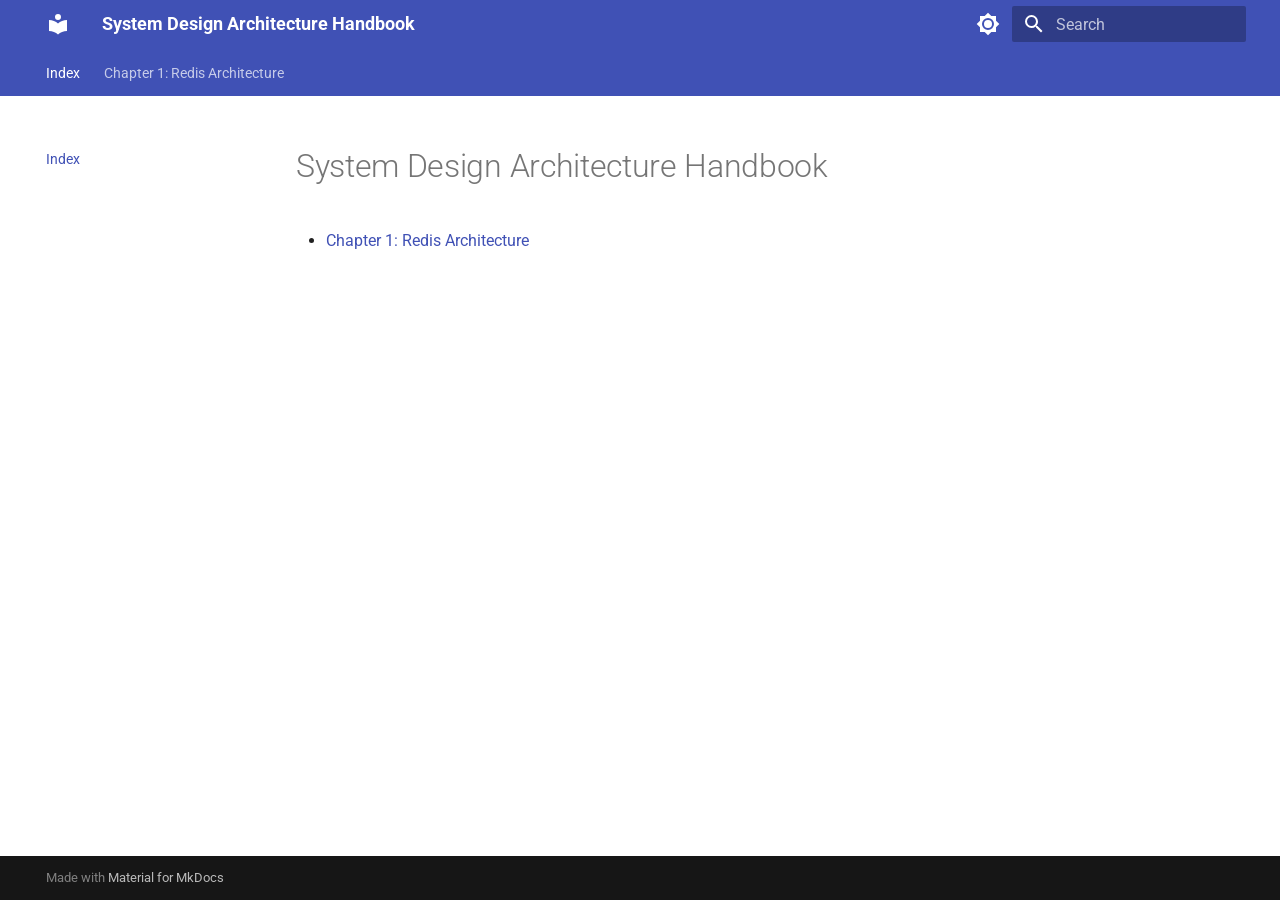
<file: index.html>
<!doctype html>
<html lang="en" class="no-js">
  <head>
    
      <meta charset="utf-8">
      <meta name="viewport" content="width=device-width,initial-scale=1">
      
      
      
      
      
        <link rel="next" href="chapter_1_redis_architecture/">
      
      
        
      
      
      <link rel="icon" href="assets/images/favicon.png">
      <meta name="generator" content="mkdocs-1.6.1, mkdocs-material-9.7.6">
    
    
      
        <title>System Design Architecture Handbook</title>
      
    
    
      <link rel="stylesheet" href="assets/stylesheets/main.484c7ddc.min.css">
      
        
        <link rel="stylesheet" href="assets/stylesheets/palette.ab4e12ef.min.css">
      
      


    
    
      
    
    
      
        
        
        <link rel="preconnect" href="https://fonts.gstatic.com" crossorigin>
        <link rel="stylesheet" href="https://fonts.googleapis.com/css?family=Roboto:300,300i,400,400i,700,700i%7CRoboto+Mono:400,400i,700,700i&display=fallback">
        <style>:root{--md-text-font:"Roboto";--md-code-font:"Roboto Mono"}</style>
      
    
    
    <script>__md_scope=new URL(".",location),__md_hash=e=>[...e].reduce(((e,_)=>(e<<5)-e+_.charCodeAt(0)),0),__md_get=(e,_=localStorage,t=__md_scope)=>JSON.parse(_.getItem(t.pathname+"."+e)),__md_set=(e,_,t=localStorage,a=__md_scope)=>{try{t.setItem(a.pathname+"."+e,JSON.stringify(_))}catch(e){}}</script>
    
      

    
    
  </head>
  
  
    
    
      
    
    
    
    
    <body dir="ltr" data-md-color-scheme="default" data-md-color-primary="indigo" data-md-color-accent="indigo">
  
    
    <input class="md-toggle" data-md-toggle="drawer" type="checkbox" id="__drawer" autocomplete="off">
    <input class="md-toggle" data-md-toggle="search" type="checkbox" id="__search" autocomplete="off">
    <label class="md-overlay" for="__drawer"></label>
    <div data-md-component="skip">
      
        
        <a href="#system-design-architecture-handbook" class="md-skip">
          Skip to content
        </a>
      
    </div>
    <div data-md-component="announce">
      
    </div>
    
    
      

<header class="md-header" data-md-component="header">
  <nav class="md-header__inner md-grid" aria-label="Header">
    <a href="." title="System Design Architecture Handbook" class="md-header__button md-logo" aria-label="System Design Architecture Handbook" data-md-component="logo">
      
  
  <svg xmlns="http://www.w3.org/2000/svg" viewBox="0 0 24 24"><path d="M12 8a3 3 0 0 0 3-3 3 3 0 0 0-3-3 3 3 0 0 0-3 3 3 3 0 0 0 3 3m0 3.54C9.64 9.35 6.5 8 3 8v11c3.5 0 6.64 1.35 9 3.54 2.36-2.19 5.5-3.54 9-3.54V8c-3.5 0-6.64 1.35-9 3.54"/></svg>

    </a>
    <label class="md-header__button md-icon" for="__drawer">
      
      <svg xmlns="http://www.w3.org/2000/svg" viewBox="0 0 24 24"><path d="M3 6h18v2H3zm0 5h18v2H3zm0 5h18v2H3z"/></svg>
    </label>
    <div class="md-header__title" data-md-component="header-title">
      <div class="md-header__ellipsis">
        <div class="md-header__topic">
          <span class="md-ellipsis">
            System Design Architecture Handbook
          </span>
        </div>
        <div class="md-header__topic" data-md-component="header-topic">
          <span class="md-ellipsis">
            
              Index
            
          </span>
        </div>
      </div>
    </div>
    
      
        <form class="md-header__option" data-md-component="palette">
  
    
    
    
    <input class="md-option" data-md-color-media="" data-md-color-scheme="default" data-md-color-primary="indigo" data-md-color-accent="indigo"  aria-label="Switch to dark mode"  type="radio" name="__palette" id="__palette_0">
    
      <label class="md-header__button md-icon" title="Switch to dark mode" for="__palette_1" hidden>
        <svg xmlns="http://www.w3.org/2000/svg" viewBox="0 0 24 24"><path d="M12 8a4 4 0 0 0-4 4 4 4 0 0 0 4 4 4 4 0 0 0 4-4 4 4 0 0 0-4-4m0 10a6 6 0 0 1-6-6 6 6 0 0 1 6-6 6 6 0 0 1 6 6 6 6 0 0 1-6 6m8-9.31V4h-4.69L12 .69 8.69 4H4v4.69L.69 12 4 15.31V20h4.69L12 23.31 15.31 20H20v-4.69L23.31 12z"/></svg>
      </label>
    
  
    
    
    
    <input class="md-option" data-md-color-media="" data-md-color-scheme="slate" data-md-color-primary="indigo" data-md-color-accent="indigo"  aria-label="Switch to light mode"  type="radio" name="__palette" id="__palette_1">
    
      <label class="md-header__button md-icon" title="Switch to light mode" for="__palette_0" hidden>
        <svg xmlns="http://www.w3.org/2000/svg" viewBox="0 0 24 24"><path d="M12 18c-.89 0-1.74-.2-2.5-.55C11.56 16.5 13 14.42 13 12s-1.44-4.5-3.5-5.45C10.26 6.2 11.11 6 12 6a6 6 0 0 1 6 6 6 6 0 0 1-6 6m8-9.31V4h-4.69L12 .69 8.69 4H4v4.69L.69 12 4 15.31V20h4.69L12 23.31 15.31 20H20v-4.69L23.31 12z"/></svg>
      </label>
    
  
</form>
      
    
    
      <script>var palette=__md_get("__palette");if(palette&&palette.color){if("(prefers-color-scheme)"===palette.color.media){var media=matchMedia("(prefers-color-scheme: light)"),input=document.querySelector(media.matches?"[data-md-color-media='(prefers-color-scheme: light)']":"[data-md-color-media='(prefers-color-scheme: dark)']");palette.color.media=input.getAttribute("data-md-color-media"),palette.color.scheme=input.getAttribute("data-md-color-scheme"),palette.color.primary=input.getAttribute("data-md-color-primary"),palette.color.accent=input.getAttribute("data-md-color-accent")}for(var[key,value]of Object.entries(palette.color))document.body.setAttribute("data-md-color-"+key,value)}</script>
    
    
    
      
      
        <label class="md-header__button md-icon" for="__search">
          
          <svg xmlns="http://www.w3.org/2000/svg" viewBox="0 0 24 24"><path d="M9.5 3A6.5 6.5 0 0 1 16 9.5c0 1.61-.59 3.09-1.56 4.23l.27.27h.79l5 5-1.5 1.5-5-5v-.79l-.27-.27A6.52 6.52 0 0 1 9.5 16 6.5 6.5 0 0 1 3 9.5 6.5 6.5 0 0 1 9.5 3m0 2C7 5 5 7 5 9.5S7 14 9.5 14 14 12 14 9.5 12 5 9.5 5"/></svg>
        </label>
        <div class="md-search" data-md-component="search" role="dialog">
  <label class="md-search__overlay" for="__search"></label>
  <div class="md-search__inner" role="search">
    <form class="md-search__form" name="search">
      <input type="text" class="md-search__input" name="query" aria-label="Search" placeholder="Search" autocapitalize="off" autocorrect="off" autocomplete="off" spellcheck="false" data-md-component="search-query" required>
      <label class="md-search__icon md-icon" for="__search">
        
        <svg xmlns="http://www.w3.org/2000/svg" viewBox="0 0 24 24"><path d="M9.5 3A6.5 6.5 0 0 1 16 9.5c0 1.61-.59 3.09-1.56 4.23l.27.27h.79l5 5-1.5 1.5-5-5v-.79l-.27-.27A6.52 6.52 0 0 1 9.5 16 6.5 6.5 0 0 1 3 9.5 6.5 6.5 0 0 1 9.5 3m0 2C7 5 5 7 5 9.5S7 14 9.5 14 14 12 14 9.5 12 5 9.5 5"/></svg>
        
        <svg xmlns="http://www.w3.org/2000/svg" viewBox="0 0 24 24"><path d="M20 11v2H8l5.5 5.5-1.42 1.42L4.16 12l7.92-7.92L13.5 5.5 8 11z"/></svg>
      </label>
      <nav class="md-search__options" aria-label="Search">
        
        <button type="reset" class="md-search__icon md-icon" title="Clear" aria-label="Clear" tabindex="-1">
          
          <svg xmlns="http://www.w3.org/2000/svg" viewBox="0 0 24 24"><path d="M19 6.41 17.59 5 12 10.59 6.41 5 5 6.41 10.59 12 5 17.59 6.41 19 12 13.41 17.59 19 19 17.59 13.41 12z"/></svg>
        </button>
      </nav>
      
        <div class="md-search__suggest" data-md-component="search-suggest"></div>
      
    </form>
    <div class="md-search__output">
      <div class="md-search__scrollwrap" tabindex="0" data-md-scrollfix>
        <div class="md-search-result" data-md-component="search-result">
          <div class="md-search-result__meta">
            Initializing search
          </div>
          <ol class="md-search-result__list" role="presentation"></ol>
        </div>
      </div>
    </div>
  </div>
</div>
      
    
    
  </nav>
  
</header>
    
    <div class="md-container" data-md-component="container">
      
      
        
          
            
<nav class="md-tabs" aria-label="Tabs" data-md-component="tabs">
  <div class="md-grid">
    <ul class="md-tabs__list">
      
        
  
  
  
    
  
  
    <li class="md-tabs__item md-tabs__item--active">
      <a href="." class="md-tabs__link">
        
  
  
    
  
  Index

      </a>
    </li>
  

      
        
  
  
  
  
    <li class="md-tabs__item">
      <a href="chapter_1_redis_architecture/" class="md-tabs__link">
        
  
  
    
  
  Chapter 1: Redis Architecture

      </a>
    </li>
  

      
    </ul>
  </div>
</nav>
          
        
      
      <main class="md-main" data-md-component="main">
        <div class="md-main__inner md-grid">
          
            
              
              <div class="md-sidebar md-sidebar--primary" data-md-component="sidebar" data-md-type="navigation" >
                <div class="md-sidebar__scrollwrap">
                  <div class="md-sidebar__inner">
                    


  


  

<nav class="md-nav md-nav--primary md-nav--lifted md-nav--integrated" aria-label="Navigation" data-md-level="0">
  <label class="md-nav__title" for="__drawer">
    <a href="." title="System Design Architecture Handbook" class="md-nav__button md-logo" aria-label="System Design Architecture Handbook" data-md-component="logo">
      
  
  <svg xmlns="http://www.w3.org/2000/svg" viewBox="0 0 24 24"><path d="M12 8a3 3 0 0 0 3-3 3 3 0 0 0-3-3 3 3 0 0 0-3 3 3 3 0 0 0 3 3m0 3.54C9.64 9.35 6.5 8 3 8v11c3.5 0 6.64 1.35 9 3.54 2.36-2.19 5.5-3.54 9-3.54V8c-3.5 0-6.64 1.35-9 3.54"/></svg>

    </a>
    System Design Architecture Handbook
  </label>
  
  <ul class="md-nav__list" data-md-scrollfix>
    
      
      
  
  
    
  
  
  
    <li class="md-nav__item md-nav__item--active">
      
      <input class="md-nav__toggle md-toggle" type="checkbox" id="__toc">
      
      
        
      
      
      <a href="." class="md-nav__link md-nav__link--active">
        
  
  
  <span class="md-ellipsis">
    
  
    Index
  

    
  </span>
  
  

      </a>
      
    </li>
  

    
      
      
  
  
  
  
    <li class="md-nav__item">
      <a href="chapter_1_redis_architecture/" class="md-nav__link">
        
  
  
  <span class="md-ellipsis">
    
  
    Chapter 1: Redis Architecture
  

    
  </span>
  
  

      </a>
    </li>
  

    
  </ul>
</nav>
                  </div>
                </div>
              </div>
            
            
          
          
            <div class="md-content" data-md-component="content">
              
              <article class="md-content__inner md-typeset">
                
                  



<h1 id="system-design-architecture-handbook">System Design Architecture Handbook</h1>
<ul>
<li><a href="chapter_1_redis_architecture/">Chapter 1: Redis Architecture</a></li>
</ul>












                
              </article>
            </div>
          
          
<script>var target=document.getElementById(location.hash.slice(1));target&&target.name&&(target.checked=target.name.startsWith("__tabbed_"))</script>
        </div>
        
      </main>
      
        <footer class="md-footer">
  
  <div class="md-footer-meta md-typeset">
    <div class="md-footer-meta__inner md-grid">
      <div class="md-copyright">
  
  
    Made with
    <a href="https://squidfunk.github.io/mkdocs-material/" target="_blank" rel="noopener">
      Material for MkDocs
    </a>
  
</div>
      
    </div>
  </div>
</footer>
      
    </div>
    <div class="md-dialog" data-md-component="dialog">
      <div class="md-dialog__inner md-typeset"></div>
    </div>
    
    
    
      
      
      <script id="__config" type="application/json">{"annotate": null, "base": ".", "features": ["navigation.tabs", "navigation.sections", "toc.integrate", "search.suggest", "search.highlight", "content.code.copy", "content.code.annotate"], "search": "assets/javascripts/workers/search.2c215733.min.js", "tags": null, "translations": {"clipboard.copied": "Copied to clipboard", "clipboard.copy": "Copy to clipboard", "search.result.more.one": "1 more on this page", "search.result.more.other": "# more on this page", "search.result.none": "No matching documents", "search.result.one": "1 matching document", "search.result.other": "# matching documents", "search.result.placeholder": "Type to start searching", "search.result.term.missing": "Missing", "select.version": "Select version"}, "version": null}</script>
    
    
      <script src="assets/javascripts/bundle.79ae519e.min.js"></script>
      
    
  </body>
</html>
</file>
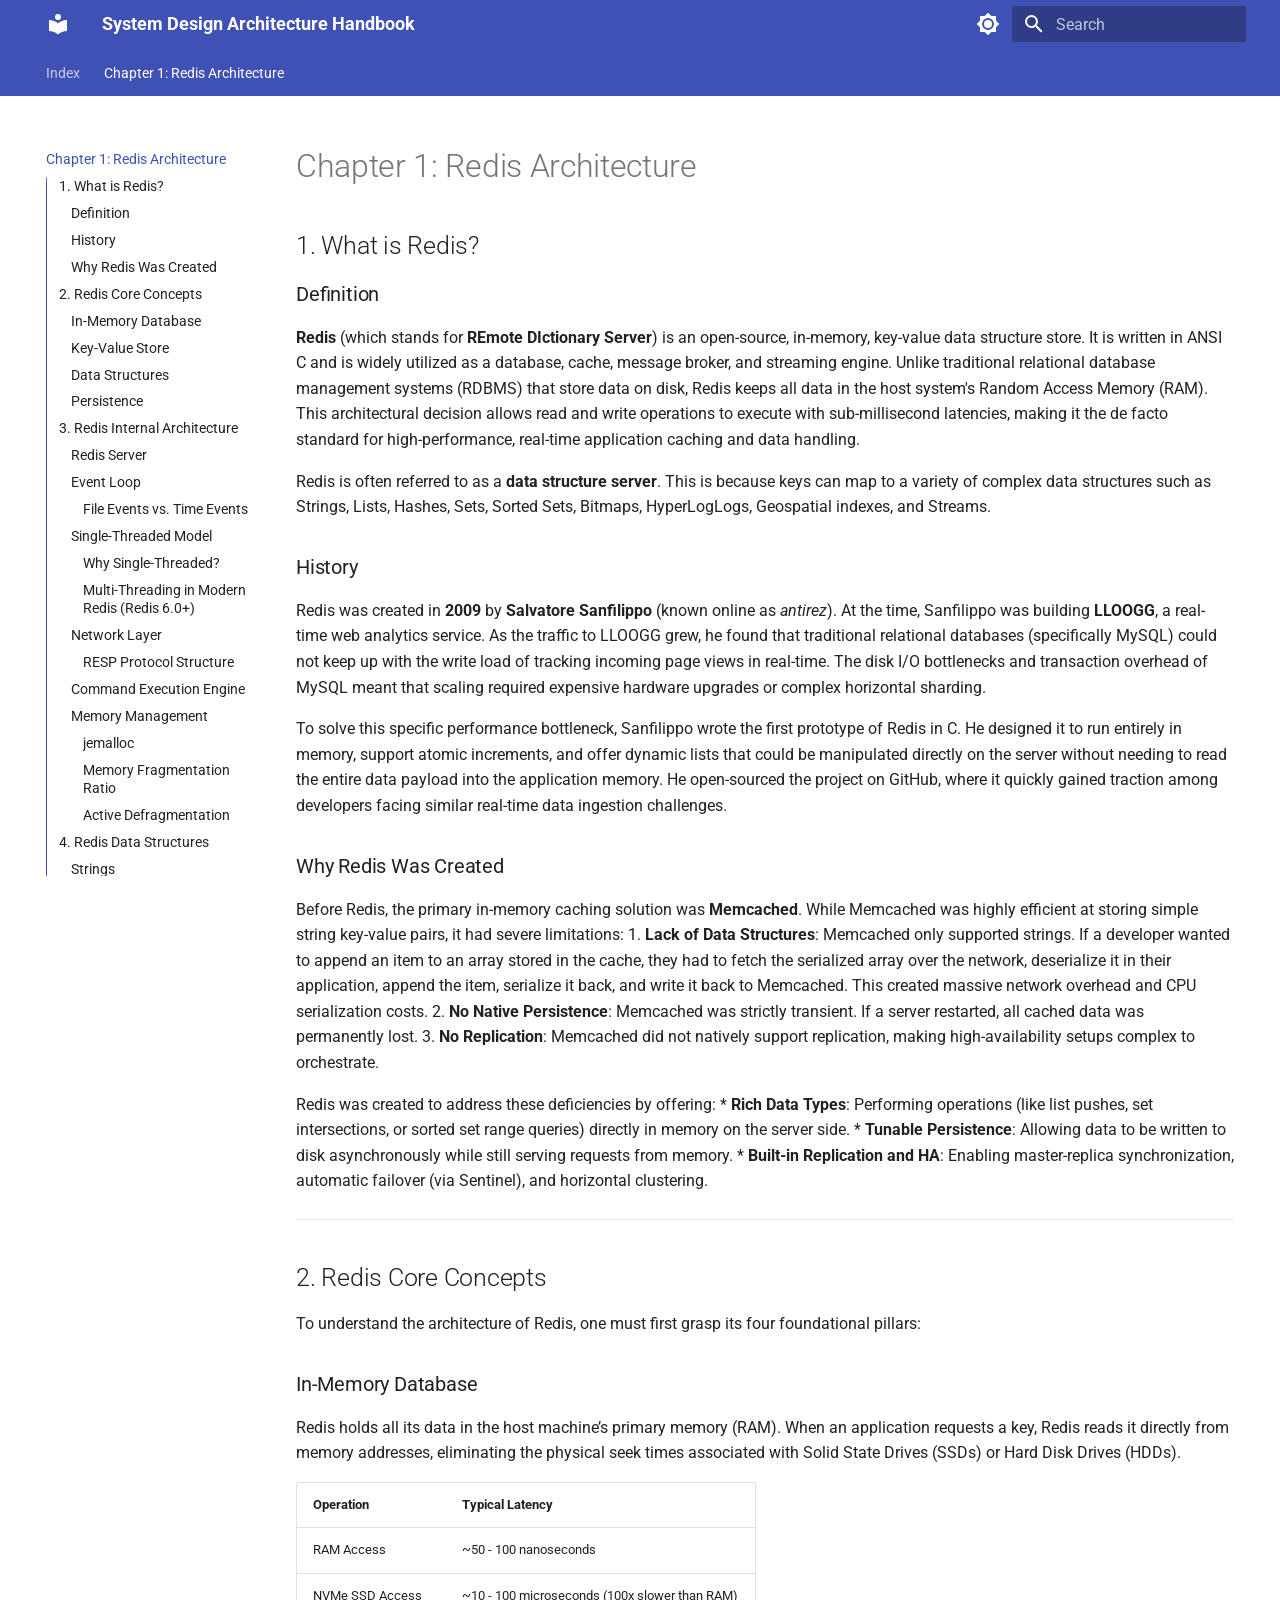
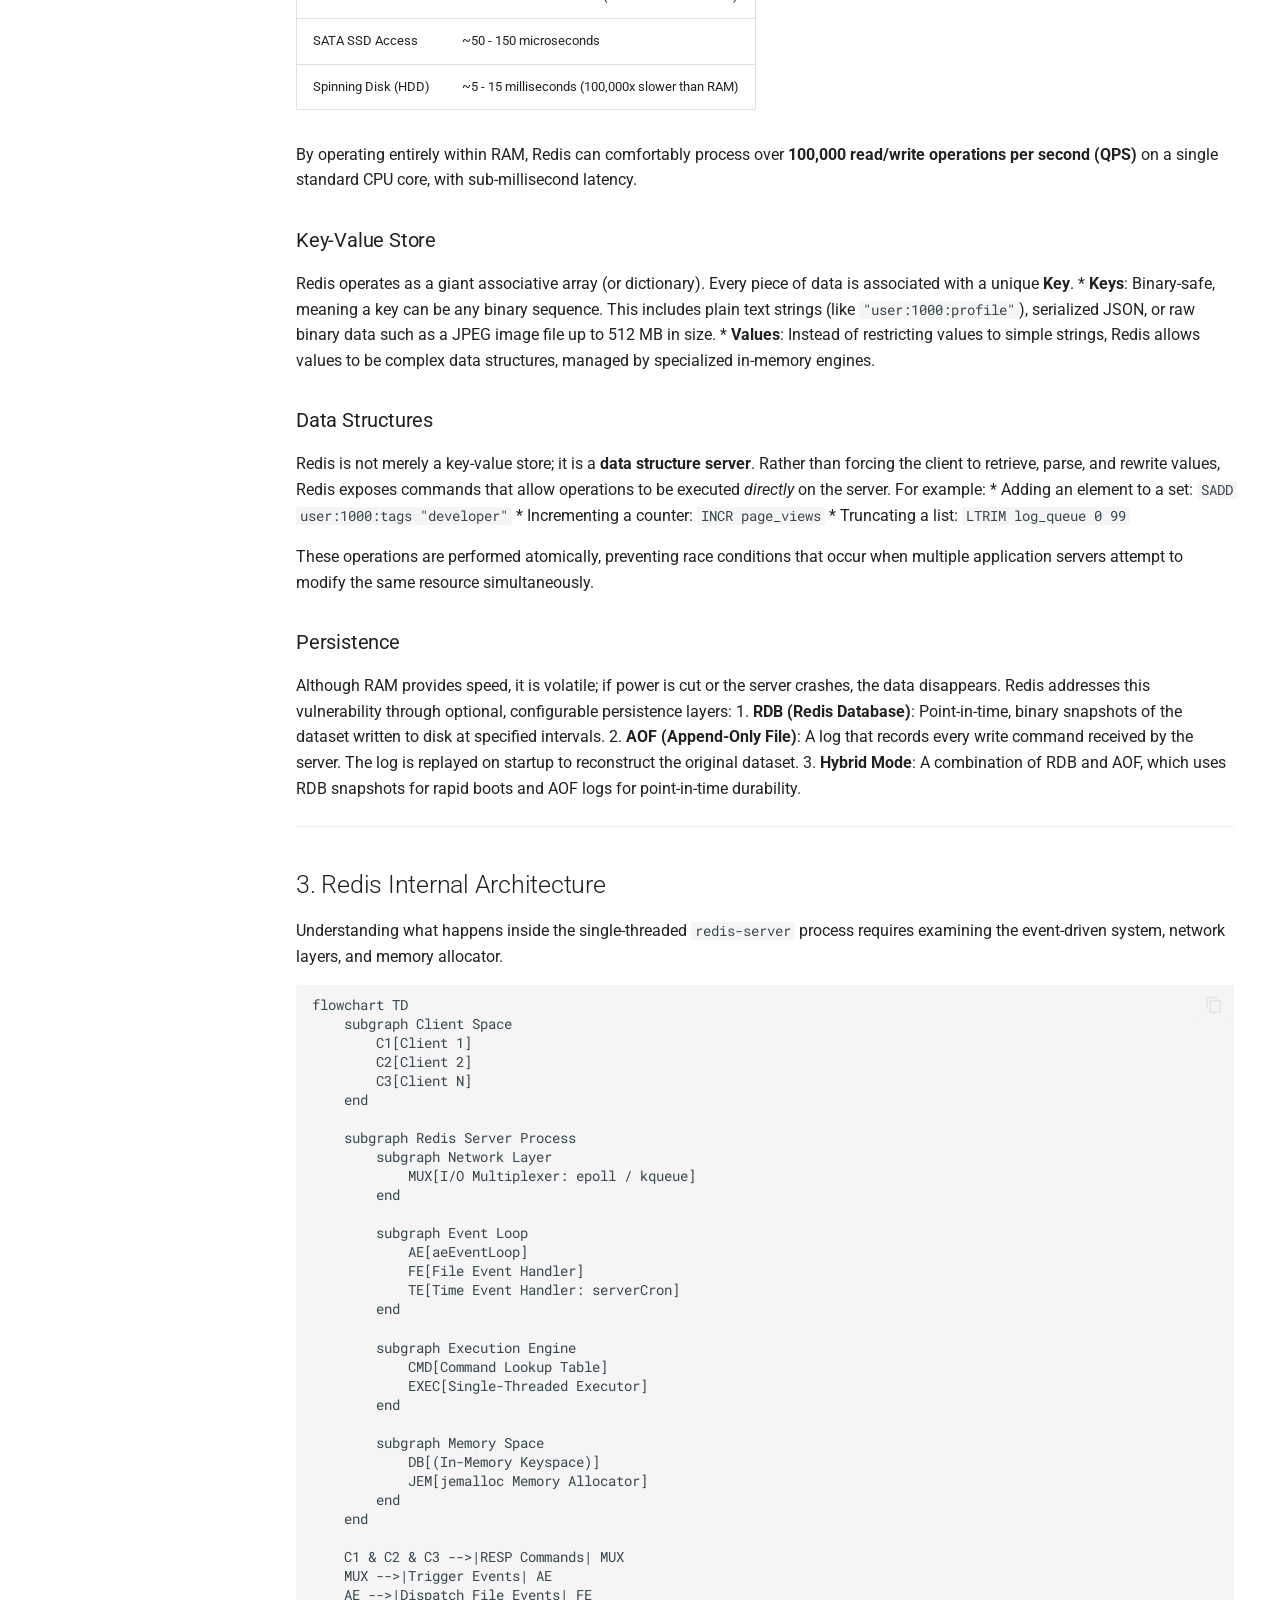
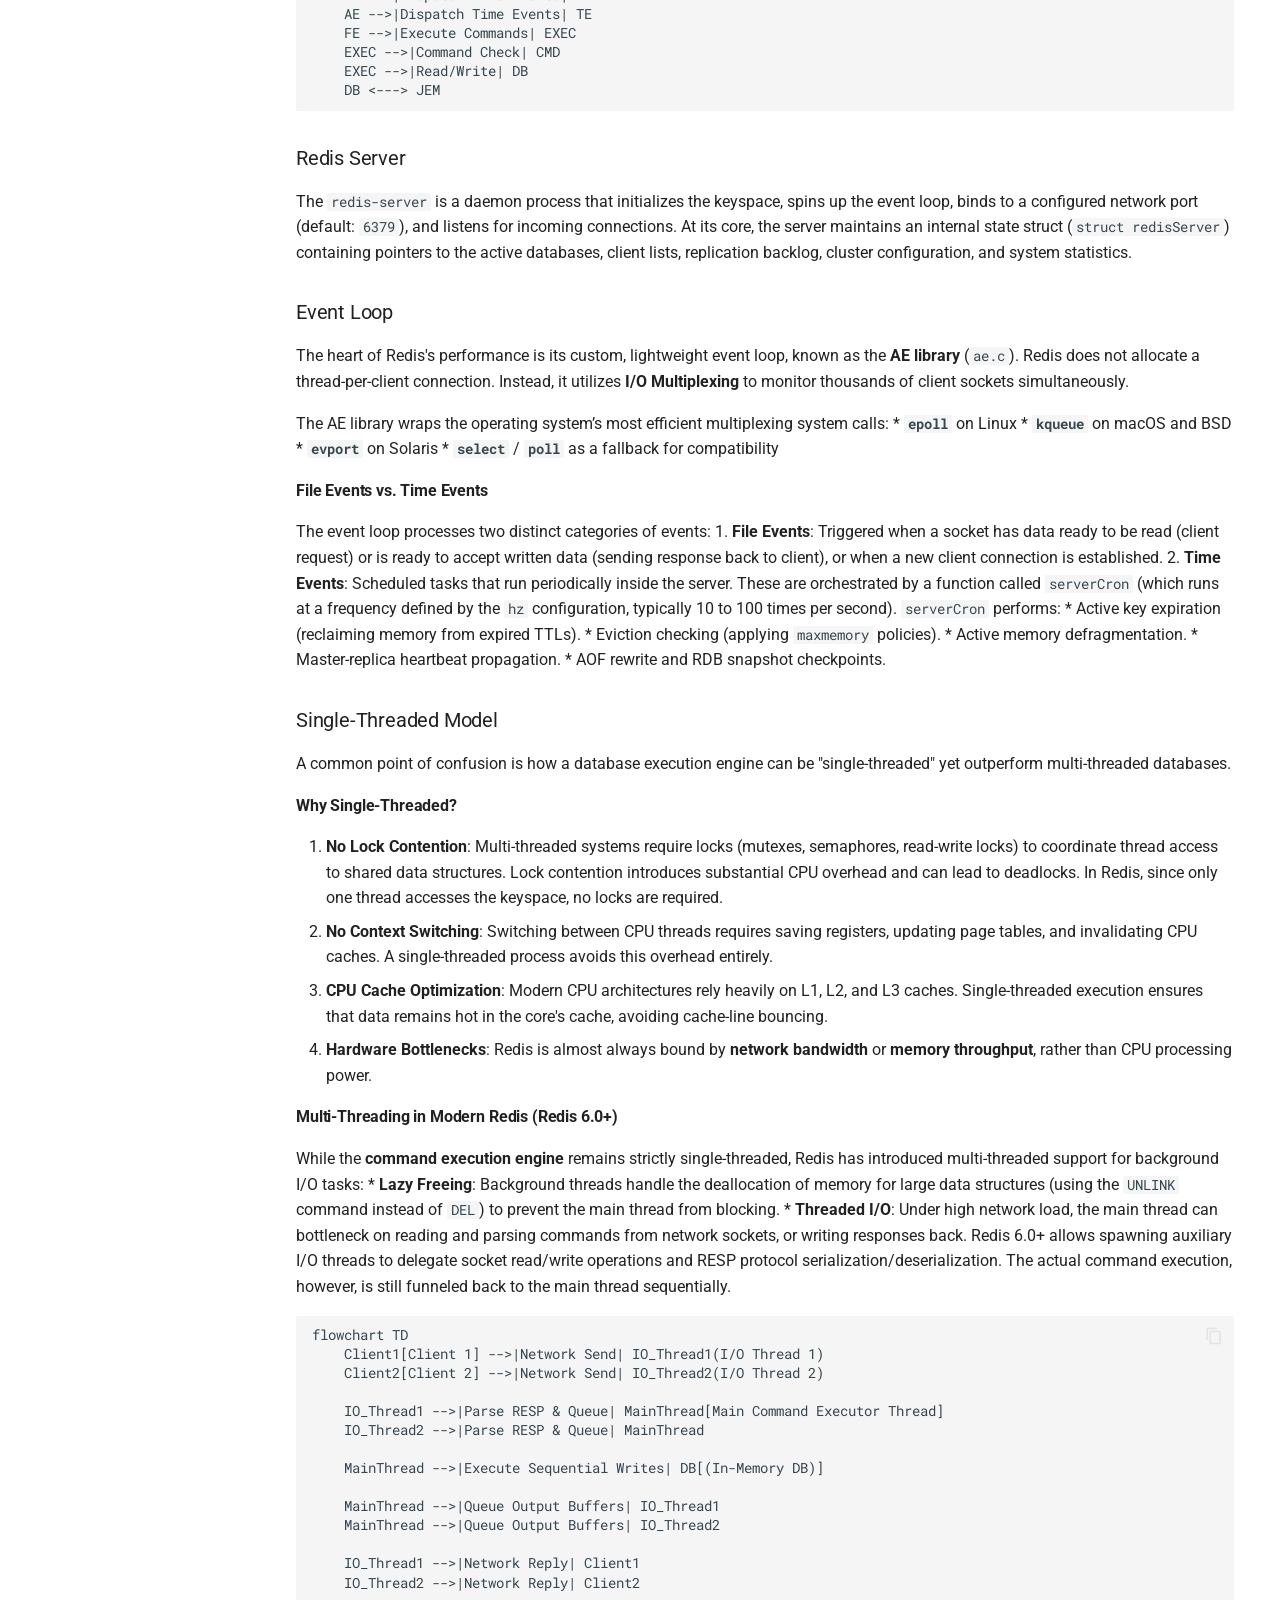
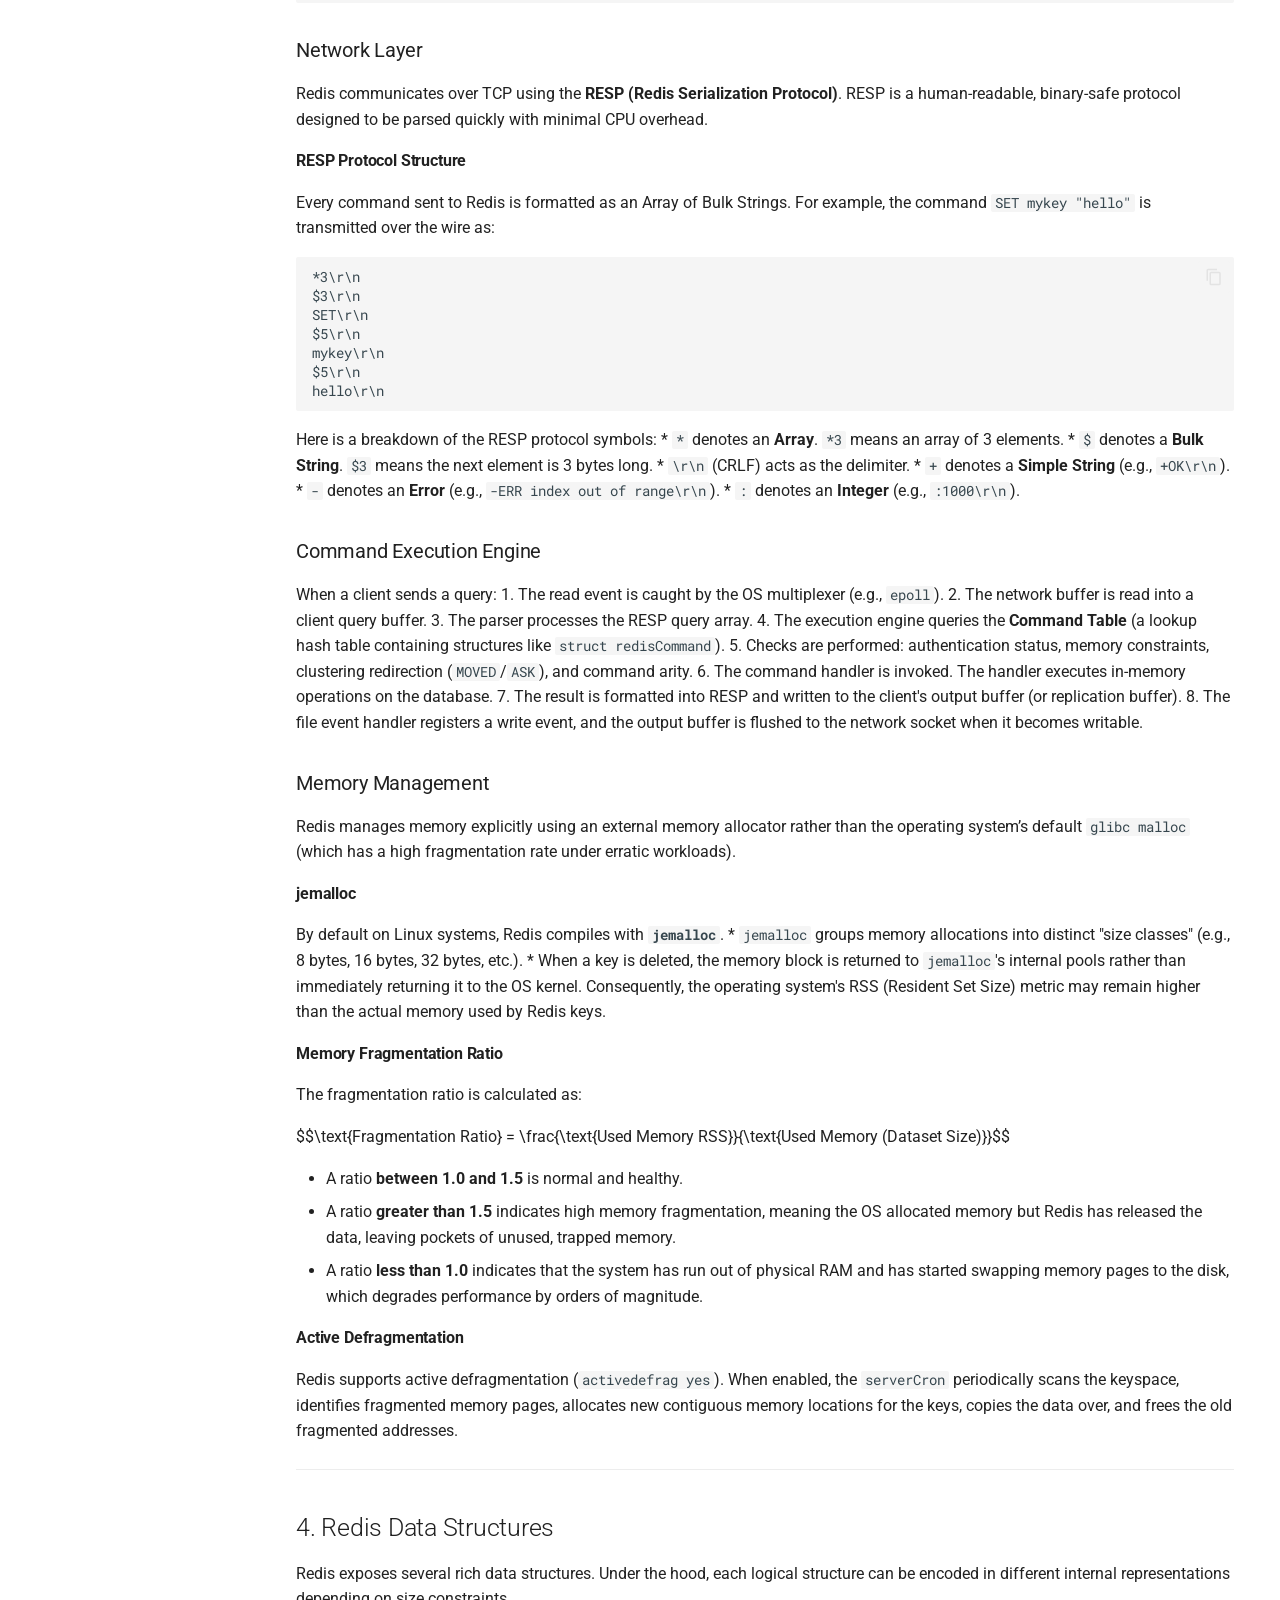
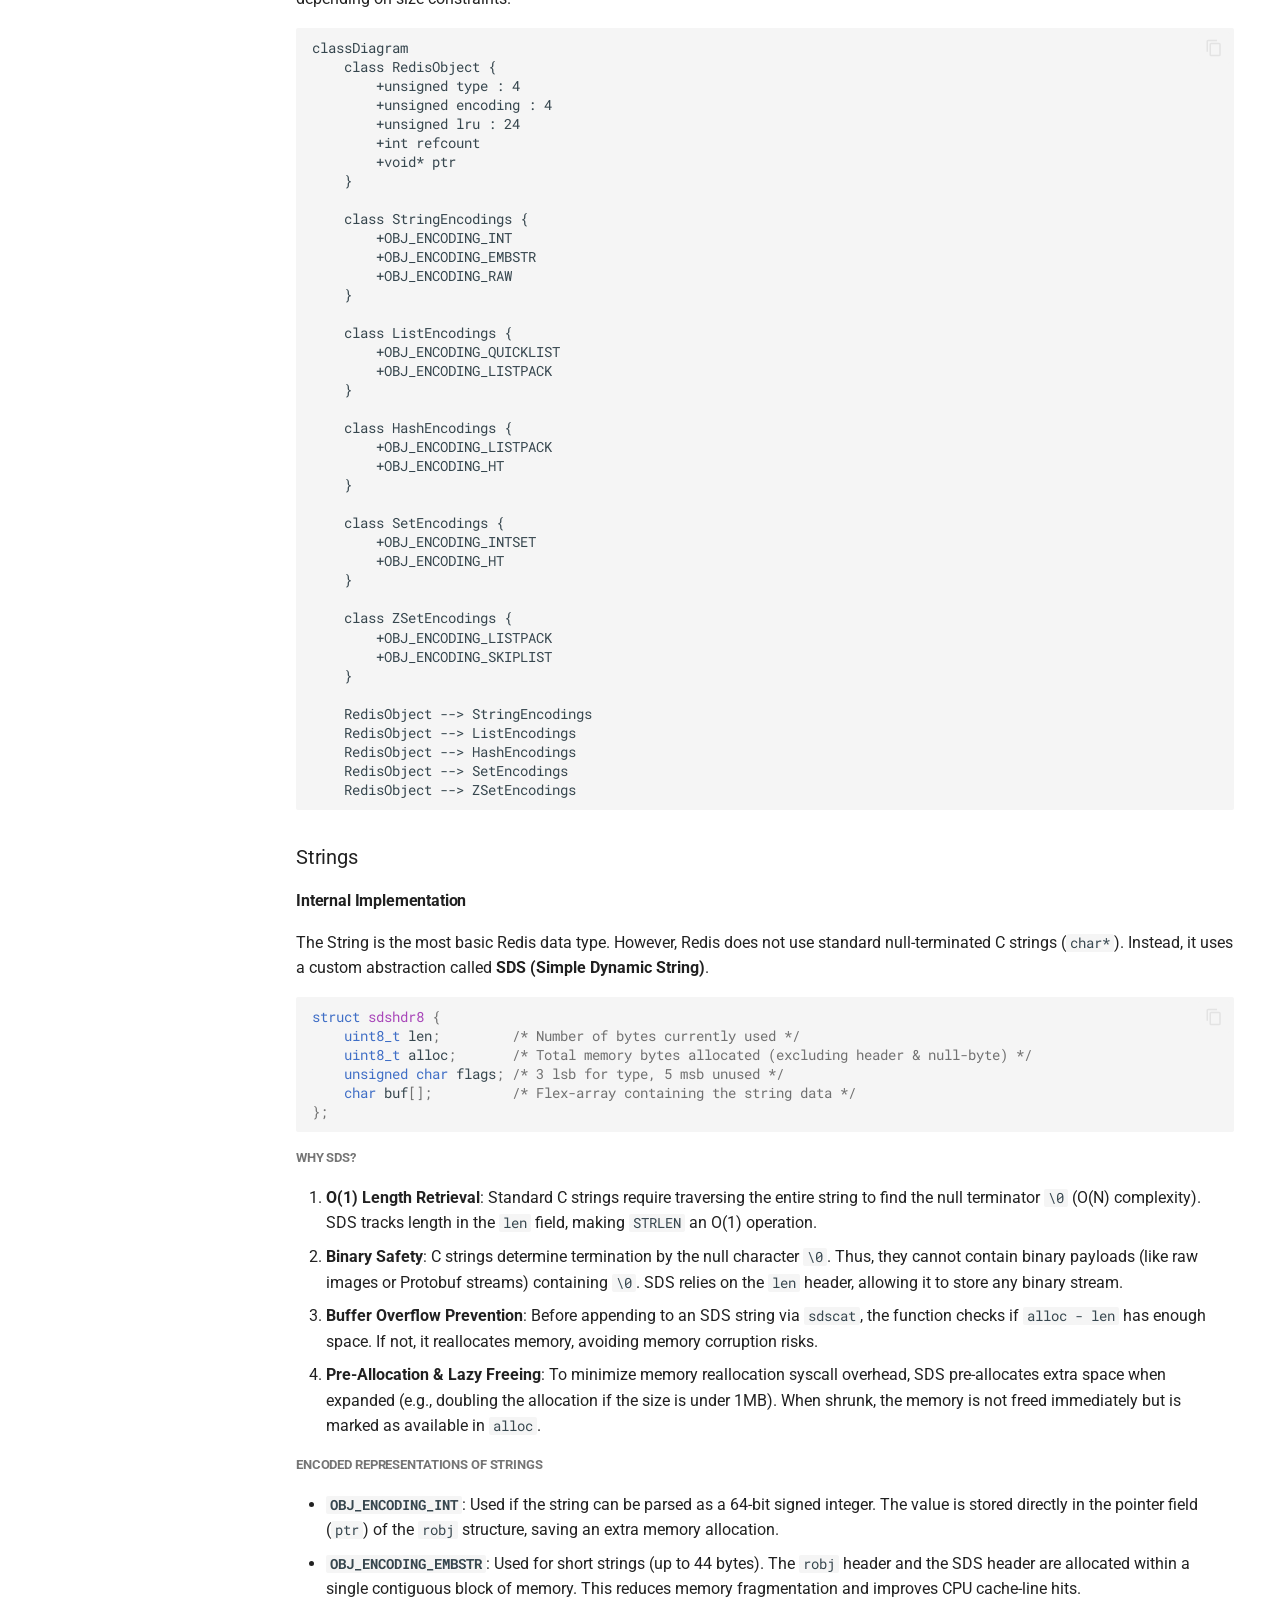
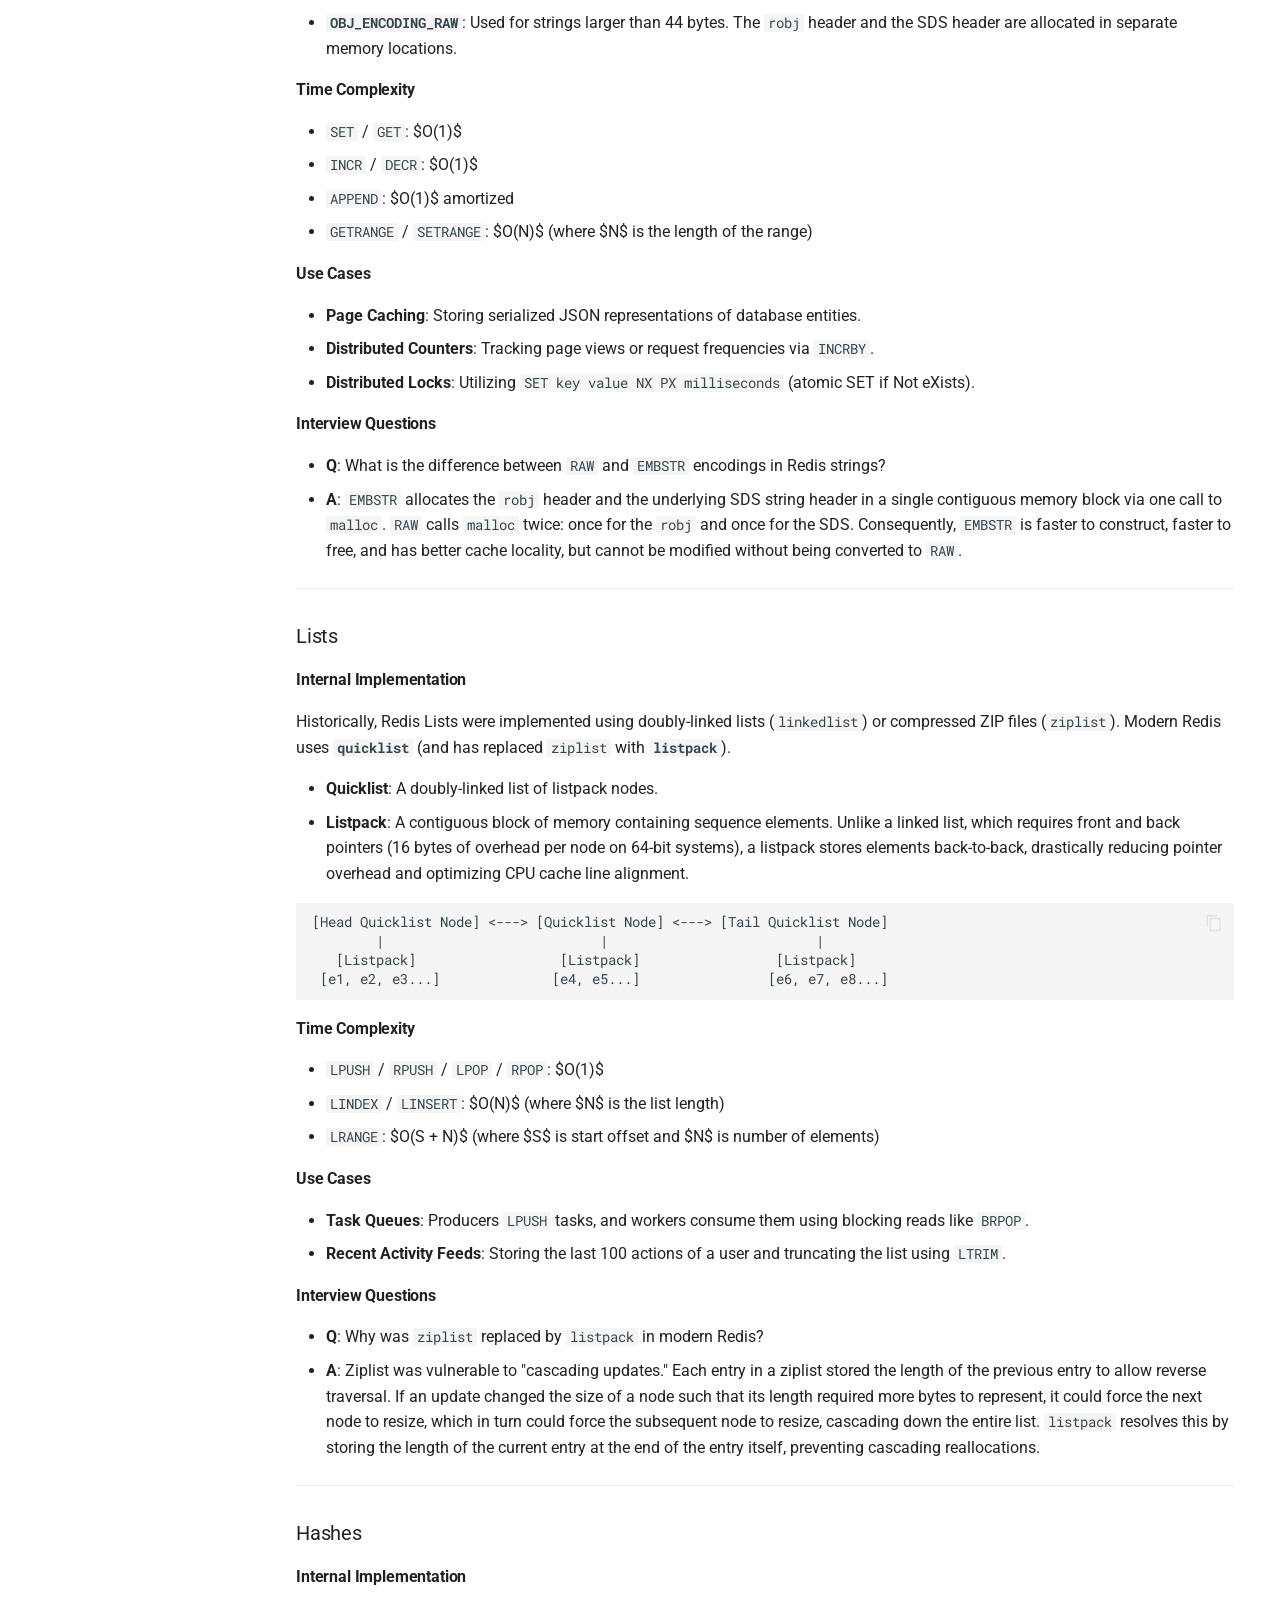
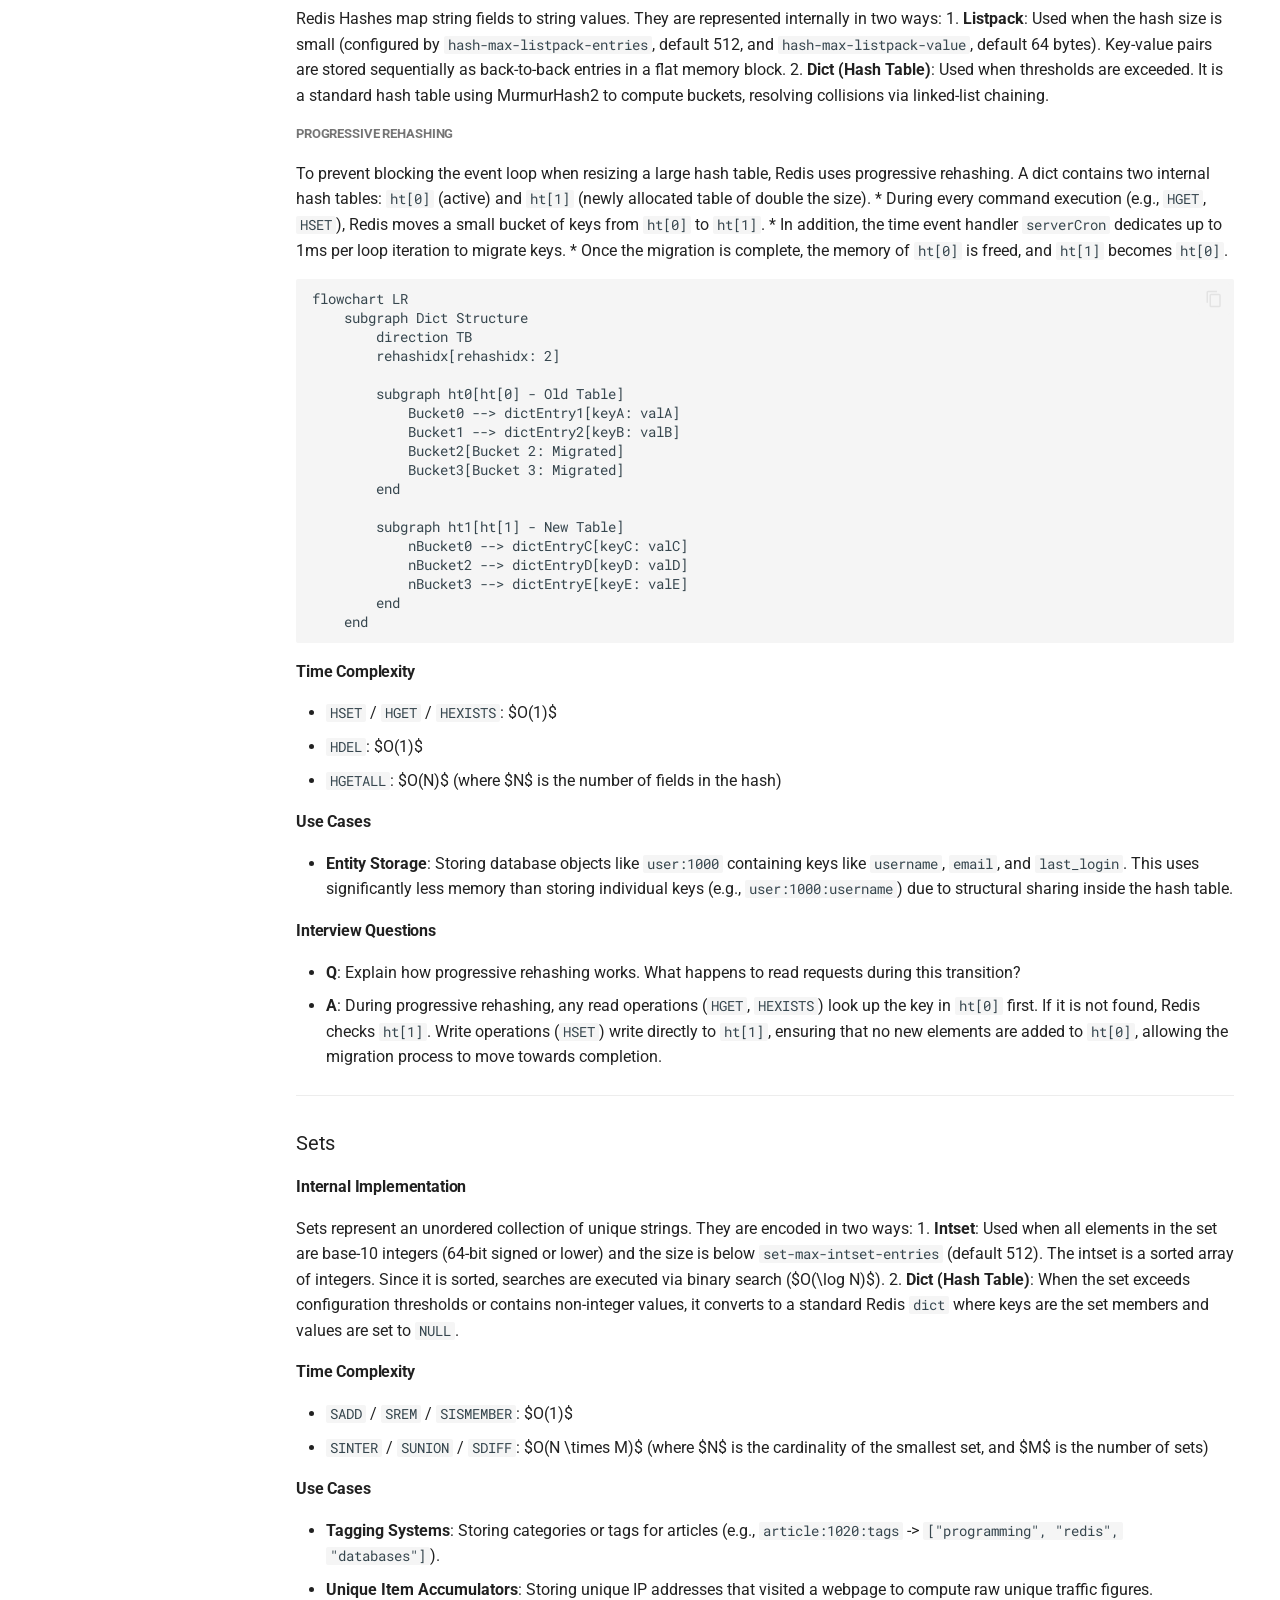
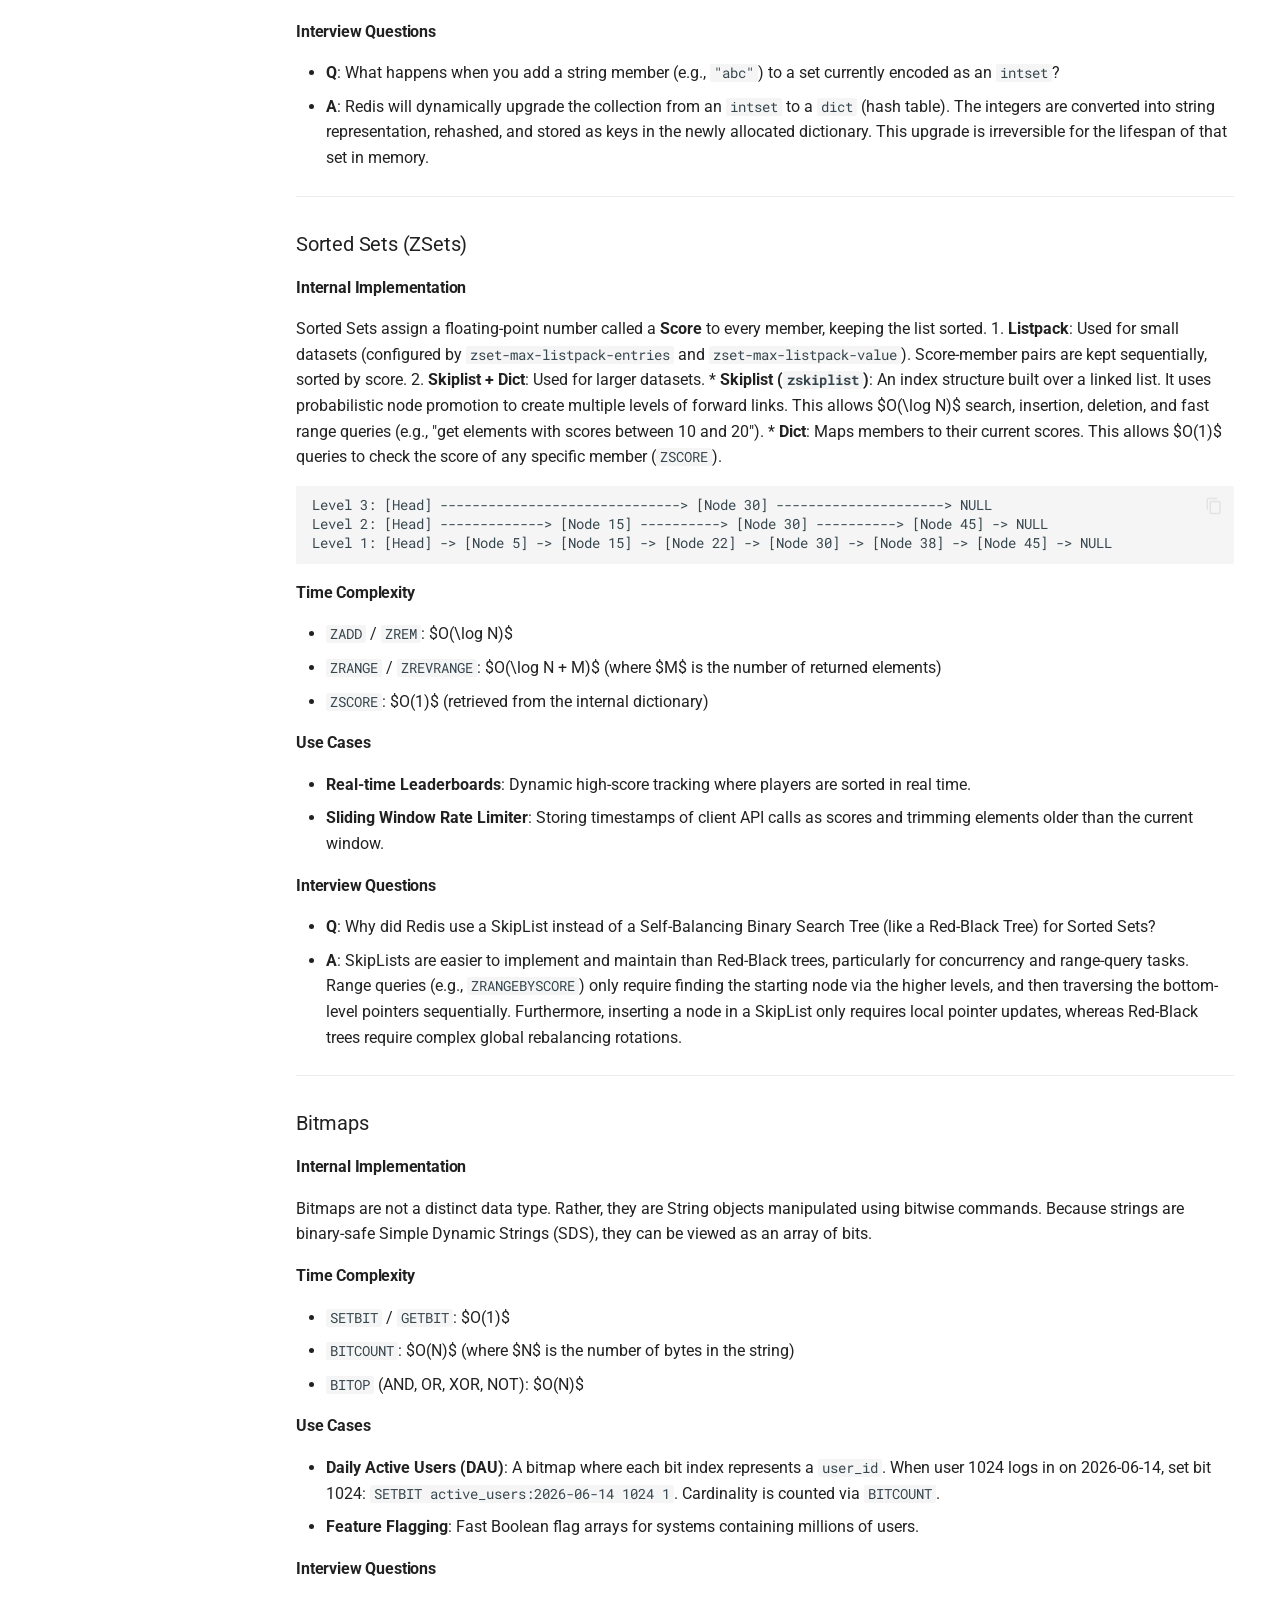
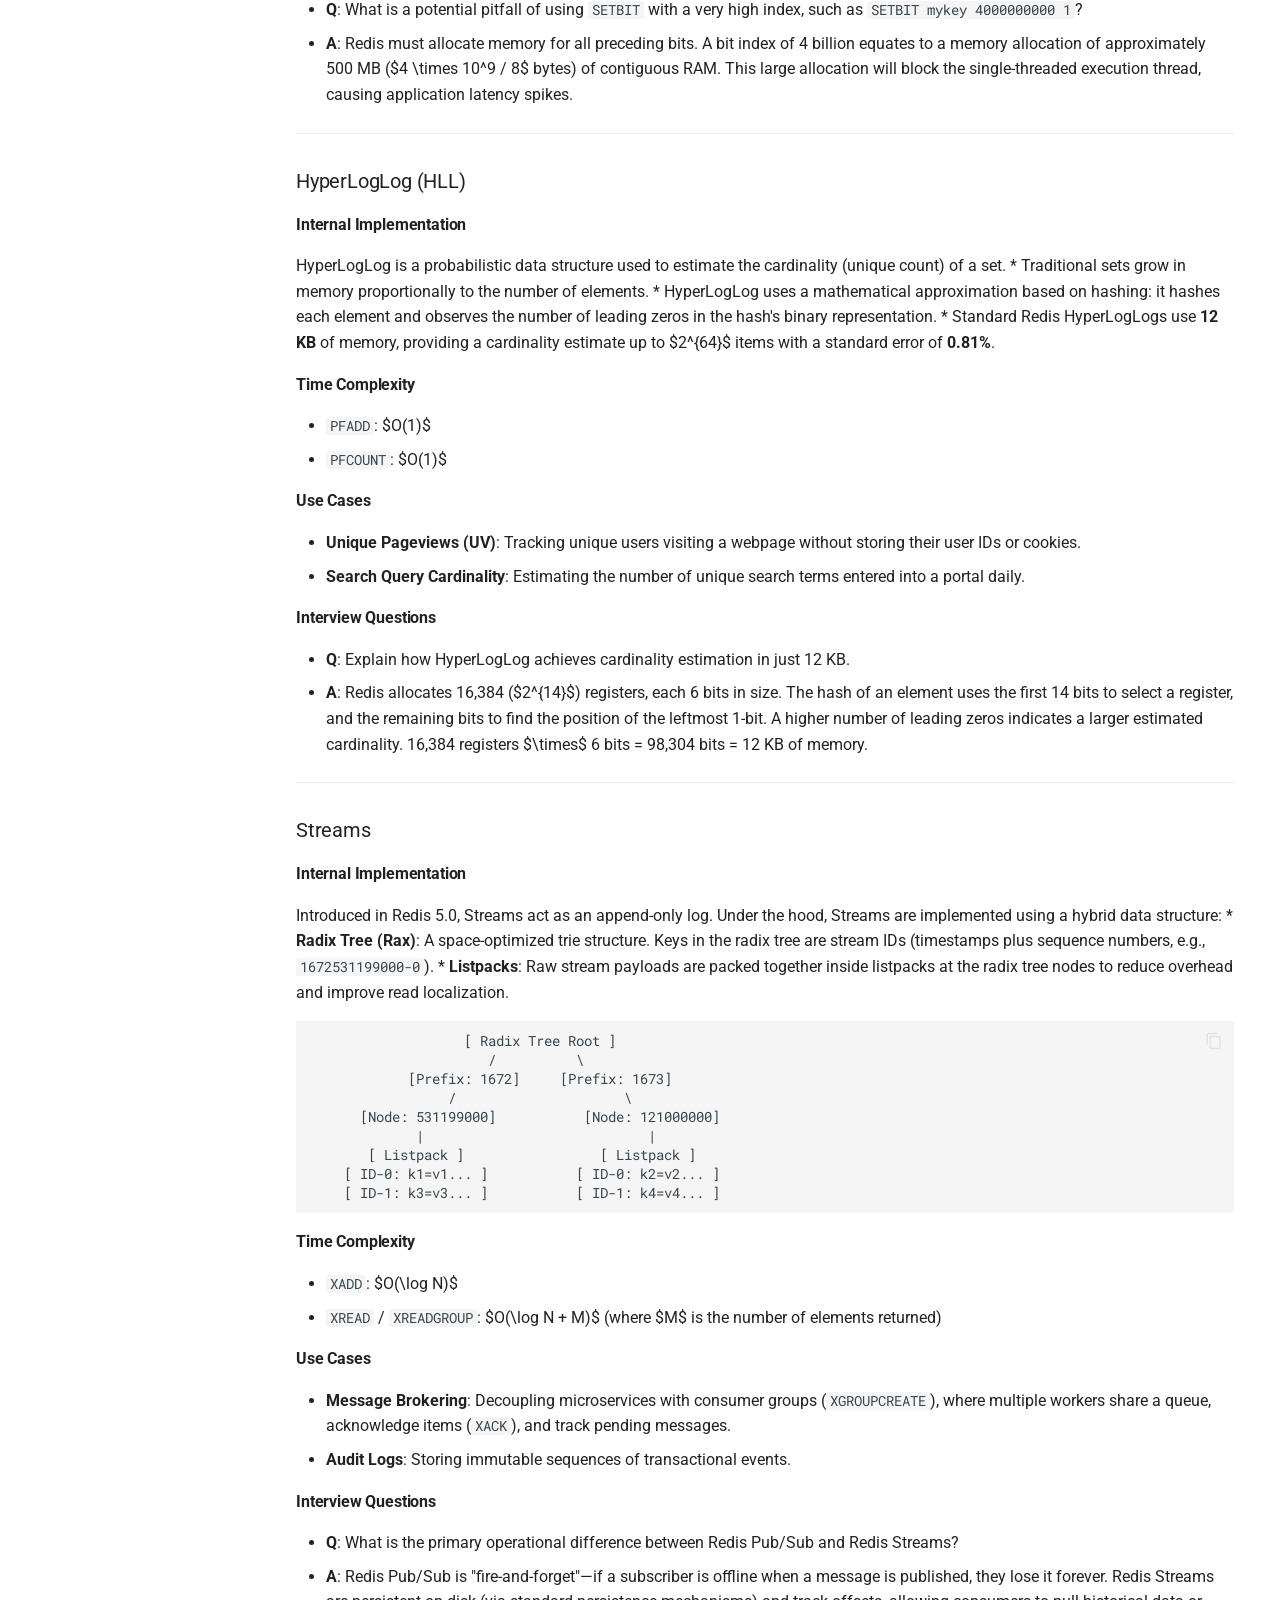
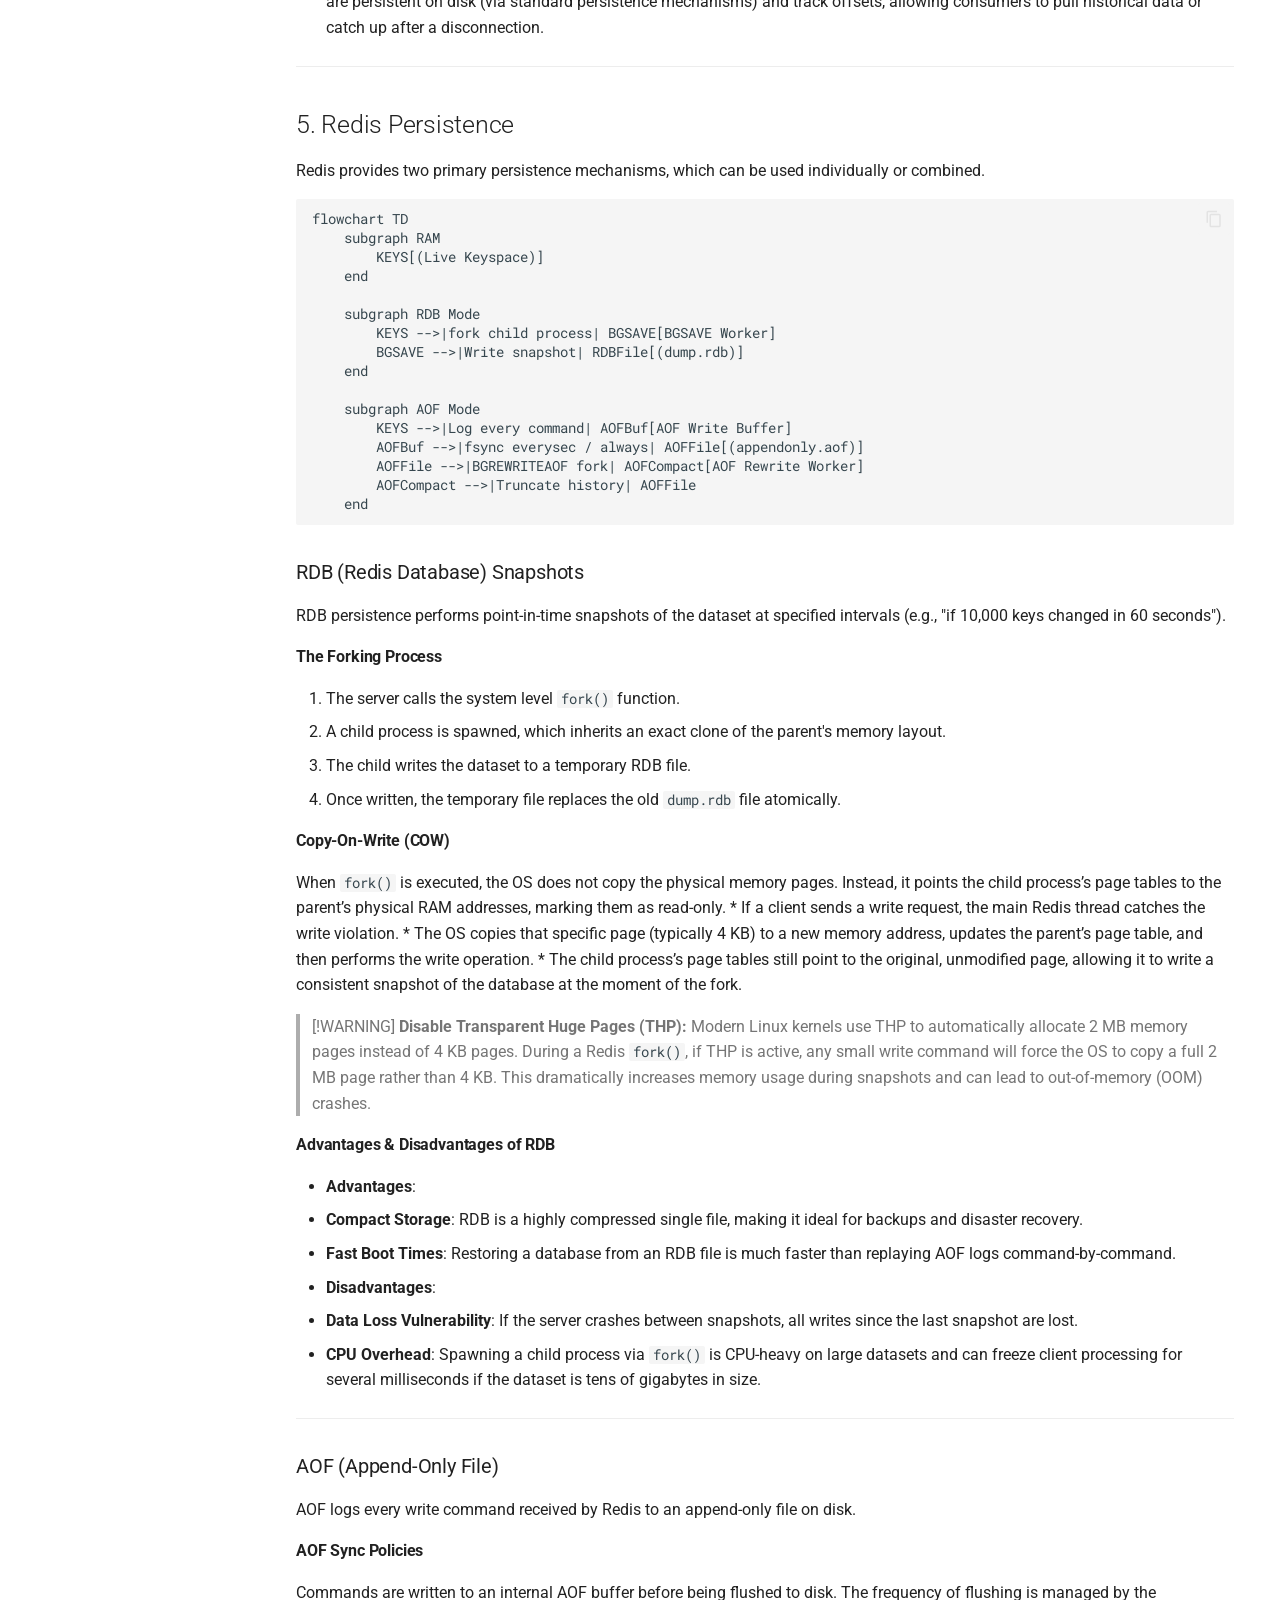
<file: chapter_1_redis_architecture/index.html>
<!doctype html>
<html lang="en" class="no-js">
  <head>
    
      <meta charset="utf-8">
      <meta name="viewport" content="width=device-width,initial-scale=1">
      
      
      
      
        <link rel="prev" href="..">
      
      
      
        
      
      
      <link rel="icon" href="../assets/images/favicon.png">
      <meta name="generator" content="mkdocs-1.6.1, mkdocs-material-9.7.6">
    
    
      
        <title>Chapter 1: Redis Architecture - System Design Architecture Handbook</title>
      
    
    
      <link rel="stylesheet" href="../assets/stylesheets/main.484c7ddc.min.css">
      
        
        <link rel="stylesheet" href="../assets/stylesheets/palette.ab4e12ef.min.css">
      
      


    
    
      
    
    
      
        
        
        <link rel="preconnect" href="https://fonts.gstatic.com" crossorigin>
        <link rel="stylesheet" href="https://fonts.googleapis.com/css?family=Roboto:300,300i,400,400i,700,700i%7CRoboto+Mono:400,400i,700,700i&display=fallback">
        <style>:root{--md-text-font:"Roboto";--md-code-font:"Roboto Mono"}</style>
      
    
    
    <script>__md_scope=new URL("..",location),__md_hash=e=>[...e].reduce(((e,_)=>(e<<5)-e+_.charCodeAt(0)),0),__md_get=(e,_=localStorage,t=__md_scope)=>JSON.parse(_.getItem(t.pathname+"."+e)),__md_set=(e,_,t=localStorage,a=__md_scope)=>{try{t.setItem(a.pathname+"."+e,JSON.stringify(_))}catch(e){}}</script>
    
      

    
    
  </head>
  
  
    
    
      
    
    
    
    
    <body dir="ltr" data-md-color-scheme="default" data-md-color-primary="indigo" data-md-color-accent="indigo">
  
    
    <input class="md-toggle" data-md-toggle="drawer" type="checkbox" id="__drawer" autocomplete="off">
    <input class="md-toggle" data-md-toggle="search" type="checkbox" id="__search" autocomplete="off">
    <label class="md-overlay" for="__drawer"></label>
    <div data-md-component="skip">
      
        
        <a href="#chapter-1-redis-architecture" class="md-skip">
          Skip to content
        </a>
      
    </div>
    <div data-md-component="announce">
      
    </div>
    
    
      

<header class="md-header" data-md-component="header">
  <nav class="md-header__inner md-grid" aria-label="Header">
    <a href=".." title="System Design Architecture Handbook" class="md-header__button md-logo" aria-label="System Design Architecture Handbook" data-md-component="logo">
      
  
  <svg xmlns="http://www.w3.org/2000/svg" viewBox="0 0 24 24"><path d="M12 8a3 3 0 0 0 3-3 3 3 0 0 0-3-3 3 3 0 0 0-3 3 3 3 0 0 0 3 3m0 3.54C9.64 9.35 6.5 8 3 8v11c3.5 0 6.64 1.35 9 3.54 2.36-2.19 5.5-3.54 9-3.54V8c-3.5 0-6.64 1.35-9 3.54"/></svg>

    </a>
    <label class="md-header__button md-icon" for="__drawer">
      
      <svg xmlns="http://www.w3.org/2000/svg" viewBox="0 0 24 24"><path d="M3 6h18v2H3zm0 5h18v2H3zm0 5h18v2H3z"/></svg>
    </label>
    <div class="md-header__title" data-md-component="header-title">
      <div class="md-header__ellipsis">
        <div class="md-header__topic">
          <span class="md-ellipsis">
            System Design Architecture Handbook
          </span>
        </div>
        <div class="md-header__topic" data-md-component="header-topic">
          <span class="md-ellipsis">
            
              Chapter 1: Redis Architecture
            
          </span>
        </div>
      </div>
    </div>
    
      
        <form class="md-header__option" data-md-component="palette">
  
    
    
    
    <input class="md-option" data-md-color-media="" data-md-color-scheme="default" data-md-color-primary="indigo" data-md-color-accent="indigo"  aria-label="Switch to dark mode"  type="radio" name="__palette" id="__palette_0">
    
      <label class="md-header__button md-icon" title="Switch to dark mode" for="__palette_1" hidden>
        <svg xmlns="http://www.w3.org/2000/svg" viewBox="0 0 24 24"><path d="M12 8a4 4 0 0 0-4 4 4 4 0 0 0 4 4 4 4 0 0 0 4-4 4 4 0 0 0-4-4m0 10a6 6 0 0 1-6-6 6 6 0 0 1 6-6 6 6 0 0 1 6 6 6 6 0 0 1-6 6m8-9.31V4h-4.69L12 .69 8.69 4H4v4.69L.69 12 4 15.31V20h4.69L12 23.31 15.31 20H20v-4.69L23.31 12z"/></svg>
      </label>
    
  
    
    
    
    <input class="md-option" data-md-color-media="" data-md-color-scheme="slate" data-md-color-primary="indigo" data-md-color-accent="indigo"  aria-label="Switch to light mode"  type="radio" name="__palette" id="__palette_1">
    
      <label class="md-header__button md-icon" title="Switch to light mode" for="__palette_0" hidden>
        <svg xmlns="http://www.w3.org/2000/svg" viewBox="0 0 24 24"><path d="M12 18c-.89 0-1.74-.2-2.5-.55C11.56 16.5 13 14.42 13 12s-1.44-4.5-3.5-5.45C10.26 6.2 11.11 6 12 6a6 6 0 0 1 6 6 6 6 0 0 1-6 6m8-9.31V4h-4.69L12 .69 8.69 4H4v4.69L.69 12 4 15.31V20h4.69L12 23.31 15.31 20H20v-4.69L23.31 12z"/></svg>
      </label>
    
  
</form>
      
    
    
      <script>var palette=__md_get("__palette");if(palette&&palette.color){if("(prefers-color-scheme)"===palette.color.media){var media=matchMedia("(prefers-color-scheme: light)"),input=document.querySelector(media.matches?"[data-md-color-media='(prefers-color-scheme: light)']":"[data-md-color-media='(prefers-color-scheme: dark)']");palette.color.media=input.getAttribute("data-md-color-media"),palette.color.scheme=input.getAttribute("data-md-color-scheme"),palette.color.primary=input.getAttribute("data-md-color-primary"),palette.color.accent=input.getAttribute("data-md-color-accent")}for(var[key,value]of Object.entries(palette.color))document.body.setAttribute("data-md-color-"+key,value)}</script>
    
    
    
      
      
        <label class="md-header__button md-icon" for="__search">
          
          <svg xmlns="http://www.w3.org/2000/svg" viewBox="0 0 24 24"><path d="M9.5 3A6.5 6.5 0 0 1 16 9.5c0 1.61-.59 3.09-1.56 4.23l.27.27h.79l5 5-1.5 1.5-5-5v-.79l-.27-.27A6.52 6.52 0 0 1 9.5 16 6.5 6.5 0 0 1 3 9.5 6.5 6.5 0 0 1 9.5 3m0 2C7 5 5 7 5 9.5S7 14 9.5 14 14 12 14 9.5 12 5 9.5 5"/></svg>
        </label>
        <div class="md-search" data-md-component="search" role="dialog">
  <label class="md-search__overlay" for="__search"></label>
  <div class="md-search__inner" role="search">
    <form class="md-search__form" name="search">
      <input type="text" class="md-search__input" name="query" aria-label="Search" placeholder="Search" autocapitalize="off" autocorrect="off" autocomplete="off" spellcheck="false" data-md-component="search-query" required>
      <label class="md-search__icon md-icon" for="__search">
        
        <svg xmlns="http://www.w3.org/2000/svg" viewBox="0 0 24 24"><path d="M9.5 3A6.5 6.5 0 0 1 16 9.5c0 1.61-.59 3.09-1.56 4.23l.27.27h.79l5 5-1.5 1.5-5-5v-.79l-.27-.27A6.52 6.52 0 0 1 9.5 16 6.5 6.5 0 0 1 3 9.5 6.5 6.5 0 0 1 9.5 3m0 2C7 5 5 7 5 9.5S7 14 9.5 14 14 12 14 9.5 12 5 9.5 5"/></svg>
        
        <svg xmlns="http://www.w3.org/2000/svg" viewBox="0 0 24 24"><path d="M20 11v2H8l5.5 5.5-1.42 1.42L4.16 12l7.92-7.92L13.5 5.5 8 11z"/></svg>
      </label>
      <nav class="md-search__options" aria-label="Search">
        
        <button type="reset" class="md-search__icon md-icon" title="Clear" aria-label="Clear" tabindex="-1">
          
          <svg xmlns="http://www.w3.org/2000/svg" viewBox="0 0 24 24"><path d="M19 6.41 17.59 5 12 10.59 6.41 5 5 6.41 10.59 12 5 17.59 6.41 19 12 13.41 17.59 19 19 17.59 13.41 12z"/></svg>
        </button>
      </nav>
      
        <div class="md-search__suggest" data-md-component="search-suggest"></div>
      
    </form>
    <div class="md-search__output">
      <div class="md-search__scrollwrap" tabindex="0" data-md-scrollfix>
        <div class="md-search-result" data-md-component="search-result">
          <div class="md-search-result__meta">
            Initializing search
          </div>
          <ol class="md-search-result__list" role="presentation"></ol>
        </div>
      </div>
    </div>
  </div>
</div>
      
    
    
  </nav>
  
</header>
    
    <div class="md-container" data-md-component="container">
      
      
        
          
            
<nav class="md-tabs" aria-label="Tabs" data-md-component="tabs">
  <div class="md-grid">
    <ul class="md-tabs__list">
      
        
  
  
  
  
    <li class="md-tabs__item">
      <a href=".." class="md-tabs__link">
        
  
  
    
  
  Index

      </a>
    </li>
  

      
        
  
  
  
    
  
  
    <li class="md-tabs__item md-tabs__item--active">
      <a href="./" class="md-tabs__link">
        
  
  
    
  
  Chapter 1: Redis Architecture

      </a>
    </li>
  

      
    </ul>
  </div>
</nav>
          
        
      
      <main class="md-main" data-md-component="main">
        <div class="md-main__inner md-grid">
          
            
              
              <div class="md-sidebar md-sidebar--primary" data-md-component="sidebar" data-md-type="navigation" >
                <div class="md-sidebar__scrollwrap">
                  <div class="md-sidebar__inner">
                    


  


  

<nav class="md-nav md-nav--primary md-nav--lifted md-nav--integrated" aria-label="Navigation" data-md-level="0">
  <label class="md-nav__title" for="__drawer">
    <a href=".." title="System Design Architecture Handbook" class="md-nav__button md-logo" aria-label="System Design Architecture Handbook" data-md-component="logo">
      
  
  <svg xmlns="http://www.w3.org/2000/svg" viewBox="0 0 24 24"><path d="M12 8a3 3 0 0 0 3-3 3 3 0 0 0-3-3 3 3 0 0 0-3 3 3 3 0 0 0 3 3m0 3.54C9.64 9.35 6.5 8 3 8v11c3.5 0 6.64 1.35 9 3.54 2.36-2.19 5.5-3.54 9-3.54V8c-3.5 0-6.64 1.35-9 3.54"/></svg>

    </a>
    System Design Architecture Handbook
  </label>
  
  <ul class="md-nav__list" data-md-scrollfix>
    
      
      
  
  
  
  
    <li class="md-nav__item">
      <a href=".." class="md-nav__link">
        
  
  
  <span class="md-ellipsis">
    
  
    Index
  

    
  </span>
  
  

      </a>
    </li>
  

    
      
      
  
  
    
  
  
  
    <li class="md-nav__item md-nav__item--active">
      
      <input class="md-nav__toggle md-toggle" type="checkbox" id="__toc">
      
      
        
      
      
        <label class="md-nav__link md-nav__link--active" for="__toc">
          
  
  
  <span class="md-ellipsis">
    
  
    Chapter 1: Redis Architecture
  

    
  </span>
  
  

          <span class="md-nav__icon md-icon"></span>
        </label>
      
      <a href="./" class="md-nav__link md-nav__link--active">
        
  
  
  <span class="md-ellipsis">
    
  
    Chapter 1: Redis Architecture
  

    
  </span>
  
  

      </a>
      
        

<nav class="md-nav md-nav--secondary" aria-label="Table of contents">
  
  
  
    
  
  
    <label class="md-nav__title" for="__toc">
      <span class="md-nav__icon md-icon"></span>
      Table of contents
    </label>
    <ul class="md-nav__list" data-md-component="toc" data-md-scrollfix>
      
        <li class="md-nav__item">
  <a href="#1-what-is-redis" class="md-nav__link">
    <span class="md-ellipsis">
      
        1. What is Redis?
      
    </span>
  </a>
  
    <nav class="md-nav" aria-label="1. What is Redis?">
      <ul class="md-nav__list">
        
          <li class="md-nav__item">
  <a href="#definition" class="md-nav__link">
    <span class="md-ellipsis">
      
        Definition
      
    </span>
  </a>
  
</li>
        
          <li class="md-nav__item">
  <a href="#history" class="md-nav__link">
    <span class="md-ellipsis">
      
        History
      
    </span>
  </a>
  
</li>
        
          <li class="md-nav__item">
  <a href="#why-redis-was-created" class="md-nav__link">
    <span class="md-ellipsis">
      
        Why Redis Was Created
      
    </span>
  </a>
  
</li>
        
      </ul>
    </nav>
  
</li>
      
        <li class="md-nav__item">
  <a href="#2-redis-core-concepts" class="md-nav__link">
    <span class="md-ellipsis">
      
        2. Redis Core Concepts
      
    </span>
  </a>
  
    <nav class="md-nav" aria-label="2. Redis Core Concepts">
      <ul class="md-nav__list">
        
          <li class="md-nav__item">
  <a href="#in-memory-database" class="md-nav__link">
    <span class="md-ellipsis">
      
        In-Memory Database
      
    </span>
  </a>
  
</li>
        
          <li class="md-nav__item">
  <a href="#key-value-store" class="md-nav__link">
    <span class="md-ellipsis">
      
        Key-Value Store
      
    </span>
  </a>
  
</li>
        
          <li class="md-nav__item">
  <a href="#data-structures" class="md-nav__link">
    <span class="md-ellipsis">
      
        Data Structures
      
    </span>
  </a>
  
</li>
        
          <li class="md-nav__item">
  <a href="#persistence" class="md-nav__link">
    <span class="md-ellipsis">
      
        Persistence
      
    </span>
  </a>
  
</li>
        
      </ul>
    </nav>
  
</li>
      
        <li class="md-nav__item">
  <a href="#3-redis-internal-architecture" class="md-nav__link">
    <span class="md-ellipsis">
      
        3. Redis Internal Architecture
      
    </span>
  </a>
  
    <nav class="md-nav" aria-label="3. Redis Internal Architecture">
      <ul class="md-nav__list">
        
          <li class="md-nav__item">
  <a href="#redis-server" class="md-nav__link">
    <span class="md-ellipsis">
      
        Redis Server
      
    </span>
  </a>
  
</li>
        
          <li class="md-nav__item">
  <a href="#event-loop" class="md-nav__link">
    <span class="md-ellipsis">
      
        Event Loop
      
    </span>
  </a>
  
    <nav class="md-nav" aria-label="Event Loop">
      <ul class="md-nav__list">
        
          <li class="md-nav__item">
  <a href="#file-events-vs-time-events" class="md-nav__link">
    <span class="md-ellipsis">
      
        File Events vs. Time Events
      
    </span>
  </a>
  
</li>
        
      </ul>
    </nav>
  
</li>
        
          <li class="md-nav__item">
  <a href="#single-threaded-model" class="md-nav__link">
    <span class="md-ellipsis">
      
        Single-Threaded Model
      
    </span>
  </a>
  
    <nav class="md-nav" aria-label="Single-Threaded Model">
      <ul class="md-nav__list">
        
          <li class="md-nav__item">
  <a href="#why-single-threaded" class="md-nav__link">
    <span class="md-ellipsis">
      
        Why Single-Threaded?
      
    </span>
  </a>
  
</li>
        
          <li class="md-nav__item">
  <a href="#multi-threading-in-modern-redis-redis-60" class="md-nav__link">
    <span class="md-ellipsis">
      
        Multi-Threading in Modern Redis (Redis 6.0+)
      
    </span>
  </a>
  
</li>
        
      </ul>
    </nav>
  
</li>
        
          <li class="md-nav__item">
  <a href="#network-layer" class="md-nav__link">
    <span class="md-ellipsis">
      
        Network Layer
      
    </span>
  </a>
  
    <nav class="md-nav" aria-label="Network Layer">
      <ul class="md-nav__list">
        
          <li class="md-nav__item">
  <a href="#resp-protocol-structure" class="md-nav__link">
    <span class="md-ellipsis">
      
        RESP Protocol Structure
      
    </span>
  </a>
  
</li>
        
      </ul>
    </nav>
  
</li>
        
          <li class="md-nav__item">
  <a href="#command-execution-engine" class="md-nav__link">
    <span class="md-ellipsis">
      
        Command Execution Engine
      
    </span>
  </a>
  
</li>
        
          <li class="md-nav__item">
  <a href="#memory-management" class="md-nav__link">
    <span class="md-ellipsis">
      
        Memory Management
      
    </span>
  </a>
  
    <nav class="md-nav" aria-label="Memory Management">
      <ul class="md-nav__list">
        
          <li class="md-nav__item">
  <a href="#jemalloc" class="md-nav__link">
    <span class="md-ellipsis">
      
        jemalloc
      
    </span>
  </a>
  
</li>
        
          <li class="md-nav__item">
  <a href="#memory-fragmentation-ratio" class="md-nav__link">
    <span class="md-ellipsis">
      
        Memory Fragmentation Ratio
      
    </span>
  </a>
  
</li>
        
          <li class="md-nav__item">
  <a href="#active-defragmentation" class="md-nav__link">
    <span class="md-ellipsis">
      
        Active Defragmentation
      
    </span>
  </a>
  
</li>
        
      </ul>
    </nav>
  
</li>
        
      </ul>
    </nav>
  
</li>
      
        <li class="md-nav__item">
  <a href="#4-redis-data-structures" class="md-nav__link">
    <span class="md-ellipsis">
      
        4. Redis Data Structures
      
    </span>
  </a>
  
    <nav class="md-nav" aria-label="4. Redis Data Structures">
      <ul class="md-nav__list">
        
          <li class="md-nav__item">
  <a href="#strings" class="md-nav__link">
    <span class="md-ellipsis">
      
        Strings
      
    </span>
  </a>
  
    <nav class="md-nav" aria-label="Strings">
      <ul class="md-nav__list">
        
          <li class="md-nav__item">
  <a href="#internal-implementation" class="md-nav__link">
    <span class="md-ellipsis">
      
        Internal Implementation
      
    </span>
  </a>
  
    <nav class="md-nav" aria-label="Internal Implementation">
      <ul class="md-nav__list">
        
          <li class="md-nav__item">
  <a href="#why-sds" class="md-nav__link">
    <span class="md-ellipsis">
      
        Why SDS?
      
    </span>
  </a>
  
</li>
        
          <li class="md-nav__item">
  <a href="#encoded-representations-of-strings" class="md-nav__link">
    <span class="md-ellipsis">
      
        Encoded Representations of Strings
      
    </span>
  </a>
  
</li>
        
      </ul>
    </nav>
  
</li>
        
          <li class="md-nav__item">
  <a href="#time-complexity" class="md-nav__link">
    <span class="md-ellipsis">
      
        Time Complexity
      
    </span>
  </a>
  
</li>
        
          <li class="md-nav__item">
  <a href="#use-cases" class="md-nav__link">
    <span class="md-ellipsis">
      
        Use Cases
      
    </span>
  </a>
  
</li>
        
          <li class="md-nav__item">
  <a href="#interview-questions" class="md-nav__link">
    <span class="md-ellipsis">
      
        Interview Questions
      
    </span>
  </a>
  
</li>
        
      </ul>
    </nav>
  
</li>
        
          <li class="md-nav__item">
  <a href="#lists" class="md-nav__link">
    <span class="md-ellipsis">
      
        Lists
      
    </span>
  </a>
  
    <nav class="md-nav" aria-label="Lists">
      <ul class="md-nav__list">
        
          <li class="md-nav__item">
  <a href="#internal-implementation_1" class="md-nav__link">
    <span class="md-ellipsis">
      
        Internal Implementation
      
    </span>
  </a>
  
</li>
        
          <li class="md-nav__item">
  <a href="#time-complexity_1" class="md-nav__link">
    <span class="md-ellipsis">
      
        Time Complexity
      
    </span>
  </a>
  
</li>
        
          <li class="md-nav__item">
  <a href="#use-cases_1" class="md-nav__link">
    <span class="md-ellipsis">
      
        Use Cases
      
    </span>
  </a>
  
</li>
        
          <li class="md-nav__item">
  <a href="#interview-questions_1" class="md-nav__link">
    <span class="md-ellipsis">
      
        Interview Questions
      
    </span>
  </a>
  
</li>
        
      </ul>
    </nav>
  
</li>
        
          <li class="md-nav__item">
  <a href="#hashes" class="md-nav__link">
    <span class="md-ellipsis">
      
        Hashes
      
    </span>
  </a>
  
    <nav class="md-nav" aria-label="Hashes">
      <ul class="md-nav__list">
        
          <li class="md-nav__item">
  <a href="#internal-implementation_2" class="md-nav__link">
    <span class="md-ellipsis">
      
        Internal Implementation
      
    </span>
  </a>
  
    <nav class="md-nav" aria-label="Internal Implementation">
      <ul class="md-nav__list">
        
          <li class="md-nav__item">
  <a href="#progressive-rehashing" class="md-nav__link">
    <span class="md-ellipsis">
      
        Progressive Rehashing
      
    </span>
  </a>
  
</li>
        
      </ul>
    </nav>
  
</li>
        
          <li class="md-nav__item">
  <a href="#time-complexity_2" class="md-nav__link">
    <span class="md-ellipsis">
      
        Time Complexity
      
    </span>
  </a>
  
</li>
        
          <li class="md-nav__item">
  <a href="#use-cases_2" class="md-nav__link">
    <span class="md-ellipsis">
      
        Use Cases
      
    </span>
  </a>
  
</li>
        
          <li class="md-nav__item">
  <a href="#interview-questions_2" class="md-nav__link">
    <span class="md-ellipsis">
      
        Interview Questions
      
    </span>
  </a>
  
</li>
        
      </ul>
    </nav>
  
</li>
        
          <li class="md-nav__item">
  <a href="#sets" class="md-nav__link">
    <span class="md-ellipsis">
      
        Sets
      
    </span>
  </a>
  
    <nav class="md-nav" aria-label="Sets">
      <ul class="md-nav__list">
        
          <li class="md-nav__item">
  <a href="#internal-implementation_3" class="md-nav__link">
    <span class="md-ellipsis">
      
        Internal Implementation
      
    </span>
  </a>
  
</li>
        
          <li class="md-nav__item">
  <a href="#time-complexity_3" class="md-nav__link">
    <span class="md-ellipsis">
      
        Time Complexity
      
    </span>
  </a>
  
</li>
        
          <li class="md-nav__item">
  <a href="#use-cases_3" class="md-nav__link">
    <span class="md-ellipsis">
      
        Use Cases
      
    </span>
  </a>
  
</li>
        
          <li class="md-nav__item">
  <a href="#interview-questions_3" class="md-nav__link">
    <span class="md-ellipsis">
      
        Interview Questions
      
    </span>
  </a>
  
</li>
        
      </ul>
    </nav>
  
</li>
        
          <li class="md-nav__item">
  <a href="#sorted-sets-zsets" class="md-nav__link">
    <span class="md-ellipsis">
      
        Sorted Sets (ZSets)
      
    </span>
  </a>
  
    <nav class="md-nav" aria-label="Sorted Sets (ZSets)">
      <ul class="md-nav__list">
        
          <li class="md-nav__item">
  <a href="#internal-implementation_4" class="md-nav__link">
    <span class="md-ellipsis">
      
        Internal Implementation
      
    </span>
  </a>
  
</li>
        
          <li class="md-nav__item">
  <a href="#time-complexity_4" class="md-nav__link">
    <span class="md-ellipsis">
      
        Time Complexity
      
    </span>
  </a>
  
</li>
        
          <li class="md-nav__item">
  <a href="#use-cases_4" class="md-nav__link">
    <span class="md-ellipsis">
      
        Use Cases
      
    </span>
  </a>
  
</li>
        
          <li class="md-nav__item">
  <a href="#interview-questions_4" class="md-nav__link">
    <span class="md-ellipsis">
      
        Interview Questions
      
    </span>
  </a>
  
</li>
        
      </ul>
    </nav>
  
</li>
        
          <li class="md-nav__item">
  <a href="#bitmaps" class="md-nav__link">
    <span class="md-ellipsis">
      
        Bitmaps
      
    </span>
  </a>
  
    <nav class="md-nav" aria-label="Bitmaps">
      <ul class="md-nav__list">
        
          <li class="md-nav__item">
  <a href="#internal-implementation_5" class="md-nav__link">
    <span class="md-ellipsis">
      
        Internal Implementation
      
    </span>
  </a>
  
</li>
        
          <li class="md-nav__item">
  <a href="#time-complexity_5" class="md-nav__link">
    <span class="md-ellipsis">
      
        Time Complexity
      
    </span>
  </a>
  
</li>
        
          <li class="md-nav__item">
  <a href="#use-cases_5" class="md-nav__link">
    <span class="md-ellipsis">
      
        Use Cases
      
    </span>
  </a>
  
</li>
        
          <li class="md-nav__item">
  <a href="#interview-questions_5" class="md-nav__link">
    <span class="md-ellipsis">
      
        Interview Questions
      
    </span>
  </a>
  
</li>
        
      </ul>
    </nav>
  
</li>
        
          <li class="md-nav__item">
  <a href="#hyperloglog-hll" class="md-nav__link">
    <span class="md-ellipsis">
      
        HyperLogLog (HLL)
      
    </span>
  </a>
  
    <nav class="md-nav" aria-label="HyperLogLog (HLL)">
      <ul class="md-nav__list">
        
          <li class="md-nav__item">
  <a href="#internal-implementation_6" class="md-nav__link">
    <span class="md-ellipsis">
      
        Internal Implementation
      
    </span>
  </a>
  
</li>
        
          <li class="md-nav__item">
  <a href="#time-complexity_6" class="md-nav__link">
    <span class="md-ellipsis">
      
        Time Complexity
      
    </span>
  </a>
  
</li>
        
          <li class="md-nav__item">
  <a href="#use-cases_6" class="md-nav__link">
    <span class="md-ellipsis">
      
        Use Cases
      
    </span>
  </a>
  
</li>
        
          <li class="md-nav__item">
  <a href="#interview-questions_6" class="md-nav__link">
    <span class="md-ellipsis">
      
        Interview Questions
      
    </span>
  </a>
  
</li>
        
      </ul>
    </nav>
  
</li>
        
          <li class="md-nav__item">
  <a href="#streams" class="md-nav__link">
    <span class="md-ellipsis">
      
        Streams
      
    </span>
  </a>
  
    <nav class="md-nav" aria-label="Streams">
      <ul class="md-nav__list">
        
          <li class="md-nav__item">
  <a href="#internal-implementation_7" class="md-nav__link">
    <span class="md-ellipsis">
      
        Internal Implementation
      
    </span>
  </a>
  
</li>
        
          <li class="md-nav__item">
  <a href="#time-complexity_7" class="md-nav__link">
    <span class="md-ellipsis">
      
        Time Complexity
      
    </span>
  </a>
  
</li>
        
          <li class="md-nav__item">
  <a href="#use-cases_7" class="md-nav__link">
    <span class="md-ellipsis">
      
        Use Cases
      
    </span>
  </a>
  
</li>
        
          <li class="md-nav__item">
  <a href="#interview-questions_7" class="md-nav__link">
    <span class="md-ellipsis">
      
        Interview Questions
      
    </span>
  </a>
  
</li>
        
      </ul>
    </nav>
  
</li>
        
      </ul>
    </nav>
  
</li>
      
        <li class="md-nav__item">
  <a href="#5-redis-persistence" class="md-nav__link">
    <span class="md-ellipsis">
      
        5. Redis Persistence
      
    </span>
  </a>
  
    <nav class="md-nav" aria-label="5. Redis Persistence">
      <ul class="md-nav__list">
        
          <li class="md-nav__item">
  <a href="#rdb-redis-database-snapshots" class="md-nav__link">
    <span class="md-ellipsis">
      
        RDB (Redis Database) Snapshots
      
    </span>
  </a>
  
    <nav class="md-nav" aria-label="RDB (Redis Database) Snapshots">
      <ul class="md-nav__list">
        
          <li class="md-nav__item">
  <a href="#the-forking-process" class="md-nav__link">
    <span class="md-ellipsis">
      
        The Forking Process
      
    </span>
  </a>
  
</li>
        
          <li class="md-nav__item">
  <a href="#copy-on-write-cow" class="md-nav__link">
    <span class="md-ellipsis">
      
        Copy-On-Write (COW)
      
    </span>
  </a>
  
</li>
        
          <li class="md-nav__item">
  <a href="#advantages-disadvantages-of-rdb" class="md-nav__link">
    <span class="md-ellipsis">
      
        Advantages &amp; Disadvantages of RDB
      
    </span>
  </a>
  
</li>
        
      </ul>
    </nav>
  
</li>
        
          <li class="md-nav__item">
  <a href="#aof-append-only-file" class="md-nav__link">
    <span class="md-ellipsis">
      
        AOF (Append-Only File)
      
    </span>
  </a>
  
    <nav class="md-nav" aria-label="AOF (Append-Only File)">
      <ul class="md-nav__list">
        
          <li class="md-nav__item">
  <a href="#aof-sync-policies" class="md-nav__link">
    <span class="md-ellipsis">
      
        AOF Sync Policies
      
    </span>
  </a>
  
</li>
        
          <li class="md-nav__item">
  <a href="#aof-rewrite" class="md-nav__link">
    <span class="md-ellipsis">
      
        AOF Rewrite
      
    </span>
  </a>
  
</li>
        
      </ul>
    </nav>
  
</li>
        
          <li class="md-nav__item">
  <a href="#hybrid-persistence" class="md-nav__link">
    <span class="md-ellipsis">
      
        Hybrid Persistence
      
    </span>
  </a>
  
</li>
        
      </ul>
    </nav>
  
</li>
      
        <li class="md-nav__item">
  <a href="#6-redis-replication" class="md-nav__link">
    <span class="md-ellipsis">
      
        6. Redis Replication
      
    </span>
  </a>
  
    <nav class="md-nav" aria-label="6. Redis Replication">
      <ul class="md-nav__list">
        
          <li class="md-nav__item">
  <a href="#replication-workflow" class="md-nav__link">
    <span class="md-ellipsis">
      
        Replication Workflow
      
    </span>
  </a>
  
    <nav class="md-nav" aria-label="Replication Workflow">
      <ul class="md-nav__list">
        
          <li class="md-nav__item">
  <a href="#full-synchronization" class="md-nav__link">
    <span class="md-ellipsis">
      
        Full Synchronization
      
    </span>
  </a>
  
</li>
        
          <li class="md-nav__item">
  <a href="#partial-synchronization" class="md-nav__link">
    <span class="md-ellipsis">
      
        Partial Synchronization
      
    </span>
  </a>
  
</li>
        
      </ul>
    </nav>
  
</li>
        
          <li class="md-nav__item">
  <a href="#read-scaling" class="md-nav__link">
    <span class="md-ellipsis">
      
        Read Scaling
      
    </span>
  </a>
  
</li>
        
      </ul>
    </nav>
  
</li>
      
        <li class="md-nav__item">
  <a href="#7-redis-sentinel" class="md-nav__link">
    <span class="md-ellipsis">
      
        7. Redis Sentinel
      
    </span>
  </a>
  
    <nav class="md-nav" aria-label="7. Redis Sentinel">
      <ul class="md-nav__list">
        
          <li class="md-nav__item">
  <a href="#why-sentinel-exists" class="md-nav__link">
    <span class="md-ellipsis">
      
        Why Sentinel Exists
      
    </span>
  </a>
  
</li>
        
          <li class="md-nav__item">
  <a href="#failover-process" class="md-nav__link">
    <span class="md-ellipsis">
      
        Failover Process
      
    </span>
  </a>
  
    <nav class="md-nav" aria-label="Failover Process">
      <ul class="md-nav__list">
        
          <li class="md-nav__item">
  <a href="#subjectively-down-sdown" class="md-nav__link">
    <span class="md-ellipsis">
      
        Subjectively Down (SDOWN)
      
    </span>
  </a>
  
</li>
        
          <li class="md-nav__item">
  <a href="#objectively-down-odown" class="md-nav__link">
    <span class="md-ellipsis">
      
        Objectively Down (ODOWN)
      
    </span>
  </a>
  
</li>
        
      </ul>
    </nav>
  
</li>
        
          <li class="md-nav__item">
  <a href="#election-mechanism" class="md-nav__link">
    <span class="md-ellipsis">
      
        Election Mechanism
      
    </span>
  </a>
  
</li>
        
      </ul>
    </nav>
  
</li>
      
        <li class="md-nav__item">
  <a href="#8-redis-cluster-architecture" class="md-nav__link">
    <span class="md-ellipsis">
      
        8. Redis Cluster Architecture
      
    </span>
  </a>
  
    <nav class="md-nav" aria-label="8. Redis Cluster Architecture">
      <ul class="md-nav__list">
        
          <li class="md-nav__item">
  <a href="#sharding-hash-slots" class="md-nav__link">
    <span class="md-ellipsis">
      
        Sharding &amp; Hash Slots
      
    </span>
  </a>
  
    <nav class="md-nav" aria-label="Sharding &amp; Hash Slots">
      <ul class="md-nav__list">
        
          <li class="md-nav__item">
  <a href="#hash-tags" class="md-nav__link">
    <span class="md-ellipsis">
      
        Hash Tags
      
    </span>
  </a>
  
</li>
        
      </ul>
    </nav>
  
</li>
        
          <li class="md-nav__item">
  <a href="#cluster-topology" class="md-nav__link">
    <span class="md-ellipsis">
      
        Cluster Topology
      
    </span>
  </a>
  
</li>
        
          <li class="md-nav__item">
  <a href="#request-routing" class="md-nav__link">
    <span class="md-ellipsis">
      
        Request Routing
      
    </span>
  </a>
  
    <nav class="md-nav" aria-label="Request Routing">
      <ul class="md-nav__list">
        
          <li class="md-nav__item">
  <a href="#smart-clients" class="md-nav__link">
    <span class="md-ellipsis">
      
        Smart Clients
      
    </span>
  </a>
  
</li>
        
          <li class="md-nav__item">
  <a href="#moved-redirection" class="md-nav__link">
    <span class="md-ellipsis">
      
        MOVED Redirection
      
    </span>
  </a>
  
</li>
        
          <li class="md-nav__item">
  <a href="#ask-redirection" class="md-nav__link">
    <span class="md-ellipsis">
      
        ASK Redirection
      
    </span>
  </a>
  
</li>
        
      </ul>
    </nav>
  
</li>
        
      </ul>
    </nav>
  
</li>
      
        <li class="md-nav__item">
  <a href="#9-redis-memory-optimization" class="md-nav__link">
    <span class="md-ellipsis">
      
        9. Redis Memory Optimization
      
    </span>
  </a>
  
    <nav class="md-nav" aria-label="9. Redis Memory Optimization">
      <ul class="md-nav__list">
        
          <li class="md-nav__item">
  <a href="#eviction-policies" class="md-nav__link">
    <span class="md-ellipsis">
      
        Eviction Policies
      
    </span>
  </a>
  
</li>
        
          <li class="md-nav__item">
  <a href="#lru-least-recently-used-in-redis" class="md-nav__link">
    <span class="md-ellipsis">
      
        LRU (Least Recently Used) in Redis
      
    </span>
  </a>
  
</li>
        
          <li class="md-nav__item">
  <a href="#lfu-least-frequently-used-in-redis" class="md-nav__link">
    <span class="md-ellipsis">
      
        LFU (Least Frequently Used) in Redis
      
    </span>
  </a>
  
    <nav class="md-nav" aria-label="LFU (Least Frequently Used) in Redis">
      <ul class="md-nav__list">
        
          <li class="md-nav__item">
  <a href="#the-logarithmic-increment" class="md-nav__link">
    <span class="md-ellipsis">
      
        The Logarithmic Increment
      
    </span>
  </a>
  
</li>
        
          <li class="md-nav__item">
  <a href="#the-decay-process" class="md-nav__link">
    <span class="md-ellipsis">
      
        The Decay Process
      
    </span>
  </a>
  
</li>
        
      </ul>
    </nav>
  
</li>
        
          <li class="md-nav__item">
  <a href="#ttl-time-to-live-and-expiration" class="md-nav__link">
    <span class="md-ellipsis">
      
        TTL (Time-To-Live) and Expiration
      
    </span>
  </a>
  
    <nav class="md-nav" aria-label="TTL (Time-To-Live) and Expiration">
      <ul class="md-nav__list">
        
          <li class="md-nav__item">
  <a href="#1-passive-expiration" class="md-nav__link">
    <span class="md-ellipsis">
      
        1. Passive Expiration
      
    </span>
  </a>
  
</li>
        
          <li class="md-nav__item">
  <a href="#2-active-expiration" class="md-nav__link">
    <span class="md-ellipsis">
      
        2. Active Expiration
      
    </span>
  </a>
  
</li>
        
      </ul>
    </nav>
  
</li>
        
          <li class="md-nav__item">
  <a href="#practical-memory-optimization-strategies" class="md-nav__link">
    <span class="md-ellipsis">
      
        Practical Memory Optimization Strategies
      
    </span>
  </a>
  
</li>
        
      </ul>
    </nav>
  
</li>
      
        <li class="md-nav__item">
  <a href="#10-redis-in-production" class="md-nav__link">
    <span class="md-ellipsis">
      
        10. Redis in Production
      
    </span>
  </a>
  
    <nav class="md-nav" aria-label="10. Redis in Production">
      <ul class="md-nav__list">
        
          <li class="md-nav__item">
  <a href="#real-world-architectures" class="md-nav__link">
    <span class="md-ellipsis">
      
        Real-World Architectures
      
    </span>
  </a>
  
    <nav class="md-nav" aria-label="Real-World Architectures">
      <ul class="md-nav__list">
        
          <li class="md-nav__item">
  <a href="#netflix-evcache-distributed-personalization" class="md-nav__link">
    <span class="md-ellipsis">
      
        Netflix: EVCache &amp; Distributed Personalization
      
    </span>
  </a>
  
</li>
        
          <li class="md-nav__item">
  <a href="#uber-geospatial-matching" class="md-nav__link">
    <span class="md-ellipsis">
      
        Uber: Geospatial Matching
      
    </span>
  </a>
  
</li>
        
          <li class="md-nav__item">
  <a href="#discord-presence-status-gateways" class="md-nav__link">
    <span class="md-ellipsis">
      
        Discord: Presence Status &amp; Gateways
      
    </span>
  </a>
  
</li>
        
          <li class="md-nav__item">
  <a href="#shopify-flash-sales-job-queues" class="md-nav__link">
    <span class="md-ellipsis">
      
        Shopify: Flash Sales &amp; Job Queues
      
    </span>
  </a>
  
</li>
        
      </ul>
    </nav>
  
</li>
        
          <li class="md-nav__item">
  <a href="#core-use-case-architectures" class="md-nav__link">
    <span class="md-ellipsis">
      
        Core Use Case Architectures
      
    </span>
  </a>
  
    <nav class="md-nav" aria-label="Core Use Case Architectures">
      <ul class="md-nav__list">
        
          <li class="md-nav__item">
  <a href="#1-session-storage" class="md-nav__link">
    <span class="md-ellipsis">
      
        1. Session Storage
      
    </span>
  </a>
  
</li>
        
          <li class="md-nav__item">
  <a href="#2-sliding-window-rate-limiter" class="md-nav__link">
    <span class="md-ellipsis">
      
        2. Sliding Window Rate Limiter
      
    </span>
  </a>
  
    <nav class="md-nav" aria-label="2. Sliding Window Rate Limiter">
      <ul class="md-nav__list">
        
          <li class="md-nav__item">
  <a href="#lua-script-implementation" class="md-nav__link">
    <span class="md-ellipsis">
      
        Lua Script Implementation
      
    </span>
  </a>
  
</li>
        
      </ul>
    </nav>
  
</li>
        
          <li class="md-nav__item">
  <a href="#3-real-time-leaderboards" class="md-nav__link">
    <span class="md-ellipsis">
      
        3. Real-Time Leaderboards
      
    </span>
  </a>
  
</li>
        
      </ul>
    </nav>
  
</li>
        
      </ul>
    </nav>
  
</li>
      
        <li class="md-nav__item">
  <a href="#11-common-redis-interview-questions" class="md-nav__link">
    <span class="md-ellipsis">
      
        11. Common Redis Interview Questions
      
    </span>
  </a>
  
    <nav class="md-nav" aria-label="11. Common Redis Interview Questions">
      <ul class="md-nav__list">
        
          <li class="md-nav__item">
  <a href="#beginner" class="md-nav__link">
    <span class="md-ellipsis">
      
        Beginner
      
    </span>
  </a>
  
    <nav class="md-nav" aria-label="Beginner">
      <ul class="md-nav__list">
        
          <li class="md-nav__item">
  <a href="#q1-what-are-the-main-differences-between-redis-and-memcached" class="md-nav__link">
    <span class="md-ellipsis">
      
        Q1: What are the main differences between Redis and Memcached?
      
    </span>
  </a>
  
</li>
        
          <li class="md-nav__item">
  <a href="#q2-why-is-the-keys-command-dangerous-in-production-and-what-should-you-use-instead" class="md-nav__link">
    <span class="md-ellipsis">
      
        Q2: Why is the KEYS * command dangerous in production, and what should you use instead?
      
    </span>
  </a>
  
</li>
        
      </ul>
    </nav>
  
</li>
        
          <li class="md-nav__item">
  <a href="#intermediate" class="md-nav__link">
    <span class="md-ellipsis">
      
        Intermediate
      
    </span>
  </a>
  
    <nav class="md-nav" aria-label="Intermediate">
      <ul class="md-nav__list">
        
          <li class="md-nav__item">
  <a href="#q3-what-is-the-difference-between-del-and-unlink" class="md-nav__link">
    <span class="md-ellipsis">
      
        Q3: What is the difference between DEL and UNLINK?
      
    </span>
  </a>
  
</li>
        
          <li class="md-nav__item">
  <a href="#q4-does-redis-support-acid-transactions" class="md-nav__link">
    <span class="md-ellipsis">
      
        Q4: Does Redis support ACID transactions?
      
    </span>
  </a>
  
</li>
        
      </ul>
    </nav>
  
</li>
        
          <li class="md-nav__item">
  <a href="#advanced" class="md-nav__link">
    <span class="md-ellipsis">
      
        Advanced
      
    </span>
  </a>
  
    <nav class="md-nav" aria-label="Advanced">
      <ul class="md-nav__list">
        
          <li class="md-nav__item">
  <a href="#q5-how-does-the-redlock-algorithm-work-and-what-are-its-main-criticisms" class="md-nav__link">
    <span class="md-ellipsis">
      
        Q5: How does the Redlock algorithm work, and what are its main criticisms?
      
    </span>
  </a>
  
</li>
        
          <li class="md-nav__item">
  <a href="#q6-explain-what-happens-when-the-replication-backlog-buffer-overflows-during-a-replica-disconnect" class="md-nav__link">
    <span class="md-ellipsis">
      
        Q6: Explain what happens when the replication backlog buffer overflows during a replica disconnect.
      
    </span>
  </a>
  
</li>
        
      </ul>
    </nav>
  
</li>
        
          <li class="md-nav__item">
  <a href="#faang-level" class="md-nav__link">
    <span class="md-ellipsis">
      
        FAANG-Level
      
    </span>
  </a>
  
    <nav class="md-nav" aria-label="FAANG-Level">
      <ul class="md-nav__list">
        
          <li class="md-nav__item">
  <a href="#q7-design-a-distributed-rate-limiter-that-can-handle-100000-requests-per-second-with-slide-window-precision-how-do-you-scale-this-architecture" class="md-nav__link">
    <span class="md-ellipsis">
      
        Q7: Design a distributed rate limiter that can handle 100,000 requests per second with slide-window precision. How do you scale this architecture?
      
    </span>
  </a>
  
</li>
        
      </ul>
    </nav>
  
</li>
        
      </ul>
    </nav>
  
</li>
      
        <li class="md-nav__item">
  <a href="#12-redis-trade-offs" class="md-nav__link">
    <span class="md-ellipsis">
      
        12. Redis Trade-offs
      
    </span>
  </a>
  
    <nav class="md-nav" aria-label="12. Redis Trade-offs">
      <ul class="md-nav__list">
        
          <li class="md-nav__item">
  <a href="#advantages" class="md-nav__link">
    <span class="md-ellipsis">
      
        Advantages
      
    </span>
  </a>
  
</li>
        
          <li class="md-nav__item">
  <a href="#disadvantages" class="md-nav__link">
    <span class="md-ellipsis">
      
        Disadvantages
      
    </span>
  </a>
  
</li>
        
          <li class="md-nav__item">
  <a href="#when-not-to-use-redis" class="md-nav__link">
    <span class="md-ellipsis">
      
        When NOT to Use Redis
      
    </span>
  </a>
  
</li>
        
      </ul>
    </nav>
  
</li>
      
        <li class="md-nav__item">
  <a href="#13-redis-vs-competitors" class="md-nav__link">
    <span class="md-ellipsis">
      
        13. Redis vs. Competitors
      
    </span>
  </a>
  
</li>
      
        <li class="md-nav__item">
  <a href="#14-production-best-practices" class="md-nav__link">
    <span class="md-ellipsis">
      
        14. Production Best Practices
      
    </span>
  </a>
  
    <nav class="md-nav" aria-label="14. Production Best Practices">
      <ul class="md-nav__list">
        
          <li class="md-nav__item">
  <a href="#high-availability-configuration" class="md-nav__link">
    <span class="md-ellipsis">
      
        High Availability Configuration
      
    </span>
  </a>
  
</li>
        
          <li class="md-nav__item">
  <a href="#key-metrics-to-monitor" class="md-nav__link">
    <span class="md-ellipsis">
      
        Key Metrics to Monitor
      
    </span>
  </a>
  
</li>
        
          <li class="md-nav__item">
  <a href="#security" class="md-nav__link">
    <span class="md-ellipsis">
      
        Security
      
    </span>
  </a>
  
</li>
        
          <li class="md-nav__item">
  <a href="#backup-and-disaster-recovery" class="md-nav__link">
    <span class="md-ellipsis">
      
        Backup and Disaster Recovery
      
    </span>
  </a>
  
</li>
        
      </ul>
    </nav>
  
</li>
      
        <li class="md-nav__item">
  <a href="#15-summary" class="md-nav__link">
    <span class="md-ellipsis">
      
        15. Summary
      
    </span>
  </a>
  
    <nav class="md-nav" aria-label="15. Summary">
      <ul class="md-nav__list">
        
          <li class="md-nav__item">
  <a href="#key-takeaways" class="md-nav__link">
    <span class="md-ellipsis">
      
        Key Takeaways
      
    </span>
  </a>
  
</li>
        
          <li class="md-nav__item">
  <a href="#architecture-cheat-sheet" class="md-nav__link">
    <span class="md-ellipsis">
      
        Architecture Cheat Sheet
      
    </span>
  </a>
  
</li>
        
          <li class="md-nav__item">
  <a href="#quick-revision-notes" class="md-nav__link">
    <span class="md-ellipsis">
      
        Quick Revision Notes
      
    </span>
  </a>
  
</li>
        
      </ul>
    </nav>
  
</li>
      
    </ul>
  
</nav>
      
    </li>
  

    
  </ul>
</nav>
                  </div>
                </div>
              </div>
            
            
          
          
            <div class="md-content" data-md-component="content">
              
              <article class="md-content__inner md-typeset">
                
                  



<h1 id="chapter-1-redis-architecture">Chapter 1: Redis Architecture</h1>
<h2 id="1-what-is-redis">1. What is Redis?</h2>
<h3 id="definition">Definition</h3>
<p><strong>Redis</strong> (which stands for <strong>REmote DIctionary Server</strong>) is an open-source, in-memory, key-value data structure store. It is written in ANSI C and is widely utilized as a database, cache, message broker, and streaming engine. Unlike traditional relational database management systems (RDBMS) that store data on disk, Redis keeps all data in the host system's Random Access Memory (RAM). This architectural decision allows read and write operations to execute with sub-millisecond latencies, making it the de facto standard for high-performance, real-time application caching and data handling.</p>
<p>Redis is often referred to as a <strong>data structure server</strong>. This is because keys can map to a variety of complex data structures such as Strings, Lists, Hashes, Sets, Sorted Sets, Bitmaps, HyperLogLogs, Geospatial indexes, and Streams.</p>
<h3 id="history">History</h3>
<p>Redis was created in <strong>2009</strong> by <strong>Salvatore Sanfilippo</strong> (known online as <em>antirez</em>). At the time, Sanfilippo was building <strong>LLOOGG</strong>, a real-time web analytics service. As the traffic to LLOOGG grew, he found that traditional relational databases (specifically MySQL) could not keep up with the write load of tracking incoming page views in real-time. The disk I/O bottlenecks and transaction overhead of MySQL meant that scaling required expensive hardware upgrades or complex horizontal sharding.</p>
<p>To solve this specific performance bottleneck, Sanfilippo wrote the first prototype of Redis in C. He designed it to run entirely in memory, support atomic increments, and offer dynamic lists that could be manipulated directly on the server without needing to read the entire data payload into the application memory. He open-sourced the project on GitHub, where it quickly gained traction among developers facing similar real-time data ingestion challenges.</p>
<h3 id="why-redis-was-created">Why Redis Was Created</h3>
<p>Before Redis, the primary in-memory caching solution was <strong>Memcached</strong>. While Memcached was highly efficient at storing simple string key-value pairs, it had severe limitations:
1. <strong>Lack of Data Structures</strong>: Memcached only supported strings. If a developer wanted to append an item to an array stored in the cache, they had to fetch the serialized array over the network, deserialize it in their application, append the item, serialize it back, and write it back to Memcached. This created massive network overhead and CPU serialization costs.
2. <strong>No Native Persistence</strong>: Memcached was strictly transient. If a server restarted, all cached data was permanently lost.
3. <strong>No Replication</strong>: Memcached did not natively support replication, making high-availability setups complex to orchestrate.</p>
<p>Redis was created to address these deficiencies by offering:
* <strong>Rich Data Types</strong>: Performing operations (like list pushes, set intersections, or sorted set range queries) directly in memory on the server side.
* <strong>Tunable Persistence</strong>: Allowing data to be written to disk asynchronously while still serving requests from memory.
* <strong>Built-in Replication and HA</strong>: Enabling master-replica synchronization, automatic failover (via Sentinel), and horizontal clustering.</p>
<hr />
<h2 id="2-redis-core-concepts">2. Redis Core Concepts</h2>
<p>To understand the architecture of Redis, one must first grasp its four foundational pillars:</p>
<h3 id="in-memory-database">In-Memory Database</h3>
<p>Redis holds all its data in the host machine’s primary memory (RAM). When an application requests a key, Redis reads it directly from memory addresses, eliminating the physical seek times associated with Solid State Drives (SSDs) or Hard Disk Drives (HDDs). </p>
<table>
<thead>
<tr>
<th style="text-align: left;">Operation</th>
<th style="text-align: left;">Typical Latency</th>
</tr>
</thead>
<tbody>
<tr>
<td style="text-align: left;">RAM Access</td>
<td style="text-align: left;">~50 - 100 nanoseconds</td>
</tr>
<tr>
<td style="text-align: left;">NVMe SSD Access</td>
<td style="text-align: left;">~10 - 100 microseconds (100x slower than RAM)</td>
</tr>
<tr>
<td style="text-align: left;">SATA SSD Access</td>
<td style="text-align: left;">~50 - 150 microseconds</td>
</tr>
<tr>
<td style="text-align: left;">Spinning Disk (HDD)</td>
<td style="text-align: left;">~5 - 15 milliseconds (100,000x slower than RAM)</td>
</tr>
</tbody>
</table>
<p>By operating entirely within RAM, Redis can comfortably process over <strong>100,000 read/write operations per second (QPS)</strong> on a single standard CPU core, with sub-millisecond latency.</p>
<h3 id="key-value-store">Key-Value Store</h3>
<p>Redis operates as a giant associative array (or dictionary). Every piece of data is associated with a unique <strong>Key</strong>.
* <strong>Keys</strong>: Binary-safe, meaning a key can be any binary sequence. This includes plain text strings (like <code>"user:1000:profile"</code>), serialized JSON, or raw binary data such as a JPEG image file up to 512 MB in size.
* <strong>Values</strong>: Instead of restricting values to simple strings, Redis allows values to be complex data structures, managed by specialized in-memory engines.</p>
<h3 id="data-structures">Data Structures</h3>
<p>Redis is not merely a key-value store; it is a <strong>data structure server</strong>. Rather than forcing the client to retrieve, parse, and rewrite values, Redis exposes commands that allow operations to be executed <em>directly</em> on the server. For example:
* Adding an element to a set: <code>SADD user:1000:tags "developer"</code>
* Incrementing a counter: <code>INCR page_views</code>
* Truncating a list: <code>LTRIM log_queue 0 99</code></p>
<p>These operations are performed atomically, preventing race conditions that occur when multiple application servers attempt to modify the same resource simultaneously.</p>
<h3 id="persistence">Persistence</h3>
<p>Although RAM provides speed, it is volatile; if power is cut or the server crashes, the data disappears. Redis addresses this vulnerability through optional, configurable persistence layers:
1. <strong>RDB (Redis Database)</strong>: Point-in-time, binary snapshots of the dataset written to disk at specified intervals.
2. <strong>AOF (Append-Only File)</strong>: A log that records every write command received by the server. The log is replayed on startup to reconstruct the original dataset.
3. <strong>Hybrid Mode</strong>: A combination of RDB and AOF, which uses RDB snapshots for rapid boots and AOF logs for point-in-time durability.</p>
<hr />
<h2 id="3-redis-internal-architecture">3. Redis Internal Architecture</h2>
<p>Understanding what happens inside the single-threaded <code>redis-server</code> process requires examining the event-driven system, network layers, and memory allocator.</p>
<div class="language-text highlight"><pre><span></span><code><span id="__span-0-1"><a id="__codelineno-0-1" name="__codelineno-0-1" href="#__codelineno-0-1"></a>flowchart TD
</span><span id="__span-0-2"><a id="__codelineno-0-2" name="__codelineno-0-2" href="#__codelineno-0-2"></a>    subgraph Client Space
</span><span id="__span-0-3"><a id="__codelineno-0-3" name="__codelineno-0-3" href="#__codelineno-0-3"></a>        C1[Client 1]
</span><span id="__span-0-4"><a id="__codelineno-0-4" name="__codelineno-0-4" href="#__codelineno-0-4"></a>        C2[Client 2]
</span><span id="__span-0-5"><a id="__codelineno-0-5" name="__codelineno-0-5" href="#__codelineno-0-5"></a>        C3[Client N]
</span><span id="__span-0-6"><a id="__codelineno-0-6" name="__codelineno-0-6" href="#__codelineno-0-6"></a>    end
</span><span id="__span-0-7"><a id="__codelineno-0-7" name="__codelineno-0-7" href="#__codelineno-0-7"></a>
</span><span id="__span-0-8"><a id="__codelineno-0-8" name="__codelineno-0-8" href="#__codelineno-0-8"></a>    subgraph Redis Server Process
</span><span id="__span-0-9"><a id="__codelineno-0-9" name="__codelineno-0-9" href="#__codelineno-0-9"></a>        subgraph Network Layer
</span><span id="__span-0-10"><a id="__codelineno-0-10" name="__codelineno-0-10" href="#__codelineno-0-10"></a>            MUX[I/O Multiplexer: epoll / kqueue]
</span><span id="__span-0-11"><a id="__codelineno-0-11" name="__codelineno-0-11" href="#__codelineno-0-11"></a>        end
</span><span id="__span-0-12"><a id="__codelineno-0-12" name="__codelineno-0-12" href="#__codelineno-0-12"></a>
</span><span id="__span-0-13"><a id="__codelineno-0-13" name="__codelineno-0-13" href="#__codelineno-0-13"></a>        subgraph Event Loop
</span><span id="__span-0-14"><a id="__codelineno-0-14" name="__codelineno-0-14" href="#__codelineno-0-14"></a>            AE[aeEventLoop]
</span><span id="__span-0-15"><a id="__codelineno-0-15" name="__codelineno-0-15" href="#__codelineno-0-15"></a>            FE[File Event Handler]
</span><span id="__span-0-16"><a id="__codelineno-0-16" name="__codelineno-0-16" href="#__codelineno-0-16"></a>            TE[Time Event Handler: serverCron]
</span><span id="__span-0-17"><a id="__codelineno-0-17" name="__codelineno-0-17" href="#__codelineno-0-17"></a>        end
</span><span id="__span-0-18"><a id="__codelineno-0-18" name="__codelineno-0-18" href="#__codelineno-0-18"></a>
</span><span id="__span-0-19"><a id="__codelineno-0-19" name="__codelineno-0-19" href="#__codelineno-0-19"></a>        subgraph Execution Engine
</span><span id="__span-0-20"><a id="__codelineno-0-20" name="__codelineno-0-20" href="#__codelineno-0-20"></a>            CMD[Command Lookup Table]
</span><span id="__span-0-21"><a id="__codelineno-0-21" name="__codelineno-0-21" href="#__codelineno-0-21"></a>            EXEC[Single-Threaded Executor]
</span><span id="__span-0-22"><a id="__codelineno-0-22" name="__codelineno-0-22" href="#__codelineno-0-22"></a>        end
</span><span id="__span-0-23"><a id="__codelineno-0-23" name="__codelineno-0-23" href="#__codelineno-0-23"></a>
</span><span id="__span-0-24"><a id="__codelineno-0-24" name="__codelineno-0-24" href="#__codelineno-0-24"></a>        subgraph Memory Space
</span><span id="__span-0-25"><a id="__codelineno-0-25" name="__codelineno-0-25" href="#__codelineno-0-25"></a>            DB[(In-Memory Keyspace)]
</span><span id="__span-0-26"><a id="__codelineno-0-26" name="__codelineno-0-26" href="#__codelineno-0-26"></a>            JEM[jemalloc Memory Allocator]
</span><span id="__span-0-27"><a id="__codelineno-0-27" name="__codelineno-0-27" href="#__codelineno-0-27"></a>        end
</span><span id="__span-0-28"><a id="__codelineno-0-28" name="__codelineno-0-28" href="#__codelineno-0-28"></a>    end
</span><span id="__span-0-29"><a id="__codelineno-0-29" name="__codelineno-0-29" href="#__codelineno-0-29"></a>
</span><span id="__span-0-30"><a id="__codelineno-0-30" name="__codelineno-0-30" href="#__codelineno-0-30"></a>    C1 &amp; C2 &amp; C3 --&gt;|RESP Commands| MUX
</span><span id="__span-0-31"><a id="__codelineno-0-31" name="__codelineno-0-31" href="#__codelineno-0-31"></a>    MUX --&gt;|Trigger Events| AE
</span><span id="__span-0-32"><a id="__codelineno-0-32" name="__codelineno-0-32" href="#__codelineno-0-32"></a>    AE --&gt;|Dispatch File Events| FE
</span><span id="__span-0-33"><a id="__codelineno-0-33" name="__codelineno-0-33" href="#__codelineno-0-33"></a>    AE --&gt;|Dispatch Time Events| TE
</span><span id="__span-0-34"><a id="__codelineno-0-34" name="__codelineno-0-34" href="#__codelineno-0-34"></a>    FE --&gt;|Execute Commands| EXEC
</span><span id="__span-0-35"><a id="__codelineno-0-35" name="__codelineno-0-35" href="#__codelineno-0-35"></a>    EXEC --&gt;|Command Check| CMD
</span><span id="__span-0-36"><a id="__codelineno-0-36" name="__codelineno-0-36" href="#__codelineno-0-36"></a>    EXEC --&gt;|Read/Write| DB
</span><span id="__span-0-37"><a id="__codelineno-0-37" name="__codelineno-0-37" href="#__codelineno-0-37"></a>    DB &lt;---&gt; JEM
</span></code></pre></div>
<h3 id="redis-server">Redis Server</h3>
<p>The <code>redis-server</code> is a daemon process that initializes the keyspace, spins up the event loop, binds to a configured network port (default: <code>6379</code>), and listens for incoming connections. At its core, the server maintains an internal state struct (<code>struct redisServer</code>) containing pointers to the active databases, client lists, replication backlog, cluster configuration, and system statistics.</p>
<h3 id="event-loop">Event Loop</h3>
<p>The heart of Redis's performance is its custom, lightweight event loop, known as the <strong>AE library</strong> (<code>ae.c</code>). Redis does not allocate a thread-per-client connection. Instead, it utilizes <strong>I/O Multiplexing</strong> to monitor thousands of client sockets simultaneously.</p>
<p>The AE library wraps the operating system’s most efficient multiplexing system calls:
* <strong><code>epoll</code></strong> on Linux
* <strong><code>kqueue</code></strong> on macOS and BSD
* <strong><code>evport</code></strong> on Solaris
* <strong><code>select</code></strong> / <strong><code>poll</code></strong> as a fallback for compatibility</p>
<h4 id="file-events-vs-time-events">File Events vs. Time Events</h4>
<p>The event loop processes two distinct categories of events:
1. <strong>File Events</strong>: Triggered when a socket has data ready to be read (client request) or is ready to accept written data (sending response back to client), or when a new client connection is established.
2. <strong>Time Events</strong>: Scheduled tasks that run periodically inside the server. These are orchestrated by a function called <code>serverCron</code> (which runs at a frequency defined by the <code>hz</code> configuration, typically 10 to 100 times per second). <code>serverCron</code> performs:
   * Active key expiration (reclaiming memory from expired TTLs).
   * Eviction checking (applying <code>maxmemory</code> policies).
   * Active memory defragmentation.
   * Master-replica heartbeat propagation.
   * AOF rewrite and RDB snapshot checkpoints.</p>
<h3 id="single-threaded-model">Single-Threaded Model</h3>
<p>A common point of confusion is how a database execution engine can be "single-threaded" yet outperform multi-threaded databases.</p>
<h4 id="why-single-threaded">Why Single-Threaded?</h4>
<ol>
<li><strong>No Lock Contention</strong>: Multi-threaded systems require locks (mutexes, semaphores, read-write locks) to coordinate thread access to shared data structures. Lock contention introduces substantial CPU overhead and can lead to deadlocks. In Redis, since only one thread accesses the keyspace, no locks are required.</li>
<li><strong>No Context Switching</strong>: Switching between CPU threads requires saving registers, updating page tables, and invalidating CPU caches. A single-threaded process avoids this overhead entirely.</li>
<li><strong>CPU Cache Optimization</strong>: Modern CPU architectures rely heavily on L1, L2, and L3 caches. Single-threaded execution ensures that data remains hot in the core's cache, avoiding cache-line bouncing.</li>
<li><strong>Hardware Bottlenecks</strong>: Redis is almost always bound by <strong>network bandwidth</strong> or <strong>memory throughput</strong>, rather than CPU processing power.</li>
</ol>
<h4 id="multi-threading-in-modern-redis-redis-60">Multi-Threading in Modern Redis (Redis 6.0+)</h4>
<p>While the <strong>command execution engine</strong> remains strictly single-threaded, Redis has introduced multi-threaded support for background I/O tasks:
* <strong>Lazy Freeing</strong>: Background threads handle the deallocation of memory for large data structures (using the <code>UNLINK</code> command instead of <code>DEL</code>) to prevent the main thread from blocking.
* <strong>Threaded I/O</strong>: Under high network load, the main thread can bottleneck on reading and parsing commands from network sockets, or writing responses back. Redis 6.0+ allows spawning auxiliary I/O threads to delegate socket read/write operations and RESP protocol serialization/deserialization. The actual command execution, however, is still funneled back to the main thread sequentially.</p>
<div class="language-text highlight"><pre><span></span><code><span id="__span-1-1"><a id="__codelineno-1-1" name="__codelineno-1-1" href="#__codelineno-1-1"></a>flowchart TD
</span><span id="__span-1-2"><a id="__codelineno-1-2" name="__codelineno-1-2" href="#__codelineno-1-2"></a>    Client1[Client 1] --&gt;|Network Send| IO_Thread1(I/O Thread 1)
</span><span id="__span-1-3"><a id="__codelineno-1-3" name="__codelineno-1-3" href="#__codelineno-1-3"></a>    Client2[Client 2] --&gt;|Network Send| IO_Thread2(I/O Thread 2)
</span><span id="__span-1-4"><a id="__codelineno-1-4" name="__codelineno-1-4" href="#__codelineno-1-4"></a>
</span><span id="__span-1-5"><a id="__codelineno-1-5" name="__codelineno-1-5" href="#__codelineno-1-5"></a>    IO_Thread1 --&gt;|Parse RESP &amp; Queue| MainThread[Main Command Executor Thread]
</span><span id="__span-1-6"><a id="__codelineno-1-6" name="__codelineno-1-6" href="#__codelineno-1-6"></a>    IO_Thread2 --&gt;|Parse RESP &amp; Queue| MainThread
</span><span id="__span-1-7"><a id="__codelineno-1-7" name="__codelineno-1-7" href="#__codelineno-1-7"></a>
</span><span id="__span-1-8"><a id="__codelineno-1-8" name="__codelineno-1-8" href="#__codelineno-1-8"></a>    MainThread --&gt;|Execute Sequential Writes| DB[(In-Memory DB)]
</span><span id="__span-1-9"><a id="__codelineno-1-9" name="__codelineno-1-9" href="#__codelineno-1-9"></a>
</span><span id="__span-1-10"><a id="__codelineno-1-10" name="__codelineno-1-10" href="#__codelineno-1-10"></a>    MainThread --&gt;|Queue Output Buffers| IO_Thread1
</span><span id="__span-1-11"><a id="__codelineno-1-11" name="__codelineno-1-11" href="#__codelineno-1-11"></a>    MainThread --&gt;|Queue Output Buffers| IO_Thread2
</span><span id="__span-1-12"><a id="__codelineno-1-12" name="__codelineno-1-12" href="#__codelineno-1-12"></a>
</span><span id="__span-1-13"><a id="__codelineno-1-13" name="__codelineno-1-13" href="#__codelineno-1-13"></a>    IO_Thread1 --&gt;|Network Reply| Client1
</span><span id="__span-1-14"><a id="__codelineno-1-14" name="__codelineno-1-14" href="#__codelineno-1-14"></a>    IO_Thread2 --&gt;|Network Reply| Client2
</span></code></pre></div>
<h3 id="network-layer">Network Layer</h3>
<p>Redis communicates over TCP using the <strong>RESP (Redis Serialization Protocol)</strong>. RESP is a human-readable, binary-safe protocol designed to be parsed quickly with minimal CPU overhead.</p>
<h4 id="resp-protocol-structure">RESP Protocol Structure</h4>
<p>Every command sent to Redis is formatted as an Array of Bulk Strings. For example, the command <code>SET mykey "hello"</code> is transmitted over the wire as:</p>
<div class="language-text highlight"><pre><span></span><code><span id="__span-2-1"><a id="__codelineno-2-1" name="__codelineno-2-1" href="#__codelineno-2-1"></a>*3\r\n
</span><span id="__span-2-2"><a id="__codelineno-2-2" name="__codelineno-2-2" href="#__codelineno-2-2"></a>$3\r\n
</span><span id="__span-2-3"><a id="__codelineno-2-3" name="__codelineno-2-3" href="#__codelineno-2-3"></a>SET\r\n
</span><span id="__span-2-4"><a id="__codelineno-2-4" name="__codelineno-2-4" href="#__codelineno-2-4"></a>$5\r\n
</span><span id="__span-2-5"><a id="__codelineno-2-5" name="__codelineno-2-5" href="#__codelineno-2-5"></a>mykey\r\n
</span><span id="__span-2-6"><a id="__codelineno-2-6" name="__codelineno-2-6" href="#__codelineno-2-6"></a>$5\r\n
</span><span id="__span-2-7"><a id="__codelineno-2-7" name="__codelineno-2-7" href="#__codelineno-2-7"></a>hello\r\n
</span></code></pre></div>
<p>Here is a breakdown of the RESP protocol symbols:
* <code>*</code> denotes an <strong>Array</strong>. <code>*3</code> means an array of 3 elements.
* <code>$</code> denotes a <strong>Bulk String</strong>. <code>$3</code> means the next element is 3 bytes long.
* <code>\r\n</code> (CRLF) acts as the delimiter.
* <code>+</code> denotes a <strong>Simple String</strong> (e.g., <code>+OK\r\n</code>).
* <code>-</code> denotes an <strong>Error</strong> (e.g., <code>-ERR index out of range\r\n</code>).
* <code>:</code> denotes an <strong>Integer</strong> (e.g., <code>:1000\r\n</code>).</p>
<h3 id="command-execution-engine">Command Execution Engine</h3>
<p>When a client sends a query:
1. The read event is caught by the OS multiplexer (e.g., <code>epoll</code>).
2. The network buffer is read into a client query buffer.
3. The parser processes the RESP query array.
4. The execution engine queries the <strong>Command Table</strong> (a lookup hash table containing structures like <code>struct redisCommand</code>).
5. Checks are performed: authentication status, memory constraints, clustering redirection (<code>MOVED</code>/<code>ASK</code>), and command arity.
6. The command handler is invoked. The handler executes in-memory operations on the database.
7. The result is formatted into RESP and written to the client's output buffer (or replication buffer).
8. The file event handler registers a write event, and the output buffer is flushed to the network socket when it becomes writable.</p>
<h3 id="memory-management">Memory Management</h3>
<p>Redis manages memory explicitly using an external memory allocator rather than the operating system’s default <code>glibc malloc</code> (which has a high fragmentation rate under erratic workloads).</p>
<h4 id="jemalloc">jemalloc</h4>
<p>By default on Linux systems, Redis compiles with <strong><code>jemalloc</code></strong>.
* <code>jemalloc</code> groups memory allocations into distinct "size classes" (e.g., 8 bytes, 16 bytes, 32 bytes, etc.).
* When a key is deleted, the memory block is returned to <code>jemalloc</code>'s internal pools rather than immediately returning it to the OS kernel. Consequently, the operating system's RSS (Resident Set Size) metric may remain higher than the actual memory used by Redis keys.</p>
<h4 id="memory-fragmentation-ratio">Memory Fragmentation Ratio</h4>
<p>The fragmentation ratio is calculated as:</p>
<p>$$\text{Fragmentation Ratio} = \frac{\text{Used Memory RSS}}{\text{Used Memory (Dataset Size)}}$$</p>
<ul>
<li>A ratio <strong>between 1.0 and 1.5</strong> is normal and healthy.</li>
<li>A ratio <strong>greater than 1.5</strong> indicates high memory fragmentation, meaning the OS allocated memory but Redis has released the data, leaving pockets of unused, trapped memory.</li>
<li>A ratio <strong>less than 1.0</strong> indicates that the system has run out of physical RAM and has started swapping memory pages to the disk, which degrades performance by orders of magnitude.</li>
</ul>
<h4 id="active-defragmentation">Active Defragmentation</h4>
<p>Redis supports active defragmentation (<code>activedefrag yes</code>). When enabled, the <code>serverCron</code> periodically scans the keyspace, identifies fragmented memory pages, allocates new contiguous memory locations for the keys, copies the data over, and frees the old fragmented addresses.</p>
<hr />
<h2 id="4-redis-data-structures">4. Redis Data Structures</h2>
<p>Redis exposes several rich data structures. Under the hood, each logical structure can be encoded in different internal representations depending on size constraints.</p>
<div class="language-text highlight"><pre><span></span><code><span id="__span-3-1"><a id="__codelineno-3-1" name="__codelineno-3-1" href="#__codelineno-3-1"></a>classDiagram
</span><span id="__span-3-2"><a id="__codelineno-3-2" name="__codelineno-3-2" href="#__codelineno-3-2"></a>    class RedisObject {
</span><span id="__span-3-3"><a id="__codelineno-3-3" name="__codelineno-3-3" href="#__codelineno-3-3"></a>        +unsigned type : 4
</span><span id="__span-3-4"><a id="__codelineno-3-4" name="__codelineno-3-4" href="#__codelineno-3-4"></a>        +unsigned encoding : 4
</span><span id="__span-3-5"><a id="__codelineno-3-5" name="__codelineno-3-5" href="#__codelineno-3-5"></a>        +unsigned lru : 24
</span><span id="__span-3-6"><a id="__codelineno-3-6" name="__codelineno-3-6" href="#__codelineno-3-6"></a>        +int refcount
</span><span id="__span-3-7"><a id="__codelineno-3-7" name="__codelineno-3-7" href="#__codelineno-3-7"></a>        +void* ptr
</span><span id="__span-3-8"><a id="__codelineno-3-8" name="__codelineno-3-8" href="#__codelineno-3-8"></a>    }
</span><span id="__span-3-9"><a id="__codelineno-3-9" name="__codelineno-3-9" href="#__codelineno-3-9"></a>
</span><span id="__span-3-10"><a id="__codelineno-3-10" name="__codelineno-3-10" href="#__codelineno-3-10"></a>    class StringEncodings {
</span><span id="__span-3-11"><a id="__codelineno-3-11" name="__codelineno-3-11" href="#__codelineno-3-11"></a>        +OBJ_ENCODING_INT
</span><span id="__span-3-12"><a id="__codelineno-3-12" name="__codelineno-3-12" href="#__codelineno-3-12"></a>        +OBJ_ENCODING_EMBSTR
</span><span id="__span-3-13"><a id="__codelineno-3-13" name="__codelineno-3-13" href="#__codelineno-3-13"></a>        +OBJ_ENCODING_RAW
</span><span id="__span-3-14"><a id="__codelineno-3-14" name="__codelineno-3-14" href="#__codelineno-3-14"></a>    }
</span><span id="__span-3-15"><a id="__codelineno-3-15" name="__codelineno-3-15" href="#__codelineno-3-15"></a>
</span><span id="__span-3-16"><a id="__codelineno-3-16" name="__codelineno-3-16" href="#__codelineno-3-16"></a>    class ListEncodings {
</span><span id="__span-3-17"><a id="__codelineno-3-17" name="__codelineno-3-17" href="#__codelineno-3-17"></a>        +OBJ_ENCODING_QUICKLIST
</span><span id="__span-3-18"><a id="__codelineno-3-18" name="__codelineno-3-18" href="#__codelineno-3-18"></a>        +OBJ_ENCODING_LISTPACK
</span><span id="__span-3-19"><a id="__codelineno-3-19" name="__codelineno-3-19" href="#__codelineno-3-19"></a>    }
</span><span id="__span-3-20"><a id="__codelineno-3-20" name="__codelineno-3-20" href="#__codelineno-3-20"></a>
</span><span id="__span-3-21"><a id="__codelineno-3-21" name="__codelineno-3-21" href="#__codelineno-3-21"></a>    class HashEncodings {
</span><span id="__span-3-22"><a id="__codelineno-3-22" name="__codelineno-3-22" href="#__codelineno-3-22"></a>        +OBJ_ENCODING_LISTPACK
</span><span id="__span-3-23"><a id="__codelineno-3-23" name="__codelineno-3-23" href="#__codelineno-3-23"></a>        +OBJ_ENCODING_HT
</span><span id="__span-3-24"><a id="__codelineno-3-24" name="__codelineno-3-24" href="#__codelineno-3-24"></a>    }
</span><span id="__span-3-25"><a id="__codelineno-3-25" name="__codelineno-3-25" href="#__codelineno-3-25"></a>
</span><span id="__span-3-26"><a id="__codelineno-3-26" name="__codelineno-3-26" href="#__codelineno-3-26"></a>    class SetEncodings {
</span><span id="__span-3-27"><a id="__codelineno-3-27" name="__codelineno-3-27" href="#__codelineno-3-27"></a>        +OBJ_ENCODING_INTSET
</span><span id="__span-3-28"><a id="__codelineno-3-28" name="__codelineno-3-28" href="#__codelineno-3-28"></a>        +OBJ_ENCODING_HT
</span><span id="__span-3-29"><a id="__codelineno-3-29" name="__codelineno-3-29" href="#__codelineno-3-29"></a>    }
</span><span id="__span-3-30"><a id="__codelineno-3-30" name="__codelineno-3-30" href="#__codelineno-3-30"></a>
</span><span id="__span-3-31"><a id="__codelineno-3-31" name="__codelineno-3-31" href="#__codelineno-3-31"></a>    class ZSetEncodings {
</span><span id="__span-3-32"><a id="__codelineno-3-32" name="__codelineno-3-32" href="#__codelineno-3-32"></a>        +OBJ_ENCODING_LISTPACK
</span><span id="__span-3-33"><a id="__codelineno-3-33" name="__codelineno-3-33" href="#__codelineno-3-33"></a>        +OBJ_ENCODING_SKIPLIST
</span><span id="__span-3-34"><a id="__codelineno-3-34" name="__codelineno-3-34" href="#__codelineno-3-34"></a>    }
</span><span id="__span-3-35"><a id="__codelineno-3-35" name="__codelineno-3-35" href="#__codelineno-3-35"></a>
</span><span id="__span-3-36"><a id="__codelineno-3-36" name="__codelineno-3-36" href="#__codelineno-3-36"></a>    RedisObject --&gt; StringEncodings
</span><span id="__span-3-37"><a id="__codelineno-3-37" name="__codelineno-3-37" href="#__codelineno-3-37"></a>    RedisObject --&gt; ListEncodings
</span><span id="__span-3-38"><a id="__codelineno-3-38" name="__codelineno-3-38" href="#__codelineno-3-38"></a>    RedisObject --&gt; HashEncodings
</span><span id="__span-3-39"><a id="__codelineno-3-39" name="__codelineno-3-39" href="#__codelineno-3-39"></a>    RedisObject --&gt; SetEncodings
</span><span id="__span-3-40"><a id="__codelineno-3-40" name="__codelineno-3-40" href="#__codelineno-3-40"></a>    RedisObject --&gt; ZSetEncodings
</span></code></pre></div>
<h3 id="strings">Strings</h3>
<h4 id="internal-implementation">Internal Implementation</h4>
<p>The String is the most basic Redis data type. However, Redis does not use standard null-terminated C strings (<code>char*</code>). Instead, it uses a custom abstraction called <strong>SDS (Simple Dynamic String)</strong>.</p>
<div class="language-c highlight"><pre><span></span><code><span id="__span-4-1"><a id="__codelineno-4-1" name="__codelineno-4-1" href="#__codelineno-4-1"></a><span class="k">struct</span><span class="w"> </span><span class="nc">sdshdr8</span><span class="w"> </span><span class="p">{</span>
</span><span id="__span-4-2"><a id="__codelineno-4-2" name="__codelineno-4-2" href="#__codelineno-4-2"></a><span class="w">    </span><span class="kt">uint8_t</span><span class="w"> </span><span class="n">len</span><span class="p">;</span><span class="w">         </span><span class="cm">/* Number of bytes currently used */</span>
</span><span id="__span-4-3"><a id="__codelineno-4-3" name="__codelineno-4-3" href="#__codelineno-4-3"></a><span class="w">    </span><span class="kt">uint8_t</span><span class="w"> </span><span class="n">alloc</span><span class="p">;</span><span class="w">       </span><span class="cm">/* Total memory bytes allocated (excluding header &amp; null-byte) */</span>
</span><span id="__span-4-4"><a id="__codelineno-4-4" name="__codelineno-4-4" href="#__codelineno-4-4"></a><span class="w">    </span><span class="kt">unsigned</span><span class="w"> </span><span class="kt">char</span><span class="w"> </span><span class="n">flags</span><span class="p">;</span><span class="w"> </span><span class="cm">/* 3 lsb for type, 5 msb unused */</span>
</span><span id="__span-4-5"><a id="__codelineno-4-5" name="__codelineno-4-5" href="#__codelineno-4-5"></a><span class="w">    </span><span class="kt">char</span><span class="w"> </span><span class="n">buf</span><span class="p">[];</span><span class="w">          </span><span class="cm">/* Flex-array containing the string data */</span>
</span><span id="__span-4-6"><a id="__codelineno-4-6" name="__codelineno-4-6" href="#__codelineno-4-6"></a><span class="p">};</span>
</span></code></pre></div>
<h5 id="why-sds">Why SDS?</h5>
<ol>
<li><strong>O(1) Length Retrieval</strong>: Standard C strings require traversing the entire string to find the null terminator <code>\0</code> (O(N) complexity). SDS tracks length in the <code>len</code> field, making <code>STRLEN</code> an O(1) operation.</li>
<li><strong>Binary Safety</strong>: C strings determine termination by the null character <code>\0</code>. Thus, they cannot contain binary payloads (like raw images or Protobuf streams) containing <code>\0</code>. SDS relies on the <code>len</code> header, allowing it to store any binary stream.</li>
<li><strong>Buffer Overflow Prevention</strong>: Before appending to an SDS string via <code>sdscat</code>, the function checks if <code>alloc - len</code> has enough space. If not, it reallocates memory, avoiding memory corruption risks.</li>
<li><strong>Pre-Allocation &amp; Lazy Freeing</strong>: To minimize memory reallocation syscall overhead, SDS pre-allocates extra space when expanded (e.g., doubling the allocation if the size is under 1MB). When shrunk, the memory is not freed immediately but is marked as available in <code>alloc</code>.</li>
</ol>
<h5 id="encoded-representations-of-strings">Encoded Representations of Strings</h5>
<ul>
<li><strong><code>OBJ_ENCODING_INT</code></strong>: Used if the string can be parsed as a 64-bit signed integer. The value is stored directly in the pointer field (<code>ptr</code>) of the <code>robj</code> structure, saving an extra memory allocation.</li>
<li><strong><code>OBJ_ENCODING_EMBSTR</code></strong>: Used for short strings (up to 44 bytes). The <code>robj</code> header and the SDS header are allocated within a single contiguous block of memory. This reduces memory fragmentation and improves CPU cache-line hits.</li>
<li><strong><code>OBJ_ENCODING_RAW</code></strong>: Used for strings larger than 44 bytes. The <code>robj</code> header and the SDS header are allocated in separate memory locations.</li>
</ul>
<h4 id="time-complexity">Time Complexity</h4>
<ul>
<li><code>SET</code> / <code>GET</code>: $O(1)$</li>
<li><code>INCR</code> / <code>DECR</code>: $O(1)$</li>
<li><code>APPEND</code>: $O(1)$ amortized</li>
<li><code>GETRANGE</code> / <code>SETRANGE</code>: $O(N)$ (where $N$ is the length of the range)</li>
</ul>
<h4 id="use-cases">Use Cases</h4>
<ul>
<li><strong>Page Caching</strong>: Storing serialized JSON representations of database entities.</li>
<li><strong>Distributed Counters</strong>: Tracking page views or request frequencies via <code>INCRBY</code>.</li>
<li><strong>Distributed Locks</strong>: Utilizing <code>SET key value NX PX milliseconds</code> (atomic SET if Not eXists).</li>
</ul>
<h4 id="interview-questions">Interview Questions</h4>
<ul>
<li><strong>Q</strong>: What is the difference between <code>RAW</code> and <code>EMBSTR</code> encodings in Redis strings?</li>
<li><strong>A</strong>: <code>EMBSTR</code> allocates the <code>robj</code> header and the underlying SDS string header in a single contiguous memory block via one call to <code>malloc</code>. <code>RAW</code> calls <code>malloc</code> twice: once for the <code>robj</code> and once for the SDS. Consequently, <code>EMBSTR</code> is faster to construct, faster to free, and has better cache locality, but cannot be modified without being converted to <code>RAW</code>.</li>
</ul>
<hr />
<h3 id="lists">Lists</h3>
<h4 id="internal-implementation_1">Internal Implementation</h4>
<p>Historically, Redis Lists were implemented using doubly-linked lists (<code>linkedlist</code>) or compressed ZIP files (<code>ziplist</code>). Modern Redis uses <strong><code>quicklist</code></strong> (and has replaced <code>ziplist</code> with <strong><code>listpack</code></strong>).</p>
<ul>
<li><strong>Quicklist</strong>: A doubly-linked list of listpack nodes.</li>
<li><strong>Listpack</strong>: A contiguous block of memory containing sequence elements. Unlike a linked list, which requires front and back pointers (16 bytes of overhead per node on 64-bit systems), a listpack stores elements back-to-back, drastically reducing pointer overhead and optimizing CPU cache line alignment.</li>
</ul>
<div class="language-text highlight"><pre><span></span><code><span id="__span-5-1"><a id="__codelineno-5-1" name="__codelineno-5-1" href="#__codelineno-5-1"></a>[Head Quicklist Node] &lt;---&gt; [Quicklist Node] &lt;---&gt; [Tail Quicklist Node]
</span><span id="__span-5-2"><a id="__codelineno-5-2" name="__codelineno-5-2" href="#__codelineno-5-2"></a>        |                           |                          |
</span><span id="__span-5-3"><a id="__codelineno-5-3" name="__codelineno-5-3" href="#__codelineno-5-3"></a>   [Listpack]                  [Listpack]                 [Listpack]
</span><span id="__span-5-4"><a id="__codelineno-5-4" name="__codelineno-5-4" href="#__codelineno-5-4"></a> [e1, e2, e3...]              [e4, e5...]                [e6, e7, e8...]
</span></code></pre></div>
<h4 id="time-complexity_1">Time Complexity</h4>
<ul>
<li><code>LPUSH</code> / <code>RPUSH</code> / <code>LPOP</code> / <code>RPOP</code>: $O(1)$</li>
<li><code>LINDEX</code> / <code>LINSERT</code>: $O(N)$ (where $N$ is the list length)</li>
<li><code>LRANGE</code>: $O(S + N)$ (where $S$ is start offset and $N$ is number of elements)</li>
</ul>
<h4 id="use-cases_1">Use Cases</h4>
<ul>
<li><strong>Task Queues</strong>: Producers <code>LPUSH</code> tasks, and workers consume them using blocking reads like <code>BRPOP</code>.</li>
<li><strong>Recent Activity Feeds</strong>: Storing the last 100 actions of a user and truncating the list using <code>LTRIM</code>.</li>
</ul>
<h4 id="interview-questions_1">Interview Questions</h4>
<ul>
<li><strong>Q</strong>: Why was <code>ziplist</code> replaced by <code>listpack</code> in modern Redis?</li>
<li><strong>A</strong>: Ziplist was vulnerable to "cascading updates." Each entry in a ziplist stored the length of the previous entry to allow reverse traversal. If an update changed the size of a node such that its length required more bytes to represent, it could force the next node to resize, which in turn could force the subsequent node to resize, cascading down the entire list. <code>listpack</code> resolves this by storing the length of the current entry at the end of the entry itself, preventing cascading reallocations.</li>
</ul>
<hr />
<h3 id="hashes">Hashes</h3>
<h4 id="internal-implementation_2">Internal Implementation</h4>
<p>Redis Hashes map string fields to string values. They are represented internally in two ways:
1. <strong>Listpack</strong>: Used when the hash size is small (configured by <code>hash-max-listpack-entries</code>, default 512, and <code>hash-max-listpack-value</code>, default 64 bytes). Key-value pairs are stored sequentially as back-to-back entries in a flat memory block.
2. <strong>Dict (Hash Table)</strong>: Used when thresholds are exceeded. It is a standard hash table using MurmurHash2 to compute buckets, resolving collisions via linked-list chaining.</p>
<h5 id="progressive-rehashing">Progressive Rehashing</h5>
<p>To prevent blocking the event loop when resizing a large hash table, Redis uses progressive rehashing. A dict contains two internal hash tables: <code>ht[0]</code> (active) and <code>ht[1]</code> (newly allocated table of double the size).
* During every command execution (e.g., <code>HGET</code>, <code>HSET</code>), Redis moves a small bucket of keys from <code>ht[0]</code> to <code>ht[1]</code>.
* In addition, the time event handler <code>serverCron</code> dedicates up to 1ms per loop iteration to migrate keys.
* Once the migration is complete, the memory of <code>ht[0]</code> is freed, and <code>ht[1]</code> becomes <code>ht[0]</code>.</p>
<div class="language-text highlight"><pre><span></span><code><span id="__span-6-1"><a id="__codelineno-6-1" name="__codelineno-6-1" href="#__codelineno-6-1"></a>flowchart LR
</span><span id="__span-6-2"><a id="__codelineno-6-2" name="__codelineno-6-2" href="#__codelineno-6-2"></a>    subgraph Dict Structure
</span><span id="__span-6-3"><a id="__codelineno-6-3" name="__codelineno-6-3" href="#__codelineno-6-3"></a>        direction TB
</span><span id="__span-6-4"><a id="__codelineno-6-4" name="__codelineno-6-4" href="#__codelineno-6-4"></a>        rehashidx[rehashidx: 2]
</span><span id="__span-6-5"><a id="__codelineno-6-5" name="__codelineno-6-5" href="#__codelineno-6-5"></a>
</span><span id="__span-6-6"><a id="__codelineno-6-6" name="__codelineno-6-6" href="#__codelineno-6-6"></a>        subgraph ht0[ht[0] - Old Table]
</span><span id="__span-6-7"><a id="__codelineno-6-7" name="__codelineno-6-7" href="#__codelineno-6-7"></a>            Bucket0 --&gt; dictEntry1[keyA: valA]
</span><span id="__span-6-8"><a id="__codelineno-6-8" name="__codelineno-6-8" href="#__codelineno-6-8"></a>            Bucket1 --&gt; dictEntry2[keyB: valB]
</span><span id="__span-6-9"><a id="__codelineno-6-9" name="__codelineno-6-9" href="#__codelineno-6-9"></a>            Bucket2[Bucket 2: Migrated]
</span><span id="__span-6-10"><a id="__codelineno-6-10" name="__codelineno-6-10" href="#__codelineno-6-10"></a>            Bucket3[Bucket 3: Migrated]
</span><span id="__span-6-11"><a id="__codelineno-6-11" name="__codelineno-6-11" href="#__codelineno-6-11"></a>        end
</span><span id="__span-6-12"><a id="__codelineno-6-12" name="__codelineno-6-12" href="#__codelineno-6-12"></a>
</span><span id="__span-6-13"><a id="__codelineno-6-13" name="__codelineno-6-13" href="#__codelineno-6-13"></a>        subgraph ht1[ht[1] - New Table]
</span><span id="__span-6-14"><a id="__codelineno-6-14" name="__codelineno-6-14" href="#__codelineno-6-14"></a>            nBucket0 --&gt; dictEntryC[keyC: valC]
</span><span id="__span-6-15"><a id="__codelineno-6-15" name="__codelineno-6-15" href="#__codelineno-6-15"></a>            nBucket2 --&gt; dictEntryD[keyD: valD]
</span><span id="__span-6-16"><a id="__codelineno-6-16" name="__codelineno-6-16" href="#__codelineno-6-16"></a>            nBucket3 --&gt; dictEntryE[keyE: valE]
</span><span id="__span-6-17"><a id="__codelineno-6-17" name="__codelineno-6-17" href="#__codelineno-6-17"></a>        end
</span><span id="__span-6-18"><a id="__codelineno-6-18" name="__codelineno-6-18" href="#__codelineno-6-18"></a>    end
</span></code></pre></div>
<h4 id="time-complexity_2">Time Complexity</h4>
<ul>
<li><code>HSET</code> / <code>HGET</code> / <code>HEXISTS</code>: $O(1)$</li>
<li><code>HDEL</code>: $O(1)$</li>
<li><code>HGETALL</code>: $O(N)$ (where $N$ is the number of fields in the hash)</li>
</ul>
<h4 id="use-cases_2">Use Cases</h4>
<ul>
<li><strong>Entity Storage</strong>: Storing database objects like <code>user:1000</code> containing keys like <code>username</code>, <code>email</code>, and <code>last_login</code>. This uses significantly less memory than storing individual keys (e.g., <code>user:1000:username</code>) due to structural sharing inside the hash table.</li>
</ul>
<h4 id="interview-questions_2">Interview Questions</h4>
<ul>
<li><strong>Q</strong>: Explain how progressive rehashing works. What happens to read requests during this transition?</li>
<li><strong>A</strong>: During progressive rehashing, any read operations (<code>HGET</code>, <code>HEXISTS</code>) look up the key in <code>ht[0]</code> first. If it is not found, Redis checks <code>ht[1]</code>. Write operations (<code>HSET</code>) write directly to <code>ht[1]</code>, ensuring that no new elements are added to <code>ht[0]</code>, allowing the migration process to move towards completion.</li>
</ul>
<hr />
<h3 id="sets">Sets</h3>
<h4 id="internal-implementation_3">Internal Implementation</h4>
<p>Sets represent an unordered collection of unique strings. They are encoded in two ways:
1. <strong>Intset</strong>: Used when all elements in the set are base-10 integers (64-bit signed or lower) and the size is below <code>set-max-intset-entries</code> (default 512). The intset is a sorted array of integers. Since it is sorted, searches are executed via binary search ($O(\log N)$).
2. <strong>Dict (Hash Table)</strong>: When the set exceeds configuration thresholds or contains non-integer values, it converts to a standard Redis <code>dict</code> where keys are the set members and values are set to <code>NULL</code>.</p>
<h4 id="time-complexity_3">Time Complexity</h4>
<ul>
<li><code>SADD</code> / <code>SREM</code> / <code>SISMEMBER</code>: $O(1)$</li>
<li><code>SINTER</code> / <code>SUNION</code> / <code>SDIFF</code>: $O(N \times M)$ (where $N$ is the cardinality of the smallest set, and $M$ is the number of sets)</li>
</ul>
<h4 id="use-cases_3">Use Cases</h4>
<ul>
<li><strong>Tagging Systems</strong>: Storing categories or tags for articles (e.g., <code>article:1020:tags</code> -&gt; <code>["programming", "redis", "databases"]</code>).</li>
<li><strong>Unique Item Accumulators</strong>: Storing unique IP addresses that visited a webpage to compute raw unique traffic figures.</li>
</ul>
<h4 id="interview-questions_3">Interview Questions</h4>
<ul>
<li><strong>Q</strong>: What happens when you add a string member (e.g., <code>"abc"</code>) to a set currently encoded as an <code>intset</code>?</li>
<li><strong>A</strong>: Redis will dynamically upgrade the collection from an <code>intset</code> to a <code>dict</code> (hash table). The integers are converted into string representation, rehashed, and stored as keys in the newly allocated dictionary. This upgrade is irreversible for the lifespan of that set in memory.</li>
</ul>
<hr />
<h3 id="sorted-sets-zsets">Sorted Sets (ZSets)</h3>
<h4 id="internal-implementation_4">Internal Implementation</h4>
<p>Sorted Sets assign a floating-point number called a <strong>Score</strong> to every member, keeping the list sorted.
1. <strong>Listpack</strong>: Used for small datasets (configured by <code>zset-max-listpack-entries</code> and <code>zset-max-listpack-value</code>). Score-member pairs are kept sequentially, sorted by score.
2. <strong>Skiplist + Dict</strong>: Used for larger datasets.
   * <strong>Skiplist (<code>zskiplist</code>)</strong>: An index structure built over a linked list. It uses probabilistic node promotion to create multiple levels of forward links. This allows $O(\log N)$ search, insertion, deletion, and fast range queries (e.g., "get elements with scores between 10 and 20").
   * <strong>Dict</strong>: Maps members to their current scores. This allows $O(1)$ queries to check the score of any specific member (<code>ZSCORE</code>).</p>
<div class="language-text highlight"><pre><span></span><code><span id="__span-7-1"><a id="__codelineno-7-1" name="__codelineno-7-1" href="#__codelineno-7-1"></a>Level 3: [Head] ------------------------------&gt; [Node 30] ---------------------&gt; NULL
</span><span id="__span-7-2"><a id="__codelineno-7-2" name="__codelineno-7-2" href="#__codelineno-7-2"></a>Level 2: [Head] -------------&gt; [Node 15] ----------&gt; [Node 30] ----------&gt; [Node 45] -&gt; NULL
</span><span id="__span-7-3"><a id="__codelineno-7-3" name="__codelineno-7-3" href="#__codelineno-7-3"></a>Level 1: [Head] -&gt; [Node 5] -&gt; [Node 15] -&gt; [Node 22] -&gt; [Node 30] -&gt; [Node 38] -&gt; [Node 45] -&gt; NULL
</span></code></pre></div>
<h4 id="time-complexity_4">Time Complexity</h4>
<ul>
<li><code>ZADD</code> / <code>ZREM</code>: $O(\log N)$</li>
<li><code>ZRANGE</code> / <code>ZREVRANGE</code>: $O(\log N + M)$ (where $M$ is the number of returned elements)</li>
<li><code>ZSCORE</code>: $O(1)$ (retrieved from the internal dictionary)</li>
</ul>
<h4 id="use-cases_4">Use Cases</h4>
<ul>
<li><strong>Real-time Leaderboards</strong>: Dynamic high-score tracking where players are sorted in real time.</li>
<li><strong>Sliding Window Rate Limiter</strong>: Storing timestamps of client API calls as scores and trimming elements older than the current window.</li>
</ul>
<h4 id="interview-questions_4">Interview Questions</h4>
<ul>
<li><strong>Q</strong>: Why did Redis use a SkipList instead of a Self-Balancing Binary Search Tree (like a Red-Black Tree) for Sorted Sets?</li>
<li><strong>A</strong>: SkipLists are easier to implement and maintain than Red-Black trees, particularly for concurrency and range-query tasks. Range queries (e.g., <code>ZRANGEBYSCORE</code>) only require finding the starting node via the higher levels, and then traversing the bottom-level pointers sequentially. Furthermore, inserting a node in a SkipList only requires local pointer updates, whereas Red-Black trees require complex global rebalancing rotations.</li>
</ul>
<hr />
<h3 id="bitmaps">Bitmaps</h3>
<h4 id="internal-implementation_5">Internal Implementation</h4>
<p>Bitmaps are not a distinct data type. Rather, they are String objects manipulated using bitwise commands. Because strings are binary-safe Simple Dynamic Strings (SDS), they can be viewed as an array of bits.</p>
<h4 id="time-complexity_5">Time Complexity</h4>
<ul>
<li><code>SETBIT</code> / <code>GETBIT</code>: $O(1)$</li>
<li><code>BITCOUNT</code>: $O(N)$ (where $N$ is the number of bytes in the string)</li>
<li><code>BITOP</code> (AND, OR, XOR, NOT): $O(N)$</li>
</ul>
<h4 id="use-cases_5">Use Cases</h4>
<ul>
<li><strong>Daily Active Users (DAU)</strong>: A bitmap where each bit index represents a <code>user_id</code>. When user 1024 logs in on 2026-06-14, set bit 1024: <code>SETBIT active_users:2026-06-14 1024 1</code>. Cardinality is counted via <code>BITCOUNT</code>.</li>
<li><strong>Feature Flagging</strong>: Fast Boolean flag arrays for systems containing millions of users.</li>
</ul>
<h4 id="interview-questions_5">Interview Questions</h4>
<ul>
<li><strong>Q</strong>: What is a potential pitfall of using <code>SETBIT</code> with a very high index, such as <code>SETBIT mykey 4000000000 1</code>?</li>
<li><strong>A</strong>: Redis must allocate memory for all preceding bits. A bit index of 4 billion equates to a memory allocation of approximately 500 MB ($4 \times 10^9 / 8$ bytes) of contiguous RAM. This large allocation will block the single-threaded execution thread, causing application latency spikes.</li>
</ul>
<hr />
<h3 id="hyperloglog-hll">HyperLogLog (HLL)</h3>
<h4 id="internal-implementation_6">Internal Implementation</h4>
<p>HyperLogLog is a probabilistic data structure used to estimate the cardinality (unique count) of a set.
* Traditional sets grow in memory proportionally to the number of elements.
* HyperLogLog uses a mathematical approximation based on hashing: it hashes each element and observes the number of leading zeros in the hash's binary representation.
* Standard Redis HyperLogLogs use <strong>12 KB</strong> of memory, providing a cardinality estimate up to $2^{64}$ items with a standard error of <strong>0.81%</strong>.</p>
<h4 id="time-complexity_6">Time Complexity</h4>
<ul>
<li><code>PFADD</code>: $O(1)$</li>
<li><code>PFCOUNT</code>: $O(1)$</li>
</ul>
<h4 id="use-cases_6">Use Cases</h4>
<ul>
<li><strong>Unique Pageviews (UV)</strong>: Tracking unique users visiting a webpage without storing their user IDs or cookies.</li>
<li><strong>Search Query Cardinality</strong>: Estimating the number of unique search terms entered into a portal daily.</li>
</ul>
<h4 id="interview-questions_6">Interview Questions</h4>
<ul>
<li><strong>Q</strong>: Explain how HyperLogLog achieves cardinality estimation in just 12 KB.</li>
<li><strong>A</strong>: Redis allocates 16,384 ($2^{14}$) registers, each 6 bits in size. The hash of an element uses the first 14 bits to select a register, and the remaining bits to find the position of the leftmost 1-bit. A higher number of leading zeros indicates a larger estimated cardinality. 16,384 registers $\times$ 6 bits = 98,304 bits = 12 KB of memory.</li>
</ul>
<hr />
<h3 id="streams">Streams</h3>
<h4 id="internal-implementation_7">Internal Implementation</h4>
<p>Introduced in Redis 5.0, Streams act as an append-only log. Under the hood, Streams are implemented using a hybrid data structure:
* <strong>Radix Tree (Rax)</strong>: A space-optimized trie structure. Keys in the radix tree are stream IDs (timestamps plus sequence numbers, e.g., <code>1672531199000-0</code>).
* <strong>Listpacks</strong>: Raw stream payloads are packed together inside listpacks at the radix tree nodes to reduce overhead and improve read localization.</p>
<div class="language-text highlight"><pre><span></span><code><span id="__span-8-1"><a id="__codelineno-8-1" name="__codelineno-8-1" href="#__codelineno-8-1"></a>                   [ Radix Tree Root ]
</span><span id="__span-8-2"><a id="__codelineno-8-2" name="__codelineno-8-2" href="#__codelineno-8-2"></a>                      /          \
</span><span id="__span-8-3"><a id="__codelineno-8-3" name="__codelineno-8-3" href="#__codelineno-8-3"></a>            [Prefix: 1672]     [Prefix: 1673]
</span><span id="__span-8-4"><a id="__codelineno-8-4" name="__codelineno-8-4" href="#__codelineno-8-4"></a>                 /                     \
</span><span id="__span-8-5"><a id="__codelineno-8-5" name="__codelineno-8-5" href="#__codelineno-8-5"></a>      [Node: 531199000]           [Node: 121000000]
</span><span id="__span-8-6"><a id="__codelineno-8-6" name="__codelineno-8-6" href="#__codelineno-8-6"></a>             |                            |
</span><span id="__span-8-7"><a id="__codelineno-8-7" name="__codelineno-8-7" href="#__codelineno-8-7"></a>       [ Listpack ]                 [ Listpack ]
</span><span id="__span-8-8"><a id="__codelineno-8-8" name="__codelineno-8-8" href="#__codelineno-8-8"></a>    [ ID-0: k1=v1... ]           [ ID-0: k2=v2... ]
</span><span id="__span-8-9"><a id="__codelineno-8-9" name="__codelineno-8-9" href="#__codelineno-8-9"></a>    [ ID-1: k3=v3... ]           [ ID-1: k4=v4... ]
</span></code></pre></div>
<h4 id="time-complexity_7">Time Complexity</h4>
<ul>
<li><code>XADD</code>: $O(\log N)$</li>
<li><code>XREAD</code> / <code>XREADGROUP</code>: $O(\log N + M)$ (where $M$ is the number of elements returned)</li>
</ul>
<h4 id="use-cases_7">Use Cases</h4>
<ul>
<li><strong>Message Brokering</strong>: Decoupling microservices with consumer groups (<code>XGROUPCREATE</code>), where multiple workers share a queue, acknowledge items (<code>XACK</code>), and track pending messages.</li>
<li><strong>Audit Logs</strong>: Storing immutable sequences of transactional events.</li>
</ul>
<h4 id="interview-questions_7">Interview Questions</h4>
<ul>
<li><strong>Q</strong>: What is the primary operational difference between Redis Pub/Sub and Redis Streams?</li>
<li><strong>A</strong>: Redis Pub/Sub is "fire-and-forget"—if a subscriber is offline when a message is published, they lose it forever. Redis Streams are persistent on disk (via standard persistence mechanisms) and track offsets, allowing consumers to pull historical data or catch up after a disconnection.</li>
</ul>
<hr />
<h2 id="5-redis-persistence">5. Redis Persistence</h2>
<p>Redis provides two primary persistence mechanisms, which can be used individually or combined.</p>
<div class="language-text highlight"><pre><span></span><code><span id="__span-9-1"><a id="__codelineno-9-1" name="__codelineno-9-1" href="#__codelineno-9-1"></a>flowchart TD
</span><span id="__span-9-2"><a id="__codelineno-9-2" name="__codelineno-9-2" href="#__codelineno-9-2"></a>    subgraph RAM
</span><span id="__span-9-3"><a id="__codelineno-9-3" name="__codelineno-9-3" href="#__codelineno-9-3"></a>        KEYS[(Live Keyspace)]
</span><span id="__span-9-4"><a id="__codelineno-9-4" name="__codelineno-9-4" href="#__codelineno-9-4"></a>    end
</span><span id="__span-9-5"><a id="__codelineno-9-5" name="__codelineno-9-5" href="#__codelineno-9-5"></a>
</span><span id="__span-9-6"><a id="__codelineno-9-6" name="__codelineno-9-6" href="#__codelineno-9-6"></a>    subgraph RDB Mode
</span><span id="__span-9-7"><a id="__codelineno-9-7" name="__codelineno-9-7" href="#__codelineno-9-7"></a>        KEYS --&gt;|fork child process| BGSAVE[BGSAVE Worker]
</span><span id="__span-9-8"><a id="__codelineno-9-8" name="__codelineno-9-8" href="#__codelineno-9-8"></a>        BGSAVE --&gt;|Write snapshot| RDBFile[(dump.rdb)]
</span><span id="__span-9-9"><a id="__codelineno-9-9" name="__codelineno-9-9" href="#__codelineno-9-9"></a>    end
</span><span id="__span-9-10"><a id="__codelineno-9-10" name="__codelineno-9-10" href="#__codelineno-9-10"></a>
</span><span id="__span-9-11"><a id="__codelineno-9-11" name="__codelineno-9-11" href="#__codelineno-9-11"></a>    subgraph AOF Mode
</span><span id="__span-9-12"><a id="__codelineno-9-12" name="__codelineno-9-12" href="#__codelineno-9-12"></a>        KEYS --&gt;|Log every command| AOFBuf[AOF Write Buffer]
</span><span id="__span-9-13"><a id="__codelineno-9-13" name="__codelineno-9-13" href="#__codelineno-9-13"></a>        AOFBuf --&gt;|fsync everysec / always| AOFFile[(appendonly.aof)]
</span><span id="__span-9-14"><a id="__codelineno-9-14" name="__codelineno-9-14" href="#__codelineno-9-14"></a>        AOFFile --&gt;|BGREWRITEAOF fork| AOFCompact[AOF Rewrite Worker]
</span><span id="__span-9-15"><a id="__codelineno-9-15" name="__codelineno-9-15" href="#__codelineno-9-15"></a>        AOFCompact --&gt;|Truncate history| AOFFile
</span><span id="__span-9-16"><a id="__codelineno-9-16" name="__codelineno-9-16" href="#__codelineno-9-16"></a>    end
</span></code></pre></div>
<h3 id="rdb-redis-database-snapshots">RDB (Redis Database) Snapshots</h3>
<p>RDB persistence performs point-in-time snapshots of the dataset at specified intervals (e.g., "if 10,000 keys changed in 60 seconds").</p>
<h4 id="the-forking-process">The Forking Process</h4>
<ol>
<li>The server calls the system level <code>fork()</code> function.</li>
<li>A child process is spawned, which inherits an exact clone of the parent's memory layout.</li>
<li>The child writes the dataset to a temporary RDB file.</li>
<li>Once written, the temporary file replaces the old <code>dump.rdb</code> file atomically.</li>
</ol>
<h4 id="copy-on-write-cow">Copy-On-Write (COW)</h4>
<p>When <code>fork()</code> is executed, the OS does not copy the physical memory pages. Instead, it points the child process’s page tables to the parent’s physical RAM addresses, marking them as read-only.
* If a client sends a write request, the main Redis thread catches the write violation.
* The OS copies that specific page (typically 4 KB) to a new memory address, updates the parent’s page table, and then performs the write operation.
* The child process’s page tables still point to the original, unmodified page, allowing it to write a consistent snapshot of the database at the moment of the fork.</p>
<blockquote>
<p>[!WARNING]
<strong>Disable Transparent Huge Pages (THP):</strong>
Modern Linux kernels use THP to automatically allocate 2 MB memory pages instead of 4 KB pages. During a Redis <code>fork()</code>, if THP is active, any small write command will force the OS to copy a full 2 MB page rather than 4 KB. This dramatically increases memory usage during snapshots and can lead to out-of-memory (OOM) crashes.</p>
</blockquote>
<h4 id="advantages-disadvantages-of-rdb">Advantages &amp; Disadvantages of RDB</h4>
<ul>
<li><strong>Advantages</strong>:</li>
<li><strong>Compact Storage</strong>: RDB is a highly compressed single file, making it ideal for backups and disaster recovery.</li>
<li><strong>Fast Boot Times</strong>: Restoring a database from an RDB file is much faster than replaying AOF logs command-by-command.</li>
<li><strong>Disadvantages</strong>:</li>
<li><strong>Data Loss Vulnerability</strong>: If the server crashes between snapshots, all writes since the last snapshot are lost.</li>
<li><strong>CPU Overhead</strong>: Spawning a child process via <code>fork()</code> is CPU-heavy on large datasets and can freeze client processing for several milliseconds if the dataset is tens of gigabytes in size.</li>
</ul>
<hr />
<h3 id="aof-append-only-file">AOF (Append-Only File)</h3>
<p>AOF logs every write command received by Redis to an append-only file on disk.</p>
<h4 id="aof-sync-policies">AOF Sync Policies</h4>
<p>Commands are written to an internal AOF buffer before being flushed to disk. The frequency of flushing is managed by the <code>appendfsync</code> parameter:
1. <strong><code>appendfsync always</code></strong>: The buffer is flushed to disk after <em>every</em> write command. This is highly secure but limits throughput to the disk's physical write speeds.
2. <strong><code>appendfsync everysec</code></strong> (Default): The buffer is flushed once per second by a background thread. This balances performance with durability, risking at most 1 second of data loss.
3. <strong><code>appendfsync no</code></strong>: The OS decides when to flush the buffer (usually every 30 seconds). This is the fastest setting but provides the lowest durability.</p>
<h4 id="aof-rewrite">AOF Rewrite</h4>
<p>Over time, the AOF file grows as commands accumulate. For example, if a counter is incremented 1 million times, the AOF file will contain 1 million <code>INCR</code> lines.</p>
<p>To keep the file size manageable, Redis implements <strong>AOF Rewriting</strong> (<code>BGREWRITEAOF</code>):
1. A child process is spawned via <code>fork()</code>.
2. The child reads the current in-memory dataset and writes the minimum command sequence required to reconstruct it (e.g., writing a single <code>SET counter 1000000</code> instead of 1 million increments).
3. The parent continues appending incoming client commands to the active AOF file on disk and also buffers them in an internal "AOF Rewrite Buffer".
4. When the child finishes writing, the parent appends the buffered commands to the new file and replaces the old AOF file atomically.</p>
<hr />
<h3 id="hybrid-persistence">Hybrid Persistence</h3>
<p>Introduced in Redis 4.0, Hybrid Persistence combines the strengths of RDB and AOF. When enabled via <code>aof-use-rdb-preamble yes</code>, the AOF rewrite process writes an RDB snapshot to the beginning of the file, then appends incremental write logs to the end. On startup, Redis loads the RDB preamble quickly, then replays the short list of AOF commands.</p>
<hr />
<h2 id="6-redis-replication">6. Redis Replication</h2>
<p>Replication allows data from one master server to be copied to multiple replica servers. This provides high availability and read scalability.</p>
<div class="language-text highlight"><pre><span></span><code><span id="__span-10-1"><a id="__codelineno-10-1" name="__codelineno-10-1" href="#__codelineno-10-1"></a>sequenceDiagram
</span><span id="__span-10-2"><a id="__codelineno-10-2" name="__codelineno-10-2" href="#__codelineno-10-2"></a>    participant Replica as Redis Replica
</span><span id="__span-10-3"><a id="__codelineno-10-3" name="__codelineno-10-3" href="#__codelineno-10-3"></a>    participant Master as Redis Master
</span><span id="__span-10-4"><a id="__codelineno-10-4" name="__codelineno-10-4" href="#__codelineno-10-4"></a>
</span><span id="__span-10-5"><a id="__codelineno-10-5" name="__codelineno-10-5" href="#__codelineno-10-5"></a>    Replica-&gt;&gt;Master: 1. Establish TCP Connection
</span><span id="__span-10-6"><a id="__codelineno-10-6" name="__codelineno-10-6" href="#__codelineno-10-6"></a>    Replica-&gt;&gt;Master: 2. PING (Checks Link Status)
</span><span id="__span-10-7"><a id="__codelineno-10-7" name="__codelineno-10-7" href="#__codelineno-10-7"></a>    Replica-&gt;&gt;Master: 3. AUTH &lt;password&gt; (If configured)
</span><span id="__span-10-8"><a id="__codelineno-10-8" name="__codelineno-10-8" href="#__codelineno-10-8"></a>    Replica-&gt;&gt;Master: 4. PSYNC &lt;replication_id&gt; &lt;offset&gt;
</span><span id="__span-10-9"><a id="__codelineno-10-9" name="__codelineno-10-9" href="#__codelineno-10-9"></a>
</span><span id="__span-10-10"><a id="__codelineno-10-10" name="__codelineno-10-10" href="#__codelineno-10-10"></a>    alt Full Synchronization (First join or sync mismatch)
</span><span id="__span-10-11"><a id="__codelineno-10-11" name="__codelineno-10-11" href="#__codelineno-10-11"></a>        Note over Master: Spawns BGSAVE to write dump.rdb
</span><span id="__span-10-12"><a id="__codelineno-10-12" name="__codelineno-10-12" href="#__codelineno-10-12"></a>        Master-&gt;&gt;Replica: 5a. +FULLRESYNC &lt;master_repl_id&gt; &lt;offset&gt;
</span><span id="__span-10-13"><a id="__codelineno-10-13" name="__codelineno-10-13" href="#__codelineno-10-13"></a>        Master-&gt;&gt;Replica: 5b. Stream RDB File
</span><span id="__span-10-14"><a id="__codelineno-10-14" name="__codelineno-10-14" href="#__codelineno-10-14"></a>        Note over Replica: Discards old dataset &amp; loads RDB
</span><span id="__span-10-15"><a id="__codelineno-10-15" name="__codelineno-10-15" href="#__codelineno-10-15"></a>        Master-&gt;&gt;Replica: 5c. Stream replication buffer writes
</span><span id="__span-10-16"><a id="__codelineno-10-16" name="__codelineno-10-16" href="#__codelineno-10-16"></a>        Note over Replica: Applies buffered writes
</span><span id="__span-10-17"><a id="__codelineno-10-17" name="__codelineno-10-17" href="#__codelineno-10-17"></a>    else Partial Synchronization (Re-connection &amp; offset in backlog)
</span><span id="__span-10-18"><a id="__codelineno-10-18" name="__codelineno-10-18" href="#__codelineno-10-18"></a>        Master-&gt;&gt;Replica: 6. +CONTINUE (Acknowledge partial sync)
</span><span id="__span-10-19"><a id="__codelineno-10-19" name="__codelineno-10-19" href="#__codelineno-10-19"></a>        Master-&gt;&gt;Replica: 7. Stream missing commands from backlog
</span><span id="__span-10-20"><a id="__codelineno-10-20" name="__codelineno-10-20" href="#__codelineno-10-20"></a>    end
</span><span id="__span-10-21"><a id="__codelineno-10-21" name="__codelineno-10-21" href="#__codelineno-10-21"></a>
</span><span id="__span-10-22"><a id="__codelineno-10-22" name="__codelineno-10-22" href="#__codelineno-10-22"></a>    loop Command Propagation
</span><span id="__span-10-23"><a id="__codelineno-10-23" name="__codelineno-10-23" href="#__codelineno-10-23"></a>        Master-&gt;&gt;Replica: 8. Send asynchronous write commands
</span><span id="__span-10-24"><a id="__codelineno-10-24" name="__codelineno-10-24" href="#__codelineno-10-24"></a>        Replica-&gt;&gt;Master: 9. REPLCONF ACK &lt;offset&gt; (heartbeat)
</span><span id="__span-10-25"><a id="__codelineno-10-25" name="__codelineno-10-25" href="#__codelineno-10-25"></a>    end
</span></code></pre></div>
<h3 id="replication-workflow">Replication Workflow</h3>
<ol>
<li><strong>Connection</strong>: The replica establishes a connection to the master.</li>
<li><strong>Handshake</strong>: The replica sends a <code>PING</code> command to verify connection quality and authenticates if required.</li>
<li><strong>Synchronization Request</strong>: The replica sends the <code>PSYNC</code> command along with the master’s run ID (<code>replication_id</code>) and the last processed replication offset.</li>
</ol>
<h4 id="full-synchronization">Full Synchronization</h4>
<p>If the replica is connecting for the first time, or if its replication offset is no longer present in the master's buffer, a full sync is triggered:
* The master executes a background <code>BGSAVE</code> to generate an RDB file.
* While the snapshot is being generated, the master buffers all new write commands in its replication buffer.
* Once the RDB file is generated, the master streams it over the network to the replica.
* The replica discards its old dataset, loads the new RDB file, and then applies the buffered writes sent by the master.</p>
<h4 id="partial-synchronization">Partial Synchronization</h4>
<p>If a replica disconnects briefly, it sends its last replication offset during reconnection:
* The master maintains a circular <strong>Replication Backlog Buffer</strong> in memory.
* If the replica's offset is still within this backlog, the master sends only the missing data.
* This avoids the need to write and transfer a full RDB file.</p>
<h3 id="read-scaling">Read Scaling</h3>
<p>By configuration, replicas are read-only (<code>replica-read-only yes</code>).
* <strong>Scaling</strong>: Applications can route write traffic to the master and distribute read queries across multiple replicas.
* <strong>Consistency Considerations</strong>: Redis replication is <strong>asynchronous</strong>. Replicas acknowledge received commands after they have been processed, which means read queries directed to replicas can return slightly stale data.</p>
<hr />
<h2 id="7-redis-sentinel">7. Redis Sentinel</h2>
<p>While replication provides data redundancy, it does not provide automatic failover. If the master server crashes, a replica must be manually promoted to master. <strong>Redis Sentinel</strong> solves this problem by automating monitoring, notifications, and failover.</p>
<div class="language-text highlight"><pre><span></span><code><span id="__span-11-1"><a id="__codelineno-11-1" name="__codelineno-11-1" href="#__codelineno-11-1"></a>flowchart TD
</span><span id="__span-11-2"><a id="__codelineno-11-2" name="__codelineno-11-2" href="#__codelineno-11-2"></a>    subgraph Sentinel Pool
</span><span id="__span-11-3"><a id="__codelineno-11-3" name="__codelineno-11-3" href="#__codelineno-11-3"></a>        S1[Sentinel 1] &lt;---&gt; S2[Sentinel 2]
</span><span id="__span-11-4"><a id="__codelineno-11-4" name="__codelineno-11-4" href="#__codelineno-11-4"></a>        S2 &lt;---&gt; S3[Sentinel 3]
</span><span id="__span-11-5"><a id="__codelineno-11-5" name="__codelineno-11-5" href="#__codelineno-11-5"></a>        S3 &lt;---&gt; S1
</span><span id="__span-11-6"><a id="__codelineno-11-6" name="__codelineno-11-6" href="#__codelineno-11-6"></a>    end
</span><span id="__span-11-7"><a id="__codelineno-11-7" name="__codelineno-11-7" href="#__codelineno-11-7"></a>
</span><span id="__span-11-8"><a id="__codelineno-11-8" name="__codelineno-11-8" href="#__codelineno-11-8"></a>    subgraph Redis Cluster
</span><span id="__span-11-9"><a id="__codelineno-11-9" name="__codelineno-11-9" href="#__codelineno-11-9"></a>        M[Redis Master]
</span><span id="__span-11-10"><a id="__codelineno-11-10" name="__codelineno-11-10" href="#__codelineno-11-10"></a>        R1[Redis Replica 1]
</span><span id="__span-11-11"><a id="__codelineno-11-11" name="__codelineno-11-11" href="#__codelineno-11-11"></a>        R2[Redis Replica 2]
</span><span id="__span-11-12"><a id="__codelineno-11-12" name="__codelineno-11-12" href="#__codelineno-11-12"></a>    end
</span><span id="__span-11-13"><a id="__codelineno-11-13" name="__codelineno-11-13" href="#__codelineno-11-13"></a>
</span><span id="__span-11-14"><a id="__codelineno-11-14" name="__codelineno-11-14" href="#__codelineno-11-14"></a>    S1 &amp; S2 &amp; S3 --&gt;|PING Monitoring| M
</span><span id="__span-11-15"><a id="__codelineno-11-15" name="__codelineno-11-15" href="#__codelineno-11-15"></a>    S1 &amp; S2 &amp; S3 --&gt;|PING Monitoring| R1
</span><span id="__span-11-16"><a id="__codelineno-11-16" name="__codelineno-11-16" href="#__codelineno-11-16"></a>    S1 &amp; S2 &amp; S3 --&gt;|PING Monitoring| R2
</span><span id="__span-11-17"><a id="__codelineno-11-17" name="__codelineno-11-17" href="#__codelineno-11-17"></a>
</span><span id="__span-11-18"><a id="__codelineno-11-18" name="__codelineno-11-18" href="#__codelineno-11-18"></a>    M -.-&gt;|Replication| R1 &amp; R2
</span></code></pre></div>
<h3 id="why-sentinel-exists">Why Sentinel Exists</h3>
<p>Sentinel is a distributed system designed to manage a Redis deployment through three core tasks:
1. <strong>Monitoring</strong>: Periodically checking if the master and replicas are working as expected.
2. <strong>Notification</strong>: Informing system administrators or clients via an API when a monitored instance fails.
3. <strong>Automatic Failover</strong>: Promoting a replica to master if the master goes down, and updating the other replicas to follow the new master.</p>
<h3 id="failover-process">Failover Process</h3>
<h4 id="subjectively-down-sdown">Subjectively Down (SDOWN)</h4>
<p>A Sentinel marks a master as SDOWN if it does not receive a valid response to a <code>PING</code> command within the configured <code>down-after-milliseconds</code> window. This is a local decision made by a single Sentinel.</p>
<h4 id="objectively-down-odown">Objectively Down (ODOWN)</h4>
<p>Once a Sentinel marks a master as SDOWN, it queries the other Sentinels in the network.
* If the number of Sentinels reporting the master as down reaches the configured <strong>Quorum</strong> threshold, the master's status is upgraded to ODOWN.
* Quorum is configured on startup (e.g., if there are 3 Sentinels, quorum is typically set to 2).</p>
<h3 id="election-mechanism">Election Mechanism</h3>
<p>Once a master is marked as ODOWN, the Sentinels initiate a vote to elect a leader Sentinel to manage the failover:
1. The election uses a consensus protocol similar to Raft.
2. The Sentinel that first detects ODOWN requests votes from the others.
3. A Sentinel votes for the first candidate that requests it.
4. A candidate must receive votes from a majority of all active Sentinels to become the leader.</p>
<p>Once elected, the leader Sentinel promotes a replica to master based on the following criteria:
1. Discards replicas that are offline or have unstable connections.
2. Prefers the replica with the lowest <code>replica-priority</code> (configured value).
3. Prefers the replica with the highest replication offset (the most up-to-date data).
4. Prefers the replica with the lowest run ID.</p>
<p>The leader Sentinel sends <code>SLAVEOF NO ONE</code> to the chosen replica to promote it, configures the remaining replicas to replicate from the new master, and publishes the new configuration to clients using Sentinel's Pub/Sub channels.</p>
<hr />
<h2 id="8-redis-cluster-architecture">8. Redis Cluster Architecture</h2>
<p>Redis Sentinel provides high availability but is limited to a single master. To scale write capacity and memory beyond the limits of a single physical server, you must use <strong>Redis Cluster</strong>.</p>
<div class="language-text highlight"><pre><span></span><code><span id="__span-12-1"><a id="__codelineno-12-1" name="__codelineno-12-1" href="#__codelineno-12-1"></a>flowchart LR
</span><span id="__span-12-2"><a id="__codelineno-12-2" name="__codelineno-12-2" href="#__codelineno-12-2"></a>    subgraph Client
</span><span id="__span-12-3"><a id="__codelineno-12-3" name="__codelineno-12-3" href="#__codelineno-12-3"></a>        C[Smart Client]
</span><span id="__span-12-4"><a id="__codelineno-12-4" name="__codelineno-12-4" href="#__codelineno-12-4"></a>    end
</span><span id="__span-12-5"><a id="__codelineno-12-5" name="__codelineno-12-5" href="#__codelineno-12-5"></a>
</span><span id="__span-12-6"><a id="__codelineno-12-6" name="__codelineno-12-6" href="#__codelineno-12-6"></a>    subgraph Node Group A
</span><span id="__span-12-7"><a id="__codelineno-12-7" name="__codelineno-12-7" href="#__codelineno-12-7"></a>        MA[Master A: Slots 0-5460] &lt;---&gt; RA[Replica A]
</span><span id="__span-12-8"><a id="__codelineno-12-8" name="__codelineno-12-8" href="#__codelineno-12-8"></a>    end
</span><span id="__span-12-9"><a id="__codelineno-12-9" name="__codelineno-12-9" href="#__codelineno-12-9"></a>
</span><span id="__span-12-10"><a id="__codelineno-12-10" name="__codelineno-12-10" href="#__codelineno-12-10"></a>    subgraph Node Group B
</span><span id="__span-12-11"><a id="__codelineno-12-11" name="__codelineno-12-11" href="#__codelineno-12-11"></a>        MB[Master B: Slots 5461-10922] &lt;---&gt; RB[Replica B]
</span><span id="__span-12-12"><a id="__codelineno-12-12" name="__codelineno-12-12" href="#__codelineno-12-12"></a>    end
</span><span id="__span-12-13"><a id="__codelineno-12-13" name="__codelineno-12-13" href="#__codelineno-12-13"></a>
</span><span id="__span-12-14"><a id="__codelineno-12-14" name="__codelineno-12-14" href="#__codelineno-12-14"></a>    subgraph Node Group C
</span><span id="__span-12-15"><a id="__codelineno-12-15" name="__codelineno-12-15" href="#__codelineno-12-15"></a>        MC[Master C: Slots 10923-16383] &lt;---&gt; RC[Replica C]
</span><span id="__span-12-16"><a id="__codelineno-12-16" name="__codelineno-12-16" href="#__codelineno-12-16"></a>    end
</span><span id="__span-12-17"><a id="__codelineno-12-17" name="__codelineno-12-17" href="#__codelineno-12-17"></a>
</span><span id="__span-12-18"><a id="__codelineno-12-18" name="__codelineno-12-18" href="#__codelineno-12-18"></a>    MA &lt;---&gt;|Gossip Protocol / Port 16379| MB
</span><span id="__span-12-19"><a id="__codelineno-12-19" name="__codelineno-12-19" href="#__codelineno-12-19"></a>    MB &lt;---&gt;|Gossip Protocol| MC
</span><span id="__span-12-20"><a id="__codelineno-12-20" name="__codelineno-12-20" href="#__codelineno-12-20"></a>    MC &lt;---&gt;|Gossip Protocol| MA
</span><span id="__span-12-21"><a id="__codelineno-12-21" name="__codelineno-12-21" href="#__codelineno-12-21"></a>
</span><span id="__span-12-22"><a id="__codelineno-12-22" name="__codelineno-12-22" href="#__codelineno-12-22"></a>    C --&gt;|Reads/Writes| MA
</span><span id="__span-12-23"><a id="__codelineno-12-23" name="__codelineno-12-23" href="#__codelineno-12-23"></a>    C --&gt;|Slot Redirection| MB
</span><span id="__span-12-24"><a id="__codelineno-12-24" name="__codelineno-12-24" href="#__codelineno-12-24"></a>    C --&gt;|Slot Redirection| MC
</span></code></pre></div>
<h3 id="sharding-hash-slots">Sharding &amp; Hash Slots</h3>
<p>Redis Cluster does not use consistent hashing. Instead, it partition its keyspace into <strong>16,384 Hash Slots</strong>.
* When a master node joins a cluster, it is assigned a subset of these slots (e.g., Node A gets slots 0–5460, Node B gets 5461–10922, and Node C gets 10923–16383).
* To map a key to a hash slot, Redis runs the CRC16 checksum on the key and applies a modulo operation:</p>
<p>$$\text{Slot} = \text{CRC16}(\text{key}) \pmod{16384}$$</p>
<h4 id="hash-tags">Hash Tags</h4>
<p>If you need to perform operations on multiple keys at once (e.g., transactions or joins), Redis Cluster requires all those keys to reside in the same hash slot. You can ensure this by using <strong>Hash Tags</strong>.
* Any part of a key enclosed in curly braces <code>{}</code> is hashed instead of the whole key.
* For example, <code>{user:1000}:profile</code> and <code>{user:1000}:orders</code> will both be hashed using the string <code>user:1000</code>, ensuring they land in the exact same slot.</p>
<h3 id="cluster-topology">Cluster Topology</h3>
<p>Redis Cluster uses a "shared-nothing" mesh topology:
* All master nodes are connected to each other via a binary protocol bus running on a separate port (typically the client port + 10,000, such as <code>16379</code>).
* Nodes use this bus to run a <strong>Gossip Protocol</strong> to exchange node health, slot assignments, and metadata.
* There is no central routing proxy; clients connect directly to the master nodes.</p>
<h3 id="request-routing">Request Routing</h3>
<h4 id="smart-clients">Smart Clients</h4>
<p>Modern Redis client libraries cache the mapping between hash slots and node IP addresses locally. When a client executes a query, it calculates the hash slot of the key and sends the request directly to the correct node.</p>
<h4 id="moved-redirection">MOVED Redirection</h4>
<p>If a client sends a request to a node that does not hold the target key's hash slot (for example, if the cluster layout changed), the node returns a <code>MOVED</code> error containing the target node's IP and port:</p>
<div class="language-text highlight"><pre><span></span><code><span id="__span-13-1"><a id="__codelineno-13-1" name="__codelineno-13-1" href="#__codelineno-13-1"></a>-MOVED 3999 127.0.0.1:7002
</span></code></pre></div>
<p>The client must then resend the query to the designated IP and update its local slot cache.</p>
<h4 id="ask-redirection">ASK Redirection</h4>
<p>During cluster resharding (migrating slots from one node to another), a slot may be in a transient state.
* If a query is sent for a key that has already migrated, the source node returns an <code>ASK</code> redirection:</p>
<div class="language-text highlight"><pre><span></span><code><span id="__span-14-1"><a id="__codelineno-14-1" name="__codelineno-14-1" href="#__codelineno-14-1"></a>-ASK 3999 127.0.0.1:7003
</span></code></pre></div>
<ul>
<li>The client must send an <code>ASKING</code> command to the target node first, followed immediately by the query. This tells the target node to process the query even though it has not yet fully claimed the hash slot. Unlike <code>MOVED</code>, <code>ASK</code> does not cause the client to update its local slot cache.</li>
</ul>
<hr />
<h2 id="9-redis-memory-optimization">9. Redis Memory Optimization</h2>
<p>Because memory is more expensive than disk space, managing and optimizing memory usage in Redis is critical.</p>
<h3 id="eviction-policies">Eviction Policies</h3>
<p>When Redis’s memory usage reaches the limit configured by <code>maxmemory</code>, it evicts keys to free up space. The eviction behavior is determined by the <code>maxmemory-policy</code> setting:</p>
<table>
<thead>
<tr>
<th style="text-align: left;">Policy</th>
<th style="text-align: left;">Target</th>
<th style="text-align: left;">Description</th>
</tr>
</thead>
<tbody>
<tr>
<td style="text-align: left;"><code>noeviction</code></td>
<td style="text-align: left;">N/A</td>
<td style="text-align: left;">Returns an error on write commands. Read commands are still processed.</td>
</tr>
<tr>
<td style="text-align: left;"><code>allkeys-lru</code></td>
<td style="text-align: left;">All keys</td>
<td style="text-align: left;">Evicts the least recently used keys across the entire dataset.</td>
</tr>
<tr>
<td style="text-align: left;"><code>volatile-lru</code></td>
<td style="text-align: left;">Keys with TTL</td>
<td style="text-align: left;">Evicts the least recently used keys among those with an expiration time.</td>
</tr>
<tr>
<td style="text-align: left;"><code>allkeys-lfu</code></td>
<td style="text-align: left;">All keys</td>
<td style="text-align: left;">Evicts the least frequently used keys across the entire dataset.</td>
</tr>
<tr>
<td style="text-align: left;"><code>volatile-lfu</code></td>
<td style="text-align: left;">Keys with TTL</td>
<td style="text-align: left;">Evicts the least frequently used keys among those with an expiration time.</td>
</tr>
<tr>
<td style="text-align: left;"><code>allkeys-random</code></td>
<td style="text-align: left;">All keys</td>
<td style="text-align: left;">Evicts random keys to free up space.</td>
</tr>
<tr>
<td style="text-align: left;"><code>volatile-random</code></td>
<td style="text-align: left;">Keys with TTL</td>
<td style="text-align: left;">Evicts random keys among those with an expiration time.</td>
</tr>
<tr>
<td style="text-align: left;"><code>volatile-ttl</code></td>
<td style="text-align: left;">Keys with TTL</td>
<td style="text-align: left;">Evicts keys with the shortest remaining Time-To-Live.</td>
</tr>
</tbody>
</table>
<hr />
<h3 id="lru-least-recently-used-in-redis">LRU (Least Recently Used) in Redis</h3>
<p>A traditional LRU algorithm requires maintaining a doubly-linked list of all keys. When a key is accessed, it is moved to the head of the list. This introduces substantial memory overhead (two pointers per key) and locks the keyspace, which degrades performance.</p>
<p>To avoid this, Redis uses an <strong>approximated LRU algorithm</strong>:
1. Every Redis object has a 24-bit header field (<code>lru</code>) that stores the timestamp of its last access.
2. When eviction is triggered, Redis does not scan the entire dataset. Instead, it randomly samples a small set of keys (default: 5, configured by <code>maxmemory-samples</code>).
3. It evicts the key with the oldest timestamp from that sample.
4. This approach uses no extra memory pointers and performs similarly to true LRU.</p>
<hr />
<h3 id="lfu-least-frequently-used-in-redis">LFU (Least Frequently Used) in Redis</h3>
<p>LFU tracks how often a key is accessed. It uses the same 24-bit <code>lru</code> header field, but splits it into two parts:
1. <strong>Logarithmic Counter (8 bits)</strong>: An access counter that increments logarithmically, capping at 255.
2. <strong>Decay Time (16 bits)</strong>: The timestamp of the last decay, stored in minutes.</p>
<h4 id="the-logarithmic-increment">The Logarithmic Increment</h4>
<p>When a key is accessed, the counter is not simply incremented by 1. Instead, it uses a probability function:</p>
<p>$$P = \frac{1}{\text{counter} \cdot \text{lfu-log-factor} + 1}$$</p>
<p>A higher <code>lfu-log-factor</code> makes the counter grow slower, allowing you to tune the system for different traffic patterns.</p>
<h4 id="the-decay-process">The Decay Process</h4>
<p>If a key is popular for a short time and then becomes inactive, its counter must decay to prevent it from occupying memory indefinitely.
* When a key is accessed, Redis checks how many minutes have passed since the decay timestamp.
* The counter is decremented by a value configured by <code>lfu-decay-time</code> (default: 1 minute).</p>
<hr />
<h3 id="ttl-time-to-live-and-expiration">TTL (Time-To-Live) and Expiration</h3>
<p>Redis supports two mechanisms for removing expired keys from memory:</p>
<h4 id="1-passive-expiration">1. Passive Expiration</h4>
<p>When a client requests a key, Redis checks if it has an expiration time set. If the current time is past the expiration time, the key is deleted on the spot and Redis returns <code>nil</code>.</p>
<h4 id="2-active-expiration">2. Active Expiration</h4>
<p>If expired keys are never requested, passive expiration alone will not reclaim their memory. To address this, Redis runs an active scan in <code>serverCron</code> 10 times per second:
1. It randomly tests 20 keys with an expiration time set.
2. It deletes all expired keys found in the sample.
3. If more than 25% of the sampled keys are expired, it repeats the process from step 1.
4. To prevent blocking the main thread, the scan has a strict time limit (usually 25 milliseconds).</p>
<hr />
<h3 id="practical-memory-optimization-strategies">Practical Memory Optimization Strategies</h3>
<ul>
<li><strong>Use Hashes for Small Objects</strong>: Storing data in a Redis hash (e.g., <code>user:1000</code> with fields <code>name</code> and <code>email</code>) is more memory-efficient than storing it in flat keys (e.g., <code>user:1000:name</code> and <code>user:1000:email</code>). When a hash contains fewer than <code>hash-max-listpack-entries</code>, Redis encodes it as a dense, pointer-free <code>listpack</code>.</li>
<li><strong>Configure Allocator Release</strong>: Set <code>activedefrag yes</code> to allow Redis to defragment memory dynamically and return unused pages to the operating system.</li>
</ul>
<hr />
<h2 id="10-redis-in-production">10. Redis in Production</h2>
<h3 id="real-world-architectures">Real-World Architectures</h3>
<h4 id="netflix-evcache-distributed-personalization">Netflix: EVCache &amp; Distributed Personalization</h4>
<p>Netflix uses Redis to power its recommendation engine and session state management.
* <strong>Architecture</strong>: Netflix wraps Redis and Memcached inside a custom service layer called <strong>EVCache</strong>.
* <strong>Use Case</strong>: When a user logs in, Netflix fetches their viewing history, personalized homepage metadata, and in-progress playback states from Redis. Because this data changes frequently and must load in sub-milliseconds, it is stored in clustered Redis caches distributed across multiple AWS Availability Zones.</p>
<h4 id="uber-geospatial-matching">Uber: Geospatial Matching</h4>
<p>Uber uses Redis to match riders with nearby drivers in real time.
* <strong>Architecture</strong>: Driver coordinates are sent to Uber's servers every 4 seconds. These updates are stored in Redis using Geospatial indexes (<code>GEOADD</code>).
* <strong>Use Case</strong>: When a rider opens the app, the system queries Redis using <code>GEOSEARCH</code> to find the 10 closest drivers within a 2-mile radius. Because Redis runs in memory, it can handle the high write volume of driver coordinate updates alongside the heavy read volume of client searches.</p>
<h4 id="discord-presence-status-gateways">Discord: Presence Status &amp; Gateways</h4>
<p>Discord uses Redis to coordinate websocket connections and display user presence states (e.g., "Online," "Idle," or "Playing a Game").
* <strong>Architecture</strong>: Discord uses a distributed Redis cluster to route events to its gateway servers.
* <strong>Use Case</strong>: When a user's status changes, the update is written to Redis and published to the user's servers. This ensures that presence changes are broadcast to millions of connected users with minimal latency.</p>
<h4 id="shopify-flash-sales-job-queues">Shopify: Flash Sales &amp; Job Queues</h4>
<p>Shopify uses Redis to protect its databases from traffic spikes during high-volume flash sales.
* <strong>Architecture</strong>: Shopify uses Redis to implement a distributed lock manager (via the Redlock pattern) and as the backing store for <strong>Sidekiq</strong> (its Ruby job queue).
* <strong>Use Case</strong>: When an item has limited stock, Redis locks the inventory key to ensure that checkout requests are processed sequentially. This prevents race conditions where an item is oversold.</p>
<hr />
<h3 id="core-use-case-architectures">Core Use Case Architectures</h3>
<h4 id="1-session-storage">1. Session Storage</h4>
<p>Redis is commonly used to store session data in distributed web applications.</p>
<div class="language-text highlight"><pre><span></span><code><span id="__span-15-1"><a id="__codelineno-15-1" name="__codelineno-15-1" href="#__codelineno-15-1"></a>flowchart LR
</span><span id="__span-15-2"><a id="__codelineno-15-2" name="__codelineno-15-2" href="#__codelineno-15-2"></a>    LB[Load Balancer] --&gt; Web1[Web Server 1]
</span><span id="__span-15-3"><a id="__codelineno-15-3" name="__codelineno-15-3" href="#__codelineno-15-3"></a>    LB --&gt; Web2[Web Server 2]
</span><span id="__span-15-4"><a id="__codelineno-15-4" name="__codelineno-15-4" href="#__codelineno-15-4"></a>
</span><span id="__span-15-5"><a id="__codelineno-15-5" name="__codelineno-15-5" href="#__codelineno-15-5"></a>    Web1 --&gt;|Read/Write Session| Redis[(Redis Cluster)]
</span><span id="__span-15-6"><a id="__codelineno-15-6" name="__codelineno-15-6" href="#__codelineno-15-6"></a>    Web2 --&gt;|Read/Write Session| Redis
</span></code></pre></div>
<ul>
<li><strong>Implementation</strong>: The web server generates a unique session token, writes the user's state to a Redis Hash (using the token as the key), and sets a TTL (e.g., 30 minutes).</li>
<li><strong>Benefit</strong>: If a web server goes down, the load balancer redirects the user to a different server. Because the session is stored in Redis rather than on the local server, the user remains logged in.</li>
</ul>
<h4 id="2-sliding-window-rate-limiter">2. Sliding Window Rate Limiter</h4>
<p>A sliding window rate limiter restricts the number of API calls a client can make in a given timeframe (e.g., 60 requests per minute).</p>
<div class="language-text highlight"><pre><span></span><code><span id="__span-16-1"><a id="__codelineno-16-1" name="__codelineno-16-1" href="#__codelineno-16-1"></a>flowchart TD
</span><span id="__span-16-2"><a id="__codelineno-16-2" name="__codelineno-16-2" href="#__codelineno-16-2"></a>    Start[API Call Received] --&gt; GetTS[Get Current Timestamp]
</span><span id="__span-16-3"><a id="__codelineno-16-3" name="__codelineno-16-3" href="#__codelineno-16-3"></a>    GetTS --&gt; RemoveOld[ZREMRANGEBYSCORE: Remove elements older than window]
</span><span id="__span-16-4"><a id="__codelineno-16-4" name="__codelineno-16-4" href="#__codelineno-16-4"></a>    RemoveOld --&gt; Count[ZCARD: Count remaining requests]
</span><span id="__span-16-5"><a id="__codelineno-16-5" name="__codelineno-16-5" href="#__codelineno-16-5"></a>    Count --&gt; Check{Count &lt; Limit?}
</span><span id="__span-16-6"><a id="__codelineno-16-6" name="__codelineno-16-6" href="#__codelineno-16-6"></a>    Check --&gt;|Yes| Allow[ZADD: Add current request] --&gt; Success[Proceed with API Call]
</span><span id="__span-16-7"><a id="__codelineno-16-7" name="__codelineno-16-7" href="#__codelineno-16-7"></a>    Check --&gt;|No| Block[Return 429 Too Many Requests]
</span></code></pre></div>
<h5 id="lua-script-implementation">Lua Script Implementation</h5>
<p>To prevent race conditions, the rate limiter can be run as an atomic Lua script:</p>
<div class="language-lua highlight"><pre><span></span><code><span id="__span-17-1"><a id="__codelineno-17-1" name="__codelineno-17-1" href="#__codelineno-17-1"></a><span class="kd">local</span><span class="w"> </span><span class="nv">key</span><span class="w"> </span><span class="o">=</span><span class="w"> </span><span class="nv">KEYS</span><span class="p">[</span><span class="mi">1</span><span class="p">]</span>
</span><span id="__span-17-2"><a id="__codelineno-17-2" name="__codelineno-17-2" href="#__codelineno-17-2"></a><span class="kd">local</span><span class="w"> </span><span class="nv">now</span><span class="w"> </span><span class="o">=</span><span class="w"> </span><span class="nb">tonumber</span><span class="p">(</span><span class="nv">ARGV</span><span class="p">[</span><span class="mi">1</span><span class="p">])</span>
</span><span id="__span-17-3"><a id="__codelineno-17-3" name="__codelineno-17-3" href="#__codelineno-17-3"></a><span class="kd">local</span><span class="w"> </span><span class="nv">window</span><span class="w"> </span><span class="o">=</span><span class="w"> </span><span class="nb">tonumber</span><span class="p">(</span><span class="nv">ARGV</span><span class="p">[</span><span class="mi">2</span><span class="p">])</span>
</span><span id="__span-17-4"><a id="__codelineno-17-4" name="__codelineno-17-4" href="#__codelineno-17-4"></a><span class="kd">local</span><span class="w"> </span><span class="nv">limit</span><span class="w"> </span><span class="o">=</span><span class="w"> </span><span class="nb">tonumber</span><span class="p">(</span><span class="nv">ARGV</span><span class="p">[</span><span class="mi">3</span><span class="p">])</span>
</span><span id="__span-17-5"><a id="__codelineno-17-5" name="__codelineno-17-5" href="#__codelineno-17-5"></a><span class="kd">local</span><span class="w"> </span><span class="nv">clearBefore</span><span class="w"> </span><span class="o">=</span><span class="w"> </span><span class="nv">now</span><span class="w"> </span><span class="o">-</span><span class="w"> </span><span class="nv">window</span>
</span><span id="__span-17-6"><a id="__codelineno-17-6" name="__codelineno-17-6" href="#__codelineno-17-6"></a>
</span><span id="__span-17-7"><a id="__codelineno-17-7" name="__codelineno-17-7" href="#__codelineno-17-7"></a><span class="nv">redis</span><span class="p">.</span><span class="nf">call</span><span class="p">(</span><span class="s1">&#39;ZREMRANGEBYSCORE&#39;</span><span class="p">,</span><span class="w"> </span><span class="nv">key</span><span class="p">,</span><span class="w"> </span><span class="mi">0</span><span class="p">,</span><span class="w"> </span><span class="nv">clearBefore</span><span class="p">)</span>
</span><span id="__span-17-8"><a id="__codelineno-17-8" name="__codelineno-17-8" href="#__codelineno-17-8"></a><span class="kd">local</span><span class="w"> </span><span class="nv">currentRequests</span><span class="w"> </span><span class="o">=</span><span class="w"> </span><span class="nv">redis</span><span class="p">.</span><span class="nf">call</span><span class="p">(</span><span class="s1">&#39;ZCARD&#39;</span><span class="p">,</span><span class="w"> </span><span class="nv">key</span><span class="p">)</span>
</span><span id="__span-17-9"><a id="__codelineno-17-9" name="__codelineno-17-9" href="#__codelineno-17-9"></a>
</span><span id="__span-17-10"><a id="__codelineno-17-10" name="__codelineno-17-10" href="#__codelineno-17-10"></a><span class="kr">if</span><span class="w"> </span><span class="nv">currentRequests</span><span class="w"> </span><span class="o">&lt;</span><span class="w"> </span><span class="nv">limit</span><span class="w"> </span><span class="kr">then</span>
</span><span id="__span-17-11"><a id="__codelineno-17-11" name="__codelineno-17-11" href="#__codelineno-17-11"></a><span class="w">    </span><span class="nv">redis</span><span class="p">.</span><span class="nf">call</span><span class="p">(</span><span class="s1">&#39;ZADD&#39;</span><span class="p">,</span><span class="w"> </span><span class="nv">key</span><span class="p">,</span><span class="w"> </span><span class="nv">now</span><span class="p">,</span><span class="w"> </span><span class="nv">now</span><span class="p">)</span>
</span><span id="__span-17-12"><a id="__codelineno-17-12" name="__codelineno-17-12" href="#__codelineno-17-12"></a><span class="w">    </span><span class="nv">redis</span><span class="p">.</span><span class="nf">call</span><span class="p">(</span><span class="s1">&#39;EXPIRE&#39;</span><span class="p">,</span><span class="w"> </span><span class="nv">key</span><span class="p">,</span><span class="w"> </span><span class="nv">window</span><span class="p">)</span>
</span><span id="__span-17-13"><a id="__codelineno-17-13" name="__codelineno-17-13" href="#__codelineno-17-13"></a><span class="w">    </span><span class="kr">return</span><span class="w"> </span><span class="mi">1</span>
</span><span id="__span-17-14"><a id="__codelineno-17-14" name="__codelineno-17-14" href="#__codelineno-17-14"></a><span class="kr">else</span>
</span><span id="__span-17-15"><a id="__codelineno-17-15" name="__codelineno-17-15" href="#__codelineno-17-15"></a><span class="w">    </span><span class="kr">return</span><span class="w"> </span><span class="mi">0</span>
</span><span id="__span-17-16"><a id="__codelineno-17-16" name="__codelineno-17-16" href="#__codelineno-17-16"></a><span class="kr">end</span>
</span></code></pre></div>
<h4 id="3-real-time-leaderboards">3. Real-Time Leaderboards</h4>
<p>Sorted Sets (<code>ZSet</code>) make implementing real-time leaderboards straightforward.
* <strong>Add Score</strong>: <code>ZADD leaderboard 5000 "player_1"</code> (updates "player_1"'s score to 5000).
* <strong>Retrieve Top 10 Players</strong>: <code>ZREVRANGE leaderboard 0 9 WITHSCORES</code>.
* <strong>Get Player Rank</strong>: <code>ZREVRANK leaderboard "player_1"</code>.</p>
<hr />
<h2 id="11-common-redis-interview-questions">11. Common Redis Interview Questions</h2>
<h3 id="beginner">Beginner</h3>
<h4 id="q1-what-are-the-main-differences-between-redis-and-memcached">Q1: What are the main differences between Redis and Memcached?</h4>
<ul>
<li><strong>Data Types</strong>: Memcached only supports simple strings. Redis supports Strings, Lists, Hashes, Sets, Sorted Sets, Bitmaps, HyperLogLogs, and Streams.</li>
<li><strong>Persistence</strong>: Memcached is strictly in-memory and loses data on restart. Redis supports RDB snapshots and AOF logs for durability.</li>
<li><strong>Architecture</strong>: Memcached is multi-threaded, meaning it scales horizontally by adding cores but requires locks. Redis's core command execution is single-threaded, scaling out via sharding.</li>
</ul>
<h4 id="q2-why-is-the-keys-command-dangerous-in-production-and-what-should-you-use-instead">Q2: Why is the <code>KEYS *</code> command dangerous in production, and what should you use instead?</h4>
<ul>
<li><strong>A</strong>: <code>KEYS *</code> is an $O(N)$ blocking command that scans the entire keyspace. In a production database with millions of keys, running this command will block the single-threaded execution thread, stalling all other application requests.</li>
<li><strong>Alternative</strong>: Use <strong><code>SCAN</code></strong> instead. <code>SCAN</code> is a cursor-based iterator that returns a small batch of keys per call (default: 10), allowing you to scan the keyspace without blocking the server.</li>
</ul>
<hr />
<h3 id="intermediate">Intermediate</h3>
<h4 id="q3-what-is-the-difference-between-del-and-unlink">Q3: What is the difference between <code>DEL</code> and <code>UNLINK</code>?</h4>
<ul>
<li><strong>A</strong>: Both commands remove keys from the keyspace.</li>
<li><strong><code>DEL</code></strong>: Synchronously deletes the key and deallocates its memory. If the key points to a large set or list containing millions of elements, <code>DEL</code> will block the main execution thread until all memory is freed.</li>
<li><strong><code>UNLINK</code></strong>: Removes the key from the keyspace index immediately (making it look deleted to clients), but delegates the actual memory deallocation to a background helper thread.</li>
</ul>
<h4 id="q4-does-redis-support-acid-transactions">Q4: Does Redis support ACID transactions?</h4>
<ul>
<li><strong>A</strong>: Redis supports transactions via the <code>MULTI</code>, <code>EXEC</code>, <code>DISCARD</code>, and <code>WATCH</code> commands. However, these transactions differ from traditional relational database ACID transactions:</li>
<li><strong>Atomicity</strong>: Commands in a transaction are executed sequentially as a block. If a syntax error is detected during queuing, the transaction fails. However, if a runtime error occurs (e.g., calling <code>INCR</code> on a key containing a list), the other commands in the transaction are still executed; Redis does not support automatic rollback.</li>
<li><strong>Isolation</strong>: Redis is single-threaded, which guarantees complete isolation; no other client commands can execute in the middle of a transaction.</li>
</ul>
<hr />
<h3 id="advanced">Advanced</h3>
<h4 id="q5-how-does-the-redlock-algorithm-work-and-what-are-its-main-criticisms">Q5: How does the Redlock algorithm work, and what are its main criticisms?</h4>
<ul>
<li><strong>A</strong>: <strong>Redlock</strong> is a distributed lock algorithm designed by Salvatore Sanfilippo. To acquire a lock, a client:</li>
<li>Gets the current timestamp.</li>
<li>Attempts to acquire the lock in all $N$ independent Redis masters (using the same key and a unique random value) with a short timeout.</li>
<li>If the client acquires the lock in a majority of nodes ($N/2 + 1$) and the elapsed time is less than the lock validity time, the lock is acquired.</li>
<li>To release the lock, the client deletes the key from all nodes.</li>
<li><strong>Criticisms (by Martin Kleppmann)</strong>: Redlock relies on physical system clocks to determine lease expiration. If a system clock drifts, a node's lock key can expire prematurely. Furthermore, if a node restarts and loses its lock state, or if a client experiences a long garbage collection (GC) pause after acquiring the lock, another client can acquire the same lock, violating mutual exclusion.</li>
</ul>
<h4 id="q6-explain-what-happens-when-the-replication-backlog-buffer-overflows-during-a-replica-disconnect">Q6: Explain what happens when the replication backlog buffer overflows during a replica disconnect.</h4>
<ul>
<li><strong>A</strong>: The replication backlog buffer is a circular buffer of fixed size. If a replica disconnects and does not reconnect before the master writes enough data to overwrite the replica's last known offset, a <strong>Partial Synchronization (PSYNC)</strong> is no longer possible. Upon reconnecting, the master is forced to trigger a <strong>Full Synchronization</strong>, which requires generating and transferring a new RDB file.</li>
</ul>
<hr />
<h3 id="faang-level">FAANG-Level</h3>
<h4 id="q7-design-a-distributed-rate-limiter-that-can-handle-100000-requests-per-second-with-slide-window-precision-how-do-you-scale-this-architecture">Q7: Design a distributed rate limiter that can handle 100,000 requests per second with slide-window precision. How do you scale this architecture?</h4>
<ul>
<li><strong>A</strong>: To handle this load, you can deploy a Redis Cluster sharded by client IP or API key.</li>
<li><strong>Data Structure</strong>: Use a Sorted Set (<code>ZSet</code>) where each client has a key, scores are millisecond timestamps, and values are unique identifiers (e.g., UUIDs).</li>
<li><strong>Execution</strong>: Run an atomic Lua script (to avoid race conditions and network round-trips) that removes timestamps older than the window, checks cardinality using <code>ZCARD</code>, and inserts the new request if the limit is not exceeded.</li>
<li><strong>Scaling</strong>: Ensure the cluster handles hotspotting by using hash tags to distribute keys evenly across slots. For read-heavy validation, you can deploy replicas to offload status checks, while keeping writes on the masters.</li>
</ul>
<hr />
<h2 id="12-redis-trade-offs">12. Redis Trade-offs</h2>
<h3 id="advantages">Advantages</h3>
<ul>
<li><strong>Sub-Millisecond Performance</strong>: Keeps all data in RAM, avoiding disk seek overhead.</li>
<li><strong>Rich Data Structures</strong>: Provides built-in operations for lists, sets, and sorted sets directly on the server.</li>
<li><strong>Atomic Operations</strong>: Prevents race conditions by processing commands sequentially on a single execution thread.</li>
<li><strong>Tunable Persistence</strong>: Allows balancing speed and data durability based on the application's needs.</li>
</ul>
<h3 id="disadvantages">Disadvantages</h3>
<ul>
<li><strong>Memory Costs</strong>: RAM is significantly more expensive per gigabyte than SSD or HDD storage.</li>
<li><strong>Single-Core Limitation</strong>: Cannot scale processing power beyond a single CPU core for individual command execution.</li>
<li><strong>Data Loss Risk</strong>: Under default persistence configurations (<code>appendfsync everysec</code>), you can lose up to one second of data during a crash.</li>
<li><strong>Data Size Limits</strong>: The dataset must fit into the host machine's physical RAM, making it less suitable for storing petabytes of cold data.</li>
</ul>
<h3 id="when-not-to-use-redis">When NOT to Use Redis</h3>
<ul>
<li><strong>Heavy Relational Queries</strong>: If your application requires complex joins, foreign keys, or multi-row transactions across different tables, use an RDBMS like PostgreSQL.</li>
<li><strong>Large Cold Datasets</strong>: If you need to store terabytes of historical logs or archival data that is rarely accessed, storing it in RAM is not cost-effective; use an object store like AWS S3 or a data warehouse like BigQuery instead.</li>
</ul>
<hr />
<h2 id="13-redis-vs-competitors">13. Redis vs. Competitors</h2>
<table>
<thead>
<tr>
<th style="text-align: left;">Metric / Feature</th>
<th style="text-align: left;">Redis</th>
<th style="text-align: left;">Memcached</th>
<th style="text-align: left;">MongoDB</th>
<th style="text-align: left;">PostgreSQL</th>
<th style="text-align: left;">DynamoDB</th>
</tr>
</thead>
<tbody>
<tr>
<td style="text-align: left;"><strong>Primary Storage</strong></td>
<td style="text-align: left;">RAM</td>
<td style="text-align: left;">RAM</td>
<td style="text-align: left;">Disk (with RAM caching)</td>
<td style="text-align: left;">Disk (with RAM buffering)</td>
<td style="text-align: left;">Disk (SSD with cache)</td>
</tr>
<tr>
<td style="text-align: left;"><strong>Data Model</strong></td>
<td style="text-align: left;">Key-Value / Multi-Structure</td>
<td style="text-align: left;">Key-Value (Strings only)</td>
<td style="text-align: left;">Document (JSON/BSON)</td>
<td style="text-align: left;">Relational / SQL</td>
<td style="text-align: left;">Key-Value / Document</td>
</tr>
<tr>
<td style="text-align: left;"><strong>Write Latency</strong></td>
<td style="text-align: left;">Sub-millisecond</td>
<td style="text-align: left;">Sub-millisecond</td>
<td style="text-align: left;">Millisecond</td>
<td style="text-align: left;">Millisecond</td>
<td style="text-align: left;">Single-digit millisecond</td>
</tr>
<tr>
<td style="text-align: left;"><strong>Persistence</strong></td>
<td style="text-align: left;">Yes (RDB/AOF)</td>
<td style="text-align: left;">No</td>
<td style="text-align: left;">Yes (WiredTiger Journal)</td>
<td style="text-align: left;">Yes (WAL)</td>
<td style="text-align: left;">Yes</td>
</tr>
<tr>
<td style="text-align: left;"><strong>Query Model</strong></td>
<td style="text-align: left;">Command-based</td>
<td style="text-align: left;">Get/Set</td>
<td style="text-align: left;">JSON Queries / Aggregations</td>
<td style="text-align: left;">SQL</td>
<td style="text-align: left;">Partition Key / GSI</td>
</tr>
<tr>
<td style="text-align: left;"><strong>Use Case</strong></td>
<td style="text-align: left;">Caching, Queues, Leaderboards</td>
<td style="text-align: left;">Simple Caching</td>
<td style="text-align: left;">Operational Datastores</td>
<td style="text-align: left;">Transactional (ACID) Systems</td>
<td style="text-align: left;">Fully Managed Web-Scale Apps</td>
</tr>
</tbody>
</table>
<hr />
<h2 id="14-production-best-practices">14. Production Best Practices</h2>
<h3 id="high-availability-configuration">High Availability Configuration</h3>
<ul>
<li><strong>Deploy at least 3 Sentinel Instances</strong>: Ensure there are enough Sentinels to reach a quorum for failover decisions.</li>
<li><strong>Use Redis Cluster for Horizontal Scaling</strong>: Distribute data across multiple master nodes when your dataset size exceeds the memory capacity of a single server.</li>
</ul>
<h3 id="key-metrics-to-monitor">Key Metrics to Monitor</h3>
<ul>
<li><strong><code>used_memory</code></strong>: Ensure usage remains safely below the physical RAM limit to prevent swapping.</li>
<li><strong><code>mem_fragmentation_ratio</code></strong>: Keep an eye on fragmentation. A ratio above 1.5 indicates you may need to trigger active defragmentation.</li>
<li><strong><code>connected_clients</code></strong>: Monitor connection limits to ensure application servers do not exhaust the file descriptor limit.</li>
<li><strong><code>evicted_keys</code> / <code>expired_keys</code></strong>: A high rate of evictions indicates that <code>maxmemory</code> is too low, forcing active keys out of the cache.</li>
</ul>
<h3 id="security">Security</h3>
<ul>
<li><strong>Disable/Rename Dangerous Commands</strong>: Prevent accidental data loss by renaming destructive commands in your <code>redis.conf</code> file:
  <div class="language-text highlight"><pre><span></span><code><span id="__span-18-1"><a id="__codelineno-18-1" name="__codelineno-18-1" href="#__codelineno-18-1"></a>rename-command FLUSHALL &quot;&quot;
</span><span id="__span-18-2"><a id="__codelineno-18-2" name="__codelineno-18-2" href="#__codelineno-18-2"></a>rename-command FLUSHDB &quot;&quot;
</span><span id="__span-18-3"><a id="__codelineno-18-3" name="__codelineno-18-3" href="#__codelineno-18-3"></a>rename-command CONFIG &quot;&quot;
</span><span id="__span-18-4"><a id="__codelineno-18-4" name="__codelineno-18-4" href="#__codelineno-18-4"></a>rename-command KEYS &quot;&quot;
</span></code></pre></div></li>
<li><strong>Enable TLS</strong>: Encrypt data in transit by enabling TLS in your configuration file.</li>
<li><strong>Bind to Private Interfaces</strong>: Never bind Redis to public IP addresses. Limit access to localhost or your internal VPC:
  <div class="language-text highlight"><pre><span></span><code><span id="__span-19-1"><a id="__codelineno-19-1" name="__codelineno-19-1" href="#__codelineno-19-1"></a>bind 127.0.0.1 10.0.0.5
</span><span id="__span-19-2"><a id="__codelineno-19-2" name="__codelineno-19-2" href="#__codelineno-19-2"></a>protected-mode yes
</span></code></pre></div></li>
</ul>
<h3 id="backup-and-disaster-recovery">Backup and Disaster Recovery</h3>
<ul>
<li><strong>Schedule Daily RDB Backups</strong>: Copy RDB snapshots to an offsite location, such as AWS S3 or Google Cloud Storage, daily.</li>
<li><strong>Test Restores Regularly</strong>: Regularly verify your backups by spinning up a new Redis instance and loading an RDB snapshot to ensure the file is not corrupted.</li>
</ul>
<hr />
<h2 id="15-summary">15. Summary</h2>
<h3 id="key-takeaways">Key Takeaways</h3>
<ol>
<li><strong>Speed</strong>: Redis achieves sub-millisecond speeds by running entirely in memory and using I/O multiplexing.</li>
<li><strong>Single-Threaded Execution</strong>: Running command execution on a single thread simplifies design and avoids locks, while modern versions offload background tasks to helper threads.</li>
<li><strong>Data Versatility</strong>: Rather than just storing strings, Redis allows you to manipulate lists, sets, and sorted sets directly on the server.</li>
<li><strong>Clustering</strong>: Redis Cluster uses 16,384 hash slots to partition data across multiple machines, scaling both memory and write capacity.</li>
</ol>
<h3 id="architecture-cheat-sheet">Architecture Cheat Sheet</h3>
<div class="language-text highlight"><pre><span></span><code><span id="__span-20-1"><a id="__codelineno-20-1" name="__codelineno-20-1" href="#__codelineno-20-1"></a>+-------------------------------------------------------------------------+
</span><span id="__span-20-2"><a id="__codelineno-20-2" name="__codelineno-20-2" href="#__codelineno-20-2"></a>|                           CLIENT / RESP PROTOCOL                        |
</span><span id="__span-20-3"><a id="__codelineno-20-3" name="__codelineno-20-3" href="#__codelineno-20-3"></a>+-------------------------------------------------------------------------+
</span><span id="__span-20-4"><a id="__codelineno-20-4" name="__codelineno-20-4" href="#__codelineno-20-4"></a>                                     |
</span><span id="__span-20-5"><a id="__codelineno-20-5" name="__codelineno-20-5" href="#__codelineno-20-5"></a>                                     v (I/O Multiplexer: epoll/kqueue)
</span><span id="__span-20-6"><a id="__codelineno-20-6" name="__codelineno-20-6" href="#__codelineno-20-6"></a>+-------------------------------------------------------------------------+
</span><span id="__span-20-7"><a id="__codelineno-20-7" name="__codelineno-20-7" href="#__codelineno-20-7"></a>|                           aeEventLoop (Reactor)                         |
</span><span id="__span-20-8"><a id="__codelineno-20-8" name="__codelineno-20-8" href="#__codelineno-20-8"></a>+-------------------------------------------------------------------------+
</span><span id="__span-20-9"><a id="__codelineno-20-9" name="__codelineno-20-9" href="#__codelineno-20-9"></a>                                     |
</span><span id="__span-20-10"><a id="__codelineno-20-10" name="__codelineno-20-10" href="#__codelineno-20-10"></a>           +-------------------------+-------------------------+
</span><span id="__span-20-11"><a id="__codelineno-20-11" name="__codelineno-20-11" href="#__codelineno-20-11"></a>           | (File Events)                                     | (Time Events)
</span><span id="__span-20-12"><a id="__codelineno-20-12" name="__codelineno-20-12" href="#__codelineno-20-12"></a>           v                                                   v
</span><span id="__span-20-13"><a id="__codelineno-20-13" name="__codelineno-20-13" href="#__codelineno-20-13"></a>+------------------------------------+               +--------------------+
</span><span id="__span-20-14"><a id="__codelineno-20-14" name="__codelineno-20-14" href="#__codelineno-20-14"></a>|  Single-Threaded Executor          |               | serverCron Handler |
</span><span id="__span-20-15"><a id="__codelineno-20-15" name="__codelineno-20-15" href="#__codelineno-20-15"></a>|  - Command Table Lookup            |               | - Eviction / TTL   |
</span><span id="__span-20-16"><a id="__codelineno-20-16" name="__codelineno-20-16" href="#__codelineno-20-16"></a>|  - DB Access / Memory Ops          |               | - Active Defrag    |
</span><span id="__span-20-17"><a id="__codelineno-20-17" name="__codelineno-20-17" href="#__codelineno-20-17"></a>+------------------------------------+               +--------------------+
</span><span id="__span-20-18"><a id="__codelineno-20-18" name="__codelineno-20-18" href="#__codelineno-20-18"></a>           |                                                   |
</span><span id="__span-20-19"><a id="__codelineno-20-19" name="__codelineno-20-19" href="#__codelineno-20-19"></a>           +-------------------------+-------------------------+
</span><span id="__span-20-20"><a id="__codelineno-20-20" name="__codelineno-20-20" href="#__codelineno-20-20"></a>                                     |
</span><span id="__span-20-21"><a id="__codelineno-20-21" name="__codelineno-20-21" href="#__codelineno-20-21"></a>                                     v
</span><span id="__span-20-22"><a id="__codelineno-20-22" name="__codelineno-20-22" href="#__codelineno-20-22"></a>+-------------------------------------------------------------------------+
</span><span id="__span-20-23"><a id="__codelineno-20-23" name="__codelineno-20-23" href="#__codelineno-20-23"></a>|                  In-Memory Keyspace / jemalloc Allocator                |
</span><span id="__span-20-24"><a id="__codelineno-20-24" name="__codelineno-20-24" href="#__codelineno-20-24"></a>|  [Strings: SDS] [Lists: Quicklist] [Hashes: Dict] [ZSets: SkipList]     |
</span><span id="__span-20-25"><a id="__codelineno-20-25" name="__codelineno-20-25" href="#__codelineno-20-25"></a>+-------------------------------------------------------------------------+
</span></code></pre></div>
<h3 id="quick-revision-notes">Quick Revision Notes</h3>
<ul>
<li><strong>Default Port</strong>: 6379 (spells "MERZ" on a telephone keypad).</li>
<li><strong>Hash Slots</strong>: 16,384. Formula: <code>CRC16(key) % 16384</code>.</li>
<li><strong>HyperLogLog Size</strong>: Fixed at 12 KB, with a standard error of 0.81%.</li>
<li><strong>Replication</strong>: Asynchronous, master-replica pattern, uses a circular backlog buffer for partial resync.</li>
<li><strong>Eviction Policies</strong>: LRU and LFU are approximated using sampling to save memory and avoid lock contention.</li>
</ul>












                
              </article>
            </div>
          
          
<script>var target=document.getElementById(location.hash.slice(1));target&&target.name&&(target.checked=target.name.startsWith("__tabbed_"))</script>
        </div>
        
      </main>
      
        <footer class="md-footer">
  
  <div class="md-footer-meta md-typeset">
    <div class="md-footer-meta__inner md-grid">
      <div class="md-copyright">
  
  
    Made with
    <a href="https://squidfunk.github.io/mkdocs-material/" target="_blank" rel="noopener">
      Material for MkDocs
    </a>
  
</div>
      
    </div>
  </div>
</footer>
      
    </div>
    <div class="md-dialog" data-md-component="dialog">
      <div class="md-dialog__inner md-typeset"></div>
    </div>
    
    
    
      
      
      <script id="__config" type="application/json">{"annotate": null, "base": "..", "features": ["navigation.tabs", "navigation.sections", "toc.integrate", "search.suggest", "search.highlight", "content.code.copy", "content.code.annotate"], "search": "../assets/javascripts/workers/search.2c215733.min.js", "tags": null, "translations": {"clipboard.copied": "Copied to clipboard", "clipboard.copy": "Copy to clipboard", "search.result.more.one": "1 more on this page", "search.result.more.other": "# more on this page", "search.result.none": "No matching documents", "search.result.one": "1 matching document", "search.result.other": "# matching documents", "search.result.placeholder": "Type to start searching", "search.result.term.missing": "Missing", "select.version": "Select version"}, "version": null}</script>
    
    
      <script src="../assets/javascripts/bundle.79ae519e.min.js"></script>
      
    
  </body>
</html>
</file>
<file: assets/stylesheets/main.484c7ddc.min.css>
@charset "UTF-8";html{-webkit-text-size-adjust:none;-moz-text-size-adjust:none;text-size-adjust:none;box-sizing:border-box}*,:after,:before{box-sizing:inherit}@media (prefers-reduced-motion){*,:after,:before{transition:none!important}}body{margin:0}a,button,input,label{-webkit-tap-highlight-color:transparent}a{color:inherit;text-decoration:none}hr{border:0;box-sizing:initial;display:block;height:.05rem;overflow:visible;padding:0}small{font-size:80%}sub,sup{line-height:1em}img{border-style:none}table{border-collapse:initial;border-spacing:0}td,th{font-weight:400;vertical-align:top}button{background:#0000;border:0;font-family:inherit;font-size:inherit;margin:0;padding:0}input{border:0;outline:none}:root{--md-primary-fg-color:#4051b5;--md-primary-fg-color--light:#5d6cc0;--md-primary-fg-color--dark:#303fa1;--md-primary-bg-color:#fff;--md-primary-bg-color--light:#ffffffb3;--md-accent-fg-color:#526cfe;--md-accent-fg-color--transparent:#526cfe1a;--md-accent-bg-color:#fff;--md-accent-bg-color--light:#ffffffb3}[data-md-color-scheme=default]{color-scheme:light}[data-md-color-scheme=default] img[src$="#gh-dark-mode-only"],[data-md-color-scheme=default] img[src$="#only-dark"]{display:none}:root,[data-md-color-scheme=default]{--md-hue:225deg;--md-default-fg-color:#000000de;--md-default-fg-color--light:#0000008a;--md-default-fg-color--lighter:#00000052;--md-default-fg-color--lightest:#00000012;--md-default-bg-color:#fff;--md-default-bg-color--light:#ffffffb3;--md-default-bg-color--lighter:#ffffff4d;--md-default-bg-color--lightest:#ffffff1f;--md-code-fg-color:#36464e;--md-code-bg-color:#f5f5f5;--md-code-bg-color--light:#f5f5f5b3;--md-code-bg-color--lighter:#f5f5f54d;--md-code-hl-color:#4287ff;--md-code-hl-color--light:#4287ff1a;--md-code-hl-number-color:#d52a2a;--md-code-hl-special-color:#db1457;--md-code-hl-function-color:#a846b9;--md-code-hl-constant-color:#6e59d9;--md-code-hl-keyword-color:#3f6ec6;--md-code-hl-string-color:#1c7d4d;--md-code-hl-name-color:var(--md-code-fg-color);--md-code-hl-operator-color:var(--md-default-fg-color--light);--md-code-hl-punctuation-color:var(--md-default-fg-color--light);--md-code-hl-comment-color:var(--md-default-fg-color--light);--md-code-hl-generic-color:var(--md-default-fg-color--light);--md-code-hl-variable-color:var(--md-default-fg-color--light);--md-typeset-color:var(--md-default-fg-color);--md-typeset-a-color:var(--md-primary-fg-color);--md-typeset-del-color:#f5503d26;--md-typeset-ins-color:#0bd57026;--md-typeset-kbd-color:#fafafa;--md-typeset-kbd-accent-color:#fff;--md-typeset-kbd-border-color:#b8b8b8;--md-typeset-mark-color:#ffff0080;--md-typeset-table-color:#0000001f;--md-typeset-table-color--light:rgba(0,0,0,.035);--md-admonition-fg-color:var(--md-default-fg-color);--md-admonition-bg-color:var(--md-default-bg-color);--md-warning-fg-color:#000000de;--md-warning-bg-color:#ff9;--md-footer-fg-color:#fff;--md-footer-fg-color--light:#ffffffb3;--md-footer-fg-color--lighter:#ffffff73;--md-footer-bg-color:#000000de;--md-footer-bg-color--dark:#00000052;--md-shadow-z1:0 0.2rem 0.5rem #0000000d,0 0 0.05rem #0000001a;--md-shadow-z2:0 0.2rem 0.5rem #0000001a,0 0 0.05rem #00000040;--md-shadow-z3:0 0.2rem 0.5rem #0003,0 0 0.05rem #00000059}.md-icon svg{fill:currentcolor;display:block;height:1.2rem;width:1.2rem}body{-webkit-font-smoothing:antialiased;-moz-osx-font-smoothing:grayscale;--md-text-font-family:var(--md-text-font,_),-apple-system,BlinkMacSystemFont,Helvetica,Arial,sans-serif;--md-code-font-family:var(--md-code-font,_),SFMono-Regular,Consolas,Menlo,monospace}aside,body,input{font-feature-settings:"kern","liga";color:var(--md-typeset-color);font-family:var(--md-text-font-family)}code,kbd,pre{font-feature-settings:"kern";font-family:var(--md-code-font-family)}:root{--md-typeset-table-sort-icon:url('data:image/svg+xml;charset=utf-8,<svg xmlns="http://www.w3.org/2000/svg" viewBox="0 0 24 24"><path d="m18 21-4-4h3V7h-3l4-4 4 4h-3v10h3M2 19v-2h10v2M2 13v-2h7v2M2 7V5h4v2z"/></svg>');--md-typeset-table-sort-icon--asc:url('data:image/svg+xml;charset=utf-8,<svg xmlns="http://www.w3.org/2000/svg" viewBox="0 0 24 24"><path d="M19 17h3l-4 4-4-4h3V3h2M2 17h10v2H2M6 5v2H2V5m0 6h7v2H2z"/></svg>');--md-typeset-table-sort-icon--desc:url('data:image/svg+xml;charset=utf-8,<svg xmlns="http://www.w3.org/2000/svg" viewBox="0 0 24 24"><path d="M19 7h3l-4-4-4 4h3v14h2M2 17h10v2H2M6 5v2H2V5m0 6h7v2H2z"/></svg>')}.md-typeset{-webkit-print-color-adjust:exact;color-adjust:exact;font-size:.8rem;line-height:1.6;overflow-wrap:break-word}@media print{.md-typeset{font-size:.68rem}}.md-typeset blockquote,.md-typeset dl,.md-typeset figure,.md-typeset ol,.md-typeset pre,.md-typeset ul{margin-bottom:1em;margin-top:1em}.md-typeset h1{color:var(--md-default-fg-color--light);font-size:2em;line-height:1.3;margin:0 0 1.25em}.md-typeset h1,.md-typeset h2{font-weight:300;letter-spacing:-.01em}.md-typeset h2{font-size:1.5625em;line-height:1.4;margin:1.6em 0 .64em}.md-typeset h3{font-size:1.25em;font-weight:400;letter-spacing:-.01em;line-height:1.5;margin:1.6em 0 .8em}.md-typeset h2+h3{margin-top:.8em}.md-typeset h4{font-weight:700;letter-spacing:-.01em;margin:1em 0}.md-typeset h5,.md-typeset h6{color:var(--md-default-fg-color--light);font-size:.8em;font-weight:700;letter-spacing:-.01em;margin:1.25em 0}.md-typeset h5{text-transform:uppercase}.md-typeset h5 code{text-transform:none}.md-typeset hr{border-bottom:.05rem solid var(--md-default-fg-color--lightest);display:flow-root;margin:1.5em 0}.md-typeset a{color:var(--md-typeset-a-color);word-break:break-word}.md-typeset a,.md-typeset a:before{transition:color 125ms}.md-typeset a:focus,.md-typeset a:hover{color:var(--md-accent-fg-color)}.md-typeset a:focus code,.md-typeset a:hover code{background-color:var(--md-accent-fg-color--transparent);color:var(--md-accent-fg-color)}.md-typeset a code{color:var(--md-typeset-a-color)}.md-typeset a.focus-visible{outline-color:var(--md-accent-fg-color);outline-offset:.2rem}.md-typeset code,.md-typeset kbd,.md-typeset pre{color:var(--md-code-fg-color);direction:ltr;font-variant-ligatures:none;transition:background-color 125ms}@media print{.md-typeset code,.md-typeset kbd,.md-typeset pre{white-space:pre-wrap}}.md-typeset code{background-color:var(--md-code-bg-color);border-radius:.1rem;-webkit-box-decoration-break:clone;box-decoration-break:clone;font-size:.85em;padding:0 .2941176471em;transition:color 125ms,background-color 125ms;word-break:break-word}.md-typeset code:not(.focus-visible){-webkit-tap-highlight-color:transparent;outline:none}.md-typeset pre{display:flow-root;line-height:1.4;position:relative}.md-typeset pre>code{-webkit-box-decoration-break:slice;box-decoration-break:slice;box-shadow:none;display:block;margin:0;outline-color:var(--md-accent-fg-color);overflow:auto;padding:.7720588235em 1.1764705882em;scrollbar-color:var(--md-default-fg-color--lighter) #0000;scrollbar-width:thin;touch-action:auto;word-break:normal}.md-typeset pre>code:hover{scrollbar-color:var(--md-accent-fg-color) #0000}.md-typeset pre>code::-webkit-scrollbar{height:.2rem;width:.2rem}.md-typeset pre>code::-webkit-scrollbar-thumb{background-color:var(--md-default-fg-color--lighter)}.md-typeset pre>code::-webkit-scrollbar-thumb:hover{background-color:var(--md-accent-fg-color)}.md-typeset kbd{background-color:var(--md-typeset-kbd-color);border-radius:.1rem;box-shadow:0 .1rem 0 .05rem var(--md-typeset-kbd-border-color),0 .1rem 0 var(--md-typeset-kbd-border-color),0 -.1rem .2rem var(--md-typeset-kbd-accent-color) inset;color:var(--md-default-fg-color);display:inline-block;font-size:.75em;padding:0 .6666666667em;vertical-align:text-top;word-break:break-word}.md-typeset mark{background-color:var(--md-typeset-mark-color);-webkit-box-decoration-break:clone;box-decoration-break:clone;color:inherit;word-break:break-word}.md-typeset abbr{cursor:help;text-decoration:none}.md-typeset [data-preview],.md-typeset abbr{border-bottom:.05rem dotted var(--md-default-fg-color--light)}.md-typeset small{opacity:.75}[dir=ltr] .md-typeset sub,[dir=ltr] .md-typeset sup{margin-left:.078125em}[dir=rtl] .md-typeset sub,[dir=rtl] .md-typeset sup{margin-right:.078125em}[dir=ltr] .md-typeset blockquote{padding-left:.6rem}[dir=rtl] .md-typeset blockquote{padding-right:.6rem}[dir=ltr] .md-typeset blockquote{border-left:.2rem solid var(--md-default-fg-color--lighter)}[dir=rtl] .md-typeset blockquote{border-right:.2rem solid var(--md-default-fg-color--lighter)}.md-typeset blockquote{color:var(--md-default-fg-color--light);margin-left:0;margin-right:0}.md-typeset ul{list-style-type:disc}.md-typeset ul[type]{list-style-type:revert-layer}[dir=ltr] .md-typeset ol,[dir=ltr] .md-typeset ul{margin-left:.625em}[dir=rtl] .md-typeset ol,[dir=rtl] .md-typeset ul{margin-right:.625em}.md-typeset ol,.md-typeset ul{padding:0}.md-typeset ol:not([hidden]),.md-typeset ul:not([hidden]){display:flow-root}.md-typeset ol ol,.md-typeset ul ol{list-style-type:lower-alpha}.md-typeset ol ol ol,.md-typeset ul ol ol{list-style-type:lower-roman}.md-typeset ol ol ol ol,.md-typeset ul ol ol ol{list-style-type:upper-alpha}.md-typeset ol ol ol ol ol,.md-typeset ul ol ol ol ol{list-style-type:upper-roman}.md-typeset ol[type],.md-typeset ul[type]{list-style-type:revert-layer}[dir=ltr] .md-typeset ol li,[dir=ltr] .md-typeset ul li{margin-left:1.25em}[dir=rtl] .md-typeset ol li,[dir=rtl] .md-typeset ul li{margin-right:1.25em}.md-typeset ol li,.md-typeset ul li{margin-bottom:.5em}.md-typeset ol li blockquote,.md-typeset ol li p,.md-typeset ul li blockquote,.md-typeset ul li p{margin:.5em 0}.md-typeset ol li:last-child,.md-typeset ul li:last-child{margin-bottom:0}[dir=ltr] .md-typeset ol li ol,[dir=ltr] .md-typeset ol li ul,[dir=ltr] .md-typeset ul li ol,[dir=ltr] .md-typeset ul li ul{margin-left:.625em}[dir=rtl] .md-typeset ol li ol,[dir=rtl] .md-typeset ol li ul,[dir=rtl] .md-typeset ul li ol,[dir=rtl] .md-typeset ul li ul{margin-right:.625em}.md-typeset ol li ol,.md-typeset ol li ul,.md-typeset ul li ol,.md-typeset ul li ul{margin-bottom:.5em;margin-top:.5em}[dir=ltr] .md-typeset dd{margin-left:1.875em}[dir=rtl] .md-typeset dd{margin-right:1.875em}.md-typeset dd{margin-bottom:1.5em;margin-top:1em}.md-typeset img,.md-typeset svg,.md-typeset video{height:auto;max-width:100%}.md-typeset img[align=left]{margin:1em 1em 1em 0}.md-typeset img[align=right]{margin:1em 0 1em 1em}.md-typeset img[align]:only-child{margin-top:0}.md-typeset figure{display:flow-root;margin:1em auto;max-width:100%;text-align:center;width:fit-content}.md-typeset figure img{display:block;margin:0 auto}.md-typeset figcaption{font-style:italic;margin:1em auto;max-width:24rem}.md-typeset iframe{max-width:100%}.md-typeset table:not([class]){background-color:var(--md-default-bg-color);border:.05rem solid var(--md-typeset-table-color);border-radius:.1rem;display:inline-block;font-size:.64rem;max-width:100%;overflow:auto;touch-action:auto}@media print{.md-typeset table:not([class]){display:table}}.md-typeset table:not([class])+*{margin-top:1.5em}.md-typeset table:not([class]) td>:first-child,.md-typeset table:not([class]) th>:first-child{margin-top:0}.md-typeset table:not([class]) td>:last-child,.md-typeset table:not([class]) th>:last-child{margin-bottom:0}.md-typeset table:not([class]) td:not([align]),.md-typeset table:not([class]) th:not([align]){text-align:left}[dir=rtl] .md-typeset table:not([class]) td:not([align]),[dir=rtl] .md-typeset table:not([class]) th:not([align]){text-align:right}.md-typeset table:not([class]) th{font-weight:700;min-width:5rem;padding:.9375em 1.25em;vertical-align:top}.md-typeset table:not([class]) td{border-top:.05rem solid var(--md-typeset-table-color);padding:.9375em 1.25em;vertical-align:top}.md-typeset table:not([class]) tbody tr{transition:background-color 125ms}.md-typeset table:not([class]) tbody tr:hover{background-color:var(--md-typeset-table-color--light);box-shadow:0 .05rem 0 var(--md-default-bg-color) inset}.md-typeset table:not([class]) a{word-break:normal}.md-typeset table th[role=columnheader]{cursor:pointer}[dir=ltr] .md-typeset table th[role=columnheader]:after{margin-left:.5em}[dir=rtl] .md-typeset table th[role=columnheader]:after{margin-right:.5em}.md-typeset table th[role=columnheader]:after{content:"";display:inline-block;height:1.2em;-webkit-mask-image:var(--md-typeset-table-sort-icon);mask-image:var(--md-typeset-table-sort-icon);-webkit-mask-repeat:no-repeat;mask-repeat:no-repeat;-webkit-mask-size:contain;mask-size:contain;transition:background-color 125ms;vertical-align:text-bottom;width:1.2em}.md-typeset table th[role=columnheader]:hover:after{background-color:var(--md-default-fg-color--lighter)}.md-typeset table th[role=columnheader][aria-sort=ascending]:after{background-color:var(--md-default-fg-color--light);-webkit-mask-image:var(--md-typeset-table-sort-icon--asc);mask-image:var(--md-typeset-table-sort-icon--asc)}.md-typeset table th[role=columnheader][aria-sort=descending]:after{background-color:var(--md-default-fg-color--light);-webkit-mask-image:var(--md-typeset-table-sort-icon--desc);mask-image:var(--md-typeset-table-sort-icon--desc)}.md-typeset__scrollwrap{margin:1em -.8rem;overflow-x:auto;touch-action:auto}.md-typeset__table{display:inline-block;margin-bottom:.5em;padding:0 .8rem}@media print{.md-typeset__table{display:block}}html .md-typeset__table table{display:table;margin:0;overflow:hidden;width:100%}@media screen and (max-width:44.984375em){.md-content__inner>pre{margin:1em -.8rem}.md-content__inner>pre code{border-radius:0}}.md-typeset .md-author{border-radius:100%;display:block;flex-shrink:0;height:1.6rem;overflow:hidden;position:relative;transition:color 125ms,transform 125ms;width:1.6rem}.md-typeset .md-author img{display:block}.md-typeset .md-author--more{background:var(--md-default-fg-color--lightest);color:var(--md-default-fg-color--lighter);font-size:.6rem;font-weight:700;line-height:1.6rem;text-align:center}.md-typeset .md-author--long{height:2.4rem;width:2.4rem}.md-typeset a.md-author{transform:scale(1)}.md-typeset a.md-author img{border-radius:100%;filter:grayscale(100%) opacity(75%);transition:filter 125ms}.md-typeset a.md-author:focus,.md-typeset a.md-author:hover{transform:scale(1.1);z-index:1}.md-typeset a.md-author:focus img,.md-typeset a.md-author:hover img{filter:grayscale(0)}.md-banner{background-color:var(--md-footer-bg-color);color:var(--md-footer-fg-color);overflow:auto}@media print{.md-banner{display:none}}.md-banner--warning{background-color:var(--md-warning-bg-color);color:var(--md-warning-fg-color)}.md-banner__inner{font-size:.7rem;margin:.6rem auto;padding:0 .8rem}[dir=ltr] .md-banner__button{float:right}[dir=rtl] .md-banner__button{float:left}.md-banner__button{color:inherit;cursor:pointer;transition:opacity .25s}.no-js .md-banner__button{display:none}.md-banner__button:hover{opacity:.7}html{font-size:125%;height:100%;overflow-x:hidden}@media screen and (min-width:100em){html{font-size:137.5%}}@media screen and (min-width:125em){html{font-size:150%}}body{background-color:var(--md-default-bg-color);display:flex;flex-direction:column;font-size:.5rem;min-height:100%;position:relative;width:100%}@media print{body{display:block}}@media screen and (max-width:59.984375em){body[data-md-scrolllock]{position:fixed}}.md-grid{margin-left:auto;margin-right:auto;max-width:61rem}.md-container{display:flex;flex-direction:column;flex-grow:1}@media print{.md-container{display:block}}.md-main{flex-grow:1}.md-main__inner{display:flex;height:100%;margin-top:1.5rem}.md-ellipsis{overflow:hidden;text-overflow:ellipsis}.md-toggle{display:none}.md-option{height:0;opacity:0;position:absolute;width:0}.md-option:checked+label:not([hidden]){display:block}.md-option.focus-visible+label{outline-color:var(--md-accent-fg-color);outline-style:auto}.md-skip{background-color:var(--md-default-fg-color);border-radius:.1rem;color:var(--md-default-bg-color);font-size:.64rem;margin:.5rem;opacity:0;outline-color:var(--md-accent-fg-color);padding:.3rem .5rem;position:fixed;transform:translateY(.4rem);z-index:-1}.md-skip:focus{opacity:1;transform:translateY(0);transition:transform .25s cubic-bezier(.4,0,.2,1),opacity 175ms 75ms;z-index:10}@page{margin:25mm}:root{--md-clipboard-icon:url('data:image/svg+xml;charset=utf-8,<svg xmlns="http://www.w3.org/2000/svg" viewBox="0 0 24 24"><path d="M19 21H8V7h11m0-2H8a2 2 0 0 0-2 2v14a2 2 0 0 0 2 2h11a2 2 0 0 0 2-2V7a2 2 0 0 0-2-2m-3-4H4a2 2 0 0 0-2 2v14h2V3h12z"/></svg>')}.md-clipboard{border-radius:.1rem;color:var(--md-default-fg-color--lightest);cursor:pointer;height:1.5em;outline-color:var(--md-accent-fg-color);outline-offset:.1rem;transition:color .25s;width:1.5em;z-index:1}@media print{.md-clipboard{display:none}}.md-clipboard:not(.focus-visible){-webkit-tap-highlight-color:transparent;outline:none}:hover>.md-clipboard{color:var(--md-default-fg-color--light)}.md-clipboard:focus,.md-clipboard:hover{color:var(--md-accent-fg-color)}.md-clipboard:after{background-color:currentcolor;content:"";display:block;height:1.125em;margin:0 auto;-webkit-mask-image:var(--md-clipboard-icon);mask-image:var(--md-clipboard-icon);-webkit-mask-position:center;mask-position:center;-webkit-mask-repeat:no-repeat;mask-repeat:no-repeat;-webkit-mask-size:contain;mask-size:contain;width:1.125em}.md-clipboard--inline{cursor:pointer}.md-clipboard--inline code{transition:color .25s,background-color .25s}.md-clipboard--inline:focus code,.md-clipboard--inline:hover code{background-color:var(--md-accent-fg-color--transparent);color:var(--md-accent-fg-color)}:root{--md-code-select-icon:url('data:image/svg+xml;charset=utf-8,<svg xmlns="http://www.w3.org/2000/svg" viewBox="0 0 24 24"><path d="M19 19h-4v2h4c1.1 0 2-.9 2-2v-4h-2m0-12h-4v2h4v4h2V5c0-1.1-.9-2-2-2M5 5h4V3H5c-1.1 0-2 .9-2 2v4h2m0 6H3v4c0 1.1.9 2 2 2h4v-2H5zm2-4h2v2H7zm4 0h2v2h-2zm4 0h2v2h-2zM7 7h2v2H7zm4 0h2v2h-2zm4 0h2v2h-2zm-8 8h2v2H7zm4 0h2v2h-2zm4 0h2v2h-2z"/></svg>');--md-code-copy-icon:url('data:image/svg+xml;charset=utf-8,<svg xmlns="http://www.w3.org/2000/svg" viewBox="0 0 24 24"><path d="M19 21H8V7h11m0-2H8a2 2 0 0 0-2 2v14a2 2 0 0 0 2 2h11a2 2 0 0 0 2-2V7a2 2 0 0 0-2-2m-3-4H4a2 2 0 0 0-2 2v14h2V3h12z"/></svg>')}.md-typeset .md-code__content{display:grid}.md-code__nav{background-color:var(--md-code-bg-color--lighter);border-radius:.1rem;display:flex;gap:.2rem;padding:.2rem;position:absolute;right:.25em;top:.25em;transition:background-color .25s;z-index:1}:hover>.md-code__nav{background-color:var(--md-code-bg-color--light)}.md-code__button{color:var(--md-default-fg-color--lightest);cursor:pointer;display:block;height:1.5em;outline-color:var(--md-accent-fg-color);outline-offset:.1rem;transition:color .25s;width:1.5em}:hover>*>.md-code__button{color:var(--md-default-fg-color--light)}.md-code__button.focus-visible,.md-code__button:hover{color:var(--md-accent-fg-color)}.md-code__button--active{color:var(--md-default-fg-color)!important}.md-code__button:after{background-color:currentcolor;content:"";display:block;height:1.125em;margin:0 auto;-webkit-mask-position:center;mask-position:center;-webkit-mask-repeat:no-repeat;mask-repeat:no-repeat;-webkit-mask-size:contain;mask-size:contain;width:1.125em}.md-code__button[data-md-type=select]:after{-webkit-mask-image:var(--md-code-select-icon);mask-image:var(--md-code-select-icon)}.md-code__button[data-md-type=copy]:after{-webkit-mask-image:var(--md-code-copy-icon);mask-image:var(--md-code-copy-icon)}@keyframes consent{0%{opacity:0;transform:translateY(100%)}to{opacity:1;transform:translateY(0)}}@keyframes overlay{0%{opacity:0}to{opacity:1}}.md-consent__overlay{animation:overlay .25s both;-webkit-backdrop-filter:blur(.1rem);backdrop-filter:blur(.1rem);background-color:#0000008a;height:100%;opacity:1;position:fixed;top:0;width:100%;z-index:5}.md-consent__inner{animation:consent .5s cubic-bezier(.1,.7,.1,1) both;background-color:var(--md-default-bg-color);border:0;border-radius:.1rem;bottom:0;box-shadow:0 0 .2rem #0000001a,0 .2rem .4rem #0003;max-height:100%;overflow:auto;padding:0;position:fixed;width:100%;z-index:5}.md-consent__form{padding:.8rem}.md-consent__settings{display:none;margin:1em 0}input:checked+.md-consent__settings{display:block}.md-consent__controls{margin-bottom:.8rem}.md-typeset .md-consent__controls .md-button{display:inline}@media screen and (max-width:44.984375em){.md-typeset .md-consent__controls .md-button{display:block;margin-top:.4rem;text-align:center;width:100%}}.md-consent label{cursor:pointer}.md-content{flex-grow:1;min-width:0}.md-content__inner{margin:0 .8rem 1.2rem;padding-top:.6rem}@media screen and (min-width:76.25em){[dir=ltr] .md-sidebar--primary:not([hidden])~.md-content>.md-content__inner{margin-left:1.2rem}[dir=ltr] .md-sidebar--secondary:not([hidden])~.md-content>.md-content__inner,[dir=rtl] .md-sidebar--primary:not([hidden])~.md-content>.md-content__inner{margin-right:1.2rem}[dir=rtl] .md-sidebar--secondary:not([hidden])~.md-content>.md-content__inner{margin-left:1.2rem}}.md-content__inner:before{content:"";display:block;height:.4rem}.md-content__inner>:last-child{margin-bottom:0}[dir=ltr] .md-content__button{float:right}[dir=rtl] .md-content__button{float:left}[dir=ltr] .md-content__button{margin-left:.4rem}[dir=rtl] .md-content__button{margin-right:.4rem}.md-content__button{margin:.4rem 0;padding:0}@media print{.md-content__button{display:none}}.md-typeset .md-content__button{color:var(--md-default-fg-color--lighter)}.md-content__button svg{display:inline;vertical-align:top}[dir=rtl] .md-content__button svg{transform:scaleX(-1)}[dir=ltr] .md-dialog{right:.8rem}[dir=rtl] .md-dialog{left:.8rem}.md-dialog{background-color:var(--md-default-fg-color);border-radius:.1rem;bottom:.8rem;box-shadow:var(--md-shadow-z3);min-width:11.1rem;opacity:0;padding:.4rem .6rem;pointer-events:none;position:fixed;transform:translateY(100%);transition:transform 0ms .4s,opacity .4s;z-index:4}@media print{.md-dialog{display:none}}.md-dialog--active{opacity:1;pointer-events:auto;transform:translateY(0);transition:transform .4s cubic-bezier(.075,.85,.175,1),opacity .4s}.md-dialog__inner{color:var(--md-default-bg-color);font-size:.7rem}.md-feedback{margin:2em 0 1em;text-align:center}.md-feedback fieldset{border:none;margin:0;padding:0}.md-feedback__title{font-weight:700;margin:1em auto}.md-feedback__inner{position:relative}.md-feedback__list{display:flex;flex-wrap:wrap;place-content:baseline center;position:relative}.md-feedback__list:hover .md-icon:not(:disabled){color:var(--md-default-fg-color--lighter)}:disabled .md-feedback__list{min-height:1.8rem}.md-feedback__icon{color:var(--md-default-fg-color--light);cursor:pointer;flex-shrink:0;margin:0 .1rem;transition:color 125ms}.md-feedback__icon:not(:disabled).md-icon:hover{color:var(--md-accent-fg-color)}.md-feedback__icon:disabled{color:var(--md-default-fg-color--lightest);pointer-events:none}.md-feedback__note{opacity:0;position:relative;transform:translateY(.4rem);transition:transform .4s cubic-bezier(.1,.7,.1,1),opacity .15s}.md-feedback__note>*{margin:0 auto;max-width:16rem}:disabled .md-feedback__note{opacity:1;transform:translateY(0)}@media print{.md-feedback{display:none}}.md-footer{background-color:var(--md-footer-bg-color);color:var(--md-footer-fg-color)}@media print{.md-footer{display:none}}.md-footer__inner{justify-content:space-between;overflow:auto;padding:.2rem}.md-footer__inner:not([hidden]){display:flex}.md-footer__link{align-items:end;display:flex;flex-grow:0.01;margin-bottom:.4rem;margin-top:1rem;max-width:100%;outline-color:var(--md-accent-fg-color);overflow:hidden;transition:opacity .25s}.md-footer__link:focus,.md-footer__link:hover{opacity:.7}[dir=rtl] .md-footer__link svg{transform:scaleX(-1)}@media screen and (max-width:44.984375em){.md-footer__link--prev{flex-shrink:0}.md-footer__link--prev .md-footer__title{display:none}}[dir=ltr] .md-footer__link--next{margin-left:auto}[dir=rtl] .md-footer__link--next{margin-right:auto}.md-footer__link--next{text-align:right}[dir=rtl] .md-footer__link--next{text-align:left}.md-footer__title{flex-grow:1;font-size:.9rem;margin-bottom:.7rem;max-width:calc(100% - 2.4rem);padding:0 1rem;white-space:nowrap}.md-footer__button{margin:.2rem;padding:.4rem}.md-footer__direction{font-size:.64rem;opacity:.7}.md-footer-meta{background-color:var(--md-footer-bg-color--dark)}.md-footer-meta__inner{display:flex;flex-wrap:wrap;justify-content:space-between;padding:.2rem}html .md-footer-meta.md-typeset a{color:var(--md-footer-fg-color--light)}html .md-footer-meta.md-typeset a:focus,html .md-footer-meta.md-typeset a:hover{color:var(--md-footer-fg-color)}.md-copyright{color:var(--md-footer-fg-color--lighter);font-size:.64rem;margin:auto .6rem;padding:.4rem 0;width:100%}@media screen and (min-width:45em){.md-copyright{width:auto}}.md-copyright__highlight{color:var(--md-footer-fg-color--light)}.md-social{display:inline-flex;gap:.2rem;margin:0 .4rem;padding:.2rem 0 .6rem}@media screen and (min-width:45em){.md-social{padding:.6rem 0}}.md-social__link{display:inline-block;height:1.6rem;text-align:center;width:1.6rem}.md-social__link:before{line-height:1.9}.md-social__link svg{fill:currentcolor;max-height:.8rem;vertical-align:-25%}.md-typeset .md-button{border:.1rem solid;border-radius:.1rem;color:var(--md-primary-fg-color);cursor:pointer;display:inline-block;font-weight:700;padding:.625em 2em;transition:color 125ms,background-color 125ms,border-color 125ms}.md-typeset .md-button--primary{background-color:var(--md-primary-fg-color);border-color:var(--md-primary-fg-color);color:var(--md-primary-bg-color)}.md-typeset .md-button:focus,.md-typeset .md-button:hover{background-color:var(--md-accent-fg-color);border-color:var(--md-accent-fg-color);color:var(--md-accent-bg-color)}[dir=ltr] .md-typeset .md-input{border-top-left-radius:.1rem}[dir=ltr] .md-typeset .md-input,[dir=rtl] .md-typeset .md-input{border-top-right-radius:.1rem}[dir=rtl] .md-typeset .md-input{border-top-left-radius:.1rem}.md-typeset .md-input{border-bottom:.1rem solid var(--md-default-fg-color--lighter);box-shadow:var(--md-shadow-z1);font-size:.8rem;height:1.8rem;padding:0 .6rem;transition:border .25s,box-shadow .25s}.md-typeset .md-input:focus,.md-typeset .md-input:hover{border-bottom-color:var(--md-accent-fg-color);box-shadow:var(--md-shadow-z2)}.md-typeset .md-input--stretch{width:100%}.md-header{background-color:var(--md-primary-fg-color);box-shadow:0 0 .2rem #0000,0 .2rem .4rem #0000;color:var(--md-primary-bg-color);display:block;left:0;position:sticky;right:0;top:0;z-index:4}@media print{.md-header{display:none}}.md-header[hidden]{transform:translateY(-100%);transition:transform .25s cubic-bezier(.8,0,.6,1),box-shadow .25s}.md-header--shadow{box-shadow:0 0 .2rem #0000001a,0 .2rem .4rem #0003;transition:transform .25s cubic-bezier(.1,.7,.1,1),box-shadow .25s}.md-header__inner{align-items:center;display:flex;padding:0 .2rem}.md-header__button{color:currentcolor;cursor:pointer;margin:.2rem;outline-color:var(--md-accent-fg-color);padding:.4rem;position:relative;transition:opacity .25s;vertical-align:middle;z-index:1}.md-header__button:hover{opacity:.7}.md-header__button:not([hidden]){display:inline-block}.md-header__button:not(.focus-visible){-webkit-tap-highlight-color:transparent;outline:none}.md-header__button.md-logo{margin:.2rem;padding:.4rem}@media screen and (max-width:76.234375em){.md-header__button.md-logo{display:none}}.md-header__button.md-logo img,.md-header__button.md-logo svg{fill:currentcolor;display:block;height:1.2rem;width:auto}@media screen and (min-width:60em){.md-header__button[for=__search]{display:none}}.no-js .md-header__button[for=__search]{display:none}[dir=rtl] .md-header__button[for=__search] svg{transform:scaleX(-1)}@media screen and (min-width:76.25em){.md-header__button[for=__drawer]{display:none}}.md-header__topic{display:flex;max-width:100%;position:absolute;transition:transform .4s cubic-bezier(.1,.7,.1,1),opacity .15s;white-space:nowrap}.md-header__topic+.md-header__topic{opacity:0;pointer-events:none;transform:translateX(1.25rem);transition:transform .4s cubic-bezier(1,.7,.1,.1),opacity .15s;z-index:-1}[dir=rtl] .md-header__topic+.md-header__topic{transform:translateX(-1.25rem)}.md-header__topic:first-child{font-weight:700}[dir=ltr] .md-header__title{margin-left:1rem;margin-right:.4rem}[dir=rtl] .md-header__title{margin-left:.4rem;margin-right:1rem}.md-header__title{flex-grow:1;font-size:.9rem;height:2.4rem;line-height:2.4rem}.md-header__title--active .md-header__topic{opacity:0;pointer-events:none;transform:translateX(-1.25rem);transition:transform .4s cubic-bezier(1,.7,.1,.1),opacity .15s;z-index:-1}[dir=rtl] .md-header__title--active .md-header__topic{transform:translateX(1.25rem)}.md-header__title--active .md-header__topic+.md-header__topic{opacity:1;pointer-events:auto;transform:translateX(0);transition:transform .4s cubic-bezier(.1,.7,.1,1),opacity .15s;z-index:0}.md-header__title>.md-header__ellipsis{height:100%;position:relative;width:100%}.md-header__option{display:flex;flex-shrink:0;max-width:100%;transition:max-width 0ms .25s,opacity .25s .25s;white-space:nowrap}[data-md-toggle=search]:checked~.md-header .md-header__option{max-width:0;opacity:0;transition:max-width 0ms,opacity 0ms}.md-header__option>input{bottom:0}.md-header__source{display:none}@media screen and (min-width:60em){[dir=ltr] .md-header__source{margin-left:1rem}[dir=rtl] .md-header__source{margin-right:1rem}.md-header__source{display:block;max-width:11.7rem;width:11.7rem}}@media screen and (min-width:76.25em){[dir=ltr] .md-header__source{margin-left:1.4rem}[dir=rtl] .md-header__source{margin-right:1.4rem}}.md-meta{color:var(--md-default-fg-color--light);font-size:.7rem;line-height:1.3}.md-meta__list{display:inline-flex;flex-wrap:wrap;list-style:none;margin:0;padding:0}.md-meta__item:not(:last-child):after{content:"·";margin-left:.2rem;margin-right:.2rem}.md-meta__link{color:var(--md-typeset-a-color)}.md-meta__link:focus,.md-meta__link:hover{color:var(--md-accent-fg-color)}.md-draft{background-color:#ff1744;border-radius:.125em;color:#fff;display:inline-block;font-weight:700;padding-left:.5714285714em;padding-right:.5714285714em}:root{--md-nav-icon--prev:url('data:image/svg+xml;charset=utf-8,<svg xmlns="http://www.w3.org/2000/svg" viewBox="0 0 24 24"><path d="M20 11v2H8l5.5 5.5-1.42 1.42L4.16 12l7.92-7.92L13.5 5.5 8 11z"/></svg>');--md-nav-icon--next:url('data:image/svg+xml;charset=utf-8,<svg xmlns="http://www.w3.org/2000/svg" viewBox="0 0 24 24"><path d="M8.59 16.58 13.17 12 8.59 7.41 10 6l6 6-6 6z"/></svg>');--md-toc-icon:url('data:image/svg+xml;charset=utf-8,<svg xmlns="http://www.w3.org/2000/svg" viewBox="0 0 24 24"><path d="M3 9h14V7H3zm0 4h14v-2H3zm0 4h14v-2H3zm16 0h2v-2h-2zm0-10v2h2V7zm0 6h2v-2h-2z"/></svg>')}.md-nav{font-size:.7rem;line-height:1.3}.md-nav__title{color:var(--md-default-fg-color--light);display:block;font-weight:700;overflow:hidden;padding:0 .6rem;text-overflow:ellipsis}.md-nav__title .md-nav__button{display:none}.md-nav__title .md-nav__button img{height:100%;width:auto}.md-nav__title .md-nav__button.md-logo img,.md-nav__title .md-nav__button.md-logo svg{fill:currentcolor;display:block;height:2.4rem;max-width:100%;object-fit:contain;width:auto}.md-nav__list{list-style:none;margin:0;padding:0}.md-nav__link{align-items:flex-start;display:flex;gap:.4rem;margin-top:.625em;scroll-snap-align:start;transition:color 125ms}.md-nav__link--passed,.md-nav__link--passed code{color:var(--md-default-fg-color--light)}.md-nav__item .md-nav__link--active,.md-nav__item .md-nav__link--active code{color:var(--md-typeset-a-color)}.md-nav__link .md-ellipsis{position:relative}.md-nav__link .md-ellipsis code{word-break:normal}[dir=ltr] .md-nav__link .md-icon:last-child{margin-left:auto}[dir=rtl] .md-nav__link .md-icon:last-child{margin-right:auto}.md-nav__link .md-typeset{font-size:.7rem;line-height:1.3}.md-nav__link svg{fill:currentcolor;flex-shrink:0;height:1.3em;position:relative}.md-nav__link[for]:focus,.md-nav__link[for]:hover,.md-nav__link[href]:focus,.md-nav__link[href]:hover{color:var(--md-accent-fg-color);cursor:pointer}.md-nav__link[for]:focus code,.md-nav__link[for]:hover code,.md-nav__link[href]:focus code,.md-nav__link[href]:hover code{background-color:var(--md-accent-fg-color--transparent);color:var(--md-accent-fg-color)}.md-nav__link.focus-visible{outline-color:var(--md-accent-fg-color);outline-offset:.2rem}.md-nav--primary .md-nav__link[for=__toc]{display:none}.md-nav--primary .md-nav__link[for=__toc] .md-icon:after{background-color:currentcolor;display:block;height:100%;-webkit-mask-image:var(--md-toc-icon);mask-image:var(--md-toc-icon);width:100%}.md-nav--primary .md-nav__link[for=__toc]~.md-nav{display:none}.md-nav__container>.md-nav__link{margin-top:0}.md-nav__container>.md-nav__link:first-child{flex-grow:1;min-width:0}.md-nav__icon{flex-shrink:0}.md-nav__source{display:none}@media screen and (max-width:76.234375em){.md-nav--primary,.md-nav--primary .md-nav{background-color:var(--md-default-bg-color);display:flex;flex-direction:column;height:100%;left:0;position:absolute;right:0;top:0;z-index:1}.md-nav--primary .md-nav__item,.md-nav--primary .md-nav__title{font-size:.8rem;line-height:1.5}.md-nav--primary .md-nav__title{background-color:var(--md-default-fg-color--lightest);color:var(--md-default-fg-color--light);cursor:pointer;height:5.6rem;line-height:2.4rem;padding:3rem .8rem .2rem;position:relative;white-space:nowrap}[dir=ltr] .md-nav--primary .md-nav__title .md-nav__icon{left:.4rem}[dir=rtl] .md-nav--primary .md-nav__title .md-nav__icon{right:.4rem}.md-nav--primary .md-nav__title .md-nav__icon{display:block;height:1.2rem;margin:.2rem;position:absolute;top:.4rem;width:1.2rem}.md-nav--primary .md-nav__title .md-nav__icon:after{background-color:currentcolor;content:"";display:block;height:100%;-webkit-mask-image:var(--md-nav-icon--prev);mask-image:var(--md-nav-icon--prev);-webkit-mask-position:center;mask-position:center;-webkit-mask-repeat:no-repeat;mask-repeat:no-repeat;-webkit-mask-size:contain;mask-size:contain;width:100%}.md-nav--primary .md-nav__title~.md-nav__list{background-color:var(--md-default-bg-color);box-shadow:0 .05rem 0 var(--md-default-fg-color--lightest) inset;overflow-y:auto;scroll-snap-type:y mandatory;touch-action:pan-y}.md-nav--primary .md-nav__title~.md-nav__list>:first-child{border-top:0}.md-nav--primary .md-nav__title[for=__drawer]{background-color:var(--md-primary-fg-color);color:var(--md-primary-bg-color);font-weight:700}.md-nav--primary .md-nav__title .md-logo{display:block;left:.2rem;margin:.2rem;padding:.4rem;position:absolute;right:.2rem;top:.2rem}.md-nav--primary .md-nav__list{flex:1}.md-nav--primary .md-nav__item{border-top:.05rem solid var(--md-default-fg-color--lightest)}.md-nav--primary .md-nav__item--active>.md-nav__link{color:var(--md-typeset-a-color)}.md-nav--primary .md-nav__item--active>.md-nav__link:focus,.md-nav--primary .md-nav__item--active>.md-nav__link:hover{color:var(--md-accent-fg-color)}.md-nav--primary .md-nav__link{margin-top:0;padding:.6rem .8rem}.md-nav--primary .md-nav__link svg{margin-top:.1em}.md-nav--primary .md-nav__link>.md-nav__link{padding:0}[dir=ltr] .md-nav--primary .md-nav__link .md-nav__icon{margin-right:-.2rem}[dir=rtl] .md-nav--primary .md-nav__link .md-nav__icon{margin-left:-.2rem}.md-nav--primary .md-nav__link .md-nav__icon{font-size:1.2rem;height:1.2rem;width:1.2rem}.md-nav--primary .md-nav__link .md-nav__icon:after{background-color:currentcolor;content:"";display:block;height:100%;-webkit-mask-image:var(--md-nav-icon--next);mask-image:var(--md-nav-icon--next);-webkit-mask-position:center;mask-position:center;-webkit-mask-repeat:no-repeat;mask-repeat:no-repeat;-webkit-mask-size:contain;mask-size:contain;width:100%}[dir=rtl] .md-nav--primary .md-nav__icon:after{transform:scale(-1)}.md-nav--primary .md-nav--secondary .md-nav{background-color:initial;position:static}[dir=ltr] .md-nav--primary .md-nav--secondary .md-nav .md-nav__link{padding-left:1.4rem}[dir=rtl] .md-nav--primary .md-nav--secondary .md-nav .md-nav__link{padding-right:1.4rem}[dir=ltr] .md-nav--primary .md-nav--secondary .md-nav .md-nav .md-nav__link{padding-left:2rem}[dir=rtl] .md-nav--primary .md-nav--secondary .md-nav .md-nav .md-nav__link{padding-right:2rem}[dir=ltr] .md-nav--primary .md-nav--secondary .md-nav .md-nav .md-nav .md-nav__link{padding-left:2.6rem}[dir=rtl] .md-nav--primary .md-nav--secondary .md-nav .md-nav .md-nav .md-nav__link{padding-right:2.6rem}[dir=ltr] .md-nav--primary .md-nav--secondary .md-nav .md-nav .md-nav .md-nav .md-nav__link{padding-left:3.2rem}[dir=rtl] .md-nav--primary .md-nav--secondary .md-nav .md-nav .md-nav .md-nav .md-nav__link{padding-right:3.2rem}.md-nav--secondary{background-color:initial}.md-nav__toggle~.md-nav{display:flex;opacity:0;transform:translateX(100%);transition:transform .25s cubic-bezier(.8,0,.6,1),opacity 125ms 50ms}[dir=rtl] .md-nav__toggle~.md-nav{transform:translateX(-100%)}.md-nav__toggle:checked~.md-nav{opacity:1;transform:translateX(0);transition:transform .25s cubic-bezier(.4,0,.2,1),opacity 125ms 125ms}.md-nav__toggle:checked~.md-nav>.md-nav__list{backface-visibility:hidden}}@media screen and (max-width:59.984375em){.md-nav--primary .md-nav__link[for=__toc]{display:flex}.md-nav--primary .md-nav__link[for=__toc] .md-icon:after{content:""}.md-nav--primary .md-nav__link[for=__toc]+.md-nav__link{display:none}.md-nav--primary .md-nav__link[for=__toc]~.md-nav{display:flex}.md-nav__source{background-color:var(--md-primary-fg-color--dark);color:var(--md-primary-bg-color);display:block;padding:0 .2rem}}@media screen and (min-width:60em) and (max-width:76.234375em){.md-nav--integrated .md-nav__link[for=__toc]{display:flex}.md-nav--integrated .md-nav__link[for=__toc] .md-icon:after{content:""}.md-nav--integrated .md-nav__link[for=__toc]+.md-nav__link{display:none}.md-nav--integrated .md-nav__link[for=__toc]~.md-nav{display:flex}}@media screen and (min-width:60em){.md-nav{margin-bottom:-.4rem}.md-nav--secondary .md-nav__title{background:var(--md-default-bg-color);box-shadow:0 0 .4rem .4rem var(--md-default-bg-color);position:sticky;top:0;z-index:1}.md-nav--secondary .md-nav__title[for=__toc]{scroll-snap-align:start}.md-nav--secondary .md-nav__title .md-nav__icon{display:none}[dir=ltr] .md-nav--secondary .md-nav__list{padding-left:.6rem}[dir=rtl] .md-nav--secondary .md-nav__list{padding-right:.6rem}.md-nav--secondary .md-nav__list{padding-bottom:.4rem}[dir=ltr] .md-nav--secondary .md-nav__item>.md-nav__link{margin-right:.4rem}[dir=rtl] .md-nav--secondary .md-nav__item>.md-nav__link{margin-left:.4rem}}@media screen and (min-width:76.25em){.md-nav{margin-bottom:-.4rem;transition:max-height .25s cubic-bezier(.86,0,.07,1)}.md-nav--primary .md-nav__title{background:var(--md-default-bg-color);box-shadow:0 0 .4rem .4rem var(--md-default-bg-color);position:sticky;top:0;z-index:1}.md-nav--primary .md-nav__title[for=__drawer]{scroll-snap-align:start}.md-nav--primary .md-nav__title .md-nav__icon{display:none}[dir=ltr] .md-nav--primary .md-nav__list{padding-left:.6rem}[dir=rtl] .md-nav--primary .md-nav__list{padding-right:.6rem}.md-nav--primary .md-nav__list{padding-bottom:.4rem}[dir=ltr] .md-nav--primary .md-nav__item>.md-nav__link{margin-right:.4rem}[dir=rtl] .md-nav--primary .md-nav__item>.md-nav__link{margin-left:.4rem}.md-nav__toggle~.md-nav{display:grid;grid-template-rows:minmax(.4rem,0fr);opacity:0;transition:grid-template-rows .25s cubic-bezier(.86,0,.07,1),opacity .25s,visibility 0ms .25s;visibility:collapse}.md-nav__toggle~.md-nav>.md-nav__list{overflow:hidden}.md-nav__toggle.md-toggle--indeterminate~.md-nav,.md-nav__toggle:checked~.md-nav{grid-template-rows:minmax(.4rem,1fr);opacity:1;transition:grid-template-rows .25s cubic-bezier(.86,0,.07,1),opacity .15s .1s,visibility 0ms;visibility:visible}.md-nav__toggle.md-toggle--indeterminate~.md-nav{transition:none}.md-nav__item--nested>.md-nav>.md-nav__title{display:none}.md-nav__item--section{display:block;margin:1.25em 0}.md-nav__item--section:last-child{margin-bottom:0}.md-nav__item--section>.md-nav__link{font-weight:700}.md-nav__item--section>.md-nav__link[for]{color:var(--md-default-fg-color--light)}.md-nav__item--section>.md-nav__link:not(.md-nav__container){pointer-events:none}.md-nav__item--section>.md-nav__link .md-icon,.md-nav__item--section>.md-nav__link>[for]{display:none}[dir=ltr] .md-nav__item--section>.md-nav{margin-left:-.6rem}[dir=rtl] .md-nav__item--section>.md-nav{margin-right:-.6rem}.md-nav__item--section>.md-nav{display:block;opacity:1;visibility:visible}.md-nav__item--section>.md-nav>.md-nav__list>.md-nav__item{padding:0}.md-nav__icon{border-radius:100%;height:.9rem;transition:background-color .25s;width:.9rem}.md-nav__icon:hover{background-color:var(--md-accent-fg-color--transparent)}.md-nav__icon:after{background-color:currentcolor;border-radius:100%;content:"";display:inline-block;height:100%;-webkit-mask-image:var(--md-nav-icon--next);mask-image:var(--md-nav-icon--next);-webkit-mask-position:center;mask-position:center;-webkit-mask-repeat:no-repeat;mask-repeat:no-repeat;-webkit-mask-size:contain;mask-size:contain;transition:transform .25s;vertical-align:-.1rem;width:100%}[dir=rtl] .md-nav__icon:after{transform:rotate(180deg)}.md-nav__item--nested .md-nav__toggle:checked~.md-nav__link .md-nav__icon:after,.md-nav__item--nested .md-toggle--indeterminate~.md-nav__link .md-nav__icon:after{transform:rotate(90deg)}.md-nav--lifted>.md-nav__list>.md-nav__item,.md-nav--lifted>.md-nav__title{display:none}.md-nav--lifted>.md-nav__list>.md-nav__item--active{display:block}.md-nav--lifted>.md-nav__list>.md-nav__item--active>.md-nav__link{background:var(--md-default-bg-color);box-shadow:0 0 .4rem .4rem var(--md-default-bg-color);margin-top:0;position:sticky;top:0;z-index:1}.md-nav--lifted>.md-nav__list>.md-nav__item--active>.md-nav__link:not(.md-nav__container){pointer-events:none}.md-nav--lifted>.md-nav__list>.md-nav__item--active.md-nav__item--section{margin:0}[dir=ltr] .md-nav--lifted>.md-nav__list>.md-nav__item>.md-nav:not(.md-nav--secondary){margin-left:-.6rem}[dir=rtl] .md-nav--lifted>.md-nav__list>.md-nav__item>.md-nav:not(.md-nav--secondary){margin-right:-.6rem}.md-nav--lifted>.md-nav__list>.md-nav__item>[for]{color:var(--md-default-fg-color--light)}.md-nav--lifted .md-nav[data-md-level="1"]{grid-template-rows:minmax(.4rem,1fr);opacity:1;visibility:visible}[dir=ltr] .md-nav--integrated>.md-nav__list>.md-nav__item--active .md-nav--secondary{border-left:.05rem solid var(--md-primary-fg-color)}[dir=rtl] .md-nav--integrated>.md-nav__list>.md-nav__item--active .md-nav--secondary{border-right:.05rem solid var(--md-primary-fg-color)}.md-nav--integrated>.md-nav__list>.md-nav__item--active .md-nav--secondary{display:block;margin-bottom:1.25em;opacity:1;visibility:visible}.md-nav--integrated>.md-nav__list>.md-nav__item--active .md-nav--secondary>.md-nav__list{overflow:visible;padding-bottom:0}.md-nav--integrated>.md-nav__list>.md-nav__item--active .md-nav--secondary>.md-nav__title{display:none}}.md-pagination{font-size:.8rem;font-weight:700;gap:.4rem}.md-pagination,.md-pagination>*{align-items:center;display:flex;justify-content:center}.md-pagination>*{border-radius:.2rem;height:1.8rem;min-width:1.8rem;text-align:center}.md-pagination__current{background-color:var(--md-default-fg-color--lightest);color:var(--md-default-fg-color--light)}.md-pagination__link{transition:color 125ms,background-color 125ms}.md-pagination__link:focus,.md-pagination__link:hover{background-color:var(--md-accent-fg-color--transparent);color:var(--md-accent-fg-color)}.md-pagination__link:focus svg,.md-pagination__link:hover svg{color:var(--md-accent-fg-color)}.md-pagination__link.focus-visible{outline-color:var(--md-accent-fg-color);outline-offset:.2rem}.md-pagination__link svg{fill:currentcolor;color:var(--md-default-fg-color--lighter);display:block;max-height:100%;width:1.2rem}:root{--md-path-icon:url('data:image/svg+xml;charset=utf-8,<svg xmlns="http://www.w3.org/2000/svg" viewBox="0 0 24 24"><path d="M8.59 16.58 13.17 12 8.59 7.41 10 6l6 6-6 6z"/></svg>')}.md-path{font-size:.7rem;margin:0 .8rem;overflow:auto;padding-top:1.2rem}.md-path:not([hidden]){display:block}@media screen and (min-width:76.25em){.md-path{margin:0 1.2rem}}.md-path__list{align-items:center;display:flex;gap:.2rem;list-style:none;margin:0;padding:0}.md-path__item:not(:first-child){display:inline-flex;gap:.2rem;white-space:nowrap}.md-path__item:not(:first-child):before{background-color:var(--md-default-fg-color--lighter);content:"";display:inline;height:.8rem;-webkit-mask-image:var(--md-path-icon);mask-image:var(--md-path-icon);width:.8rem}.md-path__link{align-items:center;color:var(--md-default-fg-color--light);display:flex}.md-path__link:focus,.md-path__link:hover{color:var(--md-accent-fg-color)}:root{--md-post-pin-icon:url('data:image/svg+xml;charset=utf-8,<svg xmlns="http://www.w3.org/2000/svg" viewBox="0 0 24 24"><path d="M16 12V4h1V2H7v2h1v8l-2 2v2h5.2v6h1.6v-6H18v-2z"/></svg>')}.md-post__back{border-bottom:.05rem solid var(--md-default-fg-color--lightest);margin-bottom:1.2rem;padding-bottom:1.2rem}@media screen and (max-width:76.234375em){.md-post__back{display:none}}[dir=rtl] .md-post__back svg{transform:scaleX(-1)}.md-post__authors{display:flex;flex-direction:column;gap:.6rem;margin:0 .6rem 1.2rem}.md-post .md-post__meta a{transition:color 125ms}.md-post .md-post__meta a:focus,.md-post .md-post__meta a:hover{color:var(--md-accent-fg-color)}.md-post__title{color:var(--md-default-fg-color--light);font-weight:700}.md-post--excerpt{margin-bottom:3.2rem}.md-post--excerpt .md-post__header{align-items:center;display:flex;gap:.6rem;min-height:1.6rem}.md-post--excerpt .md-post__authors{align-items:center;display:inline-flex;flex-direction:row;gap:.2rem;margin:0;min-height:2.4rem}[dir=ltr] .md-post--excerpt .md-post__meta .md-meta__list{margin-right:.4rem}[dir=rtl] .md-post--excerpt .md-post__meta .md-meta__list{margin-left:.4rem}.md-post--excerpt .md-post__content>:first-child{--md-scroll-margin:6rem;margin-top:0}.md-post>.md-nav--secondary{margin:1em 0}.md-pin{background:var(--md-default-fg-color--lightest);border-radius:1rem;margin-top:-.05rem;padding:.2rem}.md-pin:after{background-color:currentcolor;content:"";display:block;height:.6rem;margin:0 auto;-webkit-mask-image:var(--md-post-pin-icon);mask-image:var(--md-post-pin-icon);-webkit-mask-position:center;mask-position:center;-webkit-mask-repeat:no-repeat;mask-repeat:no-repeat;-webkit-mask-size:contain;mask-size:contain;width:.6rem}.md-profile{align-items:center;display:flex;font-size:.7rem;gap:.6rem;line-height:1.4;width:100%}.md-profile__description{flex-grow:1}.md-content--post{display:flex}@media screen and (max-width:76.234375em){.md-content--post{flex-flow:column-reverse}}.md-content--post>.md-content__inner{flex-grow:1;min-width:0}@media screen and (min-width:76.25em){[dir=ltr] .md-content--post>.md-content__inner{margin-left:1.2rem}[dir=rtl] .md-content--post>.md-content__inner{margin-right:1.2rem}}@media screen and (max-width:76.234375em){.md-sidebar.md-sidebar--post{padding:0;position:static;width:100%}.md-sidebar.md-sidebar--post .md-sidebar__scrollwrap{overflow:visible}.md-sidebar.md-sidebar--post .md-sidebar__inner{padding:0}.md-sidebar.md-sidebar--post .md-post__meta{margin-left:.6rem;margin-right:.6rem}.md-sidebar.md-sidebar--post .md-nav__item{border:none;display:inline}.md-sidebar.md-sidebar--post .md-nav__list{display:inline-flex;flex-wrap:wrap;gap:.6rem;padding-bottom:.6rem;padding-top:.6rem}.md-sidebar.md-sidebar--post .md-nav__link{padding:0}.md-sidebar.md-sidebar--post .md-nav{height:auto;margin-bottom:0;position:static}}:root{--md-progress-value:0;--md-progress-delay:400ms}.md-progress{background:var(--md-primary-bg-color);height:.075rem;opacity:min(clamp(0,var(--md-progress-value),1),clamp(0,100 - var(--md-progress-value),1));position:fixed;top:0;transform:scaleX(calc(var(--md-progress-value)*1%));transform-origin:left;transition:transform .5s cubic-bezier(.19,1,.22,1),opacity .25s var(--md-progress-delay);width:100%;z-index:4}:root{--md-search-result-icon:url('data:image/svg+xml;charset=utf-8,<svg xmlns="http://www.w3.org/2000/svg" viewBox="0 0 24 24"><path d="M14 2H6a2 2 0 0 0-2 2v16a2 2 0 0 0 2 2h7c-.41-.25-.8-.56-1.14-.9-.33-.33-.61-.7-.86-1.1H6V4h7v5h5v1.18c.71.16 1.39.43 2 .82V8zm6.31 16.9c1.33-2.11.69-4.9-1.4-6.22-2.11-1.33-4.91-.68-6.22 1.4-1.34 2.11-.69 4.89 1.4 6.22 1.46.93 3.32.93 4.79.02L22 23.39 23.39 22zm-3.81.1a2.5 2.5 0 0 1-2.5-2.5 2.5 2.5 0 0 1 2.5-2.5 2.5 2.5 0 0 1 2.5 2.5 2.5 2.5 0 0 1-2.5 2.5"/></svg>')}.md-search{position:relative}@media screen and (min-width:60em){.md-search{padding:.2rem 0}}.no-js .md-search{display:none}.md-search__overlay{opacity:0;z-index:1}@media screen and (max-width:59.984375em){[dir=ltr] .md-search__overlay{left:-2.2rem}[dir=rtl] .md-search__overlay{right:-2.2rem}.md-search__overlay{background-color:var(--md-default-bg-color);border-radius:1rem;height:2rem;overflow:hidden;pointer-events:none;position:absolute;top:-1rem;transform-origin:center;transition:transform .3s .1s,opacity .2s .2s;width:2rem}[data-md-toggle=search]:checked~.md-header .md-search__overlay{opacity:1;transition:transform .4s,opacity .1s}}@media screen and (min-width:60em){[dir=ltr] .md-search__overlay{left:0}[dir=rtl] .md-search__overlay{right:0}.md-search__overlay{background-color:#0000008a;cursor:pointer;height:0;position:fixed;top:0;transition:width 0ms .25s,height 0ms .25s,opacity .25s;width:0}[data-md-toggle=search]:checked~.md-header .md-search__overlay{height:200vh;opacity:1;transition:width 0ms,height 0ms,opacity .25s;width:100%}}@media screen and (max-width:29.984375em){[data-md-toggle=search]:checked~.md-header .md-search__overlay{transform:scale(45)}}@media screen and (min-width:30em) and (max-width:44.984375em){[data-md-toggle=search]:checked~.md-header .md-search__overlay{transform:scale(60)}}@media screen and (min-width:45em) and (max-width:59.984375em){[data-md-toggle=search]:checked~.md-header .md-search__overlay{transform:scale(75)}}.md-search__inner{backface-visibility:hidden}@media screen and (max-width:59.984375em){[dir=ltr] .md-search__inner{left:0}[dir=rtl] .md-search__inner{right:0}.md-search__inner{height:0;opacity:0;overflow:hidden;position:fixed;top:0;transform:translateX(5%);transition:width 0ms .3s,height 0ms .3s,transform .15s cubic-bezier(.4,0,.2,1) .15s,opacity .15s .15s;width:0;z-index:2}[dir=rtl] .md-search__inner{transform:translateX(-5%)}[data-md-toggle=search]:checked~.md-header .md-search__inner{height:100%;opacity:1;transform:translateX(0);transition:width 0ms 0ms,height 0ms 0ms,transform .15s cubic-bezier(.1,.7,.1,1) .15s,opacity .15s .15s;width:100%}}@media screen and (min-width:60em){[dir=ltr] .md-search__inner{float:right}[dir=rtl] .md-search__inner{float:left}.md-search__inner{padding:.1rem 0;position:relative;transition:width .25s cubic-bezier(.1,.7,.1,1);width:11.7rem}}@media screen and (min-width:60em) and (max-width:76.234375em){[data-md-toggle=search]:checked~.md-header .md-search__inner{width:23.4rem}}@media screen and (min-width:76.25em){[data-md-toggle=search]:checked~.md-header .md-search__inner{width:34.4rem}}.md-search__form{background-color:var(--md-default-bg-color);box-shadow:0 0 .6rem #0000;height:2.4rem;position:relative;transition:color .25s,background-color .25s;z-index:2}@media screen and (min-width:60em){.md-search__form{background-color:#00000042;border-radius:.1rem;height:1.8rem}.md-search__form:hover{background-color:#ffffff1f}}[data-md-toggle=search]:checked~.md-header .md-search__form{background-color:var(--md-default-bg-color);border-radius:.1rem .1rem 0 0;box-shadow:0 0 .6rem #00000012;color:var(--md-default-fg-color)}[dir=ltr] .md-search__input{padding-left:3.6rem;padding-right:2.2rem}[dir=rtl] .md-search__input{padding-left:2.2rem;padding-right:3.6rem}.md-search__input{background:#0000;font-size:.9rem;height:100%;position:relative;text-overflow:ellipsis;width:100%;z-index:2}.md-search__input::placeholder{transition:color .25s}.md-search__input::placeholder,.md-search__input~.md-search__icon{color:var(--md-default-fg-color--light)}.md-search__input::-ms-clear{display:none}@media screen and (max-width:59.984375em){.md-search__input{font-size:.9rem;height:2.4rem;width:100%}}@media screen and (min-width:60em){[dir=ltr] .md-search__input{padding-left:2.2rem}[dir=rtl] .md-search__input{padding-right:2.2rem}.md-search__input{color:inherit;font-size:.8rem}.md-search__input::placeholder{color:var(--md-primary-bg-color--light)}.md-search__input+.md-search__icon{color:var(--md-primary-bg-color)}[data-md-toggle=search]:checked~.md-header .md-search__input{text-overflow:clip}[data-md-toggle=search]:checked~.md-header .md-search__input+.md-search__icon{color:var(--md-default-fg-color--light)}[data-md-toggle=search]:checked~.md-header .md-search__input::placeholder{color:#0000}}.md-search__icon{cursor:pointer;display:inline-block;height:1.2rem;transition:color .25s,opacity .25s;width:1.2rem}.md-search__icon:hover{opacity:.7}[dir=ltr] .md-search__icon[for=__search]{left:.5rem}[dir=rtl] .md-search__icon[for=__search]{right:.5rem}.md-search__icon[for=__search]{position:absolute;top:.3rem;z-index:2}[dir=rtl] .md-search__icon[for=__search] svg{transform:scaleX(-1)}@media screen and (max-width:59.984375em){[dir=ltr] .md-search__icon[for=__search]{left:.8rem}[dir=rtl] .md-search__icon[for=__search]{right:.8rem}.md-search__icon[for=__search]{top:.6rem}.md-search__icon[for=__search] svg:first-child{display:none}}@media screen and (min-width:60em){.md-search__icon[for=__search]{pointer-events:none}.md-search__icon[for=__search] svg:last-child{display:none}}[dir=ltr] .md-search__options{right:.5rem}[dir=rtl] .md-search__options{left:.5rem}.md-search__options{pointer-events:none;position:absolute;top:.3rem;z-index:2}@media screen and (max-width:59.984375em){[dir=ltr] .md-search__options{right:.8rem}[dir=rtl] .md-search__options{left:.8rem}.md-search__options{top:.6rem}}[dir=ltr] .md-search__options>.md-icon{margin-left:.2rem}[dir=rtl] .md-search__options>.md-icon{margin-right:.2rem}.md-search__options>.md-icon{color:var(--md-default-fg-color--light);opacity:0;transform:scale(.75);transition:transform .15s cubic-bezier(.1,.7,.1,1),opacity .15s}.md-search__options>.md-icon:not(.focus-visible){-webkit-tap-highlight-color:transparent;outline:none}[data-md-toggle=search]:checked~.md-header .md-search__input:valid~.md-search__options>.md-icon{opacity:1;pointer-events:auto;transform:scale(1)}[data-md-toggle=search]:checked~.md-header .md-search__input:valid~.md-search__options>.md-icon:hover{opacity:.7}[dir=ltr] .md-search__suggest{padding-left:3.6rem;padding-right:2.2rem}[dir=rtl] .md-search__suggest{padding-left:2.2rem;padding-right:3.6rem}.md-search__suggest{align-items:center;color:var(--md-default-fg-color--lighter);display:flex;font-size:.9rem;height:100%;opacity:0;position:absolute;top:0;transition:opacity 50ms;white-space:nowrap;width:100%}@media screen and (min-width:60em){[dir=ltr] .md-search__suggest{padding-left:2.2rem}[dir=rtl] .md-search__suggest{padding-right:2.2rem}.md-search__suggest{font-size:.8rem}}[data-md-toggle=search]:checked~.md-header .md-search__suggest{opacity:1;transition:opacity .3s .1s}[dir=ltr] .md-search__output{border-bottom-left-radius:.1rem}[dir=ltr] .md-search__output,[dir=rtl] .md-search__output{border-bottom-right-radius:.1rem}[dir=rtl] .md-search__output{border-bottom-left-radius:.1rem}.md-search__output{overflow:hidden;position:absolute;width:100%;z-index:1}@media screen and (max-width:59.984375em){.md-search__output{bottom:0;top:2.4rem}}@media screen and (min-width:60em){.md-search__output{opacity:0;top:1.9rem;transition:opacity .4s}[data-md-toggle=search]:checked~.md-header .md-search__output{box-shadow:var(--md-shadow-z3);opacity:1}}.md-search__scrollwrap{backface-visibility:hidden;background-color:var(--md-default-bg-color);height:100%;overflow-y:auto;touch-action:pan-y}@media (-webkit-max-device-pixel-ratio:1),(max-resolution:1dppx){.md-search__scrollwrap{transform:translateZ(0)}}@media screen and (min-width:60em) and (max-width:76.234375em){.md-search__scrollwrap{width:23.4rem}}@media screen and (min-width:76.25em){.md-search__scrollwrap{width:34.4rem}}@media screen and (min-width:60em){.md-search__scrollwrap{max-height:0;scrollbar-color:var(--md-default-fg-color--lighter) #0000;scrollbar-width:thin}[data-md-toggle=search]:checked~.md-header .md-search__scrollwrap{max-height:75vh}.md-search__scrollwrap:hover{scrollbar-color:var(--md-accent-fg-color) #0000}.md-search__scrollwrap::-webkit-scrollbar{height:.2rem;width:.2rem}.md-search__scrollwrap::-webkit-scrollbar-thumb{background-color:var(--md-default-fg-color--lighter)}.md-search__scrollwrap::-webkit-scrollbar-thumb:hover{background-color:var(--md-accent-fg-color)}}.md-search-result{color:var(--md-default-fg-color);word-break:break-word}.md-search-result__meta{background-color:var(--md-default-fg-color--lightest);color:var(--md-default-fg-color--light);font-size:.64rem;line-height:1.8rem;padding:0 .8rem;scroll-snap-align:start}@media screen and (min-width:60em){[dir=ltr] .md-search-result__meta{padding-left:2.2rem}[dir=rtl] .md-search-result__meta{padding-right:2.2rem}}.md-search-result__list{list-style:none;margin:0;padding:0;-webkit-user-select:none;user-select:none}.md-search-result__item{box-shadow:0 -.05rem var(--md-default-fg-color--lightest)}.md-search-result__item:first-child{box-shadow:none}.md-search-result__link{display:block;outline:none;scroll-snap-align:start;transition:background-color .25s}.md-search-result__link:focus,.md-search-result__link:hover{background-color:var(--md-accent-fg-color--transparent)}.md-search-result__link:last-child p:last-child{margin-bottom:.6rem}.md-search-result__more>summary{cursor:pointer;display:block;outline:none;position:sticky;scroll-snap-align:start;top:0;z-index:1}.md-search-result__more>summary::marker{display:none}.md-search-result__more>summary::-webkit-details-marker{display:none}.md-search-result__more>summary>div{color:var(--md-typeset-a-color);font-size:.64rem;padding:.75em .8rem;transition:color .25s,background-color .25s}@media screen and (min-width:60em){[dir=ltr] .md-search-result__more>summary>div{padding-left:2.2rem}[dir=rtl] .md-search-result__more>summary>div{padding-right:2.2rem}}.md-search-result__more>summary:focus>div,.md-search-result__more>summary:hover>div{background-color:var(--md-accent-fg-color--transparent);color:var(--md-accent-fg-color)}.md-search-result__more[open]>summary{background-color:var(--md-default-bg-color)}.md-search-result__article{overflow:hidden;padding:0 .8rem;position:relative}@media screen and (min-width:60em){[dir=ltr] .md-search-result__article{padding-left:2.2rem}[dir=rtl] .md-search-result__article{padding-right:2.2rem}}[dir=ltr] .md-search-result__icon{left:0}[dir=rtl] .md-search-result__icon{right:0}.md-search-result__icon{color:var(--md-default-fg-color--light);height:1.2rem;margin:.5rem;position:absolute;width:1.2rem}@media screen and (max-width:59.984375em){.md-search-result__icon{display:none}}.md-search-result__icon:after{background-color:currentcolor;content:"";display:inline-block;height:100%;-webkit-mask-image:var(--md-search-result-icon);mask-image:var(--md-search-result-icon);-webkit-mask-position:center;mask-position:center;-webkit-mask-repeat:no-repeat;mask-repeat:no-repeat;-webkit-mask-size:contain;mask-size:contain;width:100%}[dir=rtl] .md-search-result__icon:after{transform:scaleX(-1)}.md-search-result .md-typeset{color:var(--md-default-fg-color--light);font-size:.64rem;line-height:1.6}.md-search-result .md-typeset h1{color:var(--md-default-fg-color);font-size:.8rem;font-weight:400;line-height:1.4;margin:.55rem 0}.md-search-result .md-typeset h1 mark{text-decoration:none}.md-search-result .md-typeset h2{color:var(--md-default-fg-color);font-size:.64rem;font-weight:700;line-height:1.6;margin:.5em 0}.md-search-result .md-typeset h2 mark{text-decoration:none}.md-search-result__terms{color:var(--md-default-fg-color);display:block;font-size:.64rem;font-style:italic;margin:.5em 0}.md-search-result mark{background-color:initial;color:var(--md-accent-fg-color);text-decoration:underline}.md-select{position:relative;z-index:1}.md-select__inner{background-color:var(--md-default-bg-color);border-radius:.1rem;box-shadow:var(--md-shadow-z2);color:var(--md-default-fg-color);left:50%;margin-top:.2rem;max-height:0;opacity:0;position:absolute;top:calc(100% - .2rem);transform:translate3d(-50%,.3rem,0);transition:transform .25s 375ms,opacity .25s .25s,max-height 0ms .5s}.md-select:focus-within .md-select__inner,.md-select:hover .md-select__inner{max-height:10rem;opacity:1;transform:translate3d(-50%,0,0);transition:transform .25s cubic-bezier(.1,.7,.1,1),opacity .25s,max-height 0ms}.md-select__inner:after{border-bottom:.2rem solid #0000;border-bottom-color:var(--md-default-bg-color);border-left:.2rem solid #0000;border-right:.2rem solid #0000;border-top:0;content:"";height:0;left:50%;margin-left:-.2rem;margin-top:-.2rem;position:absolute;top:0;width:0}.md-select__list{border-radius:.1rem;font-size:.8rem;list-style-type:none;margin:0;max-height:inherit;overflow:auto;padding:0}.md-select__item{line-height:1.8rem}[dir=ltr] .md-select__link{padding-left:.6rem;padding-right:1.2rem}[dir=rtl] .md-select__link{padding-left:1.2rem;padding-right:.6rem}.md-select__link{cursor:pointer;display:block;outline:none;scroll-snap-align:start;transition:background-color .25s,color .25s;width:100%}.md-select__link:focus,.md-select__link:hover{color:var(--md-accent-fg-color)}.md-select__link:focus{background-color:var(--md-default-fg-color--lightest)}.md-sidebar{align-self:flex-start;flex-shrink:0;padding:1.2rem 0;position:sticky;top:2.4rem;width:12.1rem}@media print{.md-sidebar{display:none}}@media screen and (max-width:76.234375em){[dir=ltr] .md-sidebar--primary{left:-12.1rem}[dir=rtl] .md-sidebar--primary{right:-12.1rem}.md-sidebar--primary{background-color:var(--md-default-bg-color);display:block;height:100%;position:fixed;top:0;transform:translateX(0);transition:transform .25s cubic-bezier(.4,0,.2,1),box-shadow .25s;width:12.1rem;z-index:5}[data-md-toggle=drawer]:checked~.md-container .md-sidebar--primary{box-shadow:var(--md-shadow-z3);transform:translateX(12.1rem)}[dir=rtl] [data-md-toggle=drawer]:checked~.md-container .md-sidebar--primary{transform:translateX(-12.1rem)}.md-sidebar--primary .md-sidebar__scrollwrap{bottom:0;left:0;margin:0;overflow:hidden;position:absolute;right:0;scroll-snap-type:none;top:0}}@media screen and (min-width:76.25em){.md-sidebar{height:0}.no-js .md-sidebar{height:auto}.md-header--lifted~.md-container .md-sidebar{top:4.8rem}}.md-sidebar--secondary{display:none;order:2}@media screen and (min-width:60em){.md-sidebar--secondary{height:0}.no-js .md-sidebar--secondary{height:auto}.md-sidebar--secondary:not([hidden]){display:block}.md-sidebar--secondary .md-sidebar__scrollwrap{touch-action:pan-y}}.md-sidebar__scrollwrap{backface-visibility:hidden;margin:0 .2rem;overflow-y:auto;scrollbar-color:var(--md-default-fg-color--lighter) #0000}@media screen and (min-width:60em){.md-sidebar__scrollwrap{scrollbar-gutter:stable;scrollbar-width:thin}}.md-sidebar__scrollwrap::-webkit-scrollbar{height:.2rem;width:.2rem}.md-sidebar__scrollwrap:focus-within,.md-sidebar__scrollwrap:hover{scrollbar-color:var(--md-accent-fg-color) #0000}.md-sidebar__scrollwrap:focus-within::-webkit-scrollbar-thumb,.md-sidebar__scrollwrap:hover::-webkit-scrollbar-thumb{background-color:var(--md-default-fg-color--lighter)}.md-sidebar__scrollwrap:focus-within::-webkit-scrollbar-thumb:hover,.md-sidebar__scrollwrap:hover::-webkit-scrollbar-thumb:hover{background-color:var(--md-accent-fg-color)}@supports selector(::-webkit-scrollbar){.md-sidebar__scrollwrap{scrollbar-gutter:auto}[dir=ltr] .md-sidebar__inner{padding-right:calc(100% - 11.5rem)}[dir=rtl] .md-sidebar__inner{padding-left:calc(100% - 11.5rem)}}@media screen and (max-width:76.234375em){.md-overlay{background-color:#0000008a;height:0;opacity:0;position:fixed;top:0;transition:width 0ms .25s,height 0ms .25s,opacity .25s;width:0;z-index:5}[data-md-toggle=drawer]:checked~.md-overlay{height:100%;opacity:1;transition:width 0ms,height 0ms,opacity .25s;width:100%}}@keyframes facts{0%{height:0}to{height:.65rem}}@keyframes fact{0%{opacity:0;transform:translateY(100%)}50%{opacity:0}to{opacity:1;transform:translateY(0)}}:root{--md-source-forks-icon:url('data:image/svg+xml;charset=utf-8,<svg xmlns="http://www.w3.org/2000/svg" viewBox="0 0 16 16"><path d="M5 5.372v.878c0 .414.336.75.75.75h4.5a.75.75 0 0 0 .75-.75v-.878a2.25 2.25 0 1 1 1.5 0v.878a2.25 2.25 0 0 1-2.25 2.25h-1.5v2.128a2.251 2.251 0 1 1-1.5 0V8.5h-1.5A2.25 2.25 0 0 1 3.5 6.25v-.878a2.25 2.25 0 1 1 1.5 0M5 3.25a.75.75 0 1 0-1.5 0 .75.75 0 0 0 1.5 0m6.75.75a.75.75 0 1 0 0-1.5.75.75 0 0 0 0 1.5m-3 8.75a.75.75 0 1 0-1.5 0 .75.75 0 0 0 1.5 0"/></svg>');--md-source-repositories-icon:url('data:image/svg+xml;charset=utf-8,<svg xmlns="http://www.w3.org/2000/svg" viewBox="0 0 16 16"><path d="M2 2.5A2.5 2.5 0 0 1 4.5 0h8.75a.75.75 0 0 1 .75.75v12.5a.75.75 0 0 1-.75.75h-2.5a.75.75 0 0 1 0-1.5h1.75v-2h-8a1 1 0 0 0-.714 1.7.75.75 0 1 1-1.072 1.05A2.5 2.5 0 0 1 2 11.5Zm10.5-1h-8a1 1 0 0 0-1 1v6.708A2.5 2.5 0 0 1 4.5 9h8ZM5 12.25a.25.25 0 0 1 .25-.25h3.5a.25.25 0 0 1 .25.25v3.25a.25.25 0 0 1-.4.2l-1.45-1.087a.25.25 0 0 0-.3 0L5.4 15.7a.25.25 0 0 1-.4-.2Z"/></svg>');--md-source-stars-icon:url('data:image/svg+xml;charset=utf-8,<svg xmlns="http://www.w3.org/2000/svg" viewBox="0 0 16 16"><path d="M8 .25a.75.75 0 0 1 .673.418l1.882 3.815 4.21.612a.75.75 0 0 1 .416 1.279l-3.046 2.97.719 4.192a.751.751 0 0 1-1.088.791L8 12.347l-3.766 1.98a.75.75 0 0 1-1.088-.79l.72-4.194L.818 6.374a.75.75 0 0 1 .416-1.28l4.21-.611L7.327.668A.75.75 0 0 1 8 .25m0 2.445L6.615 5.5a.75.75 0 0 1-.564.41l-3.097.45 2.24 2.184a.75.75 0 0 1 .216.664l-.528 3.084 2.769-1.456a.75.75 0 0 1 .698 0l2.77 1.456-.53-3.084a.75.75 0 0 1 .216-.664l2.24-2.183-3.096-.45a.75.75 0 0 1-.564-.41z"/></svg>');--md-source-version-icon:url('data:image/svg+xml;charset=utf-8,<svg xmlns="http://www.w3.org/2000/svg" viewBox="0 0 16 16"><path d="M1 7.775V2.75C1 1.784 1.784 1 2.75 1h5.025c.464 0 .91.184 1.238.513l6.25 6.25a1.75 1.75 0 0 1 0 2.474l-5.026 5.026a1.75 1.75 0 0 1-2.474 0l-6.25-6.25A1.75 1.75 0 0 1 1 7.775m1.5 0c0 .066.026.13.073.177l6.25 6.25a.25.25 0 0 0 .354 0l5.025-5.025a.25.25 0 0 0 0-.354l-6.25-6.25a.25.25 0 0 0-.177-.073H2.75a.25.25 0 0 0-.25.25ZM6 5a1 1 0 1 1 0 2 1 1 0 0 1 0-2"/></svg>')}.md-source{backface-visibility:hidden;display:block;font-size:.65rem;line-height:1.2;outline-color:var(--md-accent-fg-color);transition:opacity .25s;white-space:nowrap}.md-source:hover{opacity:.7}.md-source__icon{display:inline-block;height:2.4rem;vertical-align:middle;width:2rem}[dir=ltr] .md-source__icon svg{margin-left:.6rem}[dir=rtl] .md-source__icon svg{margin-right:.6rem}.md-source__icon svg{margin-top:.6rem}[dir=ltr] .md-source__icon+.md-source__repository{padding-left:2rem}[dir=rtl] .md-source__icon+.md-source__repository{padding-right:2rem}[dir=ltr] .md-source__icon+.md-source__repository{margin-left:-2rem}[dir=rtl] .md-source__icon+.md-source__repository{margin-right:-2rem}[dir=ltr] .md-source__repository{margin-left:.6rem}[dir=rtl] .md-source__repository{margin-right:.6rem}.md-source__repository{display:inline-block;max-width:calc(100% - 1.2rem);overflow:hidden;text-overflow:ellipsis;vertical-align:middle}.md-source__facts{display:flex;font-size:.55rem;gap:.4rem;list-style-type:none;margin:.1rem 0 0;opacity:.75;overflow:hidden;padding:0;width:100%}.md-source__repository--active .md-source__facts{animation:facts .25s ease-in}.md-source__fact{overflow:hidden;text-overflow:ellipsis}.md-source__repository--active .md-source__fact{animation:fact .4s ease-out}[dir=ltr] .md-source__fact:before{margin-right:.1rem}[dir=rtl] .md-source__fact:before{margin-left:.1rem}.md-source__fact:before{background-color:currentcolor;content:"";display:inline-block;height:.6rem;-webkit-mask-position:center;mask-position:center;-webkit-mask-repeat:no-repeat;mask-repeat:no-repeat;-webkit-mask-size:contain;mask-size:contain;vertical-align:text-top;width:.6rem}.md-source__fact:nth-child(1n+2){flex-shrink:0}.md-source__fact--version:before{-webkit-mask-image:var(--md-source-version-icon);mask-image:var(--md-source-version-icon)}.md-source__fact--stars:before{-webkit-mask-image:var(--md-source-stars-icon);mask-image:var(--md-source-stars-icon)}.md-source__fact--forks:before{-webkit-mask-image:var(--md-source-forks-icon);mask-image:var(--md-source-forks-icon)}.md-source__fact--repositories:before{-webkit-mask-image:var(--md-source-repositories-icon);mask-image:var(--md-source-repositories-icon)}.md-source-file{margin:1em 0}[dir=ltr] .md-source-file__fact{margin-right:.6rem}[dir=rtl] .md-source-file__fact{margin-left:.6rem}.md-source-file__fact{align-items:center;color:var(--md-default-fg-color--light);display:inline-flex;font-size:.68rem;gap:.3rem}.md-source-file__fact .md-icon{flex-shrink:0;margin-bottom:.05rem}[dir=ltr] .md-source-file__fact .md-author{float:left}[dir=rtl] .md-source-file__fact .md-author{float:right}.md-source-file__fact .md-author{margin-right:.2rem}.md-source-file__fact svg{width:.9rem}:root{--md-status:url('data:image/svg+xml;charset=utf-8,<svg xmlns="http://www.w3.org/2000/svg" viewBox="0 0 24 24"><path d="M11 9h2V7h-2m1 13c-4.41 0-8-3.59-8-8s3.59-8 8-8 8 3.59 8 8-3.59 8-8 8m0-18A10 10 0 0 0 2 12a10 10 0 0 0 10 10 10 10 0 0 0 10-10A10 10 0 0 0 12 2m-1 15h2v-6h-2z"/></svg>');--md-status--new:url('data:image/svg+xml;charset=utf-8,<svg xmlns="http://www.w3.org/2000/svg" viewBox="0 0 24 24"><path d="m23 12-2.44-2.78.34-3.68-3.61-.82-1.89-3.18L12 3 8.6 1.54 6.71 4.72l-3.61.81.34 3.68L1 12l2.44 2.78-.34 3.69 3.61.82 1.89 3.18L12 21l3.4 1.46 1.89-3.18 3.61-.82-.34-3.68zm-10 5h-2v-2h2zm0-4h-2V7h2z"/></svg>');--md-status--deprecated:url('data:image/svg+xml;charset=utf-8,<svg xmlns="http://www.w3.org/2000/svg" viewBox="0 0 24 24"><path d="M9 3v1H4v2h1v13a2 2 0 0 0 2 2h10a2 2 0 0 0 2-2V6h1V4h-5V3zm0 5h2v9H9zm4 0h2v9h-2z"/></svg>');--md-status--encrypted:url('data:image/svg+xml;charset=utf-8,<svg xmlns="http://www.w3.org/2000/svg" viewBox="0 0 24 24"><path d="M12 1 3 5v6c0 5.55 3.84 10.74 9 12 5.16-1.26 9-6.45 9-12V5zm0 6c1.4 0 2.8 1.1 2.8 2.5V11c.6 0 1.2.6 1.2 1.3v3.5c0 .6-.6 1.2-1.3 1.2H9.2c-.6 0-1.2-.6-1.2-1.3v-3.5c0-.6.6-1.2 1.2-1.2V9.5C9.2 8.1 10.6 7 12 7m0 1.2c-.8 0-1.5.5-1.5 1.3V11h3V9.5c0-.8-.7-1.3-1.5-1.3"/></svg>')}.md-status:after{background-color:var(--md-default-fg-color--light);content:"";display:inline-block;height:1.125em;-webkit-mask-image:var(--md-status);mask-image:var(--md-status);-webkit-mask-position:center;mask-position:center;-webkit-mask-repeat:no-repeat;mask-repeat:no-repeat;-webkit-mask-size:contain;mask-size:contain;vertical-align:text-bottom;width:1.125em}.md-status:hover:after{background-color:currentcolor}.md-status--new:after{-webkit-mask-image:var(--md-status--new);mask-image:var(--md-status--new)}.md-status--deprecated:after{-webkit-mask-image:var(--md-status--deprecated);mask-image:var(--md-status--deprecated)}.md-status--encrypted:after{-webkit-mask-image:var(--md-status--encrypted);mask-image:var(--md-status--encrypted)}.md-tabs{background-color:var(--md-primary-fg-color);color:var(--md-primary-bg-color);display:block;line-height:1.3;overflow:auto;width:100%;z-index:3}@media print{.md-tabs{display:none}}@media screen and (max-width:76.234375em){.md-tabs{display:none}}.md-tabs[hidden]{pointer-events:none}[dir=ltr] .md-tabs__list{margin-left:.2rem}[dir=rtl] .md-tabs__list{margin-right:.2rem}.md-tabs__list{contain:content;display:flex;list-style:none;margin:0;overflow:auto;padding:0;scrollbar-width:none;white-space:nowrap}.md-tabs__list::-webkit-scrollbar{display:none}.md-tabs__item{height:2.4rem;padding-left:.6rem;padding-right:.6rem}.md-tabs__item--active .md-tabs__link{color:inherit;opacity:1}.md-tabs__link{backface-visibility:hidden;display:flex;font-size:.7rem;margin-top:.8rem;opacity:.7;outline-color:var(--md-accent-fg-color);outline-offset:.2rem;transition:transform .4s cubic-bezier(.1,.7,.1,1),opacity .25s}.md-tabs__link:focus,.md-tabs__link:hover{color:inherit;opacity:1}[dir=ltr] .md-tabs__link svg{margin-right:.4rem}[dir=rtl] .md-tabs__link svg{margin-left:.4rem}.md-tabs__link svg{fill:currentcolor;height:1.3em}.md-tabs__item:nth-child(2) .md-tabs__link{transition-delay:20ms}.md-tabs__item:nth-child(3) .md-tabs__link{transition-delay:40ms}.md-tabs__item:nth-child(4) .md-tabs__link{transition-delay:60ms}.md-tabs__item:nth-child(5) .md-tabs__link{transition-delay:80ms}.md-tabs__item:nth-child(6) .md-tabs__link{transition-delay:.1s}.md-tabs__item:nth-child(7) .md-tabs__link{transition-delay:.12s}.md-tabs__item:nth-child(8) .md-tabs__link{transition-delay:.14s}.md-tabs__item:nth-child(9) .md-tabs__link{transition-delay:.16s}.md-tabs__item:nth-child(10) .md-tabs__link{transition-delay:.18s}.md-tabs__item:nth-child(11) .md-tabs__link{transition-delay:.2s}.md-tabs__item:nth-child(12) .md-tabs__link{transition-delay:.22s}.md-tabs__item:nth-child(13) .md-tabs__link{transition-delay:.24s}.md-tabs__item:nth-child(14) .md-tabs__link{transition-delay:.26s}.md-tabs__item:nth-child(15) .md-tabs__link{transition-delay:.28s}.md-tabs__item:nth-child(16) .md-tabs__link{transition-delay:.3s}.md-tabs[hidden] .md-tabs__link{opacity:0;transform:translateY(50%);transition:transform 0ms .1s,opacity .1s}:root{--md-tag-icon:url('data:image/svg+xml;charset=utf-8,<svg xmlns="http://www.w3.org/2000/svg" viewBox="0 0 24 24"><path d="m5.41 21 .71-4h-4l.35-2h4l1.06-6h-4l.35-2h4l.71-4h2l-.71 4h6l.71-4h2l-.71 4h4l-.35 2h-4l-1.06 6h4l-.35 2h-4l-.71 4h-2l.71-4h-6l-.71 4zM9.53 9l-1.06 6h6l1.06-6z"/></svg>')}.md-typeset .md-tags:not([hidden]){display:inline-flex;flex-wrap:wrap;gap:.5em;margin-bottom:.75em;margin-top:-.125em}.md-typeset .md-tag{align-items:center;background:var(--md-default-fg-color--lightest);border-radius:2.4rem;display:inline-flex;font-size:.64rem;font-size:min(.8em,.64rem);font-weight:700;gap:.5em;letter-spacing:normal;line-height:1.6;padding:.3125em .78125em}.md-typeset .md-tag[href]{-webkit-tap-highlight-color:transparent;color:inherit;outline:none;transition:color 125ms,background-color 125ms}.md-typeset .md-tag[href]:focus,.md-typeset .md-tag[href]:hover{background-color:var(--md-accent-fg-color);color:var(--md-accent-bg-color)}[id]>.md-typeset .md-tag{vertical-align:text-top}.md-typeset .md-tag-shadow{opacity:.5}.md-typeset .md-tag-icon:before{background-color:var(--md-default-fg-color--lighter);content:"";display:inline-block;height:1.2em;-webkit-mask-image:var(--md-tag-icon);mask-image:var(--md-tag-icon);-webkit-mask-position:center;mask-position:center;-webkit-mask-repeat:no-repeat;mask-repeat:no-repeat;-webkit-mask-size:contain;mask-size:contain;transition:background-color 125ms;vertical-align:text-bottom;width:1.2em}.md-typeset .md-tag-icon[href]:focus:before,.md-typeset .md-tag-icon[href]:hover:before{background-color:var(--md-accent-bg-color)}@keyframes pulse{0%{transform:scale(.95)}75%{transform:scale(1)}to{transform:scale(.95)}}:root{--md-annotation-bg-icon:url('data:image/svg+xml;charset=utf-8,<svg xmlns="http://www.w3.org/2000/svg" viewBox="0 0 24 24"><path d="M12 2A10 10 0 0 0 2 12a10 10 0 0 0 10 10 10 10 0 0 0 10-10A10 10 0 0 0 12 2"/></svg>');--md-annotation-icon:url('data:image/svg+xml;charset=utf-8,<svg xmlns="http://www.w3.org/2000/svg" viewBox="0 0 24 24"><path d="M17 13h-4v4h-2v-4H7v-2h4V7h2v4h4m-5-9A10 10 0 0 0 2 12a10 10 0 0 0 10 10 10 10 0 0 0 10-10A10 10 0 0 0 12 2"/></svg>')}.md-tooltip{backface-visibility:hidden;background-color:var(--md-default-bg-color);border-radius:.1rem;box-shadow:var(--md-shadow-z2);color:var(--md-default-fg-color);font-family:var(--md-text-font-family);left:clamp(var(--md-tooltip-0,0rem) + .8rem,var(--md-tooltip-x),100vw + var(--md-tooltip-0,0rem) + .8rem - var(--md-tooltip-width) - 2 * .8rem);max-width:calc(100vw - 1.6rem);opacity:0;position:absolute;top:var(--md-tooltip-y);transform:translateY(-.4rem);transition:transform 0ms .25s,opacity .25s,z-index .25s;width:var(--md-tooltip-width);z-index:0}.md-tooltip--active{opacity:1;transform:translateY(0);transition:transform .25s cubic-bezier(.1,.7,.1,1),opacity .25s,z-index 0ms;z-index:2}.md-tooltip--inline{font-weight:700;-webkit-user-select:none;user-select:none;width:auto}.md-tooltip--inline:not(.md-tooltip--active){transform:translateY(.2rem) scale(.9)}.md-tooltip--inline .md-tooltip__inner{font-size:.5rem;padding:.2rem .4rem}[hidden]+.md-tooltip--inline{display:none}.focus-visible>.md-tooltip,.md-tooltip:target{outline:var(--md-accent-fg-color) auto}.md-tooltip__inner{font-size:.64rem;padding:.8rem}.md-tooltip__inner.md-typeset>:first-child{margin-top:0}.md-tooltip__inner.md-typeset>:last-child{margin-bottom:0}.md-annotation{font-style:normal;font-weight:400;outline:none;text-align:initial;vertical-align:text-bottom;white-space:normal}[dir=rtl] .md-annotation{direction:rtl}code .md-annotation{font-family:var(--md-code-font-family);font-size:inherit}.md-annotation:not([hidden]){display:inline-block;line-height:1.25}.md-annotation__index{border-radius:.01px;cursor:pointer;display:inline-block;margin-left:.4ch;margin-right:.4ch;outline:none;overflow:hidden;position:relative;-webkit-user-select:none;user-select:none;vertical-align:text-top;z-index:0}.md-annotation .md-annotation__index{transition:z-index .25s}@media screen{.md-annotation__index{width:2.2ch}[data-md-visible]>.md-annotation__index{animation:pulse 2s infinite}.md-annotation__index:before{background:var(--md-default-bg-color);-webkit-mask-image:var(--md-annotation-bg-icon);mask-image:var(--md-annotation-bg-icon)}.md-annotation__index:after,.md-annotation__index:before{content:"";height:2.2ch;-webkit-mask-position:center;mask-position:center;-webkit-mask-repeat:no-repeat;mask-repeat:no-repeat;-webkit-mask-size:contain;mask-size:contain;position:absolute;top:-.1ch;width:2.2ch;z-index:-1}.md-annotation__index:after{background-color:var(--md-default-fg-color--lighter);-webkit-mask-image:var(--md-annotation-icon);mask-image:var(--md-annotation-icon);transform:scale(1.0001);transition:background-color .25s,transform .25s}.md-tooltip--active+.md-annotation__index:after{transform:rotate(45deg)}.md-tooltip--active+.md-annotation__index:after,:hover>.md-annotation__index:after{background-color:var(--md-accent-fg-color)}}.md-tooltip--active+.md-annotation__index{animation-play-state:paused;transition-duration:0ms;z-index:2}.md-annotation__index [data-md-annotation-id]{display:inline-block}@media print{.md-annotation__index [data-md-annotation-id]{background:var(--md-default-fg-color--lighter);border-radius:2ch;color:var(--md-default-bg-color);font-weight:700;padding:0 .6ch;white-space:nowrap}.md-annotation__index [data-md-annotation-id]:after{content:attr(data-md-annotation-id)}}.md-typeset .md-annotation-list{counter-reset:annotation;list-style:none!important}.md-typeset .md-annotation-list li{position:relative}[dir=ltr] .md-typeset .md-annotation-list li:before{left:-2.125em}[dir=rtl] .md-typeset .md-annotation-list li:before{right:-2.125em}.md-typeset .md-annotation-list li:before{background:var(--md-default-fg-color--lighter);border-radius:2ch;color:var(--md-default-bg-color);content:counter(annotation);counter-increment:annotation;font-size:.8875em;font-weight:700;height:2ch;line-height:1.25;min-width:2ch;padding:0 .6ch;position:absolute;text-align:center;top:.25em}:root{--md-tooltip-width:20rem;--md-tooltip-tail:0.3rem}.md-tooltip2{backface-visibility:hidden;color:var(--md-default-fg-color);font-family:var(--md-text-font-family);opacity:0;pointer-events:none;position:absolute;top:calc(var(--md-tooltip-host-y) + var(--md-tooltip-y));transform:translateY(-.4rem);transform-origin:calc(var(--md-tooltip-host-x) + var(--md-tooltip-x)) 0;transition:transform 0ms .25s,opacity .25s,z-index .25s;width:100%;z-index:0}.md-tooltip2:before{border-left:var(--md-tooltip-tail) solid #0000;border-right:var(--md-tooltip-tail) solid #0000;content:"";display:block;left:clamp(1.5 * .8rem,var(--md-tooltip-host-x) + var(--md-tooltip-x) - var(--md-tooltip-tail),100vw - 2 * var(--md-tooltip-tail) - 1.5 * .8rem);position:absolute;z-index:1}.md-tooltip2--top:before{border-top:var(--md-tooltip-tail) solid var(--md-default-bg-color);bottom:calc(var(--md-tooltip-tail)*-1 + .025rem);filter:drop-shadow(0 1px 0 hsla(0,0%,0%,.05))}.md-tooltip2--bottom:before{border-bottom:var(--md-tooltip-tail) solid var(--md-default-bg-color);filter:drop-shadow(0 -1px 0 hsla(0,0%,0%,.05));top:calc(var(--md-tooltip-tail)*-1 + .025rem)}.md-tooltip2--active{opacity:1;transform:translateY(0);transition:transform .4s cubic-bezier(0,1,.5,1),opacity .25s,z-index 0ms;z-index:2}.md-tooltip2__inner{scrollbar-gutter:stable;background-color:var(--md-default-bg-color);border-radius:.1rem;box-shadow:var(--md-shadow-z2);left:clamp(.8rem,var(--md-tooltip-host-x) - .8rem,100vw - var(--md-tooltip-width) - .8rem);max-height:40vh;max-width:calc(100vw - 1.6rem);position:relative;scrollbar-width:thin}.md-tooltip2__inner::-webkit-scrollbar{height:.2rem;width:.2rem}.md-tooltip2__inner::-webkit-scrollbar-thumb{background-color:var(--md-default-fg-color--lighter)}.md-tooltip2__inner::-webkit-scrollbar-thumb:hover{background-color:var(--md-accent-fg-color)}[role=dialog]>.md-tooltip2__inner{font-size:.64rem;overflow:auto;padding:0 .8rem;pointer-events:auto;width:var(--md-tooltip-width)}[role=dialog]>.md-tooltip2__inner:after,[role=dialog]>.md-tooltip2__inner:before{content:"";display:block;height:.8rem;position:sticky;width:100%;z-index:10}[role=dialog]>.md-tooltip2__inner:before{background:linear-gradient(var(--md-default-bg-color),#0000 75%);top:0}[role=dialog]>.md-tooltip2__inner:after{background:linear-gradient(#0000,var(--md-default-bg-color) 75%);bottom:0}[role=tooltip]>.md-tooltip2__inner{font-size:.5rem;font-weight:700;left:clamp(.8rem,var(--md-tooltip-host-x) + var(--md-tooltip-x) - var(--md-tooltip-width)/2,100vw - var(--md-tooltip-width) - .8rem);max-width:min(100vw - 2 * .8rem,400px);padding:.2rem .4rem;-webkit-user-select:none;user-select:none;width:fit-content}.md-tooltip2__inner.md-typeset>:first-child{margin-top:0}.md-tooltip2__inner.md-typeset>:last-child{margin-bottom:0}[dir=ltr] .md-top{margin-left:50%}[dir=rtl] .md-top{margin-right:50%}.md-top{background-color:var(--md-default-bg-color);border-radius:1.6rem;box-shadow:var(--md-shadow-z2);color:var(--md-default-fg-color--light);cursor:pointer;display:block;font-size:.7rem;outline:none;padding:.4rem .8rem;position:fixed;top:3.2rem;transform:translate(-50%);transition:color 125ms,background-color 125ms,transform 125ms cubic-bezier(.4,0,.2,1),opacity 125ms;z-index:2}@media print{.md-top{display:none}}[dir=rtl] .md-top{transform:translate(50%)}.md-top[hidden]{opacity:0;pointer-events:none;transform:translate(-50%,.2rem);transition-duration:0ms}[dir=rtl] .md-top[hidden]{transform:translate(50%,.2rem)}.md-top:focus,.md-top:hover{background-color:var(--md-accent-fg-color);color:var(--md-accent-bg-color)}.md-top svg{display:inline-block;vertical-align:-.5em}@keyframes hoverfix{0%{pointer-events:none}}:root{--md-version-icon:url('data:image/svg+xml;charset=utf-8,<svg xmlns="http://www.w3.org/2000/svg" viewBox="0 0 320 512"><!--! Font Awesome Free 7.1.0 by @fontawesome - https://fontawesome.com License - https://fontawesome.com/license/free (Icons: CC BY 4.0, Fonts: SIL OFL 1.1, Code: MIT License) Copyright 2025 Fonticons, Inc.--><path d="M140.3 376.8c12.6 10.2 31.1 9.5 42.8-2.2l128-128c9.2-9.2 11.9-22.9 6.9-34.9S301.4 192 288.5 192h-256c-12.9 0-24.6 7.8-29.6 19.8s-2.2 25.7 7 34.8l128 128z"/></svg>')}.md-version{flex-shrink:0;font-size:.8rem;height:2.4rem}[dir=ltr] .md-version__current{margin-left:1.4rem;margin-right:.4rem}[dir=rtl] .md-version__current{margin-left:.4rem;margin-right:1.4rem}.md-version__current{color:inherit;cursor:pointer;outline:none;position:relative;top:.05rem}[dir=ltr] .md-version__current:after{margin-left:.4rem}[dir=rtl] .md-version__current:after{margin-right:.4rem}.md-version__current:after{background-color:currentcolor;content:"";display:inline-block;height:.6rem;-webkit-mask-image:var(--md-version-icon);mask-image:var(--md-version-icon);-webkit-mask-position:center;mask-position:center;-webkit-mask-repeat:no-repeat;mask-repeat:no-repeat;-webkit-mask-size:contain;mask-size:contain;width:.4rem}.md-version__alias{margin-left:.3rem;opacity:.7}.md-version__list{background-color:var(--md-default-bg-color);border-radius:.1rem;box-shadow:var(--md-shadow-z2);color:var(--md-default-fg-color);list-style-type:none;margin:.2rem .8rem;max-height:0;opacity:0;overflow:auto;padding:0;position:absolute;scroll-snap-type:y mandatory;top:.15rem;transition:max-height 0ms .5s,opacity .25s .25s;z-index:3}.md-version:focus-within .md-version__list,.md-version:hover .md-version__list{max-height:10rem;opacity:1;transition:max-height 0ms,opacity .25s}@media (hover:none),(pointer:coarse){.md-version:hover .md-version__list{animation:hoverfix .25s forwards}.md-version:focus-within .md-version__list{animation:none}}.md-version__item{line-height:1.8rem}[dir=ltr] .md-version__link{padding-left:.6rem;padding-right:1.2rem}[dir=rtl] .md-version__link{padding-left:1.2rem;padding-right:.6rem}.md-version__link{cursor:pointer;display:block;outline:none;scroll-snap-align:start;transition:color .25s,background-color .25s;white-space:nowrap;width:100%}.md-version__link:focus,.md-version__link:hover{color:var(--md-accent-fg-color)}.md-version__link:focus{background-color:var(--md-default-fg-color--lightest)}:root{--md-admonition-icon--note:url('data:image/svg+xml;charset=utf-8,<svg xmlns="http://www.w3.org/2000/svg" viewBox="0 0 24 24"><path d="M12 2C6.47 2 2 6.47 2 12s4.47 10 10 10 10-4.47 10-10S17.53 2 12 2m3.1 5.07c.14 0 .28.05.4.16l1.27 1.27c.23.22.23.57 0 .78l-1 1-2.05-2.05 1-1c.1-.11.24-.16.38-.16m-1.97 1.74 2.06 2.06-6.06 6.06H7.07v-2.06z"/></svg>');--md-admonition-icon--abstract:url('data:image/svg+xml;charset=utf-8,<svg xmlns="http://www.w3.org/2000/svg" viewBox="0 0 24 24"><path d="M17 9H7V7h10m0 6H7v-2h10m-3 6H7v-2h7M12 3a1 1 0 0 1 1 1 1 1 0 0 1-1 1 1 1 0 0 1-1-1 1 1 0 0 1 1-1m7 0h-4.18C14.4 1.84 13.3 1 12 1s-2.4.84-2.82 2H5a2 2 0 0 0-2 2v14a2 2 0 0 0 2 2h14a2 2 0 0 0 2-2V5a2 2 0 0 0-2-2"/></svg>');--md-admonition-icon--info:url('data:image/svg+xml;charset=utf-8,<svg xmlns="http://www.w3.org/2000/svg" viewBox="0 0 24 24"><path d="M13 9h-2V7h2m0 10h-2v-6h2m-1-9A10 10 0 0 0 2 12a10 10 0 0 0 10 10 10 10 0 0 0 10-10A10 10 0 0 0 12 2"/></svg>');--md-admonition-icon--tip:url('data:image/svg+xml;charset=utf-8,<svg xmlns="http://www.w3.org/2000/svg" viewBox="0 0 24 24"><path d="M17.66 11.2c-.23-.3-.51-.56-.77-.82-.67-.6-1.43-1.03-2.07-1.66C13.33 7.26 13 4.85 13.95 3c-.95.23-1.78.75-2.49 1.32-2.59 2.08-3.61 5.75-2.39 8.9.04.1.08.2.08.33 0 .22-.15.42-.35.5-.23.1-.47.04-.66-.12a.6.6 0 0 1-.14-.17c-1.13-1.43-1.31-3.48-.55-5.12C5.78 10 4.87 12.3 5 14.47c.06.5.12 1 .29 1.5.14.6.41 1.2.71 1.73 1.08 1.73 2.95 2.97 4.96 3.22 2.14.27 4.43-.12 6.07-1.6 1.83-1.66 2.47-4.32 1.53-6.6l-.13-.26c-.21-.46-.77-1.26-.77-1.26m-3.16 6.3c-.28.24-.74.5-1.1.6-1.12.4-2.24-.16-2.9-.82 1.19-.28 1.9-1.16 2.11-2.05.17-.8-.15-1.46-.28-2.23-.12-.74-.1-1.37.17-2.06.19.38.39.76.63 1.06.77 1 1.98 1.44 2.24 2.8.04.14.06.28.06.43.03.82-.33 1.72-.93 2.27"/></svg>');--md-admonition-icon--success:url('data:image/svg+xml;charset=utf-8,<svg xmlns="http://www.w3.org/2000/svg" viewBox="0 0 24 24"><path d="M21 7 9 19l-5.5-5.5 1.41-1.41L9 16.17 19.59 5.59z"/></svg>');--md-admonition-icon--question:url('data:image/svg+xml;charset=utf-8,<svg xmlns="http://www.w3.org/2000/svg" viewBox="0 0 24 24"><path d="m15.07 11.25-.9.92C13.45 12.89 13 13.5 13 15h-2v-.5c0-1.11.45-2.11 1.17-2.83l1.24-1.26c.37-.36.59-.86.59-1.41a2 2 0 0 0-2-2 2 2 0 0 0-2 2H8a4 4 0 0 1 4-4 4 4 0 0 1 4 4 3.2 3.2 0 0 1-.93 2.25M13 19h-2v-2h2M12 2A10 10 0 0 0 2 12a10 10 0 0 0 10 10 10 10 0 0 0 10-10c0-5.53-4.5-10-10-10"/></svg>');--md-admonition-icon--warning:url('data:image/svg+xml;charset=utf-8,<svg xmlns="http://www.w3.org/2000/svg" viewBox="0 0 24 24"><path d="M13 14h-2V9h2m0 9h-2v-2h2M1 21h22L12 2z"/></svg>');--md-admonition-icon--failure:url('data:image/svg+xml;charset=utf-8,<svg xmlns="http://www.w3.org/2000/svg" viewBox="0 0 24 24"><path d="M19 6.41 17.59 5 12 10.59 6.41 5 5 6.41 10.59 12 5 17.59 6.41 19 12 13.41 17.59 19 19 17.59 13.41 12z"/></svg>');--md-admonition-icon--danger:url('data:image/svg+xml;charset=utf-8,<svg xmlns="http://www.w3.org/2000/svg" viewBox="0 0 24 24"><path d="m11.5 20 4.86-9.73H13V4l-5 9.73h3.5zM12 2c2.75 0 5.1 1 7.05 2.95S22 9.25 22 12s-1 5.1-2.95 7.05S14.75 22 12 22s-5.1-1-7.05-2.95S2 14.75 2 12s1-5.1 2.95-7.05S9.25 2 12 2"/></svg>');--md-admonition-icon--bug:url('data:image/svg+xml;charset=utf-8,<svg xmlns="http://www.w3.org/2000/svg" viewBox="0 0 24 24"><path d="M11 13h2v1h-2zm10-8v6c0 5.5-3.8 10.7-9 12-5.2-1.3-9-6.5-9-12V5l9-4zm-4 5h-2.2c-.2-.6-.6-1.1-1.1-1.5l1.2-1.2-.7-.7L12.8 8H12c-.2 0-.5 0-.7.1L9.9 6.6l-.8.8 1.2 1.2c-.5.3-.9.8-1.1 1.4H7v1h2v1H7v1h2v1H7v1h2.2c.4 1.2 1.5 2 2.8 2s2.4-.8 2.8-2H17v-1h-2v-1h2v-1h-2v-1h2zm-6 2h2v-1h-2z"/></svg>');--md-admonition-icon--example:url('data:image/svg+xml;charset=utf-8,<svg xmlns="http://www.w3.org/2000/svg" viewBox="0 0 24 24"><path d="M7 2v2h1v14a4 4 0 0 0 4 4 4 4 0 0 0 4-4V4h1V2zm4 14c-.6 0-1-.4-1-1s.4-1 1-1 1 .4 1 1-.4 1-1 1m2-4c-.6 0-1-.4-1-1s.4-1 1-1 1 .4 1 1-.4 1-1 1m1-5h-4V4h4z"/></svg>');--md-admonition-icon--quote:url('data:image/svg+xml;charset=utf-8,<svg xmlns="http://www.w3.org/2000/svg" viewBox="0 0 24 24"><path d="M14 17h3l2-4V7h-6v6h3M6 17h3l2-4V7H5v6h3z"/></svg>')}.md-typeset .admonition,.md-typeset details{background-color:var(--md-admonition-bg-color);border:.075rem solid #448aff;border-radius:.2rem;box-shadow:var(--md-shadow-z1);color:var(--md-admonition-fg-color);display:flow-root;font-size:.64rem;margin:1.5625em 0;padding:0 .6rem;page-break-inside:avoid;transition:box-shadow 125ms}@media print{.md-typeset .admonition,.md-typeset details{box-shadow:none}}.md-typeset .admonition:focus-within,.md-typeset details:focus-within{box-shadow:0 0 0 .2rem #448aff1a}.md-typeset .admonition>*,.md-typeset details>*{box-sizing:border-box}.md-typeset .admonition .admonition,.md-typeset .admonition details,.md-typeset details .admonition,.md-typeset details details{margin-bottom:1em;margin-top:1em}.md-typeset .admonition .md-typeset__scrollwrap,.md-typeset details .md-typeset__scrollwrap{margin:1em -.6rem}.md-typeset .admonition .md-typeset__table,.md-typeset details .md-typeset__table{padding:0 .6rem}.md-typeset .admonition>.tabbed-set:only-child,.md-typeset details>.tabbed-set:only-child{margin-top:0}html .md-typeset .admonition>:last-child,html .md-typeset details>:last-child{margin-bottom:.6rem}[dir=ltr] .md-typeset .admonition-title,[dir=ltr] .md-typeset summary{padding-left:2rem;padding-right:.6rem}[dir=rtl] .md-typeset .admonition-title,[dir=rtl] .md-typeset summary{padding-left:.6rem;padding-right:2rem}[dir=ltr] .md-typeset .admonition-title,[dir=ltr] .md-typeset summary{border-left-width:.2rem}[dir=rtl] .md-typeset .admonition-title,[dir=rtl] .md-typeset summary{border-right-width:.2rem}[dir=ltr] .md-typeset .admonition-title,[dir=ltr] .md-typeset summary{border-top-left-radius:.1rem}[dir=ltr] .md-typeset .admonition-title,[dir=ltr] .md-typeset summary,[dir=rtl] .md-typeset .admonition-title,[dir=rtl] .md-typeset summary{border-top-right-radius:.1rem}[dir=rtl] .md-typeset .admonition-title,[dir=rtl] .md-typeset summary{border-top-left-radius:.1rem}.md-typeset .admonition-title,.md-typeset summary{background-color:#448aff1a;border:none;font-weight:700;margin:0 -.6rem;padding-bottom:.4rem;padding-top:.4rem;position:relative}html .md-typeset .admonition-title:last-child,html .md-typeset summary:last-child{margin-bottom:0}[dir=ltr] .md-typeset .admonition-title:before,[dir=ltr] .md-typeset summary:before{left:.6rem}[dir=rtl] .md-typeset .admonition-title:before,[dir=rtl] .md-typeset summary:before{right:.6rem}.md-typeset .admonition-title:before,.md-typeset summary:before{background-color:#448aff;content:"";height:1rem;-webkit-mask-image:var(--md-admonition-icon--note);mask-image:var(--md-admonition-icon--note);-webkit-mask-position:center;mask-position:center;-webkit-mask-repeat:no-repeat;mask-repeat:no-repeat;-webkit-mask-size:contain;mask-size:contain;position:absolute;top:.625em;width:1rem}.md-typeset .admonition-title code,.md-typeset summary code{box-shadow:0 0 0 .05rem var(--md-default-fg-color--lightest)}.md-typeset .admonition.note,.md-typeset details.note{border-color:#448aff}.md-typeset .admonition.note:focus-within,.md-typeset details.note:focus-within{box-shadow:0 0 0 .2rem #448aff1a}.md-typeset .note>.admonition-title,.md-typeset .note>summary{background-color:#448aff1a}.md-typeset .note>.admonition-title:before,.md-typeset .note>summary:before{background-color:#448aff;-webkit-mask-image:var(--md-admonition-icon--note);mask-image:var(--md-admonition-icon--note)}.md-typeset .note>.admonition-title:after,.md-typeset .note>summary:after{color:#448aff}.md-typeset .admonition.abstract,.md-typeset details.abstract{border-color:#00b0ff}.md-typeset .admonition.abstract:focus-within,.md-typeset details.abstract:focus-within{box-shadow:0 0 0 .2rem #00b0ff1a}.md-typeset .abstract>.admonition-title,.md-typeset .abstract>summary{background-color:#00b0ff1a}.md-typeset .abstract>.admonition-title:before,.md-typeset .abstract>summary:before{background-color:#00b0ff;-webkit-mask-image:var(--md-admonition-icon--abstract);mask-image:var(--md-admonition-icon--abstract)}.md-typeset .abstract>.admonition-title:after,.md-typeset .abstract>summary:after{color:#00b0ff}.md-typeset .admonition.info,.md-typeset details.info{border-color:#00b8d4}.md-typeset .admonition.info:focus-within,.md-typeset details.info:focus-within{box-shadow:0 0 0 .2rem #00b8d41a}.md-typeset .info>.admonition-title,.md-typeset .info>summary{background-color:#00b8d41a}.md-typeset .info>.admonition-title:before,.md-typeset .info>summary:before{background-color:#00b8d4;-webkit-mask-image:var(--md-admonition-icon--info);mask-image:var(--md-admonition-icon--info)}.md-typeset .info>.admonition-title:after,.md-typeset .info>summary:after{color:#00b8d4}.md-typeset .admonition.tip,.md-typeset details.tip{border-color:#00bfa5}.md-typeset .admonition.tip:focus-within,.md-typeset details.tip:focus-within{box-shadow:0 0 0 .2rem #00bfa51a}.md-typeset .tip>.admonition-title,.md-typeset .tip>summary{background-color:#00bfa51a}.md-typeset .tip>.admonition-title:before,.md-typeset .tip>summary:before{background-color:#00bfa5;-webkit-mask-image:var(--md-admonition-icon--tip);mask-image:var(--md-admonition-icon--tip)}.md-typeset .tip>.admonition-title:after,.md-typeset .tip>summary:after{color:#00bfa5}.md-typeset .admonition.success,.md-typeset details.success{border-color:#00c853}.md-typeset .admonition.success:focus-within,.md-typeset details.success:focus-within{box-shadow:0 0 0 .2rem #00c8531a}.md-typeset .success>.admonition-title,.md-typeset .success>summary{background-color:#00c8531a}.md-typeset .success>.admonition-title:before,.md-typeset .success>summary:before{background-color:#00c853;-webkit-mask-image:var(--md-admonition-icon--success);mask-image:var(--md-admonition-icon--success)}.md-typeset .success>.admonition-title:after,.md-typeset .success>summary:after{color:#00c853}.md-typeset .admonition.question,.md-typeset details.question{border-color:#64dd17}.md-typeset .admonition.question:focus-within,.md-typeset details.question:focus-within{box-shadow:0 0 0 .2rem #64dd171a}.md-typeset .question>.admonition-title,.md-typeset .question>summary{background-color:#64dd171a}.md-typeset .question>.admonition-title:before,.md-typeset .question>summary:before{background-color:#64dd17;-webkit-mask-image:var(--md-admonition-icon--question);mask-image:var(--md-admonition-icon--question)}.md-typeset .question>.admonition-title:after,.md-typeset .question>summary:after{color:#64dd17}.md-typeset .admonition.warning,.md-typeset details.warning{border-color:#ff9100}.md-typeset .admonition.warning:focus-within,.md-typeset details.warning:focus-within{box-shadow:0 0 0 .2rem #ff91001a}.md-typeset .warning>.admonition-title,.md-typeset .warning>summary{background-color:#ff91001a}.md-typeset .warning>.admonition-title:before,.md-typeset .warning>summary:before{background-color:#ff9100;-webkit-mask-image:var(--md-admonition-icon--warning);mask-image:var(--md-admonition-icon--warning)}.md-typeset .warning>.admonition-title:after,.md-typeset .warning>summary:after{color:#ff9100}.md-typeset .admonition.failure,.md-typeset details.failure{border-color:#ff5252}.md-typeset .admonition.failure:focus-within,.md-typeset details.failure:focus-within{box-shadow:0 0 0 .2rem #ff52521a}.md-typeset .failure>.admonition-title,.md-typeset .failure>summary{background-color:#ff52521a}.md-typeset .failure>.admonition-title:before,.md-typeset .failure>summary:before{background-color:#ff5252;-webkit-mask-image:var(--md-admonition-icon--failure);mask-image:var(--md-admonition-icon--failure)}.md-typeset .failure>.admonition-title:after,.md-typeset .failure>summary:after{color:#ff5252}.md-typeset .admonition.danger,.md-typeset details.danger{border-color:#ff1744}.md-typeset .admonition.danger:focus-within,.md-typeset details.danger:focus-within{box-shadow:0 0 0 .2rem #ff17441a}.md-typeset .danger>.admonition-title,.md-typeset .danger>summary{background-color:#ff17441a}.md-typeset .danger>.admonition-title:before,.md-typeset .danger>summary:before{background-color:#ff1744;-webkit-mask-image:var(--md-admonition-icon--danger);mask-image:var(--md-admonition-icon--danger)}.md-typeset .danger>.admonition-title:after,.md-typeset .danger>summary:after{color:#ff1744}.md-typeset .admonition.bug,.md-typeset details.bug{border-color:#f50057}.md-typeset .admonition.bug:focus-within,.md-typeset details.bug:focus-within{box-shadow:0 0 0 .2rem #f500571a}.md-typeset .bug>.admonition-title,.md-typeset .bug>summary{background-color:#f500571a}.md-typeset .bug>.admonition-title:before,.md-typeset .bug>summary:before{background-color:#f50057;-webkit-mask-image:var(--md-admonition-icon--bug);mask-image:var(--md-admonition-icon--bug)}.md-typeset .bug>.admonition-title:after,.md-typeset .bug>summary:after{color:#f50057}.md-typeset .admonition.example,.md-typeset details.example{border-color:#7c4dff}.md-typeset .admonition.example:focus-within,.md-typeset details.example:focus-within{box-shadow:0 0 0 .2rem #7c4dff1a}.md-typeset .example>.admonition-title,.md-typeset .example>summary{background-color:#7c4dff1a}.md-typeset .example>.admonition-title:before,.md-typeset .example>summary:before{background-color:#7c4dff;-webkit-mask-image:var(--md-admonition-icon--example);mask-image:var(--md-admonition-icon--example)}.md-typeset .example>.admonition-title:after,.md-typeset .example>summary:after{color:#7c4dff}.md-typeset .admonition.quote,.md-typeset details.quote{border-color:#9e9e9e}.md-typeset .admonition.quote:focus-within,.md-typeset details.quote:focus-within{box-shadow:0 0 0 .2rem #9e9e9e1a}.md-typeset .quote>.admonition-title,.md-typeset .quote>summary{background-color:#9e9e9e1a}.md-typeset .quote>.admonition-title:before,.md-typeset .quote>summary:before{background-color:#9e9e9e;-webkit-mask-image:var(--md-admonition-icon--quote);mask-image:var(--md-admonition-icon--quote)}.md-typeset .quote>.admonition-title:after,.md-typeset .quote>summary:after{color:#9e9e9e}:root{--md-footnotes-icon:url('data:image/svg+xml;charset=utf-8,<svg xmlns="http://www.w3.org/2000/svg" viewBox="0 0 24 24"><path d="M19 7v4H5.83l3.58-3.59L8 6l-6 6 6 6 1.41-1.42L5.83 13H21V7z"/></svg>')}.md-typeset .footnote{color:var(--md-default-fg-color--light);font-size:.64rem}[dir=ltr] .md-typeset .footnote>ol{margin-left:0}[dir=rtl] .md-typeset .footnote>ol{margin-right:0}.md-typeset .footnote>ol>li{transition:color 125ms}.md-typeset .footnote>ol>li:target{color:var(--md-default-fg-color)}.md-typeset .footnote>ol>li:focus-within .footnote-backref{opacity:1;transform:translateX(0);transition:none}.md-typeset .footnote>ol>li:hover .footnote-backref,.md-typeset .footnote>ol>li:target .footnote-backref{opacity:1;transform:translateX(0)}.md-typeset .footnote>ol>li>:first-child{margin-top:0}.md-typeset .footnote-ref{font-size:.75em;font-weight:700}html .md-typeset .footnote-ref{outline-offset:.1rem}.md-typeset [id^="fnref:"]:target>.footnote-ref{outline:auto}.md-typeset .footnote-backref{color:var(--md-typeset-a-color);display:inline-block;font-size:0;opacity:0;transform:translateX(.25rem);transition:color .25s,transform .25s .25s,opacity 125ms .25s;vertical-align:text-bottom}@media print{.md-typeset .footnote-backref{color:var(--md-typeset-a-color);opacity:1;transform:translateX(0)}}[dir=rtl] .md-typeset .footnote-backref{transform:translateX(-.25rem)}.md-typeset .footnote-backref:hover{color:var(--md-accent-fg-color)}.md-typeset .footnote-backref:before{background-color:currentcolor;content:"";display:inline-block;height:.8rem;-webkit-mask-image:var(--md-footnotes-icon);mask-image:var(--md-footnotes-icon);-webkit-mask-position:center;mask-position:center;-webkit-mask-repeat:no-repeat;mask-repeat:no-repeat;-webkit-mask-size:contain;mask-size:contain;width:.8rem}[dir=rtl] .md-typeset .footnote-backref:before{transform:scaleX(-1)}[dir=ltr] .md-typeset .headerlink{margin-left:.5rem}[dir=rtl] .md-typeset .headerlink{margin-right:.5rem}.md-typeset .headerlink{color:var(--md-default-fg-color--lighter);display:inline-block;opacity:0;transition:color .25s,opacity 125ms}@media print{.md-typeset .headerlink{display:none}}.md-typeset .headerlink:focus,.md-typeset :hover>.headerlink,.md-typeset :target>.headerlink{opacity:1;transition:color .25s,opacity 125ms}.md-typeset .headerlink:focus,.md-typeset .headerlink:hover,.md-typeset :target>.headerlink{color:var(--md-accent-fg-color)}.md-typeset :target{--md-scroll-margin:3.6rem;--md-scroll-offset:0rem;scroll-margin-top:calc(var(--md-scroll-margin) - var(--md-scroll-offset))}@media screen and (min-width:76.25em){.md-header--lifted~.md-container .md-typeset :target{--md-scroll-margin:6rem}}.md-typeset h1:target,.md-typeset h2:target,.md-typeset h3:target{--md-scroll-offset:0.2rem}.md-typeset h4:target{--md-scroll-offset:0.15rem}.md-typeset div.arithmatex{overflow:auto}@media screen and (max-width:44.984375em){.md-typeset div.arithmatex{margin:0 -.8rem}.md-typeset div.arithmatex>*{width:min-content}}.md-typeset div.arithmatex>*{margin-left:auto!important;margin-right:auto!important;padding:0 .8rem;touch-action:auto}.md-typeset div.arithmatex>* mjx-container{margin:0!important}.md-typeset div.arithmatex mjx-assistive-mml{height:0}.md-typeset .katex-html svg{max-width:revert}.md-typeset del.critic{background-color:var(--md-typeset-del-color)}.md-typeset del.critic,.md-typeset ins.critic{-webkit-box-decoration-break:clone;box-decoration-break:clone}.md-typeset ins.critic{background-color:var(--md-typeset-ins-color)}.md-typeset .critic.comment{-webkit-box-decoration-break:clone;box-decoration-break:clone;color:var(--md-code-hl-comment-color)}.md-typeset .critic.comment:before{content:"/* "}.md-typeset .critic.comment:after{content:" */"}.md-typeset .critic.block{box-shadow:none;display:block;margin:1em 0;overflow:auto;padding-left:.8rem;padding-right:.8rem}.md-typeset .critic.block>:first-child{margin-top:.5em}.md-typeset .critic.block>:last-child{margin-bottom:.5em}:root{--md-details-icon:url('data:image/svg+xml;charset=utf-8,<svg xmlns="http://www.w3.org/2000/svg" viewBox="0 0 24 24"><path d="M8.59 16.58 13.17 12 8.59 7.41 10 6l6 6-6 6z"/></svg>')}.md-typeset details{display:flow-root;overflow:visible;padding-top:0}.md-typeset details[open]>summary:after{transform:rotate(90deg)}.md-typeset details:not([open]){box-shadow:none;padding-bottom:0}.md-typeset details:not([open])>summary{border-radius:.1rem}[dir=ltr] .md-typeset summary{padding-right:1.8rem}[dir=rtl] .md-typeset summary{padding-left:1.8rem}[dir=ltr] .md-typeset summary{border-top-left-radius:.1rem}[dir=ltr] .md-typeset summary,[dir=rtl] .md-typeset summary{border-top-right-radius:.1rem}[dir=rtl] .md-typeset summary{border-top-left-radius:.1rem}.md-typeset summary{cursor:pointer;display:block;min-height:1rem;overflow:hidden}.md-typeset summary.focus-visible{outline-color:var(--md-accent-fg-color);outline-offset:.2rem}.md-typeset summary:not(.focus-visible){-webkit-tap-highlight-color:transparent;outline:none}[dir=ltr] .md-typeset summary:after{right:.4rem}[dir=rtl] .md-typeset summary:after{left:.4rem}.md-typeset summary:after{background-color:currentcolor;content:"";height:1rem;-webkit-mask-image:var(--md-details-icon);mask-image:var(--md-details-icon);-webkit-mask-position:center;mask-position:center;-webkit-mask-repeat:no-repeat;mask-repeat:no-repeat;-webkit-mask-size:contain;mask-size:contain;position:absolute;top:.625em;transform:rotate(0deg);transition:transform .25s;width:1rem}[dir=rtl] .md-typeset summary:after{transform:rotate(180deg)}.md-typeset summary::marker{display:none}.md-typeset summary::-webkit-details-marker{display:none}.md-typeset .emojione,.md-typeset .gemoji,.md-typeset .twemoji{--md-icon-size:1.125em;display:inline-flex;height:var(--md-icon-size);vertical-align:text-top}.md-typeset .emojione svg,.md-typeset .gemoji svg,.md-typeset .twemoji svg{fill:currentcolor;max-height:100%;width:var(--md-icon-size)}.md-typeset .lg,.md-typeset .xl,.md-typeset .xxl,.md-typeset .xxxl{vertical-align:text-bottom}.md-typeset .middle{vertical-align:middle}.md-typeset .lg{--md-icon-size:1.5em}.md-typeset .xl{--md-icon-size:2.25em}.md-typeset .xxl{--md-icon-size:3em}.md-typeset .xxxl{--md-icon-size:4em}.highlight .o,.highlight .ow{color:var(--md-code-hl-operator-color)}.highlight .p{color:var(--md-code-hl-punctuation-color)}.highlight .cpf,.highlight .l,.highlight .s,.highlight .s1,.highlight .s2,.highlight .sb,.highlight .sc,.highlight .si,.highlight .ss{color:var(--md-code-hl-string-color)}.highlight .cp,.highlight .se,.highlight .sh,.highlight .sr,.highlight .sx{color:var(--md-code-hl-special-color)}.highlight .il,.highlight .m,.highlight .mb,.highlight .mf,.highlight .mh,.highlight .mi,.highlight .mo{color:var(--md-code-hl-number-color)}.highlight .k,.highlight .kd,.highlight .kn,.highlight .kp,.highlight .kr,.highlight .kt{color:var(--md-code-hl-keyword-color)}.highlight .kc,.highlight .n{color:var(--md-code-hl-name-color)}.highlight .bp,.highlight .nb,.highlight .no{color:var(--md-code-hl-constant-color)}.highlight .nc,.highlight .ne,.highlight .nf,.highlight .nn{color:var(--md-code-hl-function-color)}.highlight .nd,.highlight .ni,.highlight .nl,.highlight .nt{color:var(--md-code-hl-keyword-color)}.highlight .c,.highlight .c1,.highlight .ch,.highlight .cm,.highlight .cs,.highlight .sd{color:var(--md-code-hl-comment-color)}.highlight .na,.highlight .nv,.highlight .vc,.highlight .vg,.highlight .vi{color:var(--md-code-hl-variable-color)}.highlight .ge,.highlight .gh,.highlight .go,.highlight .gp,.highlight .gr,.highlight .gs,.highlight .gt,.highlight .gu{color:var(--md-code-hl-generic-color)}.highlight .gd,.highlight .gi{border-radius:.1rem;margin:0 -.125em;padding:0 .125em}.highlight .gd{background-color:var(--md-typeset-del-color)}.highlight .gi{background-color:var(--md-typeset-ins-color)}.highlight .hll{background-color:var(--md-code-hl-color--light);box-shadow:2px 0 0 0 var(--md-code-hl-color) inset;display:block;margin:0 -1.1764705882em;padding:0 1.1764705882em}.highlight span.filename{background-color:var(--md-code-bg-color);border-bottom:.05rem solid var(--md-default-fg-color--lightest);border-top-left-radius:.1rem;border-top-right-radius:.1rem;display:flow-root;font-size:.85em;font-weight:700;margin-top:1em;padding:.6617647059em 1.1764705882em;position:relative}.highlight span.filename+pre{margin-top:0}.highlight span.filename+pre>code{border-top-left-radius:0;border-top-right-radius:0}.highlight [data-linenos]:before{background-color:var(--md-code-bg-color);box-shadow:-.05rem 0 var(--md-default-fg-color--lightest) inset;color:var(--md-default-fg-color--light);content:attr(data-linenos);float:left;left:-1.1764705882em;margin-left:-1.1764705882em;margin-right:1.1764705882em;padding-left:1.1764705882em;position:sticky;-webkit-user-select:none;user-select:none;z-index:3}.highlight code a[id]{position:absolute;visibility:hidden}.highlight code[data-md-copying]{display:initial}.highlight code[data-md-copying] .hll{display:contents}.highlight code[data-md-copying] .md-annotation{display:none}.highlighttable{display:flow-root}.highlighttable tbody,.highlighttable td{display:block;padding:0}.highlighttable tr{display:flex}.highlighttable pre{margin:0}.highlighttable th.filename{flex-grow:1;padding:0;text-align:left}.highlighttable th.filename span.filename{margin-top:0}.highlighttable .linenos{background-color:var(--md-code-bg-color);border-bottom-left-radius:.1rem;border-top-left-radius:.1rem;font-size:.85em;padding:.7720588235em 0 .7720588235em 1.1764705882em;-webkit-user-select:none;user-select:none}.highlighttable .linenodiv{box-shadow:-.05rem 0 var(--md-default-fg-color--lightest) inset}.highlighttable .linenodiv pre{color:var(--md-default-fg-color--light);text-align:right}.highlighttable .linenodiv span[class]{padding-right:.5882352941em}.highlighttable .code{flex:1;min-width:0}.linenodiv a{color:inherit}.md-typeset .highlighttable{direction:ltr;margin:1em 0}.md-typeset .highlighttable>tbody>tr>.code>div>pre>code{border-bottom-left-radius:0;border-top-left-radius:0}.md-typeset .highlight+.result{border:.05rem solid var(--md-code-bg-color);border-bottom-left-radius:.1rem;border-bottom-right-radius:.1rem;border-top-width:.1rem;margin-top:-1.125em;overflow:visible;padding:0 1em}.md-typeset .highlight+.result:after{clear:both;content:"";display:block}@media screen and (max-width:44.984375em){.md-content__inner>.highlight{margin:1em -.8rem}.md-content__inner>.highlight>.filename,.md-content__inner>.highlight>.highlighttable>tbody>tr>.code>div>pre>code,.md-content__inner>.highlight>.highlighttable>tbody>tr>.filename span.filename,.md-content__inner>.highlight>.highlighttable>tbody>tr>.linenos,.md-content__inner>.highlight>pre>code{border-radius:0}.md-content__inner>.highlight+.result{border-left-width:0;border-radius:0;border-right-width:0;margin-left:-.8rem;margin-right:-.8rem}}.md-typeset .keys kbd:after,.md-typeset .keys kbd:before{-moz-osx-font-smoothing:initial;-webkit-font-smoothing:initial;color:inherit;margin:0;position:relative}.md-typeset .keys span{color:var(--md-default-fg-color--light);padding:0 .2em}.md-typeset .keys .key-alt:before,.md-typeset .keys .key-left-alt:before,.md-typeset .keys .key-right-alt:before{content:"⎇";padding-right:.4em}.md-typeset .keys .key-command:before,.md-typeset .keys .key-left-command:before,.md-typeset .keys .key-right-command:before{content:"⌘";padding-right:.4em}.md-typeset .keys .key-control:before,.md-typeset .keys .key-left-control:before,.md-typeset .keys .key-right-control:before{content:"⌃";padding-right:.4em}.md-typeset .keys .key-left-meta:before,.md-typeset .keys .key-meta:before,.md-typeset .keys .key-right-meta:before{content:"◆";padding-right:.4em}.md-typeset .keys .key-left-option:before,.md-typeset .keys .key-option:before,.md-typeset .keys .key-right-option:before{content:"⌥";padding-right:.4em}.md-typeset .keys .key-left-shift:before,.md-typeset .keys .key-right-shift:before,.md-typeset .keys .key-shift:before{content:"⇧";padding-right:.4em}.md-typeset .keys .key-left-super:before,.md-typeset .keys .key-right-super:before,.md-typeset .keys .key-super:before{content:"❖";padding-right:.4em}.md-typeset .keys .key-left-windows:before,.md-typeset .keys .key-right-windows:before,.md-typeset .keys .key-windows:before{content:"⊞";padding-right:.4em}.md-typeset .keys .key-arrow-down:before{content:"↓";padding-right:.4em}.md-typeset .keys .key-arrow-left:before{content:"←";padding-right:.4em}.md-typeset .keys .key-arrow-right:before{content:"→";padding-right:.4em}.md-typeset .keys .key-arrow-up:before{content:"↑";padding-right:.4em}.md-typeset .keys .key-backspace:before{content:"⌫";padding-right:.4em}.md-typeset .keys .key-backtab:before{content:"⇤";padding-right:.4em}.md-typeset .keys .key-caps-lock:before{content:"⇪";padding-right:.4em}.md-typeset .keys .key-clear:before{content:"⌧";padding-right:.4em}.md-typeset .keys .key-context-menu:before{content:"☰";padding-right:.4em}.md-typeset .keys .key-delete:before{content:"⌦";padding-right:.4em}.md-typeset .keys .key-eject:before{content:"⏏";padding-right:.4em}.md-typeset .keys .key-end:before{content:"⤓";padding-right:.4em}.md-typeset .keys .key-escape:before{content:"⎋";padding-right:.4em}.md-typeset .keys .key-home:before{content:"⤒";padding-right:.4em}.md-typeset .keys .key-insert:before{content:"⎀";padding-right:.4em}.md-typeset .keys .key-page-down:before{content:"⇟";padding-right:.4em}.md-typeset .keys .key-page-up:before{content:"⇞";padding-right:.4em}.md-typeset .keys .key-print-screen:before{content:"⎙";padding-right:.4em}.md-typeset .keys .key-tab:after{content:"⇥";padding-left:.4em}.md-typeset .keys .key-num-enter:after{content:"⌤";padding-left:.4em}.md-typeset .keys .key-enter:after{content:"⏎";padding-left:.4em}:root{--md-tabbed-icon--prev:url('data:image/svg+xml;charset=utf-8,<svg xmlns="http://www.w3.org/2000/svg" viewBox="0 0 24 24"><path d="M15.41 16.58 10.83 12l4.58-4.59L14 6l-6 6 6 6z"/></svg>');--md-tabbed-icon--next:url('data:image/svg+xml;charset=utf-8,<svg xmlns="http://www.w3.org/2000/svg" viewBox="0 0 24 24"><path d="M8.59 16.58 13.17 12 8.59 7.41 10 6l6 6-6 6z"/></svg>')}.md-typeset .tabbed-set{border-radius:.1rem;display:flex;flex-flow:column wrap;margin:1em 0;position:relative}.md-typeset .tabbed-set>input{height:0;opacity:0;position:absolute;width:0}.md-typeset .tabbed-set>input:target{--md-scroll-offset:0.625em}.md-typeset .tabbed-set>input.focus-visible~.tabbed-labels:before{background-color:var(--md-accent-fg-color)}.md-typeset .tabbed-labels{-ms-overflow-style:none;box-shadow:0 -.05rem var(--md-default-fg-color--lightest) inset;display:flex;max-width:100%;overflow:auto;scrollbar-width:none}@media print{.md-typeset .tabbed-labels{display:contents}}@media screen{.js .md-typeset .tabbed-labels{position:relative}.js .md-typeset .tabbed-labels:before{background:var(--md-default-fg-color);bottom:0;content:"";display:block;height:2px;left:0;position:absolute;transform:translateX(var(--md-indicator-x));transition:width 225ms,background-color .25s,transform .25s;transition-timing-function:cubic-bezier(.4,0,.2,1);width:var(--md-indicator-width)}}.md-typeset .tabbed-labels::-webkit-scrollbar{display:none}.md-typeset .tabbed-labels>label{border-bottom:.1rem solid #0000;border-radius:.1rem .1rem 0 0;color:var(--md-default-fg-color--light);cursor:pointer;flex-shrink:0;font-size:.64rem;font-weight:700;padding:.78125em 1.25em .625em;scroll-margin-inline-start:1rem;transition:background-color .25s,color .25s;white-space:nowrap;width:auto}@media print{.md-typeset .tabbed-labels>label:first-child{order:1}.md-typeset .tabbed-labels>label:nth-child(2){order:2}.md-typeset .tabbed-labels>label:nth-child(3){order:3}.md-typeset .tabbed-labels>label:nth-child(4){order:4}.md-typeset .tabbed-labels>label:nth-child(5){order:5}.md-typeset .tabbed-labels>label:nth-child(6){order:6}.md-typeset .tabbed-labels>label:nth-child(7){order:7}.md-typeset .tabbed-labels>label:nth-child(8){order:8}.md-typeset .tabbed-labels>label:nth-child(9){order:9}.md-typeset .tabbed-labels>label:nth-child(10){order:10}.md-typeset .tabbed-labels>label:nth-child(11){order:11}.md-typeset .tabbed-labels>label:nth-child(12){order:12}.md-typeset .tabbed-labels>label:nth-child(13){order:13}.md-typeset .tabbed-labels>label:nth-child(14){order:14}.md-typeset .tabbed-labels>label:nth-child(15){order:15}.md-typeset .tabbed-labels>label:nth-child(16){order:16}.md-typeset .tabbed-labels>label:nth-child(17){order:17}.md-typeset .tabbed-labels>label:nth-child(18){order:18}.md-typeset .tabbed-labels>label:nth-child(19){order:19}.md-typeset .tabbed-labels>label:nth-child(20){order:20}}.md-typeset .tabbed-labels>label:hover{color:var(--md-default-fg-color)}.md-typeset .tabbed-labels>label>[href]:first-child{color:inherit}.md-typeset .tabbed-labels--linked>label{padding:0}.md-typeset .tabbed-labels--linked>label>a{display:block;padding:.78125em 1.25em .625em}.md-typeset .tabbed-content{width:100%}@media print{.md-typeset .tabbed-content{display:contents}}.md-typeset .tabbed-block{display:none}@media print{.md-typeset .tabbed-block{display:block}.md-typeset .tabbed-block:first-child{order:1}.md-typeset .tabbed-block:nth-child(2){order:2}.md-typeset .tabbed-block:nth-child(3){order:3}.md-typeset .tabbed-block:nth-child(4){order:4}.md-typeset .tabbed-block:nth-child(5){order:5}.md-typeset .tabbed-block:nth-child(6){order:6}.md-typeset .tabbed-block:nth-child(7){order:7}.md-typeset .tabbed-block:nth-child(8){order:8}.md-typeset .tabbed-block:nth-child(9){order:9}.md-typeset .tabbed-block:nth-child(10){order:10}.md-typeset .tabbed-block:nth-child(11){order:11}.md-typeset .tabbed-block:nth-child(12){order:12}.md-typeset .tabbed-block:nth-child(13){order:13}.md-typeset .tabbed-block:nth-child(14){order:14}.md-typeset .tabbed-block:nth-child(15){order:15}.md-typeset .tabbed-block:nth-child(16){order:16}.md-typeset .tabbed-block:nth-child(17){order:17}.md-typeset .tabbed-block:nth-child(18){order:18}.md-typeset .tabbed-block:nth-child(19){order:19}.md-typeset .tabbed-block:nth-child(20){order:20}}.md-typeset .tabbed-block>.highlight:first-child>pre,.md-typeset .tabbed-block>pre:first-child{margin:0}.md-typeset .tabbed-block>.highlight:first-child>pre>code,.md-typeset .tabbed-block>pre:first-child>code{border-top-left-radius:0;border-top-right-radius:0}.md-typeset .tabbed-block>.highlight:first-child>.filename{border-top-left-radius:0;border-top-right-radius:0;margin:0}.md-typeset .tabbed-block>.highlight:first-child>.highlighttable{margin:0}.md-typeset .tabbed-block>.highlight:first-child>.highlighttable>tbody>tr>.filename span.filename,.md-typeset .tabbed-block>.highlight:first-child>.highlighttable>tbody>tr>.linenos{border-top-left-radius:0;border-top-right-radius:0;margin:0}.md-typeset .tabbed-block>.highlight:first-child>.highlighttable>tbody>tr>.code>div>pre>code{border-top-left-radius:0;border-top-right-radius:0}.md-typeset .tabbed-block>.highlight:first-child+.result{margin-top:-.125em}.md-typeset .tabbed-block>.tabbed-set{margin:0}.md-typeset .tabbed-button{align-self:center;border-radius:100%;color:var(--md-default-fg-color--light);cursor:pointer;display:block;height:.9rem;margin-top:.1rem;pointer-events:auto;transition:background-color .25s;width:.9rem}.md-typeset .tabbed-button:hover{background-color:var(--md-accent-fg-color--transparent);color:var(--md-accent-fg-color)}.md-typeset .tabbed-button:after{background-color:currentcolor;content:"";display:block;height:100%;-webkit-mask-image:var(--md-tabbed-icon--prev);mask-image:var(--md-tabbed-icon--prev);-webkit-mask-position:center;mask-position:center;-webkit-mask-repeat:no-repeat;mask-repeat:no-repeat;-webkit-mask-size:contain;mask-size:contain;transition:background-color .25s,transform .25s;width:100%}.md-typeset .tabbed-control{background:linear-gradient(to right,var(--md-default-bg-color) 60%,#0000);display:flex;height:1.9rem;justify-content:start;pointer-events:none;position:absolute;transition:opacity 125ms;width:1.2rem}[dir=rtl] .md-typeset .tabbed-control{transform:rotate(180deg)}.md-typeset .tabbed-control[hidden]{opacity:0}.md-typeset .tabbed-control--next{background:linear-gradient(to left,var(--md-default-bg-color) 60%,#0000);justify-content:end;right:0}.md-typeset .tabbed-control--next .tabbed-button:after{-webkit-mask-image:var(--md-tabbed-icon--next);mask-image:var(--md-tabbed-icon--next)}@media screen and (max-width:44.984375em){[dir=ltr] .md-content__inner>.tabbed-set .tabbed-labels{padding-left:.8rem}[dir=rtl] .md-content__inner>.tabbed-set .tabbed-labels{padding-right:.8rem}.md-content__inner>.tabbed-set .tabbed-labels{margin:0 -.8rem;max-width:100vw;scroll-padding-inline-start:.8rem}[dir=ltr] .md-content__inner>.tabbed-set .tabbed-labels:after{padding-right:.8rem}[dir=rtl] .md-content__inner>.tabbed-set .tabbed-labels:after{padding-left:.8rem}.md-content__inner>.tabbed-set .tabbed-labels:after{content:""}[dir=ltr] .md-content__inner>.tabbed-set .tabbed-labels~.tabbed-control--prev{padding-left:.8rem}[dir=rtl] .md-content__inner>.tabbed-set .tabbed-labels~.tabbed-control--prev{padding-right:.8rem}[dir=ltr] .md-content__inner>.tabbed-set .tabbed-labels~.tabbed-control--prev{margin-left:-.8rem}[dir=rtl] .md-content__inner>.tabbed-set .tabbed-labels~.tabbed-control--prev{margin-right:-.8rem}.md-content__inner>.tabbed-set .tabbed-labels~.tabbed-control--prev{width:2rem}[dir=ltr] .md-content__inner>.tabbed-set .tabbed-labels~.tabbed-control--next{padding-right:.8rem}[dir=rtl] .md-content__inner>.tabbed-set .tabbed-labels~.tabbed-control--next{padding-left:.8rem}[dir=ltr] .md-content__inner>.tabbed-set .tabbed-labels~.tabbed-control--next{margin-right:-.8rem}[dir=rtl] .md-content__inner>.tabbed-set .tabbed-labels~.tabbed-control--next{margin-left:-.8rem}.md-content__inner>.tabbed-set .tabbed-labels~.tabbed-control--next{width:2rem}}@media screen{.md-typeset .tabbed-set>input:first-child:checked~.tabbed-labels>:first-child,.md-typeset .tabbed-set>input:nth-child(10):checked~.tabbed-labels>:nth-child(10),.md-typeset .tabbed-set>input:nth-child(11):checked~.tabbed-labels>:nth-child(11),.md-typeset .tabbed-set>input:nth-child(12):checked~.tabbed-labels>:nth-child(12),.md-typeset .tabbed-set>input:nth-child(13):checked~.tabbed-labels>:nth-child(13),.md-typeset .tabbed-set>input:nth-child(14):checked~.tabbed-labels>:nth-child(14),.md-typeset .tabbed-set>input:nth-child(15):checked~.tabbed-labels>:nth-child(15),.md-typeset .tabbed-set>input:nth-child(16):checked~.tabbed-labels>:nth-child(16),.md-typeset .tabbed-set>input:nth-child(17):checked~.tabbed-labels>:nth-child(17),.md-typeset .tabbed-set>input:nth-child(18):checked~.tabbed-labels>:nth-child(18),.md-typeset .tabbed-set>input:nth-child(19):checked~.tabbed-labels>:nth-child(19),.md-typeset .tabbed-set>input:nth-child(2):checked~.tabbed-labels>:nth-child(2),.md-typeset .tabbed-set>input:nth-child(20):checked~.tabbed-labels>:nth-child(20),.md-typeset .tabbed-set>input:nth-child(3):checked~.tabbed-labels>:nth-child(3),.md-typeset .tabbed-set>input:nth-child(4):checked~.tabbed-labels>:nth-child(4),.md-typeset .tabbed-set>input:nth-child(5):checked~.tabbed-labels>:nth-child(5),.md-typeset .tabbed-set>input:nth-child(6):checked~.tabbed-labels>:nth-child(6),.md-typeset .tabbed-set>input:nth-child(7):checked~.tabbed-labels>:nth-child(7),.md-typeset .tabbed-set>input:nth-child(8):checked~.tabbed-labels>:nth-child(8),.md-typeset .tabbed-set>input:nth-child(9):checked~.tabbed-labels>:nth-child(9){color:var(--md-default-fg-color)}.md-typeset .no-js .tabbed-set>input:first-child:checked~.tabbed-labels>:first-child,.md-typeset .no-js .tabbed-set>input:nth-child(10):checked~.tabbed-labels>:nth-child(10),.md-typeset .no-js .tabbed-set>input:nth-child(11):checked~.tabbed-labels>:nth-child(11),.md-typeset .no-js .tabbed-set>input:nth-child(12):checked~.tabbed-labels>:nth-child(12),.md-typeset .no-js .tabbed-set>input:nth-child(13):checked~.tabbed-labels>:nth-child(13),.md-typeset .no-js .tabbed-set>input:nth-child(14):checked~.tabbed-labels>:nth-child(14),.md-typeset .no-js .tabbed-set>input:nth-child(15):checked~.tabbed-labels>:nth-child(15),.md-typeset .no-js .tabbed-set>input:nth-child(16):checked~.tabbed-labels>:nth-child(16),.md-typeset .no-js .tabbed-set>input:nth-child(17):checked~.tabbed-labels>:nth-child(17),.md-typeset .no-js .tabbed-set>input:nth-child(18):checked~.tabbed-labels>:nth-child(18),.md-typeset .no-js .tabbed-set>input:nth-child(19):checked~.tabbed-labels>:nth-child(19),.md-typeset .no-js .tabbed-set>input:nth-child(2):checked~.tabbed-labels>:nth-child(2),.md-typeset .no-js .tabbed-set>input:nth-child(20):checked~.tabbed-labels>:nth-child(20),.md-typeset .no-js .tabbed-set>input:nth-child(3):checked~.tabbed-labels>:nth-child(3),.md-typeset .no-js .tabbed-set>input:nth-child(4):checked~.tabbed-labels>:nth-child(4),.md-typeset .no-js .tabbed-set>input:nth-child(5):checked~.tabbed-labels>:nth-child(5),.md-typeset .no-js .tabbed-set>input:nth-child(6):checked~.tabbed-labels>:nth-child(6),.md-typeset .no-js .tabbed-set>input:nth-child(7):checked~.tabbed-labels>:nth-child(7),.md-typeset .no-js .tabbed-set>input:nth-child(8):checked~.tabbed-labels>:nth-child(8),.md-typeset .no-js .tabbed-set>input:nth-child(9):checked~.tabbed-labels>:nth-child(9),.md-typeset [role=dialog] .tabbed-set>input:first-child:checked~.tabbed-labels>:first-child,.md-typeset [role=dialog] .tabbed-set>input:nth-child(10):checked~.tabbed-labels>:nth-child(10),.md-typeset [role=dialog] .tabbed-set>input:nth-child(11):checked~.tabbed-labels>:nth-child(11),.md-typeset [role=dialog] .tabbed-set>input:nth-child(12):checked~.tabbed-labels>:nth-child(12),.md-typeset [role=dialog] .tabbed-set>input:nth-child(13):checked~.tabbed-labels>:nth-child(13),.md-typeset [role=dialog] .tabbed-set>input:nth-child(14):checked~.tabbed-labels>:nth-child(14),.md-typeset [role=dialog] .tabbed-set>input:nth-child(15):checked~.tabbed-labels>:nth-child(15),.md-typeset [role=dialog] .tabbed-set>input:nth-child(16):checked~.tabbed-labels>:nth-child(16),.md-typeset [role=dialog] .tabbed-set>input:nth-child(17):checked~.tabbed-labels>:nth-child(17),.md-typeset [role=dialog] .tabbed-set>input:nth-child(18):checked~.tabbed-labels>:nth-child(18),.md-typeset [role=dialog] .tabbed-set>input:nth-child(19):checked~.tabbed-labels>:nth-child(19),.md-typeset [role=dialog] .tabbed-set>input:nth-child(2):checked~.tabbed-labels>:nth-child(2),.md-typeset [role=dialog] .tabbed-set>input:nth-child(20):checked~.tabbed-labels>:nth-child(20),.md-typeset [role=dialog] .tabbed-set>input:nth-child(3):checked~.tabbed-labels>:nth-child(3),.md-typeset [role=dialog] .tabbed-set>input:nth-child(4):checked~.tabbed-labels>:nth-child(4),.md-typeset [role=dialog] .tabbed-set>input:nth-child(5):checked~.tabbed-labels>:nth-child(5),.md-typeset [role=dialog] .tabbed-set>input:nth-child(6):checked~.tabbed-labels>:nth-child(6),.md-typeset [role=dialog] .tabbed-set>input:nth-child(7):checked~.tabbed-labels>:nth-child(7),.md-typeset [role=dialog] .tabbed-set>input:nth-child(8):checked~.tabbed-labels>:nth-child(8),.md-typeset [role=dialog] .tabbed-set>input:nth-child(9):checked~.tabbed-labels>:nth-child(9),.no-js .md-typeset .tabbed-set>input:first-child:checked~.tabbed-labels>:first-child,.no-js .md-typeset .tabbed-set>input:nth-child(10):checked~.tabbed-labels>:nth-child(10),.no-js .md-typeset .tabbed-set>input:nth-child(11):checked~.tabbed-labels>:nth-child(11),.no-js .md-typeset .tabbed-set>input:nth-child(12):checked~.tabbed-labels>:nth-child(12),.no-js .md-typeset .tabbed-set>input:nth-child(13):checked~.tabbed-labels>:nth-child(13),.no-js .md-typeset .tabbed-set>input:nth-child(14):checked~.tabbed-labels>:nth-child(14),.no-js .md-typeset .tabbed-set>input:nth-child(15):checked~.tabbed-labels>:nth-child(15),.no-js .md-typeset .tabbed-set>input:nth-child(16):checked~.tabbed-labels>:nth-child(16),.no-js .md-typeset .tabbed-set>input:nth-child(17):checked~.tabbed-labels>:nth-child(17),.no-js .md-typeset .tabbed-set>input:nth-child(18):checked~.tabbed-labels>:nth-child(18),.no-js .md-typeset .tabbed-set>input:nth-child(19):checked~.tabbed-labels>:nth-child(19),.no-js .md-typeset .tabbed-set>input:nth-child(2):checked~.tabbed-labels>:nth-child(2),.no-js .md-typeset .tabbed-set>input:nth-child(20):checked~.tabbed-labels>:nth-child(20),.no-js .md-typeset .tabbed-set>input:nth-child(3):checked~.tabbed-labels>:nth-child(3),.no-js .md-typeset .tabbed-set>input:nth-child(4):checked~.tabbed-labels>:nth-child(4),.no-js .md-typeset .tabbed-set>input:nth-child(5):checked~.tabbed-labels>:nth-child(5),.no-js .md-typeset .tabbed-set>input:nth-child(6):checked~.tabbed-labels>:nth-child(6),.no-js .md-typeset .tabbed-set>input:nth-child(7):checked~.tabbed-labels>:nth-child(7),.no-js .md-typeset .tabbed-set>input:nth-child(8):checked~.tabbed-labels>:nth-child(8),.no-js .md-typeset .tabbed-set>input:nth-child(9):checked~.tabbed-labels>:nth-child(9),[role=dialog] .md-typeset .tabbed-set>input:first-child:checked~.tabbed-labels>:first-child,[role=dialog] .md-typeset .tabbed-set>input:nth-child(10):checked~.tabbed-labels>:nth-child(10),[role=dialog] .md-typeset .tabbed-set>input:nth-child(11):checked~.tabbed-labels>:nth-child(11),[role=dialog] .md-typeset .tabbed-set>input:nth-child(12):checked~.tabbed-labels>:nth-child(12),[role=dialog] .md-typeset .tabbed-set>input:nth-child(13):checked~.tabbed-labels>:nth-child(13),[role=dialog] .md-typeset .tabbed-set>input:nth-child(14):checked~.tabbed-labels>:nth-child(14),[role=dialog] .md-typeset .tabbed-set>input:nth-child(15):checked~.tabbed-labels>:nth-child(15),[role=dialog] .md-typeset .tabbed-set>input:nth-child(16):checked~.tabbed-labels>:nth-child(16),[role=dialog] .md-typeset .tabbed-set>input:nth-child(17):checked~.tabbed-labels>:nth-child(17),[role=dialog] .md-typeset .tabbed-set>input:nth-child(18):checked~.tabbed-labels>:nth-child(18),[role=dialog] .md-typeset .tabbed-set>input:nth-child(19):checked~.tabbed-labels>:nth-child(19),[role=dialog] .md-typeset .tabbed-set>input:nth-child(2):checked~.tabbed-labels>:nth-child(2),[role=dialog] .md-typeset .tabbed-set>input:nth-child(20):checked~.tabbed-labels>:nth-child(20),[role=dialog] .md-typeset .tabbed-set>input:nth-child(3):checked~.tabbed-labels>:nth-child(3),[role=dialog] .md-typeset .tabbed-set>input:nth-child(4):checked~.tabbed-labels>:nth-child(4),[role=dialog] .md-typeset .tabbed-set>input:nth-child(5):checked~.tabbed-labels>:nth-child(5),[role=dialog] .md-typeset .tabbed-set>input:nth-child(6):checked~.tabbed-labels>:nth-child(6),[role=dialog] .md-typeset .tabbed-set>input:nth-child(7):checked~.tabbed-labels>:nth-child(7),[role=dialog] .md-typeset .tabbed-set>input:nth-child(8):checked~.tabbed-labels>:nth-child(8),[role=dialog] .md-typeset .tabbed-set>input:nth-child(9):checked~.tabbed-labels>:nth-child(9){border-color:var(--md-default-fg-color)}}.md-typeset .tabbed-set>input:first-child.focus-visible~.tabbed-labels>:first-child,.md-typeset .tabbed-set>input:nth-child(10).focus-visible~.tabbed-labels>:nth-child(10),.md-typeset .tabbed-set>input:nth-child(11).focus-visible~.tabbed-labels>:nth-child(11),.md-typeset .tabbed-set>input:nth-child(12).focus-visible~.tabbed-labels>:nth-child(12),.md-typeset .tabbed-set>input:nth-child(13).focus-visible~.tabbed-labels>:nth-child(13),.md-typeset .tabbed-set>input:nth-child(14).focus-visible~.tabbed-labels>:nth-child(14),.md-typeset .tabbed-set>input:nth-child(15).focus-visible~.tabbed-labels>:nth-child(15),.md-typeset .tabbed-set>input:nth-child(16).focus-visible~.tabbed-labels>:nth-child(16),.md-typeset .tabbed-set>input:nth-child(17).focus-visible~.tabbed-labels>:nth-child(17),.md-typeset .tabbed-set>input:nth-child(18).focus-visible~.tabbed-labels>:nth-child(18),.md-typeset .tabbed-set>input:nth-child(19).focus-visible~.tabbed-labels>:nth-child(19),.md-typeset .tabbed-set>input:nth-child(2).focus-visible~.tabbed-labels>:nth-child(2),.md-typeset .tabbed-set>input:nth-child(20).focus-visible~.tabbed-labels>:nth-child(20),.md-typeset .tabbed-set>input:nth-child(3).focus-visible~.tabbed-labels>:nth-child(3),.md-typeset .tabbed-set>input:nth-child(4).focus-visible~.tabbed-labels>:nth-child(4),.md-typeset .tabbed-set>input:nth-child(5).focus-visible~.tabbed-labels>:nth-child(5),.md-typeset .tabbed-set>input:nth-child(6).focus-visible~.tabbed-labels>:nth-child(6),.md-typeset .tabbed-set>input:nth-child(7).focus-visible~.tabbed-labels>:nth-child(7),.md-typeset .tabbed-set>input:nth-child(8).focus-visible~.tabbed-labels>:nth-child(8),.md-typeset .tabbed-set>input:nth-child(9).focus-visible~.tabbed-labels>:nth-child(9){color:var(--md-accent-fg-color)}.md-typeset .tabbed-set>input:first-child:checked~.tabbed-content>:first-child,.md-typeset .tabbed-set>input:nth-child(10):checked~.tabbed-content>:nth-child(10),.md-typeset .tabbed-set>input:nth-child(11):checked~.tabbed-content>:nth-child(11),.md-typeset .tabbed-set>input:nth-child(12):checked~.tabbed-content>:nth-child(12),.md-typeset .tabbed-set>input:nth-child(13):checked~.tabbed-content>:nth-child(13),.md-typeset .tabbed-set>input:nth-child(14):checked~.tabbed-content>:nth-child(14),.md-typeset .tabbed-set>input:nth-child(15):checked~.tabbed-content>:nth-child(15),.md-typeset .tabbed-set>input:nth-child(16):checked~.tabbed-content>:nth-child(16),.md-typeset .tabbed-set>input:nth-child(17):checked~.tabbed-content>:nth-child(17),.md-typeset .tabbed-set>input:nth-child(18):checked~.tabbed-content>:nth-child(18),.md-typeset .tabbed-set>input:nth-child(19):checked~.tabbed-content>:nth-child(19),.md-typeset .tabbed-set>input:nth-child(2):checked~.tabbed-content>:nth-child(2),.md-typeset .tabbed-set>input:nth-child(20):checked~.tabbed-content>:nth-child(20),.md-typeset .tabbed-set>input:nth-child(3):checked~.tabbed-content>:nth-child(3),.md-typeset .tabbed-set>input:nth-child(4):checked~.tabbed-content>:nth-child(4),.md-typeset .tabbed-set>input:nth-child(5):checked~.tabbed-content>:nth-child(5),.md-typeset .tabbed-set>input:nth-child(6):checked~.tabbed-content>:nth-child(6),.md-typeset .tabbed-set>input:nth-child(7):checked~.tabbed-content>:nth-child(7),.md-typeset .tabbed-set>input:nth-child(8):checked~.tabbed-content>:nth-child(8),.md-typeset .tabbed-set>input:nth-child(9):checked~.tabbed-content>:nth-child(9){display:block}:root{--md-tasklist-icon:url('data:image/svg+xml;charset=utf-8,<svg xmlns="http://www.w3.org/2000/svg" viewBox="0 0 24 24"><path d="M1 12C1 5.925 5.925 1 12 1s11 4.925 11 11-4.925 11-11 11S1 18.075 1 12m16.28-2.72a.75.75 0 0 0-.018-1.042.75.75 0 0 0-1.042-.018l-5.97 5.97-2.47-2.47a.75.75 0 0 0-1.042.018.75.75 0 0 0-.018 1.042l3 3a.75.75 0 0 0 1.06 0Z"/></svg>');--md-tasklist-icon--checked:url('data:image/svg+xml;charset=utf-8,<svg xmlns="http://www.w3.org/2000/svg" viewBox="0 0 24 24"><path d="M1 12C1 5.925 5.925 1 12 1s11 4.925 11 11-4.925 11-11 11S1 18.075 1 12m16.28-2.72a.75.75 0 0 0-.018-1.042.75.75 0 0 0-1.042-.018l-5.97 5.97-2.47-2.47a.75.75 0 0 0-1.042.018.75.75 0 0 0-.018 1.042l3 3a.75.75 0 0 0 1.06 0Z"/></svg>')}.md-typeset .task-list-item{list-style-type:none;position:relative}[dir=ltr] .md-typeset .task-list-item [type=checkbox]{left:-2em}[dir=rtl] .md-typeset .task-list-item [type=checkbox]{right:-2em}.md-typeset .task-list-item [type=checkbox]{position:absolute;top:.45em}.md-typeset .task-list-control [type=checkbox]{opacity:0;z-index:-1}[dir=ltr] .md-typeset .task-list-indicator:before{left:-1.5em}[dir=rtl] .md-typeset .task-list-indicator:before{right:-1.5em}.md-typeset .task-list-indicator:before{background-color:var(--md-default-fg-color--lightest);content:"";height:1.25em;-webkit-mask-image:var(--md-tasklist-icon);mask-image:var(--md-tasklist-icon);-webkit-mask-position:center;mask-position:center;-webkit-mask-repeat:no-repeat;mask-repeat:no-repeat;-webkit-mask-size:contain;mask-size:contain;position:absolute;top:.15em;width:1.25em}.md-typeset [type=checkbox]:checked+.task-list-indicator:before{background-color:#00e676;-webkit-mask-image:var(--md-tasklist-icon--checked);mask-image:var(--md-tasklist-icon--checked)}@media print{.giscus,[id=__comments]{display:none}}:root>*{--md-mermaid-font-family:var(--md-text-font-family),sans-serif;--md-mermaid-edge-color:var(--md-code-fg-color);--md-mermaid-node-bg-color:var(--md-accent-fg-color--transparent);--md-mermaid-node-fg-color:var(--md-accent-fg-color);--md-mermaid-label-bg-color:var(--md-default-bg-color);--md-mermaid-label-fg-color:var(--md-code-fg-color);--md-mermaid-sequence-actor-bg-color:var(--md-mermaid-label-bg-color);--md-mermaid-sequence-actor-fg-color:var(--md-mermaid-label-fg-color);--md-mermaid-sequence-actor-border-color:var(--md-mermaid-node-fg-color);--md-mermaid-sequence-actor-line-color:var(--md-default-fg-color--lighter);--md-mermaid-sequence-actorman-bg-color:var(--md-mermaid-label-bg-color);--md-mermaid-sequence-actorman-line-color:var(--md-mermaid-node-fg-color);--md-mermaid-sequence-box-bg-color:var(--md-mermaid-node-bg-color);--md-mermaid-sequence-box-fg-color:var(--md-mermaid-edge-color);--md-mermaid-sequence-label-bg-color:var(--md-mermaid-node-bg-color);--md-mermaid-sequence-label-fg-color:var(--md-mermaid-node-fg-color);--md-mermaid-sequence-loop-bg-color:var(--md-mermaid-node-bg-color);--md-mermaid-sequence-loop-fg-color:var(--md-mermaid-edge-color);--md-mermaid-sequence-loop-border-color:var(--md-mermaid-node-fg-color);--md-mermaid-sequence-message-fg-color:var(--md-mermaid-edge-color);--md-mermaid-sequence-message-line-color:var(--md-mermaid-edge-color);--md-mermaid-sequence-note-bg-color:var(--md-mermaid-label-bg-color);--md-mermaid-sequence-note-fg-color:var(--md-mermaid-edge-color);--md-mermaid-sequence-note-border-color:var(--md-mermaid-label-fg-color);--md-mermaid-sequence-number-bg-color:var(--md-mermaid-node-fg-color);--md-mermaid-sequence-number-fg-color:var(--md-accent-bg-color)}.mermaid{line-height:normal;margin:1em 0}.md-typeset .grid{grid-gap:.4rem;display:grid;grid-template-columns:repeat(auto-fit,minmax(min(100%,16rem),1fr));margin:1em 0}.md-typeset .grid.cards>ol,.md-typeset .grid.cards>ul{display:contents}.md-typeset .grid.cards>ol>li,.md-typeset .grid.cards>ul>li,.md-typeset .grid>.card{border:.05rem solid var(--md-default-fg-color--lightest);border-radius:.1rem;display:block;margin:0;padding:.8rem;transition:border .25s,box-shadow .25s}.md-typeset .grid.cards>ol>li:focus-within,.md-typeset .grid.cards>ol>li:hover,.md-typeset .grid.cards>ul>li:focus-within,.md-typeset .grid.cards>ul>li:hover,.md-typeset .grid>.card:focus-within,.md-typeset .grid>.card:hover{border-color:#0000;box-shadow:var(--md-shadow-z2)}.md-typeset .grid.cards>ol>li>hr,.md-typeset .grid.cards>ul>li>hr,.md-typeset .grid>.card>hr{margin-bottom:1em;margin-top:1em}.md-typeset .grid.cards>ol>li>:first-child,.md-typeset .grid.cards>ul>li>:first-child,.md-typeset .grid>.card>:first-child{margin-top:0}.md-typeset .grid.cards>ol>li>:last-child,.md-typeset .grid.cards>ul>li>:last-child,.md-typeset .grid>.card>:last-child{margin-bottom:0}.md-typeset .grid>*,.md-typeset .grid>.admonition,.md-typeset .grid>.highlight>*,.md-typeset .grid>.highlighttable,.md-typeset .grid>.md-typeset details,.md-typeset .grid>details,.md-typeset .grid>pre{margin-bottom:0;margin-top:0}.md-typeset .grid>.highlight>pre:only-child,.md-typeset .grid>.highlight>pre>code,.md-typeset .grid>.highlighttable,.md-typeset .grid>.highlighttable>tbody,.md-typeset .grid>.highlighttable>tbody>tr,.md-typeset .grid>.highlighttable>tbody>tr>.code,.md-typeset .grid>.highlighttable>tbody>tr>.code>.highlight,.md-typeset .grid>.highlighttable>tbody>tr>.code>.highlight>pre,.md-typeset .grid>.highlighttable>tbody>tr>.code>.highlight>pre>code{height:100%}.md-typeset .grid>.tabbed-set{margin-bottom:0;margin-top:0}@media screen and (min-width:45em){[dir=ltr] .md-typeset .inline{float:left}[dir=rtl] .md-typeset .inline{float:right}[dir=ltr] .md-typeset .inline{margin-right:.8rem}[dir=rtl] .md-typeset .inline{margin-left:.8rem}.md-typeset .inline{margin-bottom:.8rem;margin-top:0;width:11.7rem}[dir=ltr] .md-typeset .inline.end{float:right}[dir=rtl] .md-typeset .inline.end{float:left}[dir=ltr] .md-typeset .inline.end{margin-left:.8rem;margin-right:0}[dir=rtl] .md-typeset .inline.end{margin-left:0;margin-right:.8rem}}
</file>
<file: assets/stylesheets/palette.ab4e12ef.min.css>
@media screen{[data-md-color-scheme=slate]{--md-default-fg-color:hsla(var(--md-hue),15%,90%,0.82);--md-default-fg-color--light:hsla(var(--md-hue),15%,90%,0.56);--md-default-fg-color--lighter:hsla(var(--md-hue),15%,90%,0.32);--md-default-fg-color--lightest:hsla(var(--md-hue),15%,90%,0.12);--md-default-bg-color:hsla(var(--md-hue),15%,14%,1);--md-default-bg-color--light:hsla(var(--md-hue),15%,14%,0.54);--md-default-bg-color--lighter:hsla(var(--md-hue),15%,14%,0.26);--md-default-bg-color--lightest:hsla(var(--md-hue),15%,14%,0.07);--md-code-fg-color:hsla(var(--md-hue),18%,86%,0.82);--md-code-bg-color:hsla(var(--md-hue),15%,18%,1);--md-code-bg-color--light:hsla(var(--md-hue),15%,18%,0.9);--md-code-bg-color--lighter:hsla(var(--md-hue),15%,18%,0.54);--md-code-hl-color:#2977ff;--md-code-hl-color--light:#2977ff1a;--md-code-hl-number-color:#e6695b;--md-code-hl-special-color:#f06090;--md-code-hl-function-color:#c973d9;--md-code-hl-constant-color:#9383e2;--md-code-hl-keyword-color:#6791e0;--md-code-hl-string-color:#2fb170;--md-code-hl-name-color:var(--md-code-fg-color);--md-code-hl-operator-color:var(--md-default-fg-color--light);--md-code-hl-punctuation-color:var(--md-default-fg-color--light);--md-code-hl-comment-color:var(--md-default-fg-color--light);--md-code-hl-generic-color:var(--md-default-fg-color--light);--md-code-hl-variable-color:var(--md-default-fg-color--light);--md-typeset-color:var(--md-default-fg-color);--md-typeset-a-color:var(--md-primary-fg-color);--md-typeset-kbd-color:hsla(var(--md-hue),15%,90%,0.12);--md-typeset-kbd-accent-color:hsla(var(--md-hue),15%,90%,0.2);--md-typeset-kbd-border-color:hsla(var(--md-hue),15%,14%,1);--md-typeset-mark-color:#4287ff4d;--md-typeset-table-color:hsla(var(--md-hue),15%,95%,0.12);--md-typeset-table-color--light:hsla(var(--md-hue),15%,95%,0.035);--md-admonition-fg-color:var(--md-default-fg-color);--md-admonition-bg-color:var(--md-default-bg-color);--md-footer-bg-color:hsla(var(--md-hue),15%,10%,0.87);--md-footer-bg-color--dark:hsla(var(--md-hue),15%,8%,1);--md-shadow-z1:0 0.2rem 0.5rem #0000000d,0 0 0.05rem #0000001a;--md-shadow-z2:0 0.2rem 0.5rem #00000040,0 0 0.05rem #00000040;--md-shadow-z3:0 0.2rem 0.5rem #0006,0 0 0.05rem #00000059;color-scheme:dark}[data-md-color-scheme=slate] img[src$="#gh-light-mode-only"],[data-md-color-scheme=slate] img[src$="#only-light"]{display:none}[data-md-color-scheme=slate][data-md-color-primary=pink]{--md-typeset-a-color:#ed5487}[data-md-color-scheme=slate][data-md-color-primary=purple]{--md-typeset-a-color:#c46fd3}[data-md-color-scheme=slate][data-md-color-primary=deep-purple]{--md-typeset-a-color:#a47bea}[data-md-color-scheme=slate][data-md-color-primary=indigo]{--md-typeset-a-color:#5488e8}[data-md-color-scheme=slate][data-md-color-primary=teal]{--md-typeset-a-color:#00ccb8}[data-md-color-scheme=slate][data-md-color-primary=green]{--md-typeset-a-color:#71c174}[data-md-color-scheme=slate][data-md-color-primary=deep-orange]{--md-typeset-a-color:#ff764d}[data-md-color-scheme=slate][data-md-color-primary=brown]{--md-typeset-a-color:#c1775c}[data-md-color-scheme=slate][data-md-color-primary=black],[data-md-color-scheme=slate][data-md-color-primary=blue-grey],[data-md-color-scheme=slate][data-md-color-primary=grey],[data-md-color-scheme=slate][data-md-color-primary=white]{--md-typeset-a-color:#5e8bde}[data-md-color-switching] *,[data-md-color-switching] :after,[data-md-color-switching] :before{transition-duration:0ms!important}}[data-md-color-accent=red]{--md-accent-fg-color:#ff1947;--md-accent-fg-color--transparent:#ff19471a;--md-accent-bg-color:#fff;--md-accent-bg-color--light:#ffffffb3}[data-md-color-accent=pink]{--md-accent-fg-color:#f50056;--md-accent-fg-color--transparent:#f500561a;--md-accent-bg-color:#fff;--md-accent-bg-color--light:#ffffffb3}[data-md-color-accent=purple]{--md-accent-fg-color:#df41fb;--md-accent-fg-color--transparent:#df41fb1a;--md-accent-bg-color:#fff;--md-accent-bg-color--light:#ffffffb3}[data-md-color-accent=deep-purple]{--md-accent-fg-color:#7c4dff;--md-accent-fg-color--transparent:#7c4dff1a;--md-accent-bg-color:#fff;--md-accent-bg-color--light:#ffffffb3}[data-md-color-accent=indigo]{--md-accent-fg-color:#526cfe;--md-accent-fg-color--transparent:#526cfe1a;--md-accent-bg-color:#fff;--md-accent-bg-color--light:#ffffffb3}[data-md-color-accent=blue]{--md-accent-fg-color:#4287ff;--md-accent-fg-color--transparent:#4287ff1a;--md-accent-bg-color:#fff;--md-accent-bg-color--light:#ffffffb3}[data-md-color-accent=light-blue]{--md-accent-fg-color:#0091eb;--md-accent-fg-color--transparent:#0091eb1a;--md-accent-bg-color:#fff;--md-accent-bg-color--light:#ffffffb3}[data-md-color-accent=cyan]{--md-accent-fg-color:#00bad6;--md-accent-fg-color--transparent:#00bad61a;--md-accent-bg-color:#fff;--md-accent-bg-color--light:#ffffffb3}[data-md-color-accent=teal]{--md-accent-fg-color:#00bda4;--md-accent-fg-color--transparent:#00bda41a;--md-accent-bg-color:#fff;--md-accent-bg-color--light:#ffffffb3}[data-md-color-accent=green]{--md-accent-fg-color:#00c753;--md-accent-fg-color--transparent:#00c7531a;--md-accent-bg-color:#fff;--md-accent-bg-color--light:#ffffffb3}[data-md-color-accent=light-green]{--md-accent-fg-color:#63de17;--md-accent-fg-color--transparent:#63de171a;--md-accent-bg-color:#fff;--md-accent-bg-color--light:#ffffffb3}[data-md-color-accent=lime]{--md-accent-fg-color:#b0eb00;--md-accent-fg-color--transparent:#b0eb001a;--md-accent-bg-color:#000000de;--md-accent-bg-color--light:#0000008a}[data-md-color-accent=yellow]{--md-accent-fg-color:#ffd500;--md-accent-fg-color--transparent:#ffd5001a;--md-accent-bg-color:#000000de;--md-accent-bg-color--light:#0000008a}[data-md-color-accent=amber]{--md-accent-fg-color:#fa0;--md-accent-fg-color--transparent:#ffaa001a;--md-accent-bg-color:#000000de;--md-accent-bg-color--light:#0000008a}[data-md-color-accent=orange]{--md-accent-fg-color:#ff9100;--md-accent-fg-color--transparent:#ff91001a;--md-accent-bg-color:#000000de;--md-accent-bg-color--light:#0000008a}[data-md-color-accent=deep-orange]{--md-accent-fg-color:#ff6e42;--md-accent-fg-color--transparent:#ff6e421a;--md-accent-bg-color:#fff;--md-accent-bg-color--light:#ffffffb3}[data-md-color-primary=red]{--md-primary-fg-color:#ef5552;--md-primary-fg-color--light:#e57171;--md-primary-fg-color--dark:#e53734;--md-primary-bg-color:#fff;--md-primary-bg-color--light:#ffffffb3}[data-md-color-primary=pink]{--md-primary-fg-color:#e92063;--md-primary-fg-color--light:#ec417a;--md-primary-fg-color--dark:#c3185d;--md-primary-bg-color:#fff;--md-primary-bg-color--light:#ffffffb3}[data-md-color-primary=purple]{--md-primary-fg-color:#ab47bd;--md-primary-fg-color--light:#bb69c9;--md-primary-fg-color--dark:#8c24a8;--md-primary-bg-color:#fff;--md-primary-bg-color--light:#ffffffb3}[data-md-color-primary=deep-purple]{--md-primary-fg-color:#7e56c2;--md-primary-fg-color--light:#9574cd;--md-primary-fg-color--dark:#673ab6;--md-primary-bg-color:#fff;--md-primary-bg-color--light:#ffffffb3}[data-md-color-primary=indigo]{--md-primary-fg-color:#4051b5;--md-primary-fg-color--light:#5d6cc0;--md-primary-fg-color--dark:#303fa1;--md-primary-bg-color:#fff;--md-primary-bg-color--light:#ffffffb3}[data-md-color-primary=blue]{--md-primary-fg-color:#2094f3;--md-primary-fg-color--light:#42a5f5;--md-primary-fg-color--dark:#1975d2;--md-primary-bg-color:#fff;--md-primary-bg-color--light:#ffffffb3}[data-md-color-primary=light-blue]{--md-primary-fg-color:#02a6f2;--md-primary-fg-color--light:#28b5f6;--md-primary-fg-color--dark:#0287cf;--md-primary-bg-color:#fff;--md-primary-bg-color--light:#ffffffb3}[data-md-color-primary=cyan]{--md-primary-fg-color:#00bdd6;--md-primary-fg-color--light:#25c5da;--md-primary-fg-color--dark:#0097a8;--md-primary-bg-color:#fff;--md-primary-bg-color--light:#ffffffb3}[data-md-color-primary=teal]{--md-primary-fg-color:#009485;--md-primary-fg-color--light:#26a699;--md-primary-fg-color--dark:#007a6c;--md-primary-bg-color:#fff;--md-primary-bg-color--light:#ffffffb3}[data-md-color-primary=green]{--md-primary-fg-color:#4cae4f;--md-primary-fg-color--light:#68bb6c;--md-primary-fg-color--dark:#398e3d;--md-primary-bg-color:#fff;--md-primary-bg-color--light:#ffffffb3}[data-md-color-primary=light-green]{--md-primary-fg-color:#8bc34b;--md-primary-fg-color--light:#9ccc66;--md-primary-fg-color--dark:#689f38;--md-primary-bg-color:#fff;--md-primary-bg-color--light:#ffffffb3}[data-md-color-primary=lime]{--md-primary-fg-color:#cbdc38;--md-primary-fg-color--light:#d3e156;--md-primary-fg-color--dark:#b0b52c;--md-primary-bg-color:#000000de;--md-primary-bg-color--light:#0000008a}[data-md-color-primary=yellow]{--md-primary-fg-color:#ffec3d;--md-primary-fg-color--light:#ffee57;--md-primary-fg-color--dark:#fbc02d;--md-primary-bg-color:#000000de;--md-primary-bg-color--light:#0000008a}[data-md-color-primary=amber]{--md-primary-fg-color:#ffc105;--md-primary-fg-color--light:#ffc929;--md-primary-fg-color--dark:#ffa200;--md-primary-bg-color:#000000de;--md-primary-bg-color--light:#0000008a}[data-md-color-primary=orange]{--md-primary-fg-color:#ffa724;--md-primary-fg-color--light:#ffa724;--md-primary-fg-color--dark:#fa8900;--md-primary-bg-color:#000000de;--md-primary-bg-color--light:#0000008a}[data-md-color-primary=deep-orange]{--md-primary-fg-color:#ff6e42;--md-primary-fg-color--light:#ff8a66;--md-primary-fg-color--dark:#f4511f;--md-primary-bg-color:#fff;--md-primary-bg-color--light:#ffffffb3}[data-md-color-primary=brown]{--md-primary-fg-color:#795649;--md-primary-fg-color--light:#8d6e62;--md-primary-fg-color--dark:#5d4037;--md-primary-bg-color:#fff;--md-primary-bg-color--light:#ffffffb3}[data-md-color-primary=grey]{--md-primary-fg-color:#757575;--md-primary-fg-color--light:#9e9e9e;--md-primary-fg-color--dark:#616161;--md-primary-bg-color:#fff;--md-primary-bg-color--light:#ffffffb3;--md-typeset-a-color:#4051b5}[data-md-color-primary=blue-grey]{--md-primary-fg-color:#546d78;--md-primary-fg-color--light:#607c8a;--md-primary-fg-color--dark:#455a63;--md-primary-bg-color:#fff;--md-primary-bg-color--light:#ffffffb3;--md-typeset-a-color:#4051b5}[data-md-color-primary=light-green]:not([data-md-color-scheme=slate]){--md-typeset-a-color:#72ad2e}[data-md-color-primary=lime]:not([data-md-color-scheme=slate]){--md-typeset-a-color:#8b990a}[data-md-color-primary=yellow]:not([data-md-color-scheme=slate]){--md-typeset-a-color:#b8a500}[data-md-color-primary=amber]:not([data-md-color-scheme=slate]){--md-typeset-a-color:#d19d00}[data-md-color-primary=orange]:not([data-md-color-scheme=slate]){--md-typeset-a-color:#e68a00}[data-md-color-primary=white]{--md-primary-fg-color:hsla(var(--md-hue),0%,100%,1);--md-primary-fg-color--light:hsla(var(--md-hue),0%,100%,0.7);--md-primary-fg-color--dark:hsla(var(--md-hue),0%,0%,0.07);--md-primary-bg-color:hsla(var(--md-hue),0%,0%,0.87);--md-primary-bg-color--light:hsla(var(--md-hue),0%,0%,0.54);--md-typeset-a-color:#4051b5}[data-md-color-primary=white] .md-button{color:var(--md-typeset-a-color)}[data-md-color-primary=white] .md-button--primary{background-color:var(--md-typeset-a-color);border-color:var(--md-typeset-a-color);color:hsla(var(--md-hue),0%,100%,1)}@media screen and (min-width:60em){[data-md-color-primary=white] .md-search__form{background-color:hsla(var(--md-hue),0%,0%,.07)}[data-md-color-primary=white] .md-search__form:hover{background-color:hsla(var(--md-hue),0%,0%,.32)}[data-md-color-primary=white] .md-search__input+.md-search__icon{color:hsla(var(--md-hue),0%,0%,.87)}}@media screen and (min-width:76.25em){[data-md-color-primary=white] .md-tabs{border-bottom:.05rem solid #00000012}}[data-md-color-primary=black]{--md-primary-fg-color:hsla(var(--md-hue),15%,9%,1);--md-primary-fg-color--light:hsla(var(--md-hue),15%,9%,0.54);--md-primary-fg-color--dark:hsla(var(--md-hue),15%,9%,1);--md-primary-bg-color:hsla(var(--md-hue),15%,100%,1);--md-primary-bg-color--light:hsla(var(--md-hue),15%,100%,0.7);--md-typeset-a-color:#4051b5}[data-md-color-primary=black] .md-button{color:var(--md-typeset-a-color)}[data-md-color-primary=black] .md-button--primary{background-color:var(--md-typeset-a-color);border-color:var(--md-typeset-a-color);color:hsla(var(--md-hue),0%,100%,1)}[data-md-color-primary=black] .md-header{background-color:hsla(var(--md-hue),15%,9%,1)}@media screen and (max-width:59.984375em){[data-md-color-primary=black] .md-nav__source{background-color:hsla(var(--md-hue),15%,11%,.87)}}@media screen and (max-width:76.234375em){html [data-md-color-primary=black] .md-nav--primary .md-nav__title[for=__drawer]{background-color:hsla(var(--md-hue),15%,9%,1)}}@media screen and (min-width:76.25em){[data-md-color-primary=black] .md-tabs{background-color:hsla(var(--md-hue),15%,9%,1)}}
</file>
